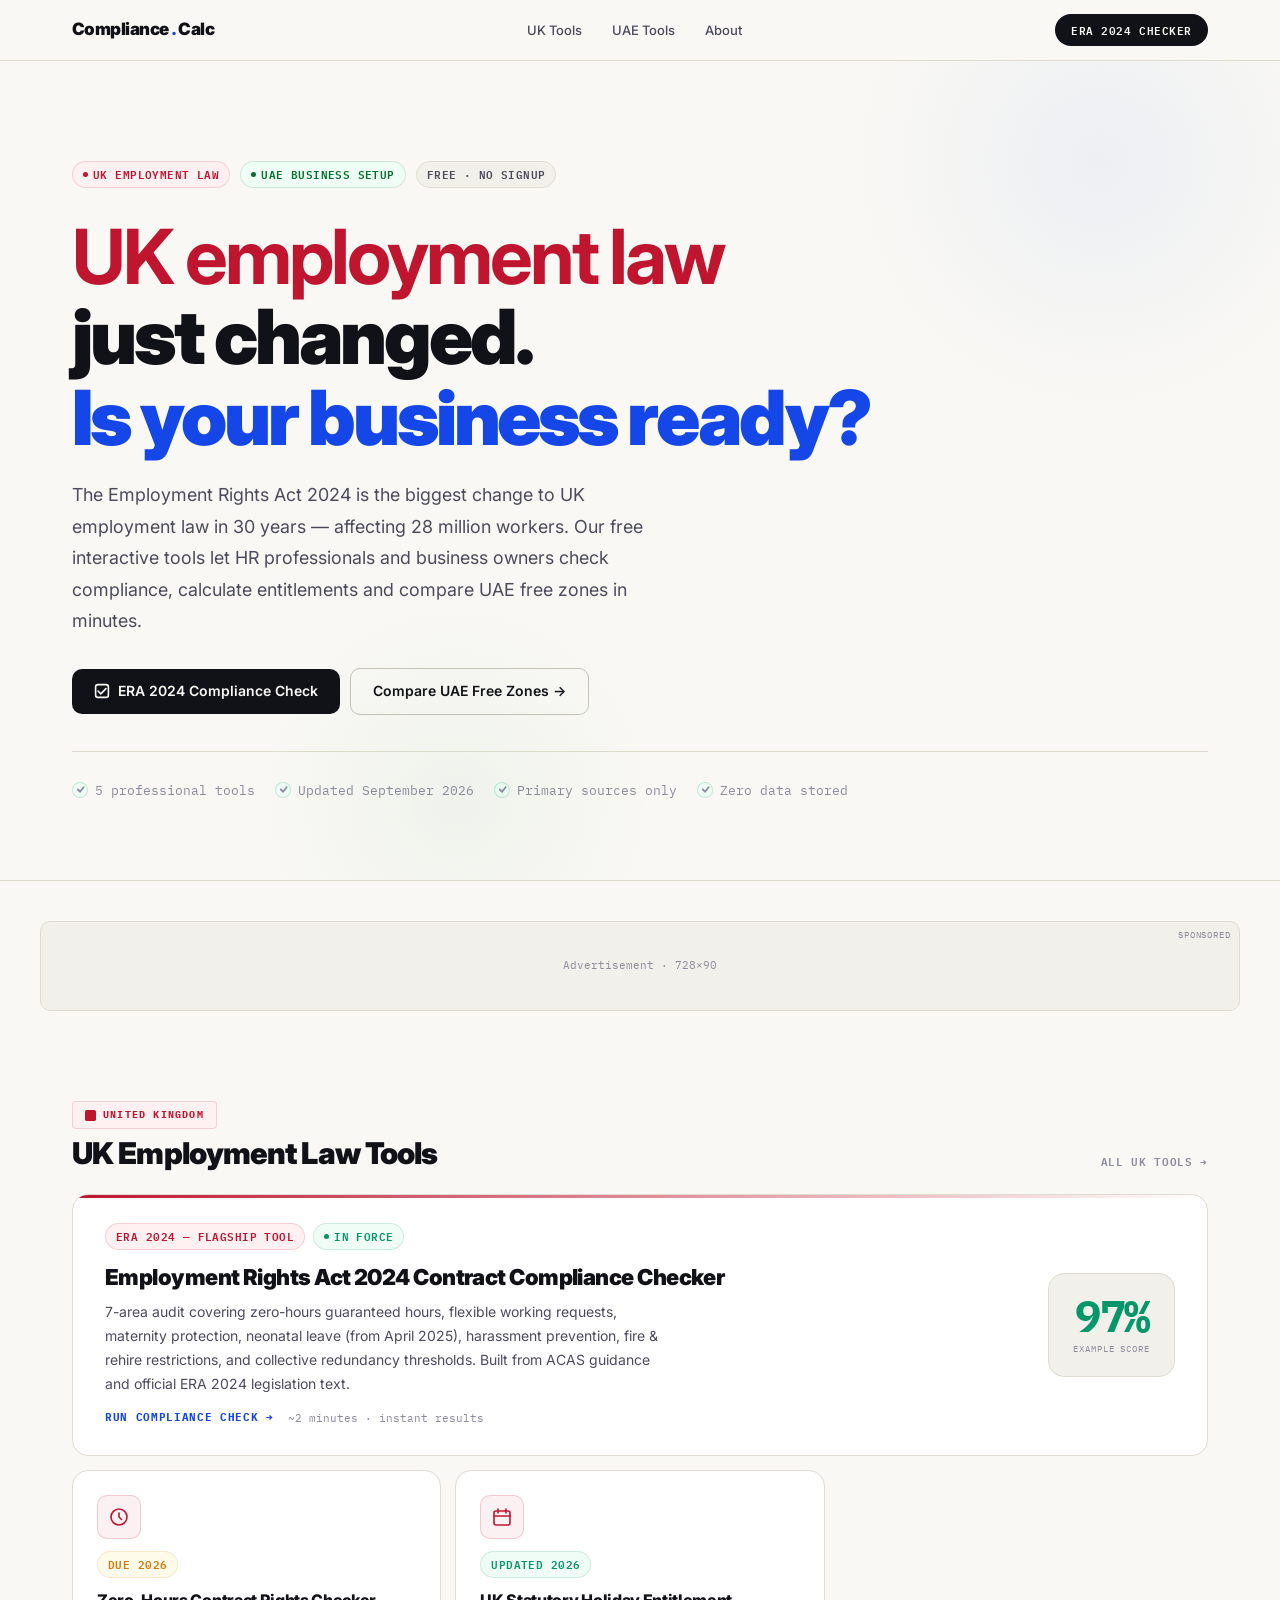
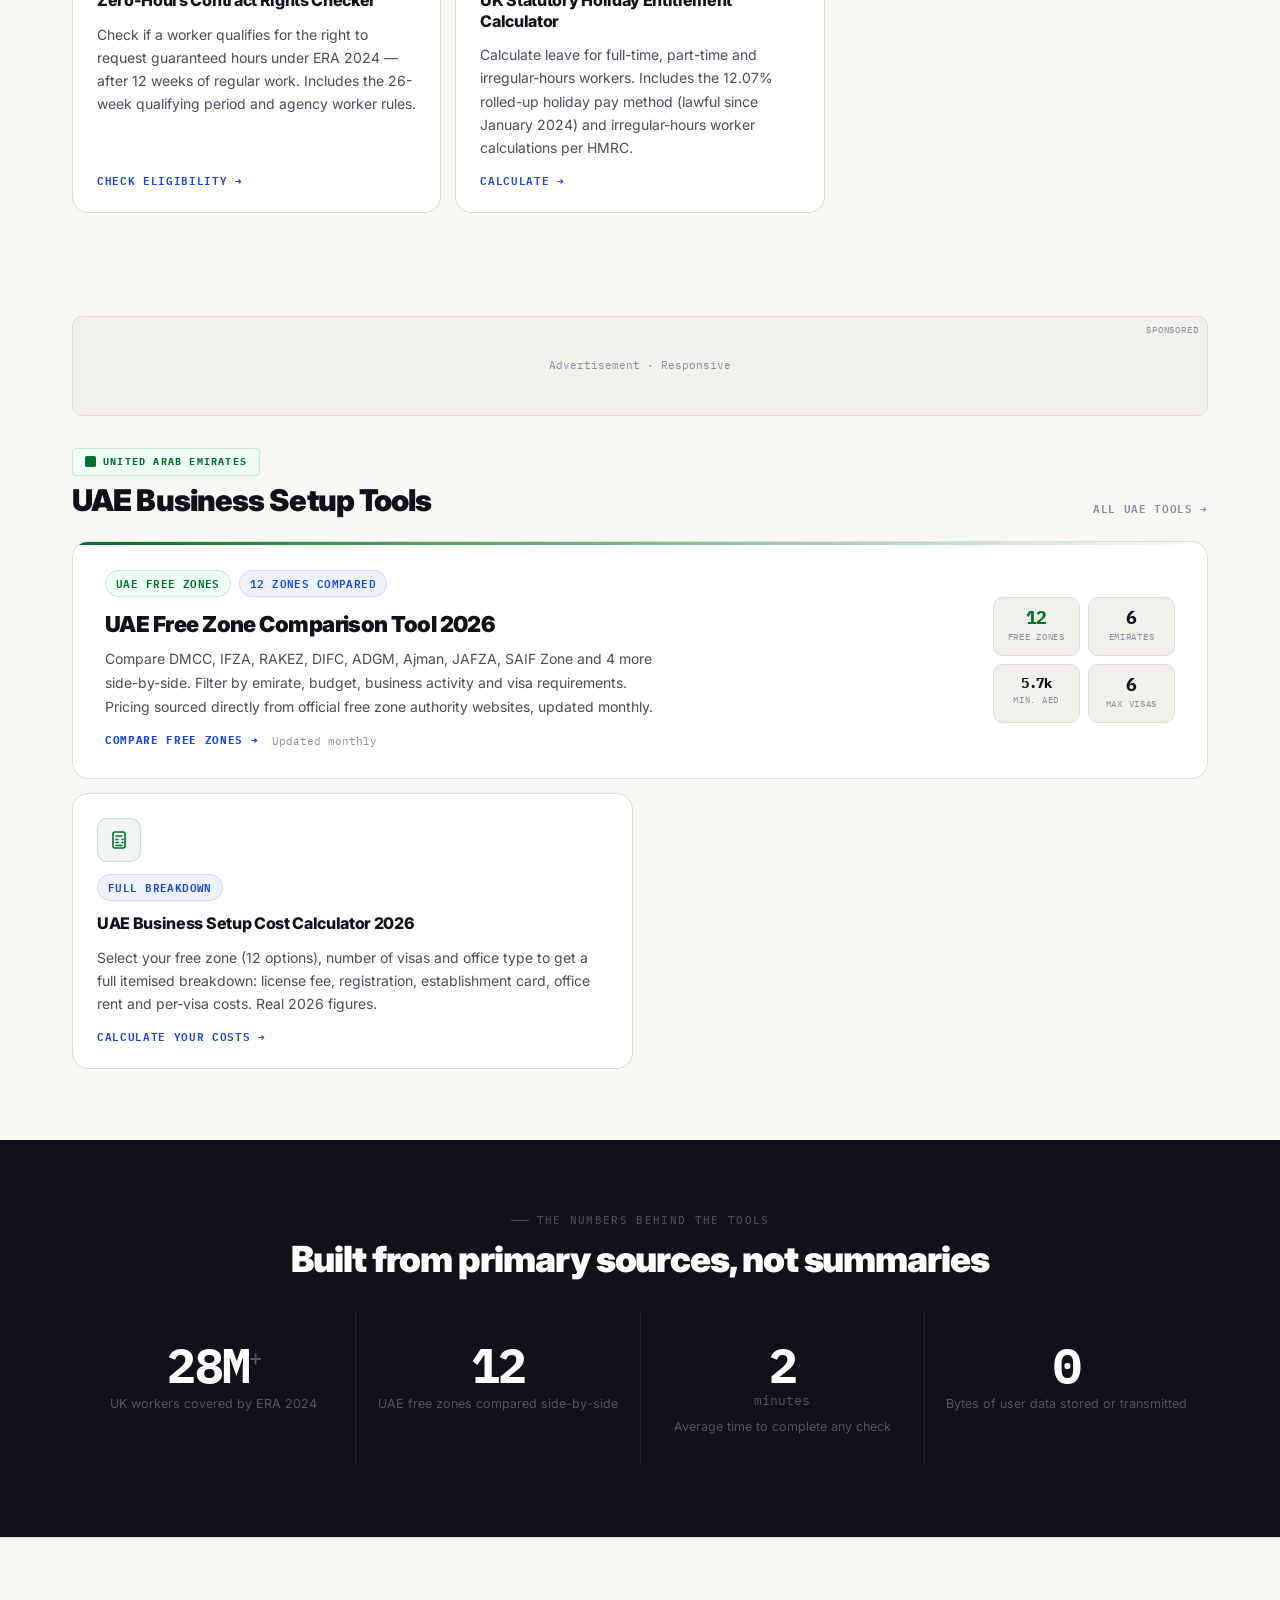
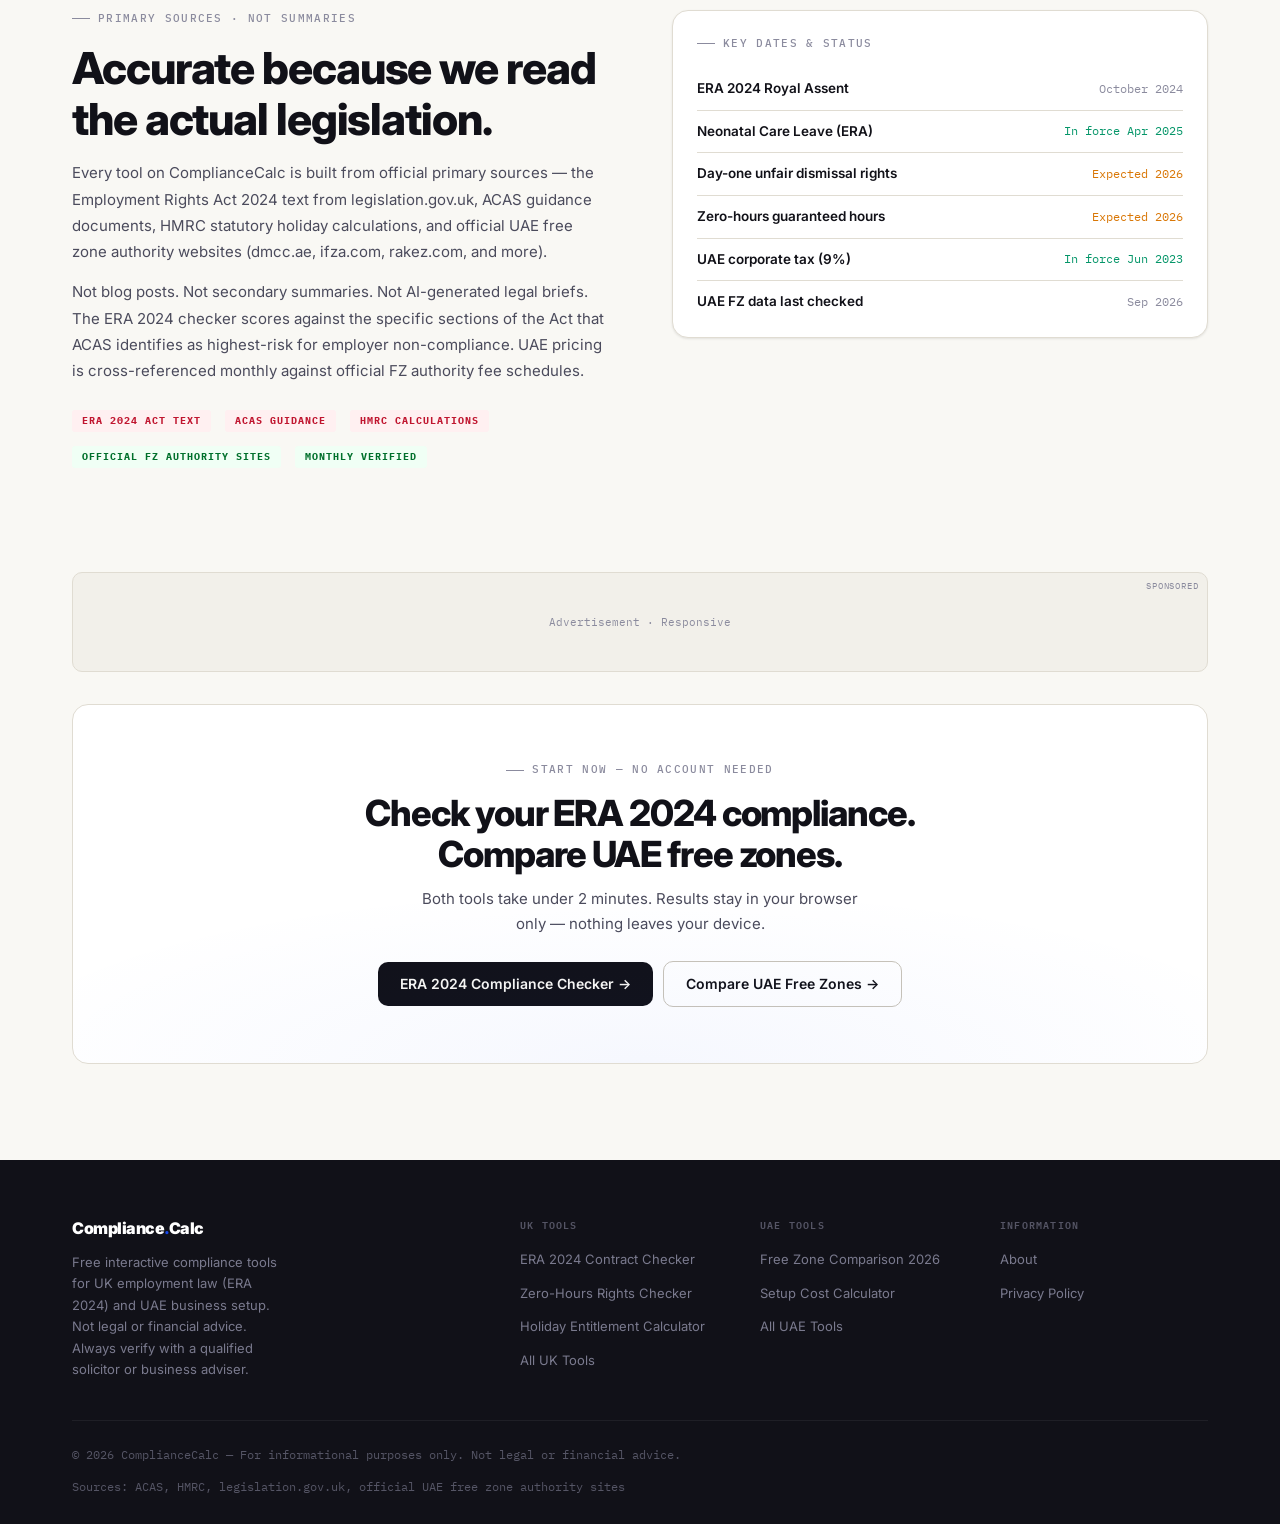
<file: index.html>
<!DOCTYPE html>
<html lang="en">
<head>
<meta charset="UTF-8">
<meta name="viewport" content="width=device-width,initial-scale=1">
<title>ComplianceCalc — Free UK Employment Law & UAE Business Setup Tools 2026</title>
<meta name="description" content="Free interactive compliance tools for UK employment law and UAE business setup. ERA 2024 contract checker, holiday entitlement calculator, zero-hours rights checker, UAE free zone comparison and setup cost calculator.">
<link rel="canonical" href="https://YOUR-DOMAIN.com/">
<meta name="robots" content="index,follow">
<meta property="og:title" content="ComplianceCalc — Free UK Employment & UAE Business Setup Tools">
<meta property="og:description" content="Interactive compliance tools for UK employment law (ERA 2024) and UAE business setup. Free, instant, no signup required.">
<meta property="og:type" content="website">
<meta property="og:url" content="https://YOUR-DOMAIN.com/">
<link rel="preconnect" href="https://fonts.googleapis.com">
<link rel="preconnect" href="https://fonts.gstatic.com" crossorigin>
<link href="https://fonts.googleapis.com/css2?family=Inter:wght@400;500;600;700;800;900&family=IBM+Plex+Mono:wght@400;500;600;700&display=swap" rel="stylesheet">
<link rel="stylesheet" href="/shared/styles.css">
<script type="application/ld+json">
{"@context":"https://schema.org","@type":"WebSite","name":"ComplianceCalc","url":"https://YOUR-DOMAIN.com","description":"Free interactive compliance tools for UK employment law and UAE business setup","potentialAction":{"@type":"SearchAction","target":"https://YOUR-DOMAIN.com/?q={search_term_string}","query-input":"required name=search_term_string"}}
</script>
<script type="application/ld+json">
{"@context":"https://schema.org","@type":"ItemList","name":"ComplianceCalc Tools","itemListElement":[{"@type":"ListItem","position":1,"item":{"@type":"SoftwareApplication","name":"Employment Rights Act 2024 Contract Compliance Checker","url":"https://YOUR-DOMAIN.com/uk/era-2024-contract-checker","applicationCategory":"BusinessApplication","offers":{"@type":"Offer","price":"0","priceCurrency":"GBP"}}},{"@type":"ListItem","position":2,"item":{"@type":"SoftwareApplication","name":"UAE Free Zone Comparison Tool 2026","url":"https://YOUR-DOMAIN.com/uae/free-zone-comparison","applicationCategory":"BusinessApplication","offers":{"@type":"Offer","price":"0","priceCurrency":"AED"}}},{"@type":"ListItem","position":3,"item":{"@type":"SoftwareApplication","name":"Zero-Hours Contract Rights Checker","url":"https://YOUR-DOMAIN.com/uk/zero-hours-rights-checker","applicationCategory":"BusinessApplication","offers":{"@type":"Offer","price":"0","priceCurrency":"GBP"}}},{"@type":"ListItem","position":4,"item":{"@type":"SoftwareApplication","name":"UK Holiday Entitlement Calculator 2026","url":"https://YOUR-DOMAIN.com/uk/holiday-entitlement-calculator","applicationCategory":"BusinessApplication","offers":{"@type":"Offer","price":"0","priceCurrency":"GBP"}}},{"@type":"ListItem","position":5,"item":{"@type":"SoftwareApplication","name":"UAE Business Setup Cost Calculator 2026","url":"https://YOUR-DOMAIN.com/uae/business-setup-cost-calculator","applicationCategory":"BusinessApplication","offers":{"@type":"Offer","price":"0","priceCurrency":"AED"}}}]}
</script>
<style>
/* ── Homepage-specific ── */
.home-hero{
  padding:clamp(56px,8vw,100px) 0 clamp(48px,7vw,80px);
  border-bottom:1px solid var(--border);
  position:relative;
  overflow:hidden;
}
.home-hero::before{
  content:'';
  position:absolute;top:-160px;right:-80px;
  width:520px;height:520px;
  background:radial-gradient(ellipse at center,rgba(21,71,232,.05) 0%,transparent 68%);
  pointer-events:none;
}
.home-hero::after{
  content:'';
  position:absolute;bottom:-120px;left:20%;
  width:400px;height:400px;
  background:radial-gradient(ellipse at center,rgba(0,112,44,.04) 0%,transparent 70%);
  pointer-events:none;
}
.hero-kicker{display:flex;align-items:center;gap:10px;margin-bottom:28px;flex-wrap:wrap}
.hero-h1{
  font-size:clamp(36px,6vw,76px);
  font-weight:900;
  letter-spacing:-.04em;
  line-height:1.06;
  margin-bottom:22px;
  max-width:820px;
}
.hero-h1 em{font-style:normal;color:var(--accent)}
.hero-h1 strong{color:var(--uk)}
.hero-sub{
  font-size:clamp(15px,1.4vw,18px);
  color:var(--text-2);
  line-height:1.75;
  max-width:580px;
  margin-bottom:32px;
}
.hero-ctas{display:flex;align-items:center;gap:10px;flex-wrap:wrap;margin-bottom:36px}
.hero-proof{
  display:flex;align-items:center;gap:20px;
  padding-top:28px;border-top:1px solid var(--border);
  flex-wrap:wrap;
}
.proof-item{display:flex;align-items:center;gap:7px;font-size:12.5px;color:var(--text-3);font-family:var(--mono)}
.proof-check{
  width:16px;height:16px;border-radius:50%;
  background:var(--pass-bg);border:1px solid rgba(5,150,105,.2);
  display:flex;align-items:center;justify-content:center;flex-shrink:0;
}

/* Tool section */
.tools-section{padding:clamp(44px,5.5vw,72px) 0}
.region-header{
  display:flex;align-items:flex-end;justify-content:space-between;
  gap:16px;margin-bottom:24px;flex-wrap:wrap;
}
.region-badge{
  display:inline-flex;align-items:center;gap:7px;
  font-family:var(--mono);font-size:10px;font-weight:700;
  letter-spacing:.12em;text-transform:uppercase;
  padding:5px 12px;border-radius:4px;margin-bottom:8px;
}
.region-badge.uk{background:#fff0f1;color:var(--uk);border:1px solid rgba(192,21,47,.15)}
.region-badge.uae{background:#f0fff5;color:var(--uae);border:1px solid rgba(0,112,44,.15)}
.region-title{font-size:clamp(20px,2.8vw,30px);font-weight:900;letter-spacing:-.03em;line-height:1.1}
.region-link{
  font-family:var(--mono);font-size:11px;font-weight:600;
  letter-spacing:.06em;text-transform:uppercase;
  color:var(--text-3);display:flex;align-items:center;gap:6px;
  transition:color .15s;white-space:nowrap;
}
.region-link:hover{color:var(--accent)}

/* Tool grid */
.tools-grid{display:grid;gap:14px}
.tools-grid-3{grid-template-columns:repeat(3,1fr);grid-template-rows:auto auto}
.tools-grid-2{grid-template-columns:1fr 1fr}
@media(max-width:880px){.tools-grid-3{grid-template-columns:1fr 1fr}}
@media(max-width:580px){.tools-grid-3,.tools-grid-2{grid-template-columns:1fr}}

/* Featured card */
.featured-card{
  background:var(--bg-white);
  border:1.5px solid var(--border);
  border-radius:var(--radius-lg);
  padding:28px 32px;
  display:flex;align-items:center;justify-content:space-between;
  gap:28px;flex-wrap:wrap;
  grid-column:1/-1;
  transition:border-color .18s,box-shadow .18s,transform .1s;
  color:inherit;
  position:relative;
  overflow:hidden;
}
.featured-card::before{
  content:'';position:absolute;top:0;left:0;right:0;height:3px;
}
.featured-card.fc-uk::before{background:linear-gradient(90deg,var(--uk),rgba(192,21,47,0))}
.featured-card.fc-uae::before{background:linear-gradient(90deg,var(--uae),rgba(0,112,44,0))}
.featured-card:hover{border-color:var(--border-dark);box-shadow:var(--shadow);transform:translateY(-2px)}
.fc-body{flex:1;min-width:240px}
.fc-meta{display:flex;align-items:center;gap:8px;margin-bottom:14px;flex-wrap:wrap}
.fc-title{font-size:clamp(17px,2.2vw,22px);font-weight:900;letter-spacing:-.025em;line-height:1.2;margin-bottom:10px;color:var(--text)}
.fc-desc{font-size:14px;color:var(--text-2);line-height:1.7;max-width:560px}
.fc-footer{display:flex;align-items:center;gap:14px;margin-top:14px}
.fc-cta{font-family:var(--mono);font-size:11px;font-weight:700;letter-spacing:.06em;text-transform:uppercase;color:var(--accent)}
.fc-time{font-family:var(--mono);font-size:10.5px;color:var(--text-3)}
.fc-visual{flex-shrink:0}
/* Score ring mock */
.score-mock{
  text-align:center;padding:20px 24px;
  background:var(--bg-muted);
  border-radius:var(--radius-lg);
  border:1px solid var(--border);
  min-width:120px;
}
.score-mock-num{
  font-family:var(--mono);font-size:44px;font-weight:700;
  letter-spacing:-.04em;line-height:1;color:var(--pass);
}
.score-mock-label{
  font-family:var(--mono);font-size:9px;
  text-transform:uppercase;letter-spacing:.1em;
  color:var(--text-3);margin-top:4px;
}
/* Stat grid mock */
.stat-grid-mock{display:grid;grid-template-columns:1fr 1fr;gap:8px}
.stat-cell{
  padding:11px 14px;text-align:center;
  background:var(--bg-muted);border-radius:var(--radius);
  border:1px solid var(--border);
}
.stat-cell-num{font-family:var(--mono);font-size:18px;font-weight:700;color:var(--text);letter-spacing:-.03em;line-height:1}
.stat-cell-lbl{font-family:var(--mono);font-size:9px;text-transform:uppercase;letter-spacing:.08em;color:var(--text-3);margin-top:3px}

/* Stats section */
.stats-section{background:var(--bg-ink);padding:clamp(44px,6vw,72px) 0}
.stats-grid{display:grid;grid-template-columns:repeat(4,1fr);gap:1px;background:rgba(255,255,255,.07)}
@media(max-width:640px){.stats-grid{grid-template-columns:repeat(2,1fr)}}
.stat-block{padding:28px 20px;text-align:center;background:var(--bg-ink)}
.stat-num{font-family:var(--mono);font-size:clamp(26px,4.5vw,48px);font-weight:700;letter-spacing:-.04em;color:#fff;line-height:1}
.stat-unit{font-family:var(--mono);font-size:13px;color:#555565;margin-top:2px}
.stat-desc{font-size:12.5px;color:#555565;margin-top:5px}

/* About strip */
.about-strip{padding:clamp(44px,6vw,72px) 0;border-top:1px solid var(--border)}
.about-grid{display:grid;grid-template-columns:1fr 1fr;gap:clamp(36px,5vw,72px);align-items:start}
@media(max-width:720px){.about-grid{grid-template-columns:1fr}}
.about-tag{display:inline-flex;align-items:center;gap:6px;font-family:var(--mono);font-size:10px;font-weight:700;letter-spacing:.1em;text-transform:uppercase;padding:3px 10px;border-radius:3px;margin:6px 6px 0 0}
.about-tag.uk{background:#fff0f1;color:var(--uk)}
.about-tag.uae{background:#f0fff5;color:var(--uae)}
.ref-card{background:var(--bg-white);border:1px solid var(--border);border-radius:var(--radius-lg);padding:24px;box-shadow:var(--shadow-sm)}
.ref-row{display:flex;justify-content:space-between;align-items:center;padding:10px 0;border-bottom:1px solid var(--border);gap:12px}
.ref-row:last-child{border-bottom:none;padding-bottom:0}
.ref-key{font-size:13.5px;font-weight:600;color:var(--text)}
.ref-val{font-family:var(--mono);font-size:11.5px;color:var(--text-3);text-align:right;flex-shrink:0}
.ref-val.pass{color:var(--pass)}
.ref-val.warn{color:var(--warn)}

/* CTA box */
.cta-box{
  background:var(--bg-white);border:1.5px solid var(--border);
  border-radius:var(--radius-lg);padding:clamp(36px,5vw,56px);
  text-align:center;margin:0 0 clamp(44px,6vw,72px);
  position:relative;overflow:hidden;
}
.cta-box::before{
  content:'';position:absolute;inset:0;
  background:radial-gradient(ellipse 60% 50% at 50% 100%,rgba(21,71,232,.04),transparent);
  pointer-events:none;
}
.cta-box h2{font-size:clamp(22px,3.2vw,36px);letter-spacing:-.03em;margin-bottom:10px}
.cta-box p{color:var(--text-2);max-width:460px;margin:0 auto 24px;font-size:15px;line-height:1.7}
</style>
</head>
<body>
<a href="#main" class="skip-link">Skip to main content</a>

<nav class="site-nav" role="navigation" aria-label="Main">
  <div class="container nav-inner">
    <a href="/" class="nav-logo" aria-label="ComplianceCalc home">Compliance<span class="dot">.</span>Calc</a>
    <ul class="nav-links" id="nav-menu" role="list">
      <li><a href="/uk" class="nav-link">UK Tools</a></li>
      <li><a href="/uae" class="nav-link">UAE Tools</a></li>
      <li><a href="/about" class="nav-link">About</a></li>
    </ul>
    <a href="/uk/era-2024-contract-checker" class="nav-cta">ERA 2024 Checker</a>
    <button class="nav-mobile-toggle" id="nav-toggle" aria-label="Open menu" aria-expanded="false">
      <svg width="20" height="20" viewBox="0 0 20 20" fill="none"><rect y="4" width="20" height="2" rx="1" fill="currentColor"/><rect y="9" width="20" height="2" rx="1" fill="currentColor"/><rect y="14" width="20" height="2" rx="1" fill="currentColor"/></svg>
    </button>
  </div>
</nav>

<main id="main">

<!-- HERO -->
<section class="home-hero">
  <div class="container">
    <div class="hero-kicker" data-enter>
      <span class="badge badge-uk"><span class="dot"></span>UK Employment Law</span>
      <span class="badge badge-uae"><span class="dot"></span>UAE Business Setup</span>
      <span class="badge badge-neutral">Free · No Signup</span>
    </div>
    <h1 class="hero-h1" data-enter data-enter-delay="1">
      <strong>UK employment law</strong><br>just changed.<br><em>Is your business ready?</em>
    </h1>
    <p class="hero-sub" data-enter data-enter-delay="2">The Employment Rights Act 2024 is the biggest change to UK employment law in 30 years — affecting 28 million workers. Our free interactive tools let HR professionals and business owners check compliance, calculate entitlements and compare UAE free zones in minutes.</p>
    <div class="hero-ctas" data-enter data-enter-delay="3">
      <a href="/uk/era-2024-contract-checker" class="btn btn-primary">
        <svg width="16" height="16" viewBox="0 0 20 20" fill="none" stroke="currentColor" stroke-width="2" stroke-linecap="round"><path d="M5 10l3.5 3.5L15 7"/><rect x="2" y="2" width="16" height="16" rx="3"/></svg>
        ERA 2024 Compliance Check
      </a>
      <a href="/uae/free-zone-comparison" class="btn btn-outline">
        Compare UAE Free Zones →
      </a>
    </div>
    <div class="hero-proof" data-enter data-enter-delay="4">
      <div class="proof-item">
        <div class="proof-check"><svg width="9" height="9" viewBox="0 0 10 10" fill="none" stroke="currentColor" stroke-width="2" stroke-linecap="round"><path d="M2 5l2.5 2.5 4-5"/></svg></div>
        5 professional tools
      </div>
      <div class="proof-item">
        <div class="proof-check"><svg width="9" height="9" viewBox="0 0 10 10" fill="none" stroke="currentColor" stroke-width="2" stroke-linecap="round"><path d="M2 5l2.5 2.5 4-5"/></svg></div>
        Updated September 2026
      </div>
      <div class="proof-item">
        <div class="proof-check"><svg width="9" height="9" viewBox="0 0 10 10" fill="none" stroke="currentColor" stroke-width="2" stroke-linecap="round"><path d="M2 5l2.5 2.5 4-5"/></svg></div>
        Primary sources only
      </div>
      <div class="proof-item">
        <div class="proof-check"><svg width="9" height="9" viewBox="0 0 10 10" fill="none" stroke="currentColor" stroke-width="2" stroke-linecap="round"><path d="M2 5l2.5 2.5 4-5"/></svg></div>
        Zero data stored
      </div>
    </div>
  </div>
</section>

<!-- AD ZONE -->
<div class="container" style="padding:20px 0 0">
  <div class="ad-zone ad-zone--leaderboard" aria-label="Advertisement">
    <div class="ad-zone-placeholder">Advertisement · 728×90</div>
  </div>
</div>

<!-- UK TOOLS -->
<section class="tools-section">
  <div class="container">
    <div class="region-header" data-enter>
      <div>
        <div class="region-badge uk">
          <svg width="11" height="11" viewBox="0 0 12 12" fill="currentColor"><rect width="12" height="12" rx="2"/></svg>
          United Kingdom
        </div>
        <h2 class="region-title">UK Employment Law Tools</h2>
      </div>
      <a href="/uk" class="region-link">All UK tools →</a>
    </div>

    <div class="tools-grid tools-grid-3">

      <!-- ERA 2024 — Featured -->
      <a href="/uk/era-2024-contract-checker" class="featured-card fc-uk" data-enter>
        <div class="fc-body">
          <div class="fc-meta">
            <span class="badge badge-uk">ERA 2024 — Flagship Tool</span>
            <span class="badge badge-pass"><span class="dot"></span>In force</span>
          </div>
          <h3 class="fc-title">Employment Rights Act 2024 Contract Compliance Checker</h3>
          <p class="fc-desc">7-area audit covering zero-hours guaranteed hours, flexible working requests, maternity protection, neonatal leave (from April 2025), harassment prevention, fire &amp; rehire restrictions, and collective redundancy thresholds. Built from ACAS guidance and official ERA 2024 legislation text.</p>
          <div class="fc-footer">
            <span class="fc-cta">Run compliance check →</span>
            <span class="fc-time">~2 minutes · instant results</span>
          </div>
        </div>
        <div class="fc-visual">
          <div class="score-mock">
            <div class="score-mock-num">97%</div>
            <div class="score-mock-label">Example score</div>
          </div>
        </div>
      </a>

      <!-- Zero-hours -->
      <a href="/uk/zero-hours-rights-checker" class="tool-card" style="color:inherit" data-enter data-enter-delay="1">
        <div class="tc-icon tc-icon--uk">
          <svg width="20" height="20" viewBox="0 0 20 20" fill="none" stroke="currentColor" stroke-width="1.6" stroke-linecap="round">
            <circle cx="10" cy="10" r="8"/>
            <path d="M10 6v4l2.5 2.5"/>
          </svg>
        </div>
        <span class="badge badge-warn" style="align-self:flex-start">Due 2026</span>
        <h3 class="tc-title">Zero-Hours Contract Rights Checker</h3>
        <p class="tc-desc">Check if a worker qualifies for the right to request guaranteed hours under ERA 2024 — after 12 weeks of regular work. Includes the 26-week qualifying period and agency worker rules.</p>
        <span class="tc-link">Check eligibility →</span>
      </a>

      <!-- Holiday calculator -->
      <a href="/uk/holiday-entitlement-calculator" class="tool-card" style="color:inherit" data-enter data-enter-delay="2">
        <div class="tc-icon tc-icon--uk">
          <svg width="20" height="20" viewBox="0 0 20 20" fill="none" stroke="currentColor" stroke-width="1.6" stroke-linecap="round">
            <rect x="2" y="4" width="16" height="14" rx="2"/>
            <path d="M14 2v4M6 2v4M2 9h16"/>
          </svg>
        </div>
        <span class="badge badge-pass" style="align-self:flex-start">Updated 2026</span>
        <h3 class="tc-title">UK Statutory Holiday Entitlement Calculator</h3>
        <p class="tc-desc">Calculate leave for full-time, part-time and irregular-hours workers. Includes the 12.07% rolled-up holiday pay method (lawful since January 2024) and irregular-hours worker calculations per HMRC.</p>
        <span class="tc-link">Calculate →</span>
      </a>

    </div>
  </div>
</section>

<!-- AD ZONE -->
<div class="container">
  <div class="ad-zone ad-zone--in-content" aria-label="Advertisement">
    <div class="ad-zone-placeholder">Advertisement · Responsive</div>
  </div>
</div>

<!-- UAE TOOLS -->
<section class="tools-section" style="padding-top:0">
  <div class="container">
    <div class="region-header" data-enter>
      <div>
        <div class="region-badge uae">
          <svg width="11" height="11" viewBox="0 0 12 12" fill="currentColor"><rect width="12" height="12" rx="2"/></svg>
          United Arab Emirates
        </div>
        <h2 class="region-title">UAE Business Setup Tools</h2>
      </div>
      <a href="/uae" class="region-link">All UAE tools →</a>
    </div>

    <div class="tools-grid tools-grid-2">

      <!-- UAE Free Zone — Featured -->
      <a href="/uae/free-zone-comparison" class="featured-card fc-uae" data-enter>
        <div class="fc-body">
          <div class="fc-meta">
            <span class="badge badge-uae">UAE Free Zones</span>
            <span class="badge badge-blue">12 zones compared</span>
          </div>
          <h3 class="fc-title">UAE Free Zone Comparison Tool 2026</h3>
          <p class="fc-desc">Compare DMCC, IFZA, RAKEZ, DIFC, ADGM, Ajman, JAFZA, SAIF Zone and 4 more side-by-side. Filter by emirate, budget, business activity and visa requirements. Pricing sourced directly from official free zone authority websites, updated monthly.</p>
          <div class="fc-footer">
            <span class="fc-cta">Compare free zones →</span>
            <span class="fc-time">Updated monthly</span>
          </div>
        </div>
        <div class="fc-visual">
          <div class="stat-grid-mock">
            <div class="stat-cell">
              <div class="stat-cell-num" style="color:var(--uae)">12</div>
              <div class="stat-cell-lbl">Free zones</div>
            </div>
            <div class="stat-cell">
              <div class="stat-cell-num">6</div>
              <div class="stat-cell-lbl">Emirates</div>
            </div>
            <div class="stat-cell">
              <div class="stat-cell-num" style="font-size:14px">5.7k</div>
              <div class="stat-cell-lbl">Min. AED</div>
            </div>
            <div class="stat-cell">
              <div class="stat-cell-num">6</div>
              <div class="stat-cell-lbl">Max visas</div>
            </div>
          </div>
        </div>
      </a>

      <!-- UAE Cost Calculator -->
      <a href="/uae/business-setup-cost-calculator" class="tool-card" style="color:inherit" data-enter data-enter-delay="1">
        <div class="tc-icon tc-icon--uae">
          <svg width="20" height="20" viewBox="0 0 20 20" fill="none" stroke="currentColor" stroke-width="1.6" stroke-linecap="round">
            <rect x="4" y="2" width="12" height="16" rx="2"/>
            <path d="M7 6h6M7 9.5h2m4 0h1M7 12.5h2m4 0h1M7 15.5h6"/>
          </svg>
        </div>
        <span class="badge badge-blue" style="align-self:flex-start">Full breakdown</span>
        <h3 class="tc-title">UAE Business Setup Cost Calculator 2026</h3>
        <p class="tc-desc">Select your free zone (12 options), number of visas and office type to get a full itemised breakdown: license fee, registration, establishment card, office rent and per-visa costs. Real 2026 figures.</p>
        <span class="tc-link">Calculate your costs →</span>
      </a>

    </div>
  </div>
</section>

<!-- STATS -->
<section class="stats-section" data-enter>
  <div class="container">
    <div style="text-align:center;margin-bottom:32px">
      <div class="t-eye" style="justify-content:center;color:#4b4b5c;margin-bottom:10px">The numbers behind the tools</div>
      <h2 style="font-size:clamp(22px,3vw,36px);letter-spacing:-.03em;color:#fff;font-weight:900">Built from primary sources, not summaries</h2>
    </div>
    <div class="stats-grid">
      <div class="stat-block">
        <div class="stat-num">28M<span style="font-size:.45em;vertical-align:super;font-weight:400;color:#555565">+</span></div>
        <div class="stat-desc">UK workers covered by ERA 2024</div>
      </div>
      <div class="stat-block">
        <div class="stat-num">12</div>
        <div class="stat-desc">UAE free zones compared side-by-side</div>
      </div>
      <div class="stat-block">
        <div class="stat-num">2</div>
        <div class="stat-unit">minutes</div>
        <div class="stat-desc">Average time to complete any check</div>
      </div>
      <div class="stat-block">
        <div class="stat-num">0</div>
        <div class="stat-desc">Bytes of user data stored or transmitted</div>
      </div>
    </div>
  </div>
</section>

<!-- ABOUT -->
<section class="about-strip">
  <div class="container">
    <div class="about-grid">
      <div data-enter>
        <div class="t-eye mb-16">Primary sources · not summaries</div>
        <h2 class="display-sm" style="margin-bottom:16px">Accurate because we read<br>the actual legislation.</h2>
        <div class="prose" style="margin-bottom:20px">
          <p>Every tool on ComplianceCalc is built from official primary sources — the Employment Rights Act 2024 text from legislation.gov.uk, ACAS guidance documents, HMRC statutory holiday calculations, and official UAE free zone authority websites (dmcc.ae, ifza.com, rakez.com, and more).</p>
          <p>Not blog posts. Not secondary summaries. Not AI-generated legal briefs. The ERA 2024 checker scores against the specific sections of the Act that ACAS identifies as highest-risk for employer non-compliance. UAE pricing is cross-referenced monthly against official FZ authority fee schedules.</p>
        </div>
        <div style="display:flex;flex-wrap:wrap;gap:8px">
          <span class="about-tag uk">ERA 2024 Act text</span>
          <span class="about-tag uk">ACAS guidance</span>
          <span class="about-tag uk">HMRC calculations</span>
          <span class="about-tag uae">Official FZ authority sites</span>
          <span class="about-tag uae">Monthly verified</span>
        </div>
      </div>
      <div data-enter data-enter-delay="1">
        <div class="ref-card">
          <div class="t-eye mb-16">Key dates &amp; status</div>
          <div class="ref-row">
            <span class="ref-key">ERA 2024 Royal Assent</span>
            <span class="ref-val">October 2024</span>
          </div>
          <div class="ref-row">
            <span class="ref-key">Neonatal Care Leave (ERA)</span>
            <span class="ref-val pass">In force Apr 2025</span>
          </div>
          <div class="ref-row">
            <span class="ref-key">Day-one unfair dismissal rights</span>
            <span class="ref-val warn">Expected 2026</span>
          </div>
          <div class="ref-row">
            <span class="ref-key">Zero-hours guaranteed hours</span>
            <span class="ref-val warn">Expected 2026</span>
          </div>
          <div class="ref-row">
            <span class="ref-key">UAE corporate tax (9%)</span>
            <span class="ref-val pass">In force Jun 2023</span>
          </div>
          <div class="ref-row">
            <span class="ref-key">UAE FZ data last checked</span>
            <span class="ref-val">Sep 2026</span>
          </div>
        </div>
      </div>
    </div>
  </div>
</section>

<!-- AD ZONE -->
<div class="container">
  <div class="ad-zone ad-zone--in-content" aria-label="Advertisement">
    <div class="ad-zone-placeholder">Advertisement · Responsive</div>
  </div>
</div>

<!-- CTA -->
<div class="container">
  <div class="cta-box" data-enter>
    <div class="t-eye" style="justify-content:center;margin-bottom:14px">Start now — no account needed</div>
    <h2>Check your ERA 2024 compliance.<br>Compare UAE free zones.</h2>
    <p>Both tools take under 2 minutes. Results stay in your browser only — nothing leaves your device.</p>
    <div style="display:flex;align-items:center;justify-content:center;gap:10px;flex-wrap:wrap">
      <a href="/uk/era-2024-contract-checker" class="btn btn-primary">ERA 2024 Compliance Checker →</a>
      <a href="/uae/free-zone-comparison" class="btn btn-outline">Compare UAE Free Zones →</a>
    </div>
  </div>
</div>

</main>

<footer class="site-footer" role="contentinfo">
  <div class="container">
    <div class="footer-grid">
      <div>
        <div class="footer-logo">Compliance<span class="dot">.</span>Calc</div>
        <p class="footer-tagline">Free interactive compliance tools for UK employment law (ERA 2024) and UAE business setup. Not legal or financial advice. Always verify with a qualified solicitor or business adviser.</p>
      </div>
      <div>
        <div class="footer-col-title">UK Tools</div>
        <ul class="footer-links">
          <li><a href="/uk/era-2024-contract-checker">ERA 2024 Contract Checker</a></li>
          <li><a href="/uk/zero-hours-rights-checker">Zero-Hours Rights Checker</a></li>
          <li><a href="/uk/holiday-entitlement-calculator">Holiday Entitlement Calculator</a></li>
          <li><a href="/uk">All UK Tools</a></li>
        </ul>
      </div>
      <div>
        <div class="footer-col-title">UAE Tools</div>
        <ul class="footer-links">
          <li><a href="/uae/free-zone-comparison">Free Zone Comparison 2026</a></li>
          <li><a href="/uae/business-setup-cost-calculator">Setup Cost Calculator</a></li>
          <li><a href="/uae">All UAE Tools</a></li>
        </ul>
      </div>
      <div>
        <div class="footer-col-title">Information</div>
        <ul class="footer-links">
          <li><a href="/about">About</a></li>
          <li><a href="/privacy">Privacy Policy</a></li>
        </ul>
      </div>
    </div>
    <div class="footer-bottom">
      <span class="footer-note">&copy; 2026 ComplianceCalc &mdash; For informational purposes only. Not legal or financial advice.</span>
      <span class="footer-note">Sources: ACAS, HMRC, legislation.gov.uk, official UAE free zone authority sites</span>
    </div>
  </div>
</footer>

<script src="/shared/scripts.js" defer></script>
</body>
</html>
</file>
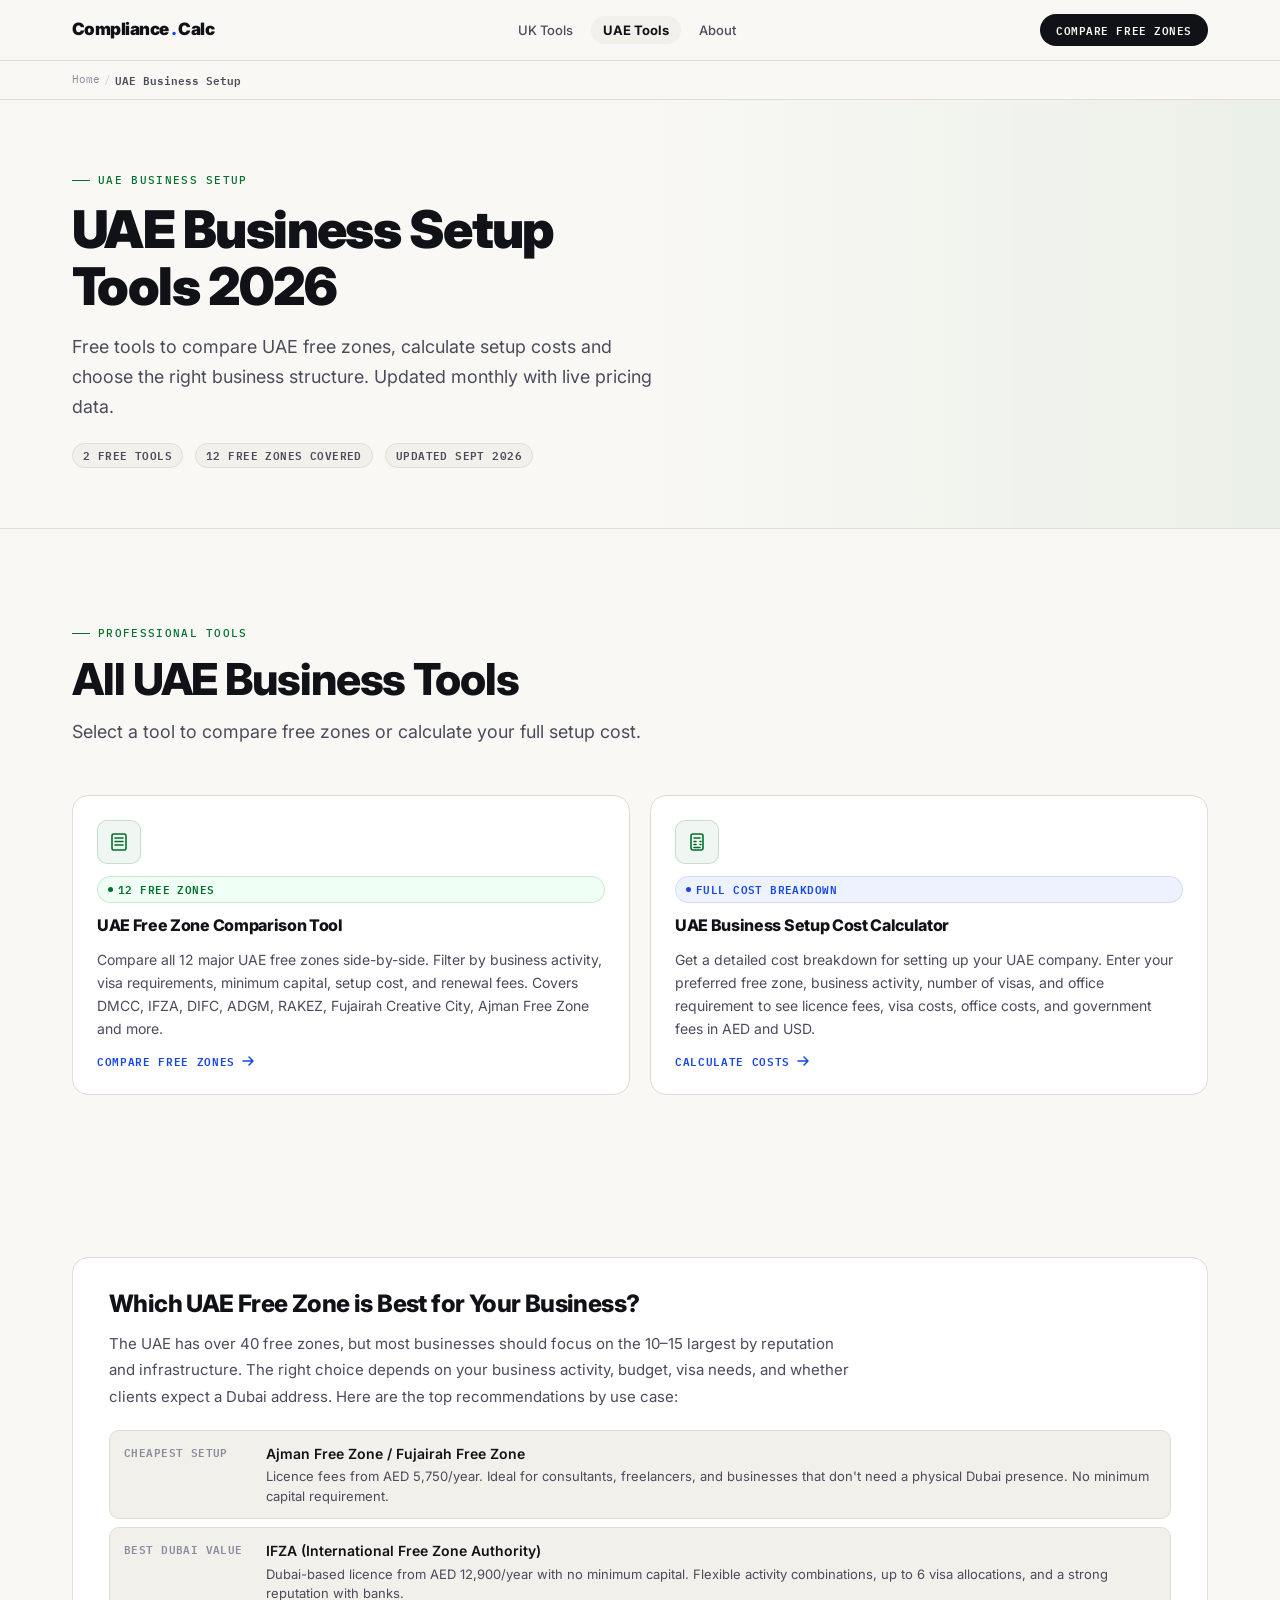
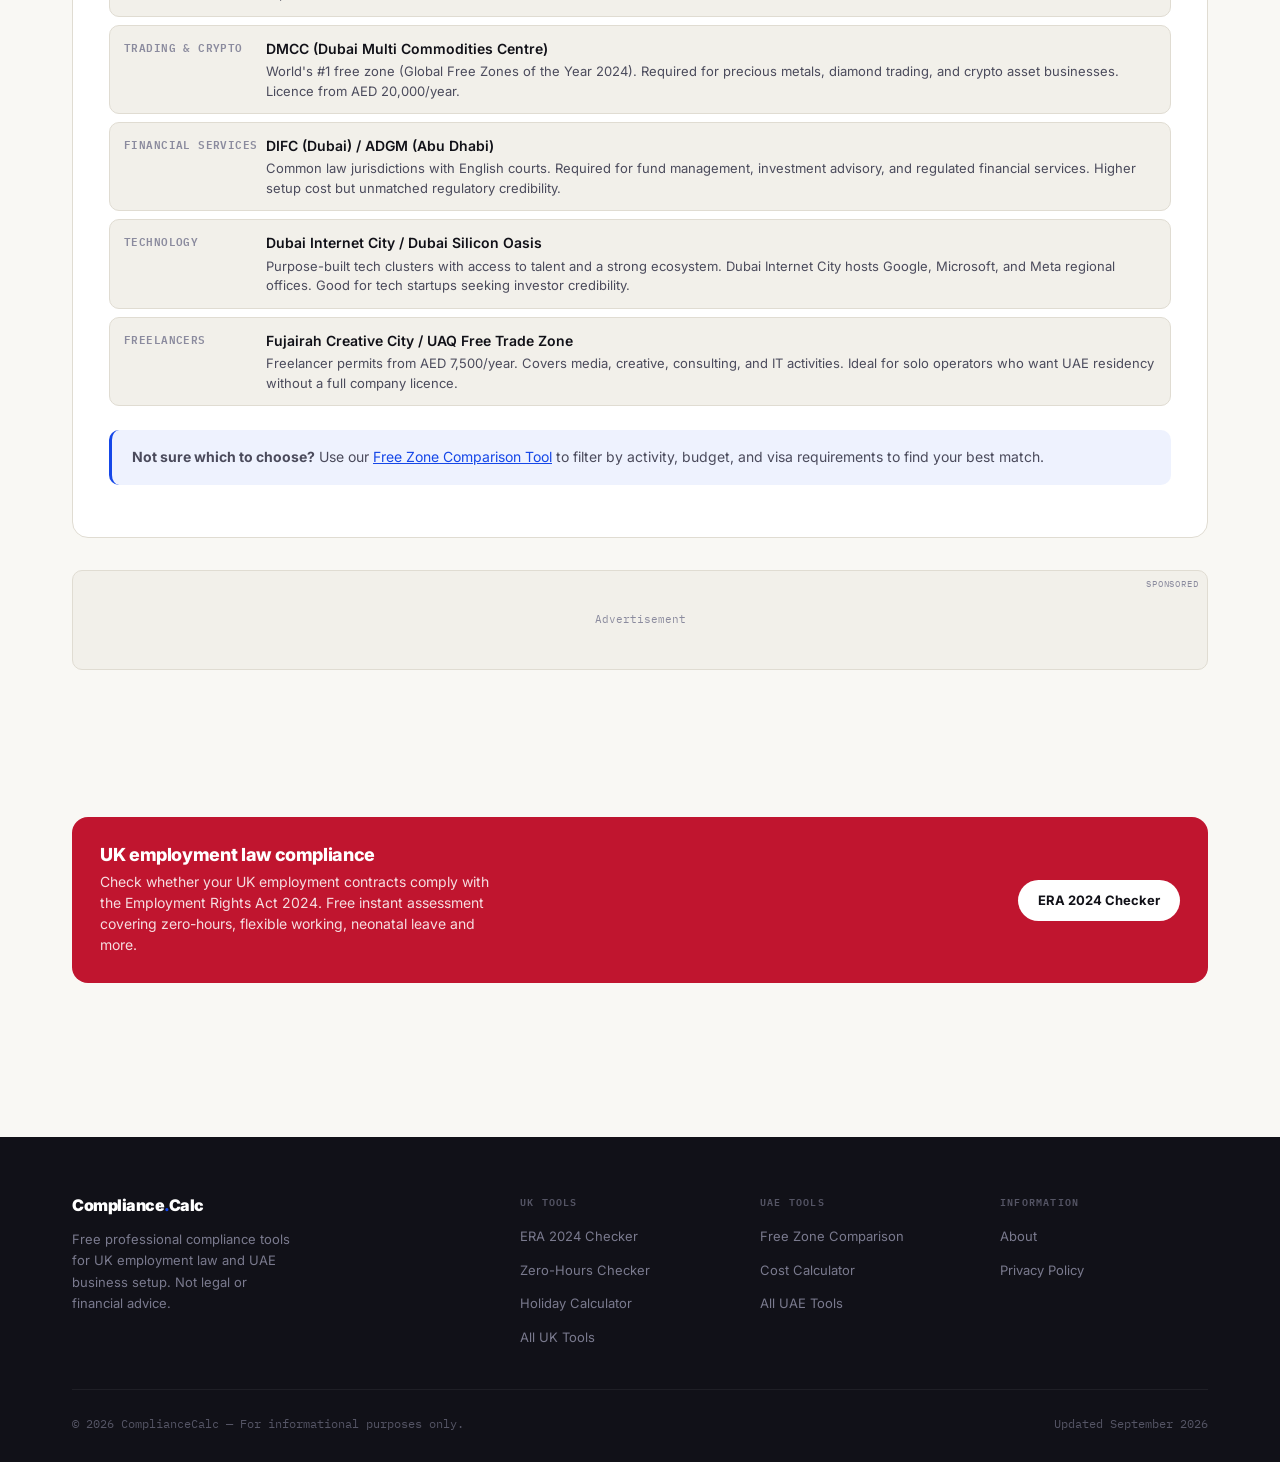
<file: uae/index.html>
<!DOCTYPE html>
<html lang="en">
<head>
<meta charset="UTF-8">
<meta name="viewport" content="width=device-width,initial-scale=1">
<title>UAE Business Setup Tools 2026 | Free Zone Comparison & Cost Calculator | ComplianceCalc</title>
<meta name="description" content="Free UAE business setup tools. Compare 12 UAE free zones, calculate total setup costs, and choose the right business structure. Updated monthly with live pricing data.">
<link rel="canonical" href="https://YOUR-DOMAIN.com/uae">
<meta name="robots" content="index,follow">
<link rel="preconnect" href="https://fonts.googleapis.com">
<link rel="preconnect" href="https://fonts.gstatic.com" crossorigin>
<link href="https://fonts.googleapis.com/css2?family=Inter:wght@400;500;600;700;800;900&family=IBM+Plex+Mono:wght@400;500;600;700&display=swap" rel="stylesheet">
<link rel="stylesheet" href="/shared/styles.css">
<style>
.hub-hero::after{content:'';position:absolute;top:0;right:0;bottom:0;width:50%;background:linear-gradient(to left,rgba(0,112,44,.06),transparent);pointer-events:none}
.content-box{background:var(--bg-white);border:1px solid var(--border);border-radius:var(--radius-lg);padding:32px 36px;margin-top:8px}
.content-box h2{font-size:clamp(18px,2.2vw,24px);font-weight:800;letter-spacing:-.025em;margin-bottom:14px;color:var(--text)}
.zone-rec{display:flex;flex-direction:column;gap:8px}
.zone-rec-item{display:flex;align-items:flex-start;gap:12px;padding:12px 14px;background:var(--bg-muted);border-radius:var(--radius);border:1px solid var(--border)}
.zone-rec-label{font-family:var(--mono);font-size:10.5px;font-weight:600;letter-spacing:.04em;text-transform:uppercase;color:var(--text-3);white-space:nowrap;min-width:130px;margin-top:1px}
.zone-rec-value{font-size:14px;color:var(--text);font-weight:600}
.zone-rec-detail{font-size:13px;color:var(--text-2);line-height:1.5;margin-top:2px}
</style>
<script type="application/ld+json">
{
  "@context":"https://schema.org",
  "@type":"CollectionPage",
  "name":"UAE Business Setup Tools 2026",
  "description":"Free tools to compare UAE free zones, calculate setup costs and choose the right business structure. Updated monthly with live pricing data.",
  "url":"https://YOUR-DOMAIN.com/uae",
  "inLanguage":"en",
  "hasPart":[
    {
      "@type":"SoftwareApplication",
      "name":"UAE Free Zone Comparison Tool",
      "url":"https://YOUR-DOMAIN.com/uae/free-zone-comparison",
      "applicationCategory":"BusinessApplication",
      "offers":{"@type":"Offer","price":"0","priceCurrency":"AED"}
    },
    {
      "@type":"SoftwareApplication",
      "name":"UAE Business Setup Cost Calculator",
      "url":"https://YOUR-DOMAIN.com/uae/business-setup-cost-calculator",
      "applicationCategory":"BusinessApplication",
      "offers":{"@type":"Offer","price":"0","priceCurrency":"AED"}
    }
  ]
}
</script>
</head>
<body>
<a href="#main" class="skip-link">Skip to main content</a>

<nav class="site-nav" role="navigation" aria-label="Main">
  <div class="container nav-inner">
    <a href="/" class="nav-logo">Compliance<span class="dot">.</span>Calc</a>
    <ul class="nav-links" id="nav-menu">
      <li><a href="/uk" class="nav-link">UK Tools</a></li>
      <li><a href="/uae" class="nav-link active">UAE Tools</a></li>
      <li><a href="/about" class="nav-link">About</a></li>
    </ul>
    <a href="/uae/free-zone-comparison" class="nav-cta">Compare Free Zones</a>
    <button class="nav-mobile-toggle" id="nav-toggle" aria-label="Open menu" aria-expanded="false"><svg width="20" height="20" viewBox="0 0 20 20" fill="none"><rect y="4" width="20" height="2" rx="1" fill="currentColor"/><rect y="9" width="20" height="2" rx="1" fill="currentColor"/><rect y="14" width="20" height="2" rx="1" fill="currentColor"/></svg></button>
  </div>
</nav>

<div class="breadcrumb-bar" aria-label="Breadcrumb">
  <div class="container">
    <ol class="breadcrumb-list">
      <li><a href="/">Home</a></li>
      <li class="sep">/</li>
      <li>UAE Business Setup</li>
    </ol>
  </div>
</div>

<main id="main">

  <div class="hub-hero">
    <div class="container hub-hero-content">
      <div class="t-eye uae" data-enter data-enter-delay="0">UAE Business Setup</div>
      <h1 data-enter data-enter-delay="1">UAE Business Setup<br>Tools 2026</h1>
      <p class="lead" data-enter data-enter-delay="2">Free tools to compare UAE free zones, calculate setup costs and choose the right business structure. Updated monthly with live pricing data.</p>
      <div class="flex flex-wrap gap-12 mt-20" data-enter data-enter-delay="3">
        <span class="pill">2 free tools</span>
        <span class="pill">12 free zones covered</span>
        <span class="pill">Updated Sept 2026</span>
      </div>
    </div>
  </div>

  <section class="section" aria-labelledby="tools-heading">
    <div class="container">
      <div class="section-header" data-enter>
        <div class="t-eye uae mb-12">Professional tools</div>
        <h2 id="tools-heading" class="display-sm">All UAE Business Tools</h2>
        <p class="lead mt-12">Select a tool to compare free zones or calculate your full setup cost.</p>
      </div>

      <div class="section-grid section-grid-2">

        <a href="/uae/free-zone-comparison" class="tool-card" data-enter data-enter-delay="1">
          <div class="tc-icon tc-icon--uae">
            <svg width="20" height="20" viewBox="0 0 20 20" fill="none" stroke="currentColor" stroke-width="1.6" stroke-linecap="round"><rect x="3" y="2" width="14" height="16" rx="1.5"/><path d="M6 6h8M6 9.5h8M6 13h8"/></svg>
          </div>
          <span class="badge badge-uae"><span class="dot"></span>12 free zones</span>
          <div class="tc-title">UAE Free Zone Comparison Tool</div>
          <p class="tc-desc">Compare all 12 major UAE free zones side-by-side. Filter by business activity, visa requirements, minimum capital, setup cost, and renewal fees. Covers DMCC, IFZA, DIFC, ADGM, RAKEZ, Fujairah Creative City, Ajman Free Zone and more.</p>
          <div class="tc-link">Compare free zones <svg width="14" height="14" viewBox="0 0 14 14" fill="none"><path d="M2 7h10M8 3l4 4-4 4" stroke="currentColor" stroke-width="1.5" stroke-linecap="round" stroke-linejoin="round"/></svg></div>
        </a>

        <a href="/uae/business-setup-cost-calculator" class="tool-card" data-enter data-enter-delay="2">
          <div class="tc-icon tc-icon--uae">
            <svg width="20" height="20" viewBox="0 0 20 20" fill="none" stroke="currentColor" stroke-width="1.6" stroke-linecap="round"><rect x="4" y="2" width="12" height="16" rx="2"/><path d="M7 6h6M7 9.5h2m4 0h1M7 12.5h2m4 0h1M7 15.5h6"/></svg>
          </div>
          <span class="badge badge-blue"><span class="dot"></span>Full cost breakdown</span>
          <div class="tc-title">UAE Business Setup Cost Calculator</div>
          <p class="tc-desc">Get a detailed cost breakdown for setting up your UAE company. Enter your preferred free zone, business activity, number of visas, and office requirement to see licence fees, visa costs, office costs, and government fees in AED and USD.</p>
          <div class="tc-link">Calculate costs <svg width="14" height="14" viewBox="0 0 14 14" fill="none"><path d="M2 7h10M8 3l4 4-4 4" stroke="currentColor" stroke-width="1.5" stroke-linecap="round" stroke-linejoin="round"/></svg></div>
        </a>

      </div>
    </div>
  </section>

  <section class="section-sm" aria-labelledby="freezone-guide-heading">
    <div class="container">
      <div class="content-box" data-enter>
        <h2 id="freezone-guide-heading">Which UAE Free Zone is Best for Your Business?</h2>
        <div class="prose mb-20">
          <p>The UAE has over 40 free zones, but most businesses should focus on the 10–15 largest by reputation and infrastructure. The right choice depends on your business activity, budget, visa needs, and whether clients expect a Dubai address. Here are the top recommendations by use case:</p>
        </div>
        <div class="zone-rec">
          <div class="zone-rec-item">
            <div class="zone-rec-label">Cheapest setup</div>
            <div>
              <div class="zone-rec-value">Ajman Free Zone / Fujairah Free Zone</div>
              <div class="zone-rec-detail">Licence fees from AED 5,750/year. Ideal for consultants, freelancers, and businesses that don't need a physical Dubai presence. No minimum capital requirement.</div>
            </div>
          </div>
          <div class="zone-rec-item">
            <div class="zone-rec-label">Best Dubai value</div>
            <div>
              <div class="zone-rec-value">IFZA (International Free Zone Authority)</div>
              <div class="zone-rec-detail">Dubai-based licence from AED 12,900/year with no minimum capital. Flexible activity combinations, up to 6 visa allocations, and a strong reputation with banks.</div>
            </div>
          </div>
          <div class="zone-rec-item">
            <div class="zone-rec-label">Trading &amp; crypto</div>
            <div>
              <div class="zone-rec-value">DMCC (Dubai Multi Commodities Centre)</div>
              <div class="zone-rec-detail">World's #1 free zone (Global Free Zones of the Year 2024). Required for precious metals, diamond trading, and crypto asset businesses. Licence from AED 20,000/year.</div>
            </div>
          </div>
          <div class="zone-rec-item">
            <div class="zone-rec-label">Financial services</div>
            <div>
              <div class="zone-rec-value">DIFC (Dubai) / ADGM (Abu Dhabi)</div>
              <div class="zone-rec-detail">Common law jurisdictions with English courts. Required for fund management, investment advisory, and regulated financial services. Higher setup cost but unmatched regulatory credibility.</div>
            </div>
          </div>
          <div class="zone-rec-item">
            <div class="zone-rec-label">Technology</div>
            <div>
              <div class="zone-rec-value">Dubai Internet City / Dubai Silicon Oasis</div>
              <div class="zone-rec-detail">Purpose-built tech clusters with access to talent and a strong ecosystem. Dubai Internet City hosts Google, Microsoft, and Meta regional offices. Good for tech startups seeking investor credibility.</div>
            </div>
          </div>
          <div class="zone-rec-item">
            <div class="zone-rec-label">Freelancers</div>
            <div>
              <div class="zone-rec-value">Fujairah Creative City / UAQ Free Trade Zone</div>
              <div class="zone-rec-detail">Freelancer permits from AED 7,500/year. Covers media, creative, consulting, and IT activities. Ideal for solo operators who want UAE residency without a full company licence.</div>
            </div>
          </div>
        </div>
        <div class="alert alert-info mt-24">
          <strong>Not sure which to choose?</strong> Use our <a href="/uae/free-zone-comparison" style="color:var(--accent);text-decoration:underline">Free Zone Comparison Tool</a> to filter by activity, budget, and visa requirements to find your best match.
        </div>
      </div>

      <div class="ad-zone ad-zone--in-content" aria-label="Advertisement">
        <div class="ad-zone-placeholder">Advertisement</div>
      </div>
    </div>
  </section>

  <section class="section-sm">
    <div class="container" data-enter>
      <div class="cross-strip uae-to-uk">
        <div>
          <h3>UK employment law compliance</h3>
          <p>Check whether your UK employment contracts comply with the Employment Rights Act 2024. Free instant assessment covering zero-hours, flexible working, neonatal leave and more.</p>
        </div>
        <a href="/uk/era-2024-contract-checker" class="btn btn-white">ERA 2024 Checker</a>
      </div>
    </div>
  </section>

</main>

<footer class="site-footer"><div class="container">
  <div class="footer-grid">
    <div><div class="footer-logo">Compliance<span class="dot">.</span>Calc</div><p class="footer-tagline">Free professional compliance tools for UK employment law and UAE business setup. Not legal or financial advice.</p></div>
    <div><div class="footer-col-title">UK Tools</div><ul class="footer-links"><li><a href="/uk/era-2024-contract-checker">ERA 2024 Checker</a></li><li><a href="/uk/zero-hours-rights-checker">Zero-Hours Checker</a></li><li><a href="/uk/holiday-entitlement-calculator">Holiday Calculator</a></li><li><a href="/uk">All UK Tools</a></li></ul></div>
    <div><div class="footer-col-title">UAE Tools</div><ul class="footer-links"><li><a href="/uae/free-zone-comparison">Free Zone Comparison</a></li><li><a href="/uae/business-setup-cost-calculator">Cost Calculator</a></li><li><a href="/uae">All UAE Tools</a></li></ul></div>
    <div><div class="footer-col-title">Information</div><ul class="footer-links"><li><a href="/about">About</a></li><li><a href="/privacy">Privacy Policy</a></li></ul></div>
  </div>
  <div class="footer-bottom"><span class="footer-note">&copy; 2026 ComplianceCalc &mdash; For informational purposes only.</span><span class="footer-note">Updated September 2026</span></div>
</div></footer>

<script src="/shared/scripts.js" defer></script>
</body>
</html>
</file>
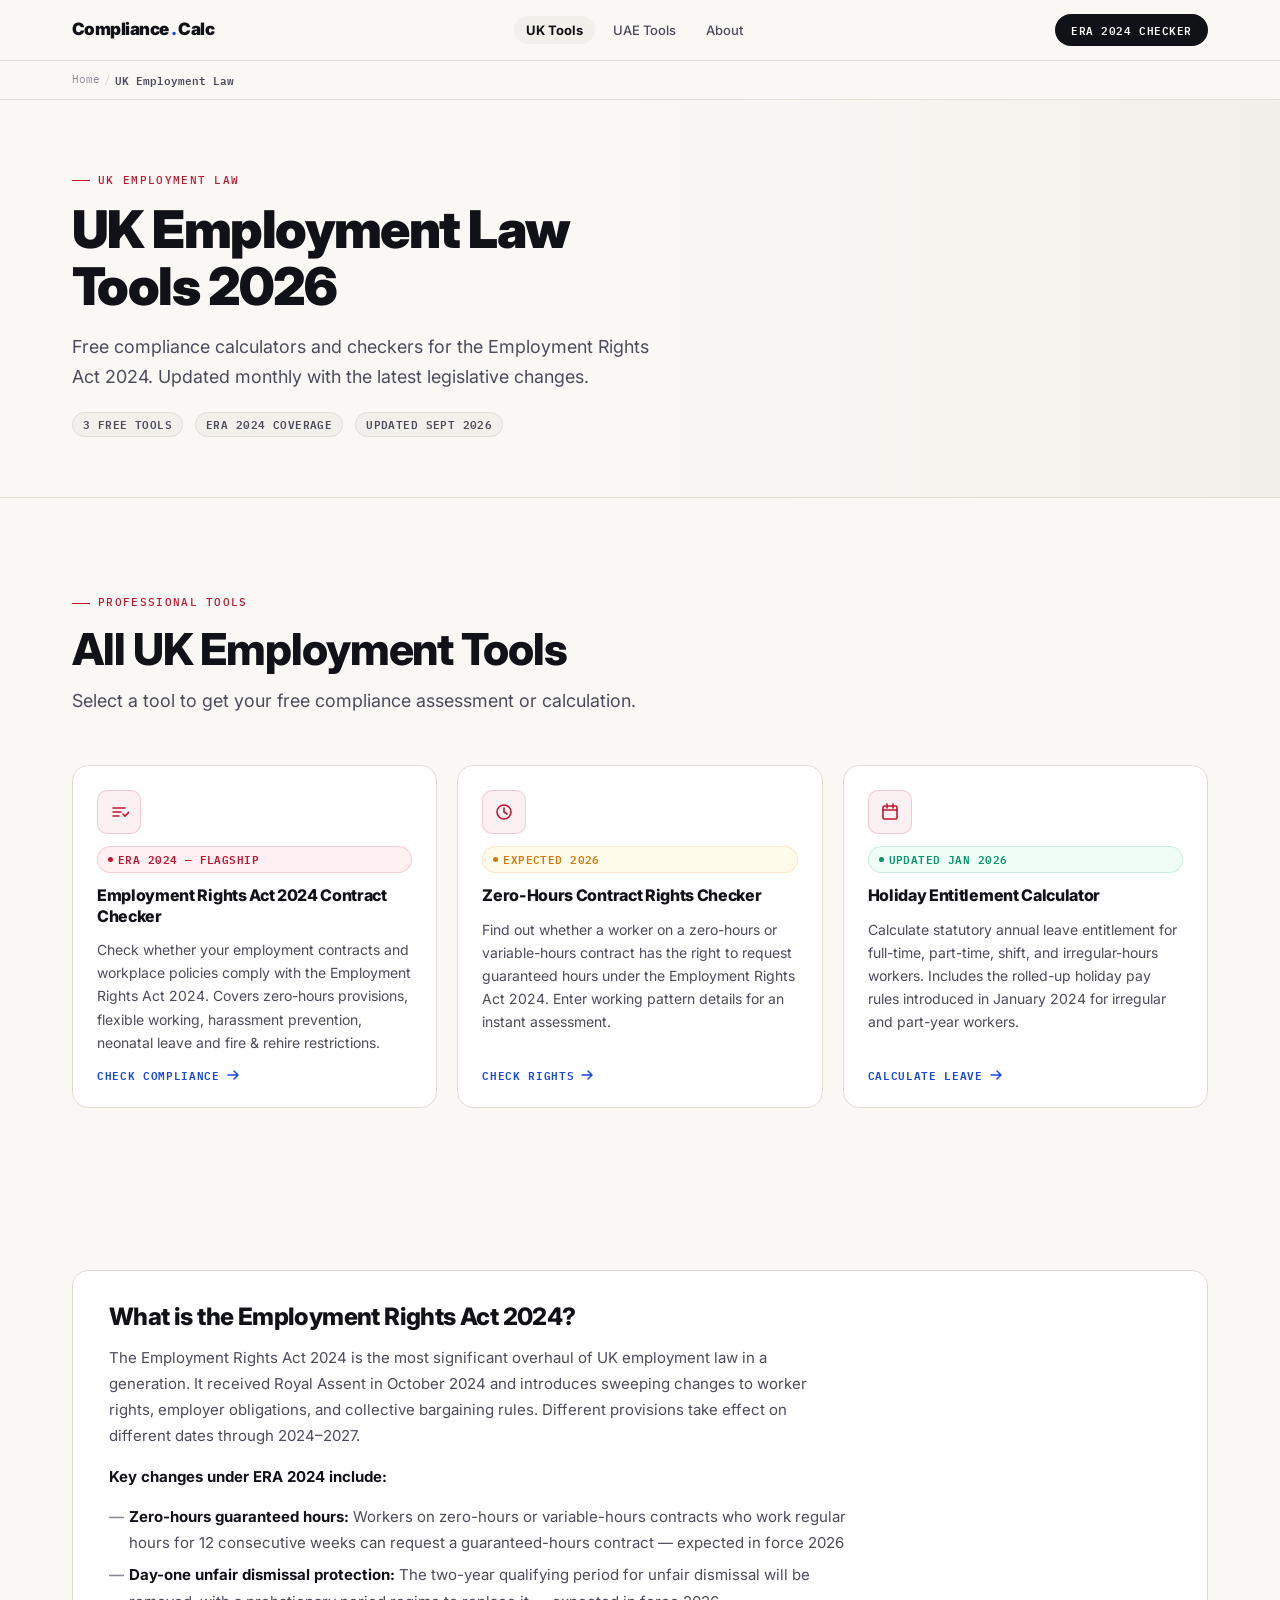
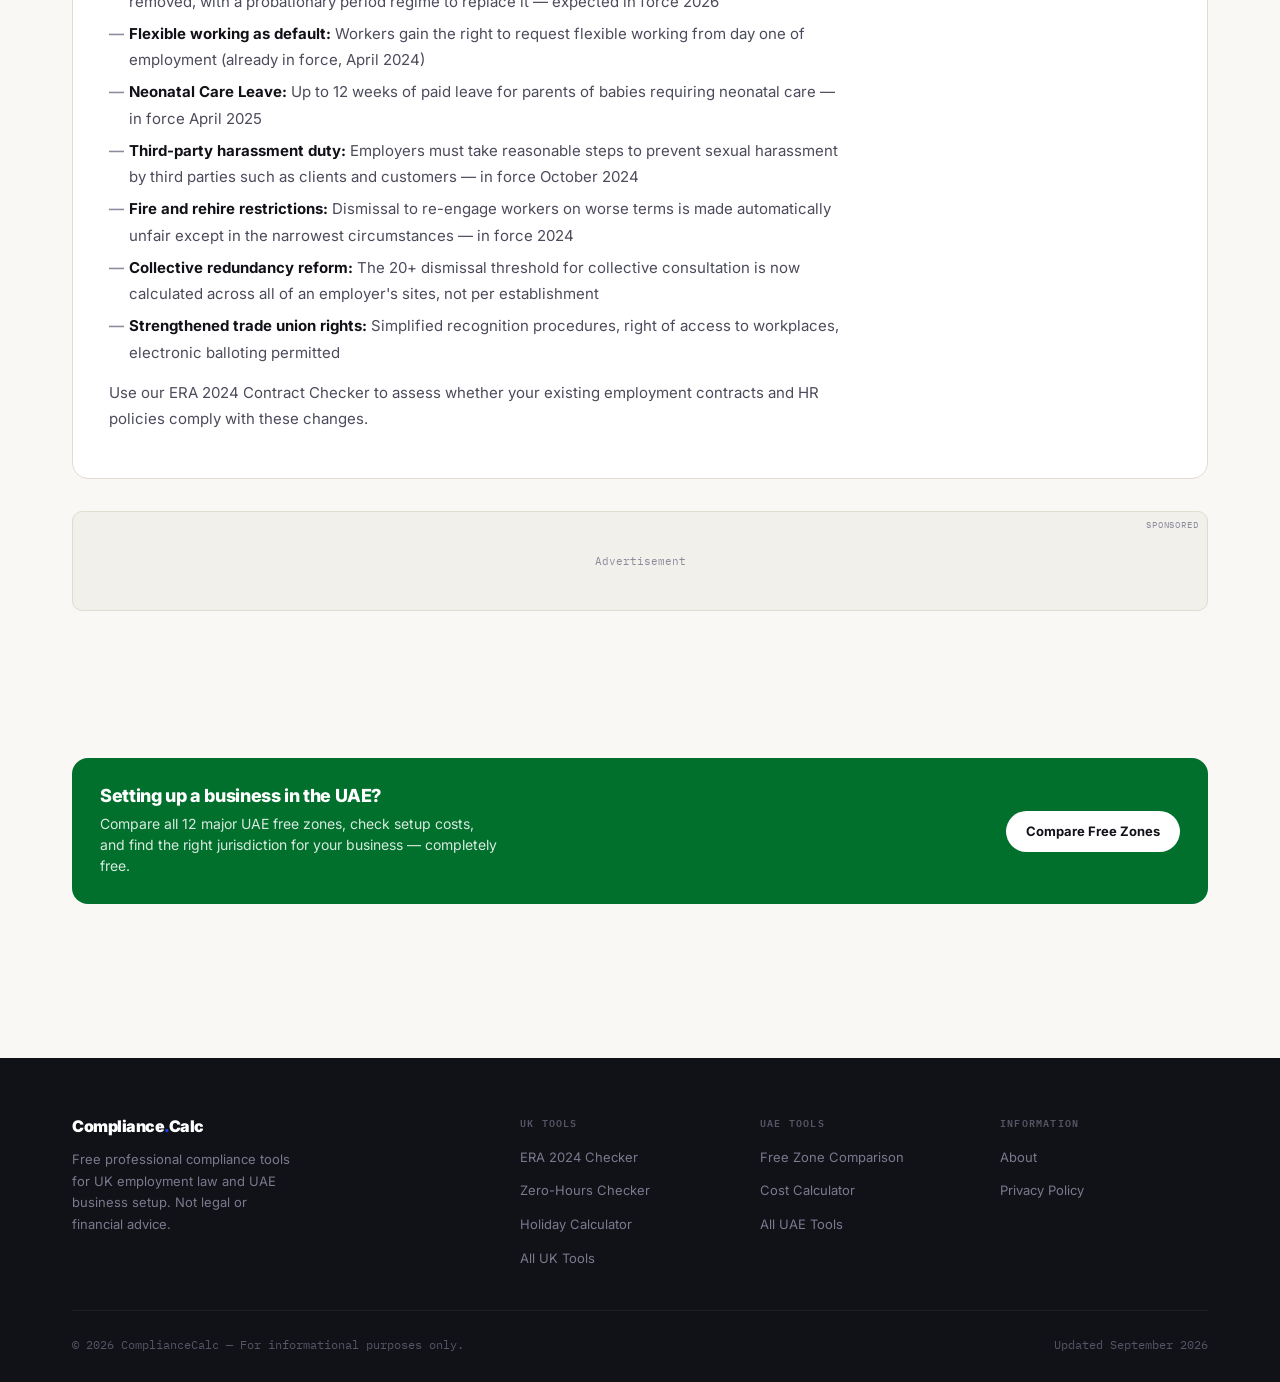
<file: uk/index.html>
<!DOCTYPE html>
<html lang="en">
<head>
<meta charset="UTF-8">
<meta name="viewport" content="width=device-width,initial-scale=1">
<title>UK Employment Law Tools 2026 | Free Compliance Calculators | ComplianceCalc</title>
<meta name="description" content="Free UK employment law compliance tools. Check ERA 2024 contract compliance, zero-hours rights, and calculate holiday entitlement. Updated monthly with the latest legislative changes.">
<link rel="canonical" href="https://YOUR-DOMAIN.com/uk">
<meta name="robots" content="index,follow">
<link rel="preconnect" href="https://fonts.googleapis.com">
<link rel="preconnect" href="https://fonts.gstatic.com" crossorigin>
<link href="https://fonts.googleapis.com/css2?family=Inter:wght@400;500;600;700;800;900&family=IBM+Plex+Mono:wght@400;500;600;700&display=swap" rel="stylesheet">
<link rel="stylesheet" href="/shared/styles.css">
<style>
.hub-hero::after{content:'';position:absolute;top:0;right:0;bottom:0;width:50%;background:linear-gradient(to left,var(--bg-muted),transparent);pointer-events:none}
.content-box{background:var(--bg-white);border:1px solid var(--border);border-radius:var(--radius-lg);padding:32px 36px;margin-top:8px}
.content-box h2{font-size:clamp(18px,2.2vw,24px);font-weight:800;letter-spacing:-.025em;margin-bottom:14px;color:var(--text)}
</style>
<script type="application/ld+json">
{
  "@context":"https://schema.org",
  "@type":"CollectionPage",
  "name":"UK Employment Law Tools 2026",
  "description":"Free compliance calculators and checkers for the Employment Rights Act 2024. Includes ERA 2024 contract checker, zero-hours rights checker, and holiday entitlement calculator.",
  "url":"https://YOUR-DOMAIN.com/uk",
  "inLanguage":"en-GB",
  "hasPart":[
    {
      "@type":"SoftwareApplication",
      "name":"Employment Rights Act 2024 Contract Compliance Checker",
      "url":"https://YOUR-DOMAIN.com/uk/era-2024-contract-checker",
      "applicationCategory":"BusinessApplication",
      "offers":{"@type":"Offer","price":"0","priceCurrency":"GBP"}
    },
    {
      "@type":"SoftwareApplication",
      "name":"Zero-Hours Rights Checker",
      "url":"https://YOUR-DOMAIN.com/uk/zero-hours-rights-checker",
      "applicationCategory":"BusinessApplication",
      "offers":{"@type":"Offer","price":"0","priceCurrency":"GBP"}
    },
    {
      "@type":"SoftwareApplication",
      "name":"Holiday Entitlement Calculator",
      "url":"https://YOUR-DOMAIN.com/uk/holiday-entitlement-calculator",
      "applicationCategory":"BusinessApplication",
      "offers":{"@type":"Offer","price":"0","priceCurrency":"GBP"}
    }
  ]
}
</script>
</head>
<body>
<a href="#main" class="skip-link">Skip to main content</a>

<nav class="site-nav" role="navigation" aria-label="Main">
  <div class="container nav-inner">
    <a href="/" class="nav-logo">Compliance<span class="dot">.</span>Calc</a>
    <ul class="nav-links" id="nav-menu">
      <li><a href="/uk" class="nav-link active">UK Tools</a></li>
      <li><a href="/uae" class="nav-link">UAE Tools</a></li>
      <li><a href="/about" class="nav-link">About</a></li>
    </ul>
    <a href="/uk/era-2024-contract-checker" class="nav-cta">ERA 2024 Checker</a>
    <button class="nav-mobile-toggle" id="nav-toggle" aria-label="Open menu" aria-expanded="false"><svg width="20" height="20" viewBox="0 0 20 20" fill="none"><rect y="4" width="20" height="2" rx="1" fill="currentColor"/><rect y="9" width="20" height="2" rx="1" fill="currentColor"/><rect y="14" width="20" height="2" rx="1" fill="currentColor"/></svg></button>
  </div>
</nav>

<div class="breadcrumb-bar" aria-label="Breadcrumb">
  <div class="container">
    <ol class="breadcrumb-list">
      <li><a href="/">Home</a></li>
      <li class="sep">/</li>
      <li>UK Employment Law</li>
    </ol>
  </div>
</div>

<main id="main">

  <div class="hub-hero">
    <div class="container hub-hero-content">
      <div class="t-eye uk" data-enter data-enter-delay="0">UK Employment Law</div>
      <h1 data-enter data-enter-delay="1">UK Employment Law<br>Tools 2026</h1>
      <p class="lead" data-enter data-enter-delay="2">Free compliance calculators and checkers for the Employment Rights Act 2024. Updated monthly with the latest legislative changes.</p>
      <div class="flex flex-wrap gap-12 mt-20" data-enter data-enter-delay="3">
        <span class="pill">3 free tools</span>
        <span class="pill">ERA 2024 coverage</span>
        <span class="pill">Updated Sept 2026</span>
      </div>
    </div>
  </div>

  <section class="section" aria-labelledby="tools-heading">
    <div class="container">
      <div class="section-header" data-enter>
        <div class="t-eye uk mb-12">Professional tools</div>
        <h2 id="tools-heading" class="display-sm">All UK Employment Tools</h2>
        <p class="lead mt-12">Select a tool to get your free compliance assessment or calculation.</p>
      </div>

      <div class="section-grid section-grid-3">

        <a href="/uk/era-2024-contract-checker" class="tool-card" data-enter data-enter-delay="1">
          <div class="tc-icon tc-icon--uk">
            <svg width="20" height="20" viewBox="0 0 20 20" fill="none" stroke="currentColor" stroke-width="1.6" stroke-linecap="round"><path d="M4 6h12M4 10h8M4 14h6M14 12l2 2 4-4"/></svg>
          </div>
          <span class="badge badge-uk"><span class="dot"></span>ERA 2024 — Flagship</span>
          <div class="tc-title">Employment Rights Act 2024 Contract Checker</div>
          <p class="tc-desc">Check whether your employment contracts and workplace policies comply with the Employment Rights Act 2024. Covers zero-hours provisions, flexible working, harassment prevention, neonatal leave and fire &amp; rehire restrictions.</p>
          <div class="tc-link">Check compliance <svg width="14" height="14" viewBox="0 0 14 14" fill="none"><path d="M2 7h10M8 3l4 4-4 4" stroke="currentColor" stroke-width="1.5" stroke-linecap="round" stroke-linejoin="round"/></svg></div>
        </a>

        <a href="/uk/zero-hours-rights-checker" class="tool-card" data-enter data-enter-delay="2">
          <div class="tc-icon tc-icon--uk">
            <svg width="20" height="20" viewBox="0 0 20 20" fill="none" stroke="currentColor" stroke-width="1.6" stroke-linecap="round"><circle cx="10" cy="10" r="7"/><path d="M10 6v4l3 2"/></svg>
          </div>
          <span class="badge badge-warn"><span class="dot"></span>Expected 2026</span>
          <div class="tc-title">Zero-Hours Contract Rights Checker</div>
          <p class="tc-desc">Find out whether a worker on a zero-hours or variable-hours contract has the right to request guaranteed hours under the Employment Rights Act 2024. Enter working pattern details for an instant assessment.</p>
          <div class="tc-link">Check rights <svg width="14" height="14" viewBox="0 0 14 14" fill="none"><path d="M2 7h10M8 3l4 4-4 4" stroke="currentColor" stroke-width="1.5" stroke-linecap="round" stroke-linejoin="round"/></svg></div>
        </a>

        <a href="/uk/holiday-entitlement-calculator" class="tool-card" data-enter data-enter-delay="3">
          <div class="tc-icon tc-icon--uk">
            <svg width="20" height="20" viewBox="0 0 20 20" fill="none" stroke="currentColor" stroke-width="1.6" stroke-linecap="round"><rect x="3" y="4" width="14" height="13" rx="1.5"/><path d="M3 8h14M7 2v4M13 2v4"/></svg>
          </div>
          <span class="badge badge-pass"><span class="dot"></span>Updated Jan 2026</span>
          <div class="tc-title">Holiday Entitlement Calculator</div>
          <p class="tc-desc">Calculate statutory annual leave entitlement for full-time, part-time, shift, and irregular-hours workers. Includes the rolled-up holiday pay rules introduced in January 2024 for irregular and part-year workers.</p>
          <div class="tc-link">Calculate leave <svg width="14" height="14" viewBox="0 0 14 14" fill="none"><path d="M2 7h10M8 3l4 4-4 4" stroke="currentColor" stroke-width="1.5" stroke-linecap="round" stroke-linejoin="round"/></svg></div>
        </a>

      </div>
    </div>
  </section>

  <section class="section-sm" aria-labelledby="era-explainer-heading">
    <div class="container">
      <div class="content-box" data-enter>
        <h2 id="era-explainer-heading">What is the Employment Rights Act 2024?</h2>
        <div class="prose">
          <p>The Employment Rights Act 2024 is the most significant overhaul of UK employment law in a generation. It received Royal Assent in October 2024 and introduces sweeping changes to worker rights, employer obligations, and collective bargaining rules. Different provisions take effect on different dates through 2024–2027.</p>
          <p><strong>Key changes under ERA 2024 include:</strong></p>
          <ul>
            <li><strong>Zero-hours guaranteed hours:</strong> Workers on zero-hours or variable-hours contracts who work regular hours for 12 consecutive weeks can request a guaranteed-hours contract — expected in force 2026</li>
            <li><strong>Day-one unfair dismissal protection:</strong> The two-year qualifying period for unfair dismissal will be removed, with a probationary period regime to replace it — expected in force 2026</li>
            <li><strong>Flexible working as default:</strong> Workers gain the right to request flexible working from day one of employment (already in force, April 2024)</li>
            <li><strong>Neonatal Care Leave:</strong> Up to 12 weeks of paid leave for parents of babies requiring neonatal care — in force April 2025</li>
            <li><strong>Third-party harassment duty:</strong> Employers must take reasonable steps to prevent sexual harassment by third parties such as clients and customers — in force October 2024</li>
            <li><strong>Fire and rehire restrictions:</strong> Dismissal to re-engage workers on worse terms is made automatically unfair except in the narrowest circumstances — in force 2024</li>
            <li><strong>Collective redundancy reform:</strong> The 20+ dismissal threshold for collective consultation is now calculated across all of an employer's sites, not per establishment</li>
            <li><strong>Strengthened trade union rights:</strong> Simplified recognition procedures, right of access to workplaces, electronic balloting permitted</li>
          </ul>
          <p>Use our ERA 2024 Contract Checker to assess whether your existing employment contracts and HR policies comply with these changes.</p>
        </div>
      </div>

      <div class="ad-zone ad-zone--in-content" aria-label="Advertisement">
        <div class="ad-zone-placeholder">Advertisement</div>
      </div>
    </div>
  </section>

  <section class="section-sm">
    <div class="container" data-enter>
      <div class="cross-strip uk-to-uae">
        <div>
          <h3>Setting up a business in the UAE?</h3>
          <p>Compare all 12 major UAE free zones, check setup costs, and find the right jurisdiction for your business — completely free.</p>
        </div>
        <a href="/uae/free-zone-comparison" class="btn btn-white">Compare Free Zones</a>
      </div>
    </div>
  </section>

</main>

<footer class="site-footer"><div class="container">
  <div class="footer-grid">
    <div><div class="footer-logo">Compliance<span class="dot">.</span>Calc</div><p class="footer-tagline">Free professional compliance tools for UK employment law and UAE business setup. Not legal or financial advice.</p></div>
    <div><div class="footer-col-title">UK Tools</div><ul class="footer-links"><li><a href="/uk/era-2024-contract-checker">ERA 2024 Checker</a></li><li><a href="/uk/zero-hours-rights-checker">Zero-Hours Checker</a></li><li><a href="/uk/holiday-entitlement-calculator">Holiday Calculator</a></li><li><a href="/uk">All UK Tools</a></li></ul></div>
    <div><div class="footer-col-title">UAE Tools</div><ul class="footer-links"><li><a href="/uae/free-zone-comparison">Free Zone Comparison</a></li><li><a href="/uae/business-setup-cost-calculator">Cost Calculator</a></li><li><a href="/uae">All UAE Tools</a></li></ul></div>
    <div><div class="footer-col-title">Information</div><ul class="footer-links"><li><a href="/about">About</a></li><li><a href="/privacy">Privacy Policy</a></li></ul></div>
  </div>
  <div class="footer-bottom"><span class="footer-note">&copy; 2026 ComplianceCalc &mdash; For informational purposes only.</span><span class="footer-note">Updated September 2026</span></div>
</div></footer>

<script src="/shared/scripts.js" defer></script>
</body>
</html>
</file>
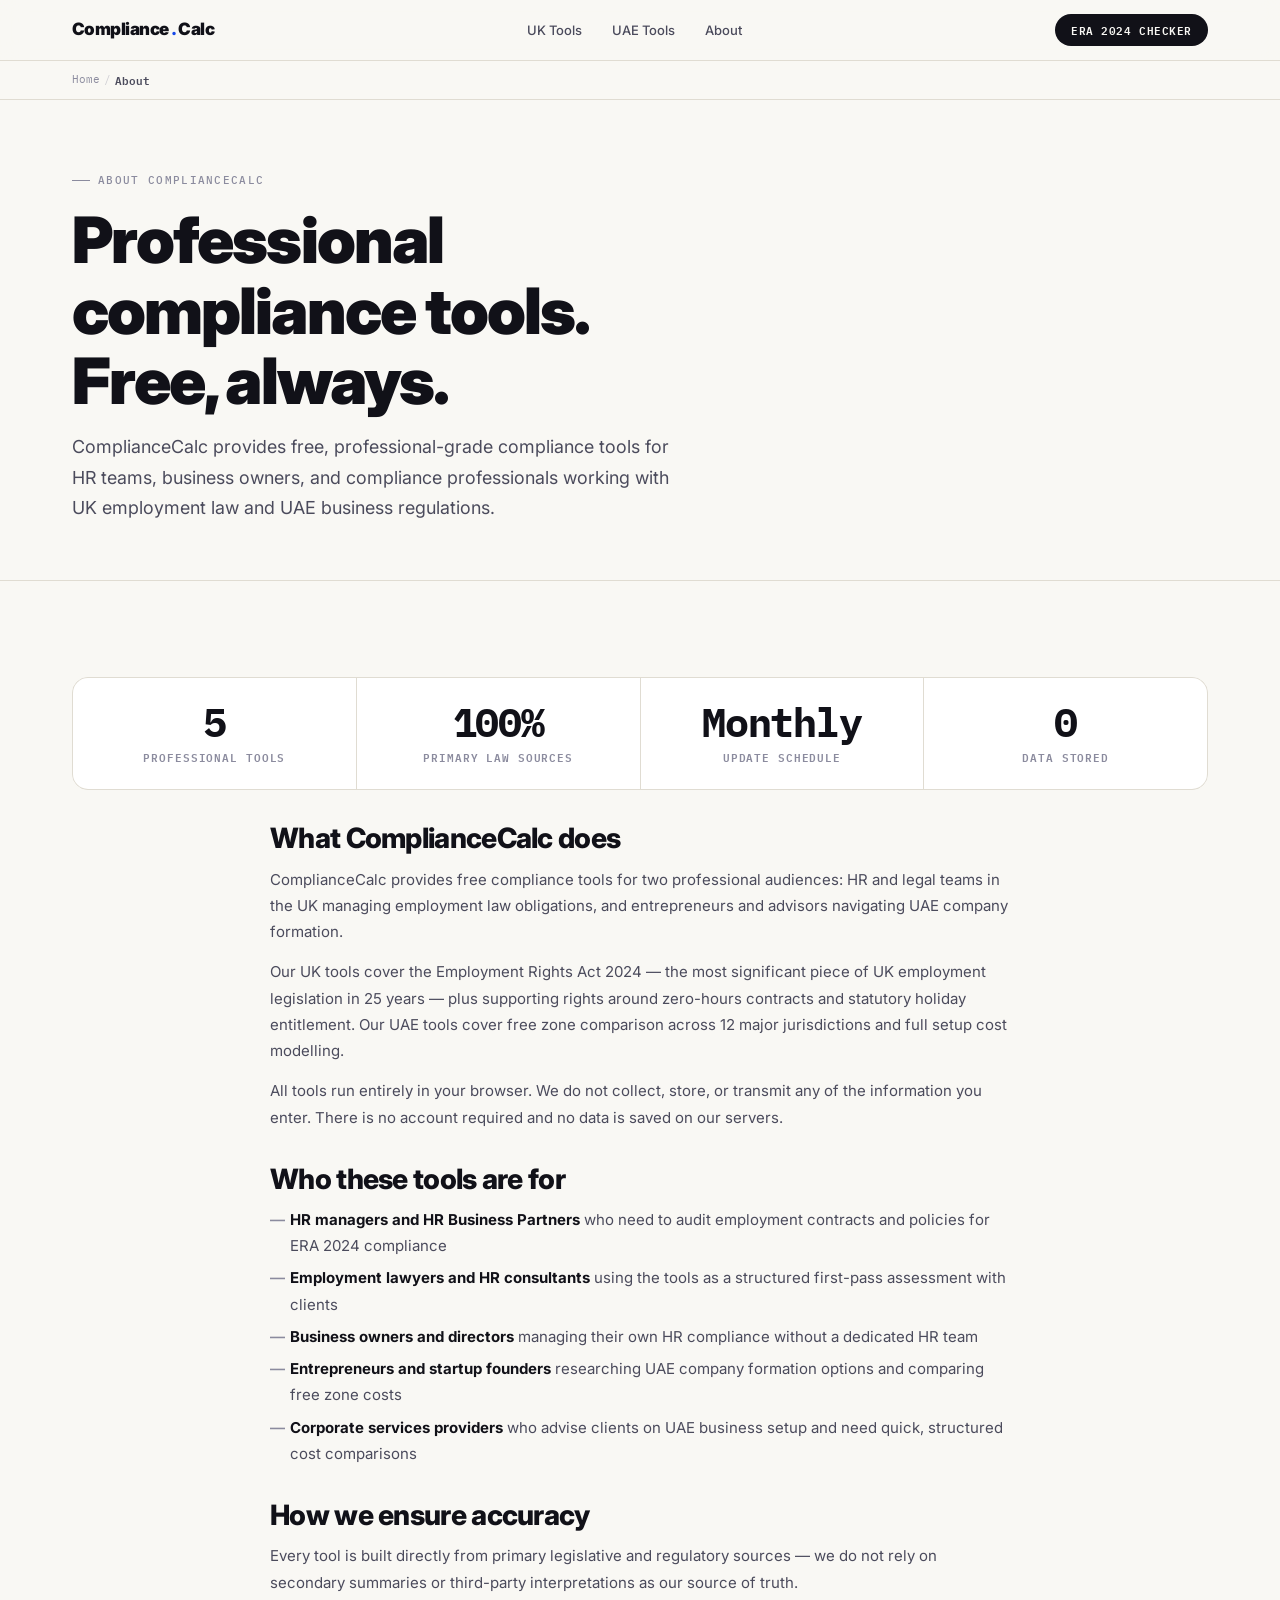
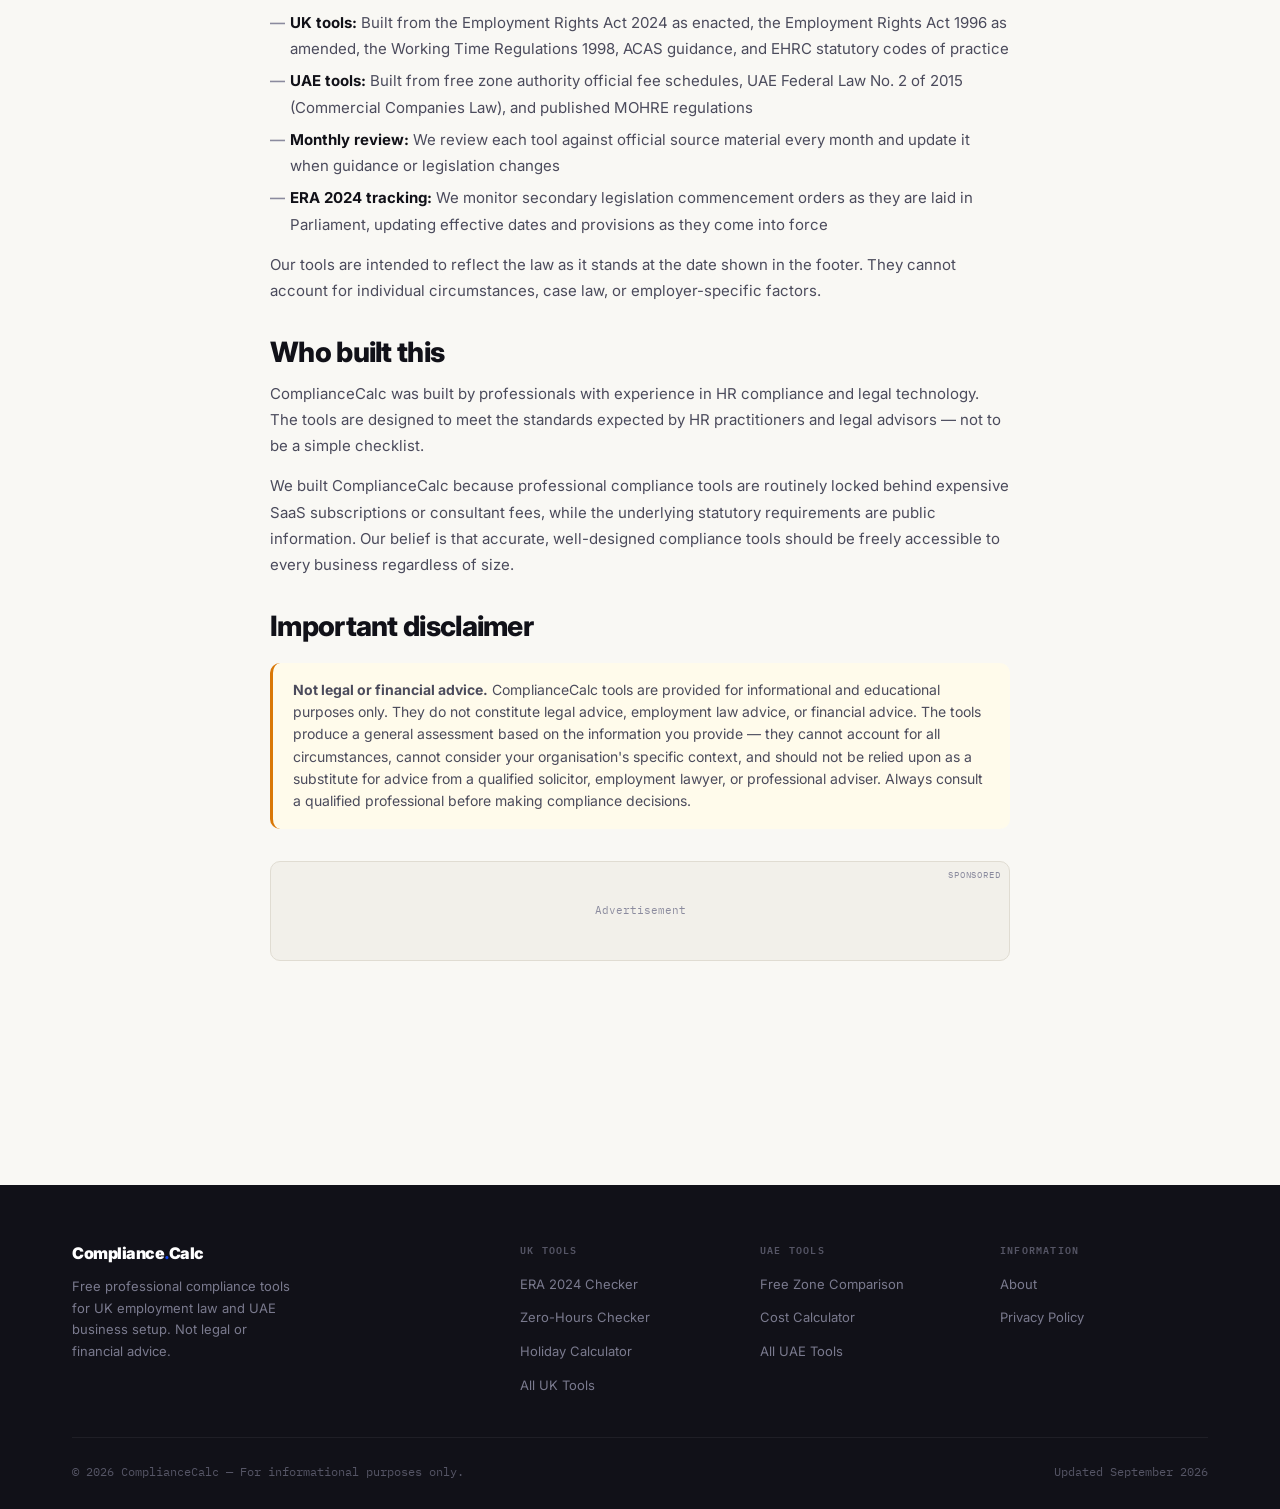
<file: about.html>
<!DOCTYPE html>
<html lang="en">
<head>
<meta charset="UTF-8">
<meta name="viewport" content="width=device-width,initial-scale=1">
<title>About ComplianceCalc | Free UK &amp; UAE Compliance Tools</title>
<meta name="description" content="ComplianceCalc provides free professional compliance tools for UK employment law and UAE business setup. Built on primary legislative sources, updated monthly. Not legal advice.">
<link rel="canonical" href="https://YOUR-DOMAIN.com/about">
<meta name="robots" content="index,follow">
<link rel="preconnect" href="https://fonts.googleapis.com">
<link rel="preconnect" href="https://fonts.gstatic.com" crossorigin>
<link href="https://fonts.googleapis.com/css2?family=Inter:wght@400;500;600;700;800;900&family=IBM+Plex+Mono:wght@400;500;600;700&display=swap" rel="stylesheet">
<link rel="stylesheet" href="/shared/styles.css">
<style>
.about-hero{padding:clamp(40px,6vw,72px) 0 clamp(36px,5vw,56px);border-bottom:1px solid var(--border)}
.about-body{max-width:740px;margin:0 auto}
.stat-label{font-family:var(--mono);font-size:11px;font-weight:600;letter-spacing:.08em;text-transform:uppercase;color:var(--text-3);margin-top:6px}
.stat-num{font-family:var(--mono);font-size:clamp(26px,4vw,40px);font-weight:700;letter-spacing:-.03em;color:var(--text);line-height:1}
</style>
<script type="application/ld+json">
{
  "@context":"https://schema.org",
  "@type":"AboutPage",
  "name":"About ComplianceCalc",
  "description":"ComplianceCalc provides free professional compliance tools for UK employment law and UAE business setup.",
  "url":"https://YOUR-DOMAIN.com/about",
  "publisher":{
    "@type":"Organization",
    "name":"ComplianceCalc",
    "url":"https://YOUR-DOMAIN.com"
  },
  "inLanguage":"en"
}
</script>
</head>
<body>
<a href="#main" class="skip-link">Skip to main content</a>

<nav class="site-nav" role="navigation" aria-label="Main">
  <div class="container nav-inner">
    <a href="/" class="nav-logo">Compliance<span class="dot">.</span>Calc</a>
    <ul class="nav-links" id="nav-menu">
      <li><a href="/uk" class="nav-link">UK Tools</a></li>
      <li><a href="/uae" class="nav-link">UAE Tools</a></li>
      <li><a href="/about" class="nav-link">About</a></li>
    </ul>
    <a href="/uk/era-2024-contract-checker" class="nav-cta">ERA 2024 Checker</a>
    <button class="nav-mobile-toggle" id="nav-toggle" aria-label="Open menu" aria-expanded="false"><svg width="20" height="20" viewBox="0 0 20 20" fill="none"><rect y="4" width="20" height="2" rx="1" fill="currentColor"/><rect y="9" width="20" height="2" rx="1" fill="currentColor"/><rect y="14" width="20" height="2" rx="1" fill="currentColor"/></svg></button>
  </div>
</nav>

<div class="breadcrumb-bar" aria-label="Breadcrumb">
  <div class="container">
    <ol class="breadcrumb-list">
      <li><a href="/">Home</a></li>
      <li class="sep">/</li>
      <li>About</li>
    </ol>
  </div>
</div>

<main id="main">

  <div class="about-hero">
    <div class="container">
      <div class="t-eye mb-16" data-enter>About ComplianceCalc</div>
      <h1 class="display" style="max-width:640px" data-enter data-enter-delay="1">Professional compliance tools. Free, always.</h1>
      <p class="lead mt-16" data-enter data-enter-delay="2">ComplianceCalc provides free, professional-grade compliance tools for HR teams, business owners, and compliance professionals working with UK employment law and UAE business regulations.</p>
    </div>
  </div>

  <section class="section">
    <div class="container">

      <div class="stats-strip mb-32" data-enter>
        <div class="stat-cell">
          <div class="stat-num">5</div>
          <div class="stat-label">Professional tools</div>
        </div>
        <div class="stat-cell">
          <div class="stat-num">100%</div>
          <div class="stat-label">Primary law sources</div>
        </div>
        <div class="stat-cell">
          <div class="stat-num">Monthly</div>
          <div class="stat-label">Update schedule</div>
        </div>
        <div class="stat-cell">
          <div class="stat-num">0</div>
          <div class="stat-label">Data stored</div>
        </div>
      </div>

      <div class="about-body">

        <div class="prose" data-enter>
          <h2>What ComplianceCalc does</h2>
          <p>ComplianceCalc provides free compliance tools for two professional audiences: HR and legal teams in the UK managing employment law obligations, and entrepreneurs and advisors navigating UAE company formation.</p>
          <p>Our UK tools cover the Employment Rights Act 2024 — the most significant piece of UK employment legislation in 25 years — plus supporting rights around zero-hours contracts and statutory holiday entitlement. Our UAE tools cover free zone comparison across 12 major jurisdictions and full setup cost modelling.</p>
          <p>All tools run entirely in your browser. We do not collect, store, or transmit any of the information you enter. There is no account required and no data is saved on our servers.</p>

          <h2>Who these tools are for</h2>
          <ul>
            <li><strong>HR managers and HR Business Partners</strong> who need to audit employment contracts and policies for ERA 2024 compliance</li>
            <li><strong>Employment lawyers and HR consultants</strong> using the tools as a structured first-pass assessment with clients</li>
            <li><strong>Business owners and directors</strong> managing their own HR compliance without a dedicated HR team</li>
            <li><strong>Entrepreneurs and startup founders</strong> researching UAE company formation options and comparing free zone costs</li>
            <li><strong>Corporate services providers</strong> who advise clients on UAE business setup and need quick, structured cost comparisons</li>
          </ul>

          <h2>How we ensure accuracy</h2>
          <p>Every tool is built directly from primary legislative and regulatory sources — we do not rely on secondary summaries or third-party interpretations as our source of truth.</p>
          <ul>
            <li><strong>UK tools:</strong> Built from the Employment Rights Act 2024 as enacted, the Employment Rights Act 1996 as amended, the Working Time Regulations 1998, ACAS guidance, and EHRC statutory codes of practice</li>
            <li><strong>UAE tools:</strong> Built from free zone authority official fee schedules, UAE Federal Law No. 2 of 2015 (Commercial Companies Law), and published MOHRE regulations</li>
            <li><strong>Monthly review:</strong> We review each tool against official source material every month and update it when guidance or legislation changes</li>
            <li><strong>ERA 2024 tracking:</strong> We monitor secondary legislation commencement orders as they are laid in Parliament, updating effective dates and provisions as they come into force</li>
          </ul>
          <p>Our tools are intended to reflect the law as it stands at the date shown in the footer. They cannot account for individual circumstances, case law, or employer-specific factors.</p>

          <h2>Who built this</h2>
          <p>ComplianceCalc was built by professionals with experience in HR compliance and legal technology. The tools are designed to meet the standards expected by HR practitioners and legal advisors — not to be a simple checklist.</p>
          <p>We built ComplianceCalc because professional compliance tools are routinely locked behind expensive SaaS subscriptions or consultant fees, while the underlying statutory requirements are public information. Our belief is that accurate, well-designed compliance tools should be freely accessible to every business regardless of size.</p>

          <h2>Important disclaimer</h2>
          <div class="alert alert-warn">
            <strong>Not legal or financial advice.</strong> ComplianceCalc tools are provided for informational and educational purposes only. They do not constitute legal advice, employment law advice, or financial advice. The tools produce a general assessment based on the information you provide — they cannot account for all circumstances, cannot consider your organisation's specific context, and should not be relied upon as a substitute for advice from a qualified solicitor, employment lawyer, or professional adviser. Always consult a qualified professional before making compliance decisions.
          </div>
        </div>

        <div class="ad-zone ad-zone--in-content" aria-label="Advertisement">
          <div class="ad-zone-placeholder">Advertisement</div>
        </div>

      </div>
    </div>
  </section>

</main>

<footer class="site-footer"><div class="container">
  <div class="footer-grid">
    <div><div class="footer-logo">Compliance<span class="dot">.</span>Calc</div><p class="footer-tagline">Free professional compliance tools for UK employment law and UAE business setup. Not legal or financial advice.</p></div>
    <div><div class="footer-col-title">UK Tools</div><ul class="footer-links"><li><a href="/uk/era-2024-contract-checker">ERA 2024 Checker</a></li><li><a href="/uk/zero-hours-rights-checker">Zero-Hours Checker</a></li><li><a href="/uk/holiday-entitlement-calculator">Holiday Calculator</a></li><li><a href="/uk">All UK Tools</a></li></ul></div>
    <div><div class="footer-col-title">UAE Tools</div><ul class="footer-links"><li><a href="/uae/free-zone-comparison">Free Zone Comparison</a></li><li><a href="/uae/business-setup-cost-calculator">Cost Calculator</a></li><li><a href="/uae">All UAE Tools</a></li></ul></div>
    <div><div class="footer-col-title">Information</div><ul class="footer-links"><li><a href="/about">About</a></li><li><a href="/privacy">Privacy Policy</a></li></ul></div>
  </div>
  <div class="footer-bottom"><span class="footer-note">&copy; 2026 ComplianceCalc &mdash; For informational purposes only.</span><span class="footer-note">Updated September 2026</span></div>
</div></footer>

<script src="/shared/scripts.js" defer></script>
</body>
</html>
</file>
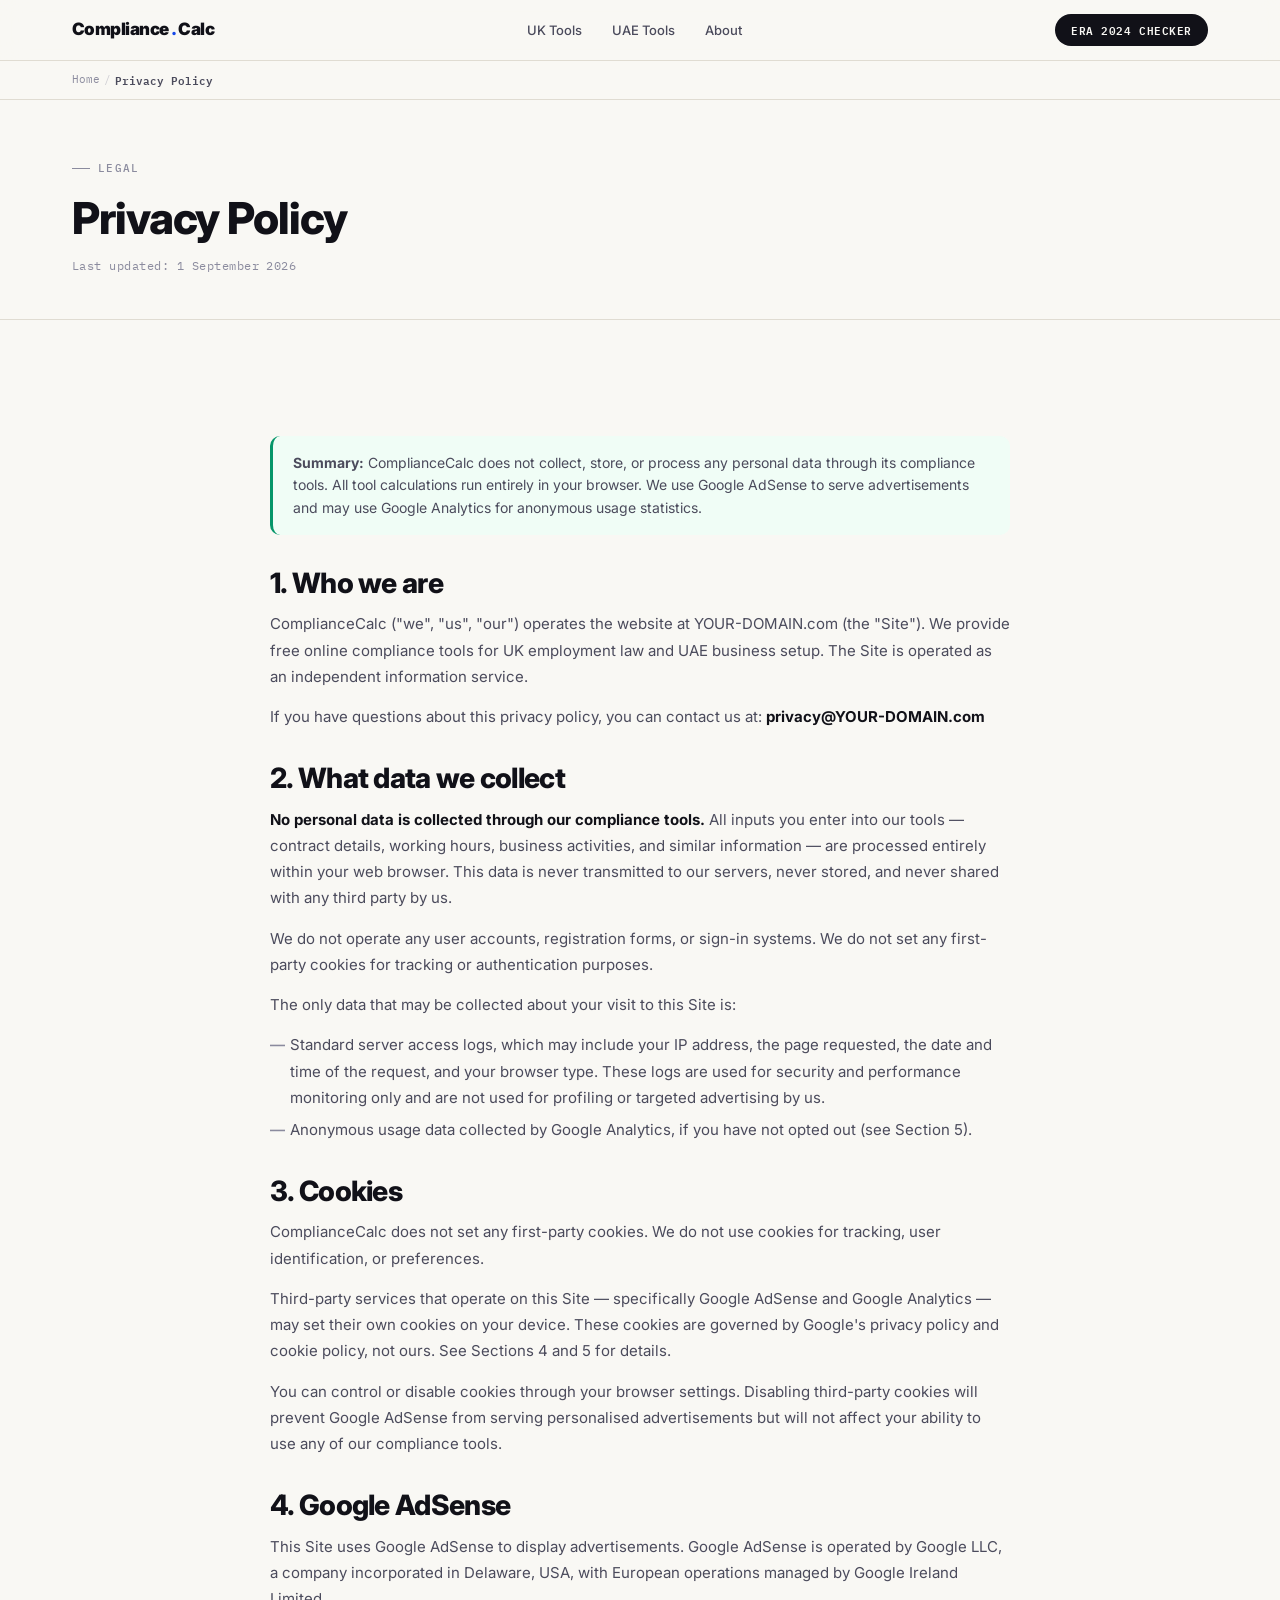
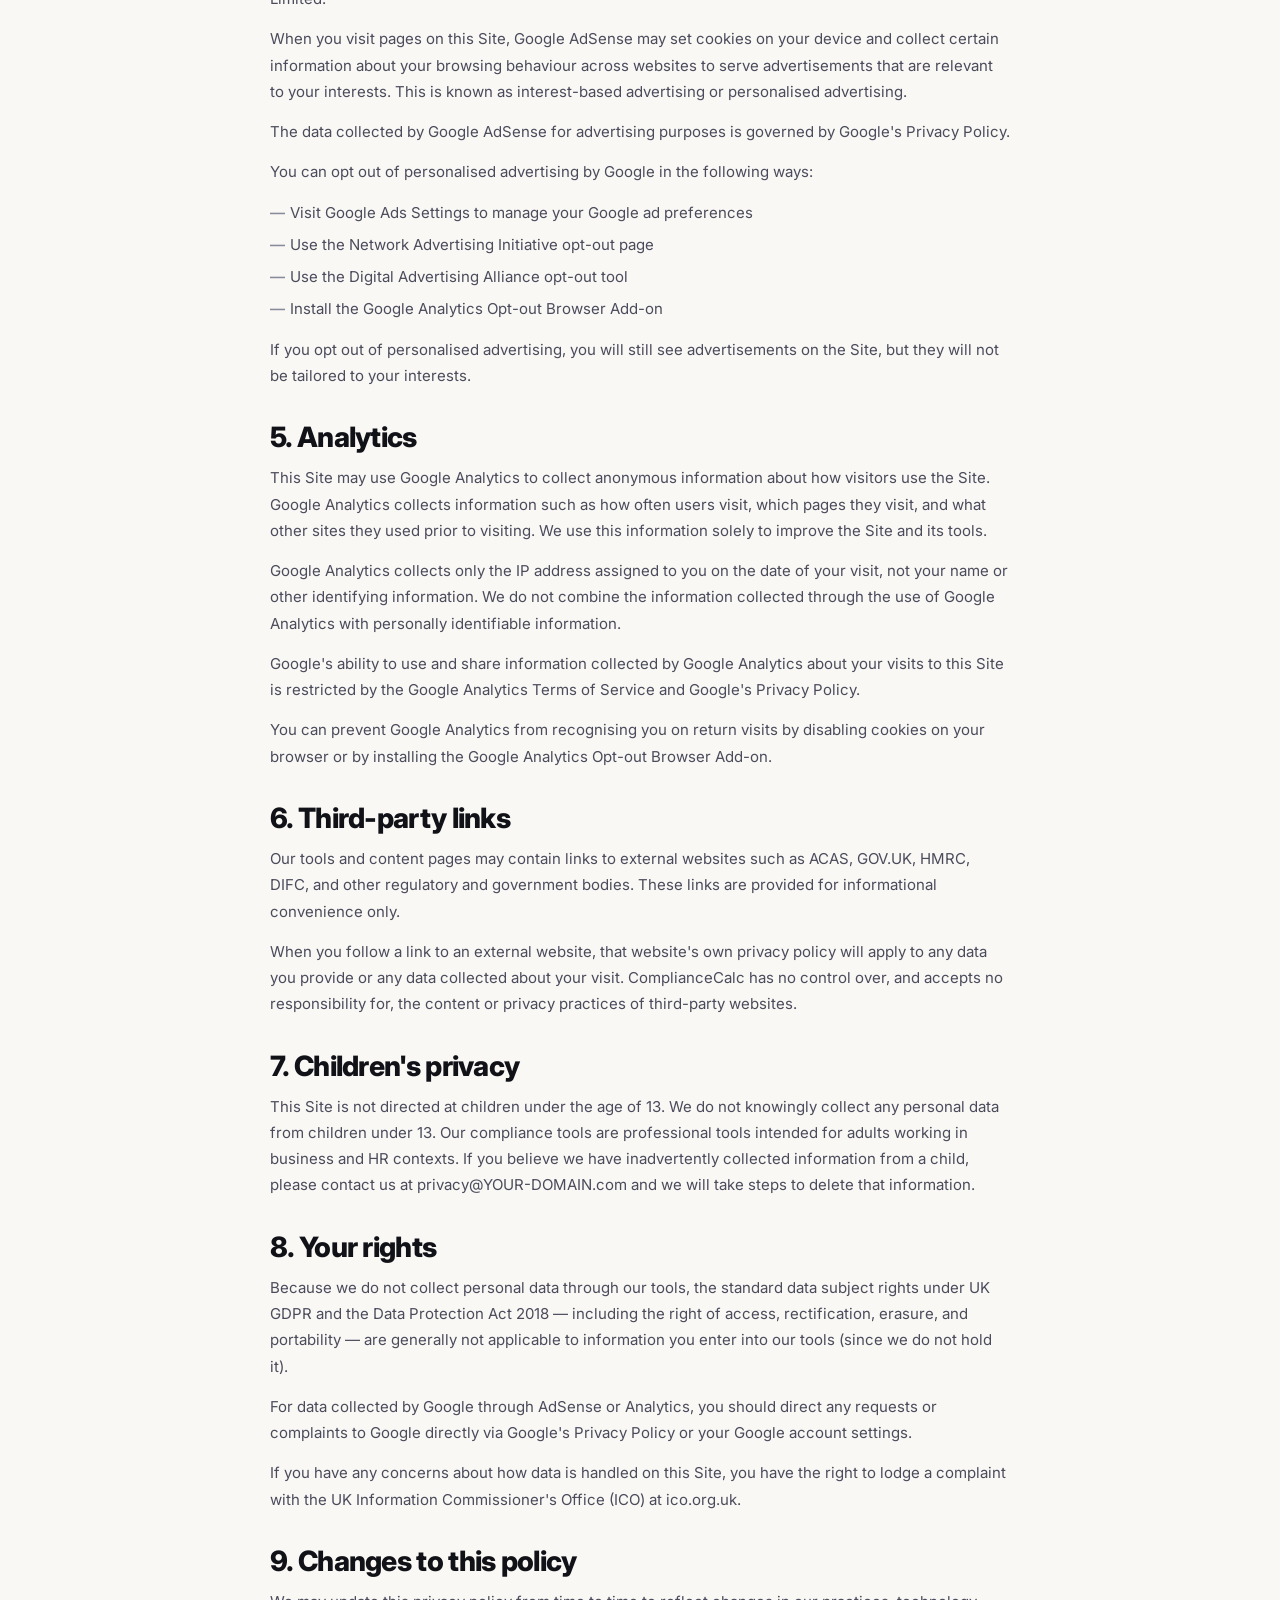
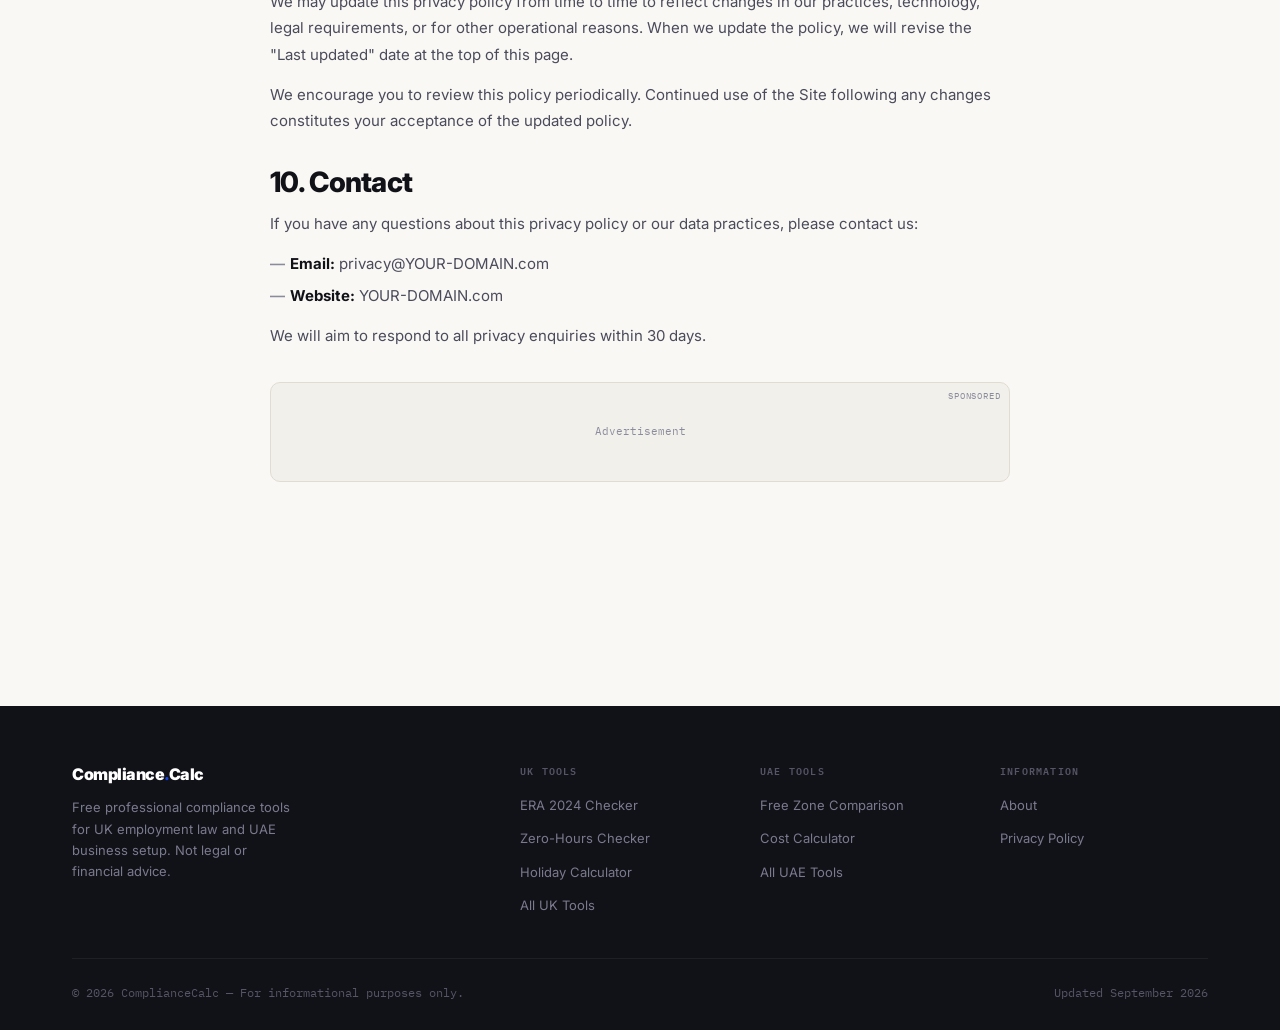
<file: privacy.html>
<!DOCTYPE html>
<html lang="en">
<head>
<meta charset="UTF-8">
<meta name="viewport" content="width=device-width,initial-scale=1">
<title>Privacy Policy | ComplianceCalc</title>
<meta name="description" content="Privacy policy for ComplianceCalc. We collect no personal data. Our tools run entirely in your browser. Read about cookies, Google AdSense, and third-party services.">
<link rel="canonical" href="https://YOUR-DOMAIN.com/privacy">
<meta name="robots" content="index,follow">
<link rel="preconnect" href="https://fonts.googleapis.com">
<link rel="preconnect" href="https://fonts.gstatic.com" crossorigin>
<link href="https://fonts.googleapis.com/css2?family=Inter:wght@400;500;600;700;800;900&family=IBM+Plex+Mono:wght@400;500;600;700&display=swap" rel="stylesheet">
<link rel="stylesheet" href="/shared/styles.css">
<style>
.privacy-hero{padding:clamp(40px,5vw,60px) 0 clamp(28px,4vw,44px);border-bottom:1px solid var(--border)}
.privacy-body{max-width:740px;margin:0 auto}
.policy-date{font-family:var(--mono);font-size:12px;color:var(--text-3);margin-top:12px;letter-spacing:.04em}
.section-anchor{scroll-margin-top:80px}
</style>
<script type="application/ld+json">
{
  "@context":"https://schema.org",
  "@type":"WebPage",
  "name":"Privacy Policy — ComplianceCalc",
  "description":"Privacy policy for ComplianceCalc. Covers data collection, cookies, Google AdSense, and analytics.",
  "url":"https://YOUR-DOMAIN.com/privacy",
  "publisher":{
    "@type":"Organization",
    "name":"ComplianceCalc",
    "url":"https://YOUR-DOMAIN.com"
  },
  "inLanguage":"en",
  "dateModified":"2026-09-01"
}
</script>
</head>
<body>
<a href="#main" class="skip-link">Skip to main content</a>

<nav class="site-nav" role="navigation" aria-label="Main">
  <div class="container nav-inner">
    <a href="/" class="nav-logo">Compliance<span class="dot">.</span>Calc</a>
    <ul class="nav-links" id="nav-menu">
      <li><a href="/uk" class="nav-link">UK Tools</a></li>
      <li><a href="/uae" class="nav-link">UAE Tools</a></li>
      <li><a href="/about" class="nav-link">About</a></li>
    </ul>
    <a href="/uk/era-2024-contract-checker" class="nav-cta">ERA 2024 Checker</a>
    <button class="nav-mobile-toggle" id="nav-toggle" aria-label="Open menu" aria-expanded="false"><svg width="20" height="20" viewBox="0 0 20 20" fill="none"><rect y="4" width="20" height="2" rx="1" fill="currentColor"/><rect y="9" width="20" height="2" rx="1" fill="currentColor"/><rect y="14" width="20" height="2" rx="1" fill="currentColor"/></svg></button>
  </div>
</nav>

<div class="breadcrumb-bar" aria-label="Breadcrumb">
  <div class="container">
    <ol class="breadcrumb-list">
      <li><a href="/">Home</a></li>
      <li class="sep">/</li>
      <li>Privacy Policy</li>
    </ol>
  </div>
</div>

<main id="main">

  <div class="privacy-hero">
    <div class="container">
      <div class="t-eye mb-16" data-enter>Legal</div>
      <h1 class="display-sm" data-enter data-enter-delay="1">Privacy Policy</h1>
      <p class="policy-date" data-enter data-enter-delay="2">Last updated: 1 September 2026</p>
    </div>
  </div>

  <section class="section">
    <div class="container">
      <div class="privacy-body">

        <div class="alert alert-pass mb-24" data-enter>
          <strong>Summary:</strong> ComplianceCalc does not collect, store, or process any personal data through its compliance tools. All tool calculations run entirely in your browser. We use Google AdSense to serve advertisements and may use Google Analytics for anonymous usage statistics.
        </div>

        <div class="prose" data-enter data-enter-delay="1">

          <h2 class="section-anchor" id="who-we-are">1. Who we are</h2>
          <p>ComplianceCalc ("we", "us", "our") operates the website at YOUR-DOMAIN.com (the "Site"). We provide free online compliance tools for UK employment law and UAE business setup. The Site is operated as an independent information service.</p>
          <p>If you have questions about this privacy policy, you can contact us at: <strong>privacy@YOUR-DOMAIN.com</strong></p>

          <h2 class="section-anchor" id="data-we-collect">2. What data we collect</h2>
          <p><strong>No personal data is collected through our compliance tools.</strong> All inputs you enter into our tools — contract details, working hours, business activities, and similar information — are processed entirely within your web browser. This data is never transmitted to our servers, never stored, and never shared with any third party by us.</p>
          <p>We do not operate any user accounts, registration forms, or sign-in systems. We do not set any first-party cookies for tracking or authentication purposes.</p>
          <p>The only data that may be collected about your visit to this Site is:</p>
          <ul>
            <li>Standard server access logs, which may include your IP address, the page requested, the date and time of the request, and your browser type. These logs are used for security and performance monitoring only and are not used for profiling or targeted advertising by us.</li>
            <li>Anonymous usage data collected by Google Analytics, if you have not opted out (see Section 5).</li>
          </ul>

          <h2 class="section-anchor" id="cookies">3. Cookies</h2>
          <p>ComplianceCalc does not set any first-party cookies. We do not use cookies for tracking, user identification, or preferences.</p>
          <p>Third-party services that operate on this Site — specifically Google AdSense and Google Analytics — may set their own cookies on your device. These cookies are governed by Google's privacy policy and cookie policy, not ours. See Sections 4 and 5 for details.</p>
          <p>You can control or disable cookies through your browser settings. Disabling third-party cookies will prevent Google AdSense from serving personalised advertisements but will not affect your ability to use any of our compliance tools.</p>

          <h2 class="section-anchor" id="google-adsense">4. Google AdSense</h2>
          <p>This Site uses Google AdSense to display advertisements. Google AdSense is operated by Google LLC, a company incorporated in Delaware, USA, with European operations managed by Google Ireland Limited.</p>
          <p>When you visit pages on this Site, Google AdSense may set cookies on your device and collect certain information about your browsing behaviour across websites to serve advertisements that are relevant to your interests. This is known as interest-based advertising or personalised advertising.</p>
          <p>The data collected by Google AdSense for advertising purposes is governed by <a href="https://policies.google.com/privacy" target="_blank" rel="noopener noreferrer">Google's Privacy Policy</a>.</p>
          <p>You can opt out of personalised advertising by Google in the following ways:</p>
          <ul>
            <li>Visit <a href="https://adssettings.google.com" target="_blank" rel="noopener noreferrer">Google Ads Settings</a> to manage your Google ad preferences</li>
            <li>Use the <a href="https://optout.networkadvertising.org/" target="_blank" rel="noopener noreferrer">Network Advertising Initiative opt-out page</a></li>
            <li>Use the <a href="https://optout.aboutads.info/" target="_blank" rel="noopener noreferrer">Digital Advertising Alliance opt-out tool</a></li>
            <li>Install the <a href="https://support.google.com/ads/answer/7395996" target="_blank" rel="noopener noreferrer">Google Analytics Opt-out Browser Add-on</a></li>
          </ul>
          <p>If you opt out of personalised advertising, you will still see advertisements on the Site, but they will not be tailored to your interests.</p>

          <h2 class="section-anchor" id="analytics">5. Analytics</h2>
          <p>This Site may use Google Analytics to collect anonymous information about how visitors use the Site. Google Analytics collects information such as how often users visit, which pages they visit, and what other sites they used prior to visiting. We use this information solely to improve the Site and its tools.</p>
          <p>Google Analytics collects only the IP address assigned to you on the date of your visit, not your name or other identifying information. We do not combine the information collected through the use of Google Analytics with personally identifiable information.</p>
          <p>Google's ability to use and share information collected by Google Analytics about your visits to this Site is restricted by the <a href="https://www.google.com/analytics/terms/" target="_blank" rel="noopener noreferrer">Google Analytics Terms of Service</a> and <a href="https://policies.google.com/privacy" target="_blank" rel="noopener noreferrer">Google's Privacy Policy</a>.</p>
          <p>You can prevent Google Analytics from recognising you on return visits by disabling cookies on your browser or by installing the <a href="https://tools.google.com/dlpage/gaoptout" target="_blank" rel="noopener noreferrer">Google Analytics Opt-out Browser Add-on</a>.</p>

          <h2 class="section-anchor" id="third-party-links">6. Third-party links</h2>
          <p>Our tools and content pages may contain links to external websites such as ACAS, GOV.UK, HMRC, DIFC, and other regulatory and government bodies. These links are provided for informational convenience only.</p>
          <p>When you follow a link to an external website, that website's own privacy policy will apply to any data you provide or any data collected about your visit. ComplianceCalc has no control over, and accepts no responsibility for, the content or privacy practices of third-party websites.</p>

          <h2 class="section-anchor" id="childrens-privacy">7. Children's privacy</h2>
          <p>This Site is not directed at children under the age of 13. We do not knowingly collect any personal data from children under 13. Our compliance tools are professional tools intended for adults working in business and HR contexts. If you believe we have inadvertently collected information from a child, please contact us at privacy@YOUR-DOMAIN.com and we will take steps to delete that information.</p>

          <h2 class="section-anchor" id="your-rights">8. Your rights</h2>
          <p>Because we do not collect personal data through our tools, the standard data subject rights under UK GDPR and the Data Protection Act 2018 — including the right of access, rectification, erasure, and portability — are generally not applicable to information you enter into our tools (since we do not hold it).</p>
          <p>For data collected by Google through AdSense or Analytics, you should direct any requests or complaints to Google directly via <a href="https://policies.google.com/privacy" target="_blank" rel="noopener noreferrer">Google's Privacy Policy</a> or your Google account settings.</p>
          <p>If you have any concerns about how data is handled on this Site, you have the right to lodge a complaint with the UK Information Commissioner's Office (ICO) at <a href="https://ico.org.uk" target="_blank" rel="noopener noreferrer">ico.org.uk</a>.</p>

          <h2 class="section-anchor" id="policy-changes">9. Changes to this policy</h2>
          <p>We may update this privacy policy from time to time to reflect changes in our practices, technology, legal requirements, or for other operational reasons. When we update the policy, we will revise the "Last updated" date at the top of this page.</p>
          <p>We encourage you to review this policy periodically. Continued use of the Site following any changes constitutes your acceptance of the updated policy.</p>

          <h2 class="section-anchor" id="contact">10. Contact</h2>
          <p>If you have any questions about this privacy policy or our data practices, please contact us:</p>
          <ul>
            <li><strong>Email:</strong> privacy@YOUR-DOMAIN.com</li>
            <li><strong>Website:</strong> YOUR-DOMAIN.com</li>
          </ul>
          <p>We will aim to respond to all privacy enquiries within 30 days.</p>

        </div>

        <div class="ad-zone ad-zone--in-content" aria-label="Advertisement">
          <div class="ad-zone-placeholder">Advertisement</div>
        </div>

      </div>
    </div>
  </section>

</main>

<footer class="site-footer"><div class="container">
  <div class="footer-grid">
    <div><div class="footer-logo">Compliance<span class="dot">.</span>Calc</div><p class="footer-tagline">Free professional compliance tools for UK employment law and UAE business setup. Not legal or financial advice.</p></div>
    <div><div class="footer-col-title">UK Tools</div><ul class="footer-links"><li><a href="/uk/era-2024-contract-checker">ERA 2024 Checker</a></li><li><a href="/uk/zero-hours-rights-checker">Zero-Hours Checker</a></li><li><a href="/uk/holiday-entitlement-calculator">Holiday Calculator</a></li><li><a href="/uk">All UK Tools</a></li></ul></div>
    <div><div class="footer-col-title">UAE Tools</div><ul class="footer-links"><li><a href="/uae/free-zone-comparison">Free Zone Comparison</a></li><li><a href="/uae/business-setup-cost-calculator">Cost Calculator</a></li><li><a href="/uae">All UAE Tools</a></li></ul></div>
    <div><div class="footer-col-title">Information</div><ul class="footer-links"><li><a href="/about">About</a></li><li><a href="/privacy">Privacy Policy</a></li></ul></div>
  </div>
  <div class="footer-bottom"><span class="footer-note">&copy; 2026 ComplianceCalc &mdash; For informational purposes only.</span><span class="footer-note">Updated September 2026</span></div>
</div></footer>

<script src="/shared/scripts.js" defer></script>
</body>
</html>
</file>
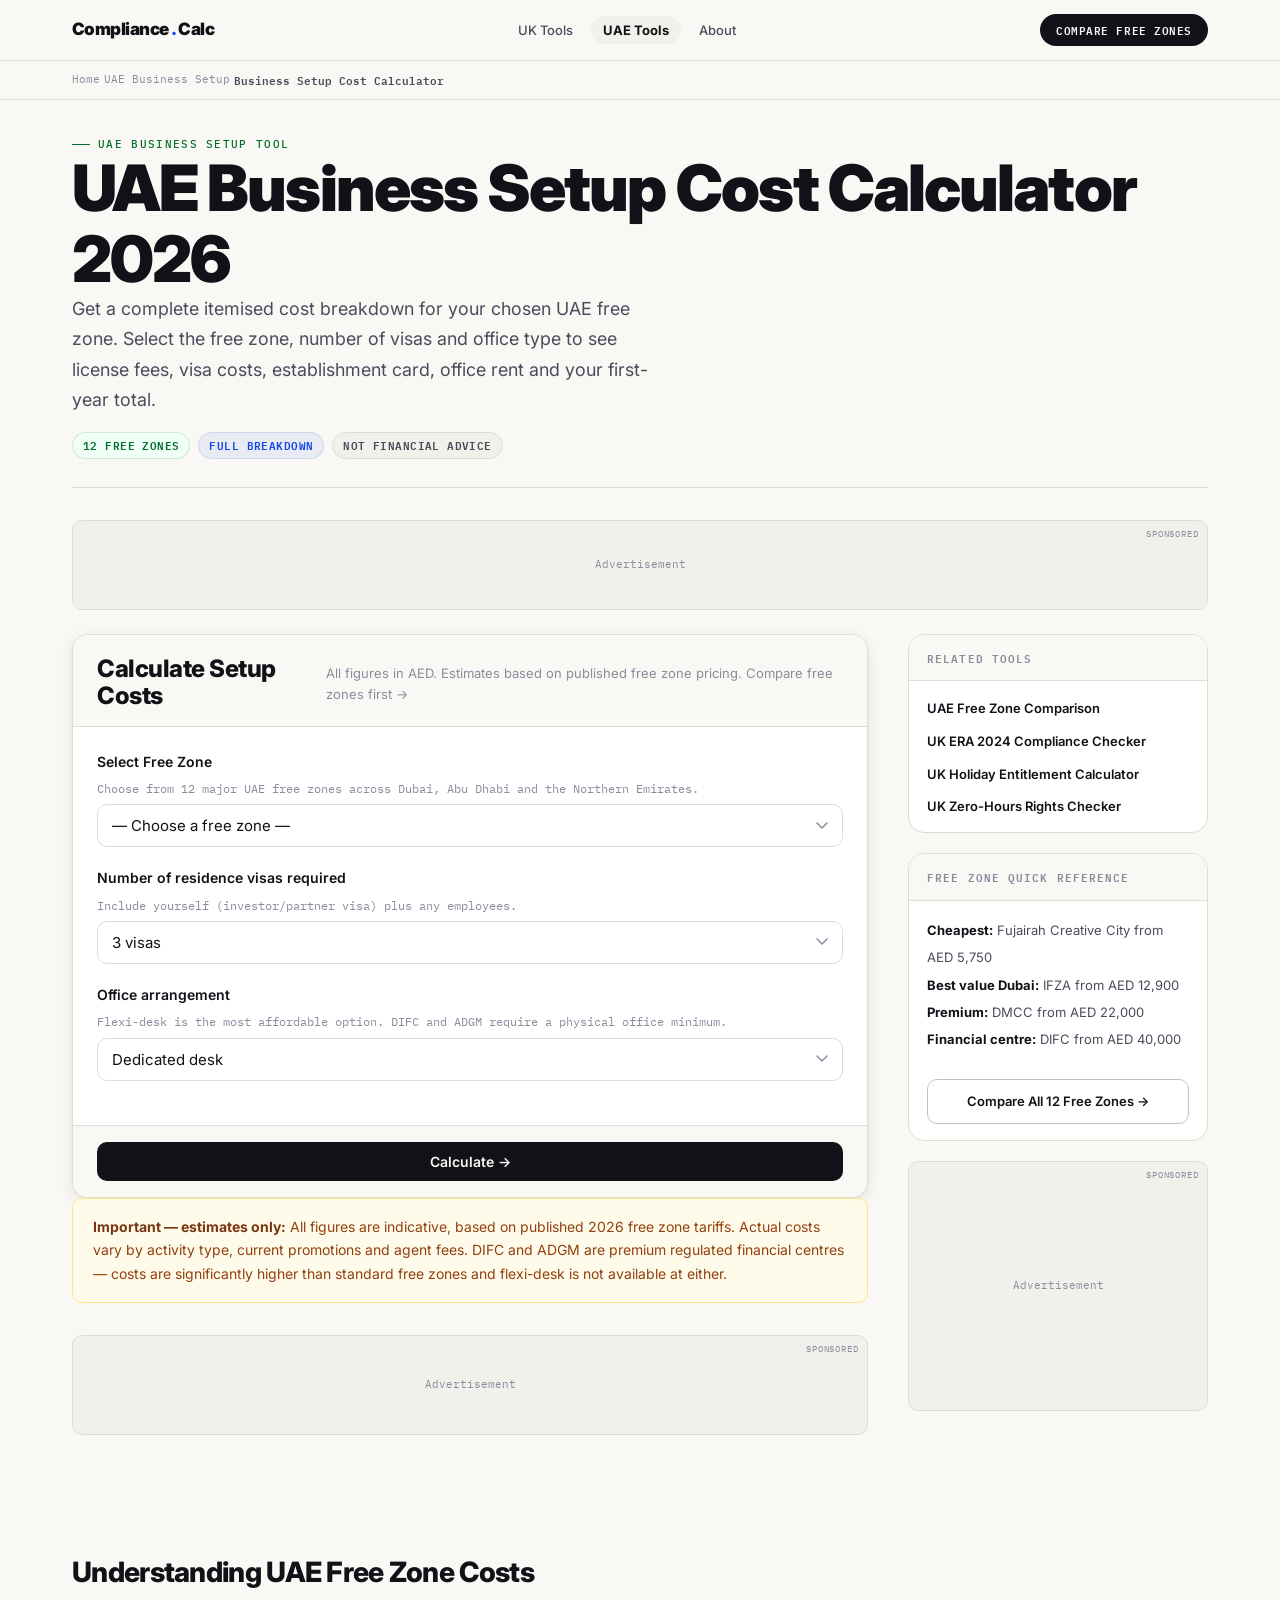
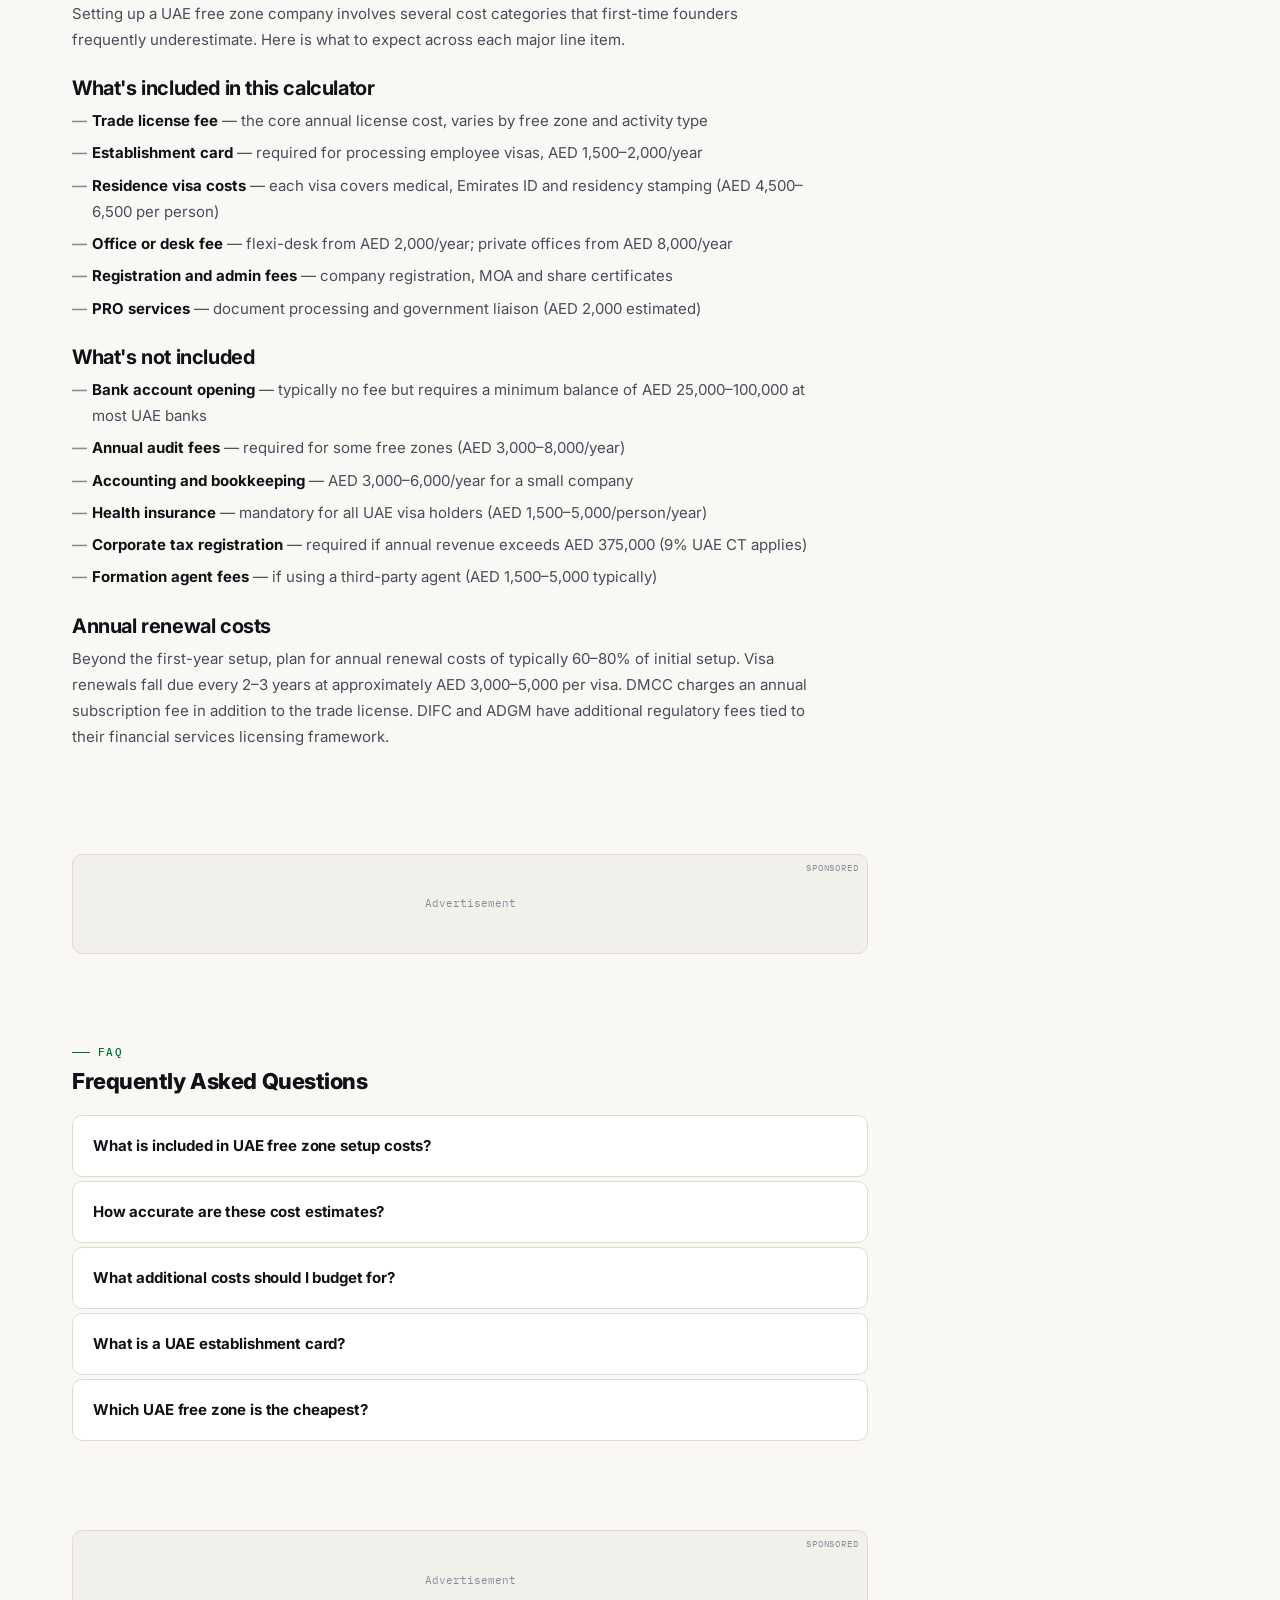
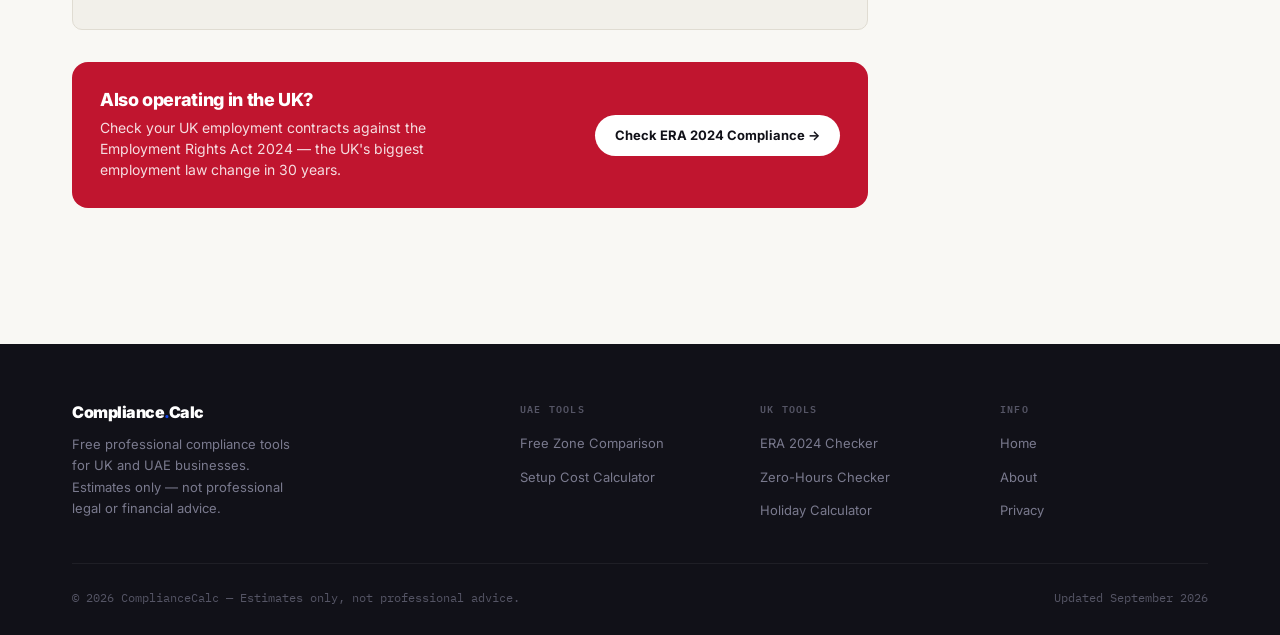
<file: uae/business-setup-cost-calculator.html>
<!DOCTYPE html>
<html lang="en">
<head>
<meta charset="UTF-8">
<meta name="viewport" content="width=device-width, initial-scale=1.0">
<title>UAE Business Setup Cost Calculator 2026 — Full Cost Breakdown by Free Zone</title>
<meta name="description" content="Get a full itemised cost breakdown for setting up a business in the UAE. Select your free zone, number of visas and office type to see license fees, visa costs, government fees and first-year total.">
<link rel="canonical" href="https://YOUR-DOMAIN.com/uae/business-setup-cost-calculator">
<meta name="robots" content="index, follow">
<script type="application/ld+json">
{"@context":"https://schema.org","@type":"SoftwareApplication","name":"UAE Business Setup Cost Calculator 2026","applicationCategory":"BusinessApplication","operatingSystem":"Web","description":"Calculate the full cost of setting up a business in the UAE. Select a free zone, visa count and office type to get an itemised breakdown of license fees, visa costs, office costs and total first-year investment.","url":"https://YOUR-DOMAIN.com/uae/business-setup-cost-calculator","offers":{"@type":"Offer","price":"0","priceCurrency":"AED"},"inLanguage":"en","dateModified":"2026-09-01"}
</script>
<script type="application/ld+json">
{"@context":"https://schema.org","@type":"FAQPage","mainEntity":[{"@type":"Question","name":"What is included in UAE free zone setup costs?","acceptedAnswer":{"@type":"Answer","text":"UAE free zone setup costs typically include: the trade license fee (AED 5,750–150,000 depending on free zone), company registration and admin fees (AED 1,500–8,000), establishment card (AED 1,500–2,000), office or desk fee (AED 2,000–35,000), residence visa costs per person (AED 4,500–6,500 each, covering medical, Emirates ID and stamping), and PRO/document processing fees. First-year totals range from around AED 15,000 for a budget free zone with one visa to AED 200,000+ for premium free zones with multiple visas."}},{"@type":"Question","name":"How accurate are the UAE free zone cost estimates?","acceptedAnswer":{"@type":"Answer","text":"The estimates are based on published 2026 free zone tariffs and typical market rates. They are indicative only — actual costs can vary by 10–30% depending on activity type, current promotions, agent fees, and whether bundled packages are available. Always get a formal quote from the free zone authority or a registered formation agent before committing."}},{"@type":"Question","name":"What additional costs should I budget for when setting up in a UAE free zone?","acceptedAnswer":{"@type":"Answer","text":"Beyond the core setup costs, budget for: bank account opening and minimum balance requirements (AED 25,000–100,000 at most UAE banks), annual audit fees if applicable (AED 3,000–8,000), accounting and bookkeeping (AED 3,000–6,000/year), health insurance for visa holders (AED 1,500–5,000/person/year), and corporate tax registration if annual revenue exceeds AED 375,000."}},{"@type":"Question","name":"What is a UAE establishment card and how much does it cost?","acceptedAnswer":{"@type":"Answer","text":"An establishment card (also called an e-channel establishment card) is required to process employee residence visas in the UAE. Issued by MOHRE (Ministry of Human Resources and Emiratisation), it costs approximately AED 1,500–2,000 and must be renewed annually. It is mandatory for any UAE company that intends to sponsor employee visas."}},{"@type":"Question","name":"Which UAE free zone is the cheapest to set up in?","acceptedAnswer":{"@type":"Answer","text":"Fujairah Creative City is currently the cheapest UAE free zone with license fees starting from AED 5,750. Ajman Free Zone starts from AED 6,000. RAKEZ in Ras Al Khaimah starts from AED 7,500. For Dubai specifically, IFZA is the most cost-effective option starting from AED 12,900. Budget free zones are based outside Dubai but are fully legitimate and MOHRE-registered for standard business activities."}}]}
</script>
<link rel="preconnect" href="https://fonts.googleapis.com">
<link rel="preconnect" href="https://fonts.gstatic.com" crossorigin>
<link href="https://fonts.googleapis.com/css2?family=Inter:wght@400;500;600;700;800;900&family=IBM+Plex+Mono:wght@400;500;600;700&display=swap" rel="stylesheet">
<link rel="stylesheet" href="/shared/styles.css">
<style>
.cost-result-wrap { display: none; margin-top: 24px; }
.cost-result-wrap.visible { display: block; }
.cost-total-row td { font-weight: 800; font-family: var(--mono); font-size: 15px; border-top: 2px solid var(--border); }
.cost-range { font-family: var(--mono); font-weight: 600; }
.cost-note { font-size: 12px; font-family: var(--mono); color: var(--text-3); margin-top: 12px; line-height: 1.6; }
.result-header { display: flex; align-items: center; justify-content: space-between; flex-wrap: wrap; gap: 8px; padding: 14px 16px; background: var(--bg-muted); border-radius: 8px; margin-bottom: 16px; }
.result-header-tier { font-size: 11px; font-weight: 700; text-transform: uppercase; letter-spacing: .6px; color: var(--uae); margin-bottom: 2px; }
.result-header-name { font-size: 15px; font-weight: 700; color: var(--text); }
.result-header-meta { font-size: 12px; color: var(--text-3); }
.tool-header { padding: 36px 0 28px; border-bottom: 1px solid var(--border); margin-bottom: 32px; }
.alert-warn { background: #fffbeb; border: 1px solid #fde68a; border-radius: 10px; padding: 16px 20px; font-size: 14px; color: #92400e; line-height: 1.7; margin-bottom: 24px; }
.alert-warn strong { color: #78350f; }
</style>
</head>
<body>

<a href="#main" class="skip-link">Skip to content</a>

<nav class="site-nav">
  <div class="container nav-inner">
    <a href="/" class="nav-logo">Compliance<span class="dot">.</span>Calc</a>
    <ul class="nav-links" id="nav-menu">
      <li><a href="/uk" class="nav-link">UK Tools</a></li>
      <li><a href="/uae" class="nav-link active">UAE Tools</a></li>
      <li><a href="/about" class="nav-link">About</a></li>
    </ul>
    <a href="/uae/free-zone-comparison" class="nav-cta">Compare Free Zones</a>
    <button class="nav-mobile-toggle" id="nav-toggle" aria-label="Open menu" aria-expanded="false">
      <svg width="20" height="20" viewBox="0 0 20 20" fill="none"><rect y="4" width="20" height="2" rx="1" fill="currentColor"/><rect y="9" width="20" height="2" rx="1" fill="currentColor"/><rect y="14" width="20" height="2" rx="1" fill="currentColor"/></svg>
    </button>
  </div>
</nav>

<div class="breadcrumb-bar">
  <div class="container">
    <ol class="breadcrumb-list" aria-label="Breadcrumb">
      <li><a href="/">Home</a></li>
      <li><a href="/uae">UAE Business Setup</a></li>
      <li aria-current="page">Business Setup Cost Calculator</li>
    </ol>
  </div>
</div>

<main id="main">

  <div class="container">
    <div class="tool-header" data-enter>
      <div class="t-eye uae">UAE Business Setup Tool</div>
      <h1 class="display">UAE Business Setup Cost Calculator 2026</h1>
      <p class="lead">Get a complete itemised cost breakdown for your chosen UAE free zone. Select the free zone, number of visas and office type to see license fees, visa costs, establishment card, office rent and your first-year total.</p>
      <div style="display:flex;gap:8px;flex-wrap:wrap;margin-top:16px">
        <span class="badge badge-uae">12 Free Zones</span>
        <span class="badge badge-blue">Full Breakdown</span>
        <span class="badge badge-neutral">Not financial advice</span>
      </div>
    </div>
  </div>

  <div class="container" style="margin-bottom:24px">
    <div class="ad-zone ad-zone--leaderboard">
      <div class="ad-zone-placeholder">Advertisement</div>
    </div>
  </div>

  <div class="container page-grid">

    <!-- LEFT COLUMN -->
    <div class="page-grid-main">

      <!-- Tool Widget -->
      <div class="tool-widget" data-enter>
        <div class="tool-widget-header">
          <h2>Calculate Setup Costs</h2>
          <p style="font-size:13px;color:var(--text-3);margin-top:4px">All figures in AED. Estimates based on published free zone pricing. <a href="/uae/free-zone-comparison">Compare free zones first &rarr;</a></p>
        </div>
        <div class="tool-widget-body">
          <div class="field-group">
            <label class="field-label" for="fzSelect">Select Free Zone</label>
            <p class="field-hint">Choose from 12 major UAE free zones across Dubai, Abu Dhabi and the Northern Emirates.</p>
            <select class="field-input" id="fzSelect">
              <option value="">— Choose a free zone —</option>
              <option value="ajman">Ajman Free Zone (budget)</option>
              <option value="creative-city">Fujairah Creative City (budget)</option>
              <option value="rakez">RAKEZ — Ras Al Khaimah (budget)</option>
              <option value="saif">SAIF Zone — Sharjah (budget)</option>
              <option value="ifza">IFZA — Dubai (mid-range)</option>
              <option value="dso">Dubai Silicon Oasis (mid-range)</option>
              <option value="dmcc">DMCC — Dubai (premium)</option>
              <option value="dic">Dubai Internet City (premium)</option>
              <option value="dmc">Dubai Media City (premium)</option>
              <option value="jafza">JAFZA — Jebel Ali (premium)</option>
              <option value="difc">DIFC — Financial (premium)</option>
              <option value="adgm">ADGM — Abu Dhabi Financial (premium)</option>
            </select>
          </div>
          <div class="field-group">
            <label class="field-label" for="visaCount">Number of residence visas required</label>
            <p class="field-hint">Include yourself (investor/partner visa) plus any employees.</p>
            <select class="field-input" id="visaCount">
              <option value="1">1 visa (investor only)</option>
              <option value="2">2 visas</option>
              <option value="3" selected>3 visas</option>
              <option value="4">4 visas</option>
              <option value="5">5 visas</option>
              <option value="6">6 visas</option>
            </select>
          </div>
          <div class="field-group">
            <label class="field-label" for="officeType">Office arrangement</label>
            <p class="field-hint">Flexi-desk is the most affordable option. DIFC and ADGM require a physical office minimum.</p>
            <select class="field-input" id="officeType">
              <option value="flexi">Flexi-desk / Virtual office</option>
              <option value="desk" selected>Dedicated desk</option>
              <option value="office">Small private office</option>
            </select>
          </div>
        </div>
        <div class="tool-widget-footer">
          <button class="btn btn-primary" onclick="calcCosts()" style="width:100%;justify-content:center">Calculate &rarr;</button>
        </div>
        <div class="cost-result-wrap" id="costResult"></div>
      </div>

      <!-- Important Notes -->
      <div class="alert-warn" data-enter role="note">
        <strong>Important — estimates only:</strong> All figures are indicative, based on published 2026 free zone tariffs. Actual costs vary by activity type, current promotions and agent fees. DIFC and ADGM are premium regulated financial centres — costs are significantly higher than standard free zones and flexi-desk is not available at either.
      </div>

      <!-- Ad Zone In-Content -->
      <div class="ad-zone ad-zone--in-content">
        <div class="ad-zone-placeholder">Advertisement</div>
      </div>

      <!-- Prose Section -->
      <section class="section-sm prose" data-enter>
        <h2>Understanding UAE Free Zone Costs</h2>
        <p>Setting up a UAE free zone company involves several cost categories that first-time founders frequently underestimate. Here is what to expect across each major line item.</p>
        <h3>What's included in this calculator</h3>
        <ul>
          <li><strong>Trade license fee</strong> — the core annual license cost, varies by free zone and activity type</li>
          <li><strong>Establishment card</strong> — required for processing employee visas, AED 1,500–2,000/year</li>
          <li><strong>Residence visa costs</strong> — each visa covers medical, Emirates ID and residency stamping (AED 4,500–6,500 per person)</li>
          <li><strong>Office or desk fee</strong> — flexi-desk from AED 2,000/year; private offices from AED 8,000/year</li>
          <li><strong>Registration and admin fees</strong> — company registration, MOA and share certificates</li>
          <li><strong>PRO services</strong> — document processing and government liaison (AED 2,000 estimated)</li>
        </ul>
        <h3>What's not included</h3>
        <ul>
          <li><strong>Bank account opening</strong> — typically no fee but requires a minimum balance of AED 25,000–100,000 at most UAE banks</li>
          <li><strong>Annual audit fees</strong> — required for some free zones (AED 3,000–8,000/year)</li>
          <li><strong>Accounting and bookkeeping</strong> — AED 3,000–6,000/year for a small company</li>
          <li><strong>Health insurance</strong> — mandatory for all UAE visa holders (AED 1,500–5,000/person/year)</li>
          <li><strong>Corporate tax registration</strong> — required if annual revenue exceeds AED 375,000 (9% UAE CT applies)</li>
          <li><strong>Formation agent fees</strong> — if using a third-party agent (AED 1,500–5,000 typically)</li>
        </ul>
        <h3>Annual renewal costs</h3>
        <p>Beyond the first-year setup, plan for annual renewal costs of typically 60–80% of initial setup. Visa renewals fall due every 2–3 years at approximately AED 3,000–5,000 per visa. DMCC charges an annual subscription fee in addition to the trade license. DIFC and ADGM have additional regulatory fees tied to their financial services licensing framework.</p>
      </section>

      <!-- Ad Zone In-Content -->
      <div class="ad-zone ad-zone--in-content">
        <div class="ad-zone-placeholder">Advertisement</div>
      </div>

      <!-- FAQ Section -->
      <section class="section-sm" data-enter>
        <div class="t-eye uae" style="margin-bottom:8px">FAQ</div>
        <h2 style="font-size:22px;font-weight:800;margin-bottom:20px">Frequently Asked Questions</h2>
        <ul class="faq-list">
          <li class="faq-item">
            <details>
              <summary class="faq-q">What is included in UAE free zone setup costs?</summary>
              <div class="faq-body">
                <p class="faq-ans">UAE free zone setup costs typically include: the trade license fee, company registration and admin fees, an establishment card, an office or flexi-desk fee, residence visa costs per person (covering medical, Emirates ID and residency stamping), and PRO/document processing. First-year totals range from around AED 15,000 for a budget free zone with one visa to AED 200,000+ for premium free zones with multiple visas.</p>
              </div>
            </details>
          </li>
          <li class="faq-item">
            <details>
              <summary class="faq-q">How accurate are these cost estimates?</summary>
              <div class="faq-body">
                <p class="faq-ans">The estimates are based on published 2026 free zone tariffs and typical market rates. They are indicative only — actual costs can vary by 10–30% depending on activity type, current promotions, agent fees and whether bundled packages are available. Always request a formal quotation from the free zone authority or a registered formation agent before making a final decision.</p>
              </div>
            </details>
          </li>
          <li class="faq-item">
            <details>
              <summary class="faq-q">What additional costs should I budget for?</summary>
              <div class="faq-body">
                <p class="faq-ans">Beyond core setup costs, budget for: bank account minimum balance (AED 25,000–100,000 depending on the bank), annual audit fees where required (AED 3,000–8,000), accounting and bookkeeping (AED 3,000–6,000/year), health insurance for each visa holder (AED 1,500–5,000/person/year), and corporate tax registration if annual revenue exceeds AED 375,000. Formation agent fees of AED 1,500–5,000 apply if you use a third-party service.</p>
              </div>
            </details>
          </li>
          <li class="faq-item">
            <details>
              <summary class="faq-q">What is a UAE establishment card?</summary>
              <div class="faq-body">
                <p class="faq-ans">An establishment card (also called an e-channel establishment card or company establishment card) is required to process employee residence visas in the UAE. It is issued by MOHRE (Ministry of Human Resources and Emiratisation) and costs approximately AED 1,500–2,000. It must be renewed annually and is mandatory for any UAE company that intends to sponsor employee or investor visas.</p>
              </div>
            </details>
          </li>
          <li class="faq-item">
            <details>
              <summary class="faq-q">Which UAE free zone is the cheapest?</summary>
              <div class="faq-body">
                <p class="faq-ans">Fujairah Creative City is currently the cheapest option with license fees from AED 5,750. Ajman Free Zone starts from AED 6,000. RAKEZ in Ras Al Khaimah starts from AED 7,500. For Dubai specifically, IFZA is the most cost-effective starting from AED 12,900. Budget free zones are based outside Dubai but are fully legitimate and MOHRE-registered for all standard business activities.</p>
              </div>
            </details>
          </li>
        </ul>
      </section>

      <!-- Ad Zone after FAQ -->
      <div class="ad-zone ad-zone--in-content">
        <div class="ad-zone-placeholder">Advertisement</div>
      </div>

      <!-- Cross-strip UAE to UK -->
      <div class="cross-strip uae-to-uk" data-enter style="margin-bottom:40px">
        <div>
          <h3>Also operating in the UK?</h3>
          <p>Check your UK employment contracts against the Employment Rights Act 2024 — the UK's biggest employment law change in 30 years.</p>
        </div>
        <a href="/uk/era-2024-contract-checker" class="btn btn-white">Check ERA 2024 Compliance &rarr;</a>
      </div>

    </div><!-- /page-grid-main -->

    <!-- RIGHT COLUMN / SIDEBAR -->
    <aside class="sidebar">

      <div class="sidebar-card">
        <div class="sidebar-card-hd">
          <div class="sidebar-card-hd-title">Related Tools</div>
        </div>
        <div class="sidebar-card-body">
          <a href="/uae/free-zone-comparison" class="sidebar-tool-link">UAE Free Zone Comparison</a>
          <a href="/uk/era-2024-contract-checker" class="sidebar-tool-link">UK ERA 2024 Compliance Checker</a>
          <a href="/uk/holiday-entitlement-calculator" class="sidebar-tool-link">UK Holiday Entitlement Calculator</a>
          <a href="/uk/zero-hours-rights-checker" class="sidebar-tool-link">UK Zero-Hours Rights Checker</a>
        </div>
      </div>

      <div class="sidebar-card">
        <div class="sidebar-card-hd">
          <div class="sidebar-card-hd-title">Free Zone Quick Reference</div>
        </div>
        <div class="sidebar-card-body">
          <ul style="list-style:none;padding:0;font-size:13px;line-height:2.1;color:var(--text-2)">
            <li><strong style="color:var(--text)">Cheapest:</strong> Fujairah Creative City from AED 5,750</li>
            <li><strong style="color:var(--text)">Best value Dubai:</strong> IFZA from AED 12,900</li>
            <li><strong style="color:var(--text)">Premium:</strong> DMCC from AED 22,000</li>
            <li><strong style="color:var(--text)">Financial centre:</strong> DIFC from AED 40,000</li>
          </ul>
          <a href="/uae/free-zone-comparison" class="btn btn-outline" style="width:100%;justify-content:center;margin-top:14px;font-size:13px">Compare All 12 Free Zones &rarr;</a>
        </div>
      </div>

      <div class="ad-zone ad-zone--sidebar">
        <div class="ad-zone-placeholder">Advertisement</div>
      </div>

    </aside>

  </div><!-- /page-grid -->

</main>

<footer class="site-footer">
  <div class="container">
    <div class="footer-grid">
      <div>
        <a href="/" class="footer-logo">Compliance<span class="dot">.</span>Calc</a>
        <p class="footer-tagline">Free professional compliance tools for UK and UAE businesses. Estimates only — not professional legal or financial advice.</p>
      </div>
      <div>
        <div class="footer-col-title">UAE Tools</div>
        <ul class="footer-links">
          <li><a href="/uae/free-zone-comparison">Free Zone Comparison</a></li>
          <li><a href="/uae/business-setup-cost-calculator">Setup Cost Calculator</a></li>
        </ul>
      </div>
      <div>
        <div class="footer-col-title">UK Tools</div>
        <ul class="footer-links">
          <li><a href="/uk/era-2024-contract-checker">ERA 2024 Checker</a></li>
          <li><a href="/uk/zero-hours-rights-checker">Zero-Hours Checker</a></li>
          <li><a href="/uk/holiday-entitlement-calculator">Holiday Calculator</a></li>
        </ul>
      </div>
      <div>
        <div class="footer-col-title">Info</div>
        <ul class="footer-links">
          <li><a href="/">Home</a></li>
          <li><a href="/about">About</a></li>
          <li><a href="/privacy">Privacy</a></li>
        </ul>
      </div>
    </div>
    <div class="footer-bottom">
      <span class="footer-note">&copy; 2026 ComplianceCalc &mdash; Estimates only, not professional advice.</span>
      <span class="footer-note">Updated September 2026</span>
    </div>
  </div>
</footer>

<script>
const FZ_DATA = {
  ajman:         {name:'Ajman Free Zone',license:[6000,12000],reg:1500,estCard:1500,officeF:2000,officeD:4000,officeO:8000,visaBase:4500,tier:'Budget'},
  'creative-city':{name:'Fujairah Creative City',license:[5750,15000],reg:1500,estCard:1500,officeF:2000,officeD:4000,officeO:8000,visaBase:4500,tier:'Budget'},
  rakez:         {name:'RAKEZ — Ras Al Khaimah',license:[7500,15000],reg:2000,estCard:1500,officeF:3000,officeD:5000,officeO:12000,visaBase:4800,tier:'Budget'},
  saif:          {name:'SAIF Zone — Sharjah',license:[8500,20000],reg:2000,estCard:1500,officeF:3000,officeD:5500,officeO:12000,visaBase:4800,tier:'Budget'},
  ifza:          {name:'IFZA — Dubai',license:[12900,18000],reg:2500,estCard:1800,officeF:4000,officeD:7000,officeO:15000,visaBase:5000,tier:'Mid-range'},
  dso:           {name:'Dubai Silicon Oasis',license:[18000,32000],reg:3000,estCard:1800,officeF:5000,officeD:8000,officeO:18000,visaBase:5200,tier:'Mid-range'},
  dmcc:          {name:'DMCC — Dubai',license:[22000,50000],reg:3500,estCard:2000,officeF:6000,officeD:10000,officeO:22000,visaBase:5500,tier:'Premium'},
  dic:           {name:'Dubai Internet City',license:[25000,45000],reg:3500,estCard:2000,officeF:6000,officeD:10000,officeO:22000,visaBase:5500,tier:'Premium'},
  dmc:           {name:'Dubai Media City',license:[23000,42000],reg:3500,estCard:2000,officeF:6000,officeD:10000,officeO:20000,visaBase:5500,tier:'Premium'},
  jafza:         {name:'JAFZA — Jebel Ali',license:[30000,80000],reg:4000,estCard:2000,officeF:7000,officeD:12000,officeO:25000,visaBase:5500,tier:'Premium'},
  difc:          {name:'DIFC — Financial Centre',license:[40000,120000],reg:8000,estCard:2000,officeF:0,officeD:15000,officeO:35000,visaBase:6000,tier:'Premium'},
  adgm:          {name:'ADGM — Abu Dhabi',license:[50000,150000],reg:8000,estCard:2000,officeF:0,officeD:15000,officeO:35000,visaBase:6500,tier:'Premium'}
};
function fmtAed(n) { return 'AED ' + Math.round(n).toLocaleString(); }
function fmtRange(a,b) { return 'AED ' + Math.round(a).toLocaleString() + ' – ' + Math.round(b).toLocaleString(); }
function calcCosts() {
  const fzKey = document.getElementById('fzSelect').value;
  const visas = parseInt(document.getElementById('visaCount').value);
  const office = document.getElementById('officeType').value;
  if (!fzKey) { alert('Please select a free zone.'); return; }
  const fz = FZ_DATA[fzKey];
  const offCost = office === 'flexi' ? fz.officeF : office === 'desk' ? fz.officeD : fz.officeO;
  const visaCostEach = fz.visaBase;
  const totalVisas = visas * visaCostEach;
  const licMin = fz.license[0];
  const licMax = fz.license[1];
  const proFee = 2000;
  const totalMin = licMin + fz.reg + fz.estCard + offCost + totalVisas + proFee;
  const totalMax = licMax + fz.reg + fz.estCard + offCost + totalVisas + proFee;
  const officeLabel = office === 'flexi' ? 'Flexi-desk / Virtual office' : office === 'desk' ? 'Dedicated desk' : 'Private office';
  const difcNote = (fzKey === 'difc' || fzKey === 'adgm') ? '<p class="cost-note"><strong>Note:</strong> DIFC/ADGM flexi-desk is not available — a minimum physical office is required. Costs shown use dedicated desk pricing.</p>' : '';
  const wrap = document.getElementById('costResult');
  wrap.innerHTML = `
    <div class="result-header">
      <div>
        <div class="result-header-tier">${fz.tier} Free Zone</div>
        <div class="result-header-name">${fz.name}</div>
      </div>
      <span class="result-header-meta">${visas} visa${visas>1?'s':''} &middot; ${officeLabel}</span>
    </div>
    <table class="data-table">
      <thead>
        <tr>
          <th>Cost Item</th>
          <th>Low Estimate</th>
          <th>High Estimate</th>
        </tr>
      </thead>
      <tbody>
        <tr>
          <td>Trade license fee (annual)</td>
          <td class="cost-range">${fmtAed(licMin)}</td>
          <td class="cost-range">${fmtAed(licMax)}</td>
        </tr>
        <tr>
          <td>Registration &amp; admin fees</td>
          <td class="cost-range">${fmtAed(fz.reg)}</td>
          <td class="cost-range">${fmtAed(fz.reg)}</td>
        </tr>
        <tr>
          <td>Establishment card (annual)</td>
          <td class="cost-range">${fmtAed(fz.estCard)}</td>
          <td class="cost-range">${fmtAed(fz.estCard)}</td>
        </tr>
        <tr>
          <td>${officeLabel} (annual)</td>
          <td class="cost-range">${offCost > 0 ? fmtAed(offCost) : 'Contact FZ'}</td>
          <td class="cost-range">${offCost > 0 ? fmtAed(offCost) : 'Contact FZ'}</td>
        </tr>
        <tr>
          <td>Residence visas (${visas} &times; ~${fmtAed(visaCostEach)} each)</td>
          <td class="cost-range">${fmtAed(totalVisas)}</td>
          <td class="cost-range">${fmtAed(totalVisas)}</td>
        </tr>
        <tr>
          <td>PRO &amp; document processing (est.)</td>
          <td class="cost-range">${fmtAed(proFee)}</td>
          <td class="cost-range">${fmtAed(proFee)}</td>
        </tr>
        <tr class="cost-total-row">
          <td>Estimated first-year total</td>
          <td class="cost-range">${fmtAed(totalMin)}</td>
          <td class="cost-range">${fmtAed(totalMax)}</td>
        </tr>
      </tbody>
    </table>
    <p class="cost-note">Figures in AED. License fee varies by activity type — low estimate uses minimum published tariff, high uses maximum. Visa costs include medical, Emirates ID and residency stamping. Bank account minimum balance requirements (AED 25,000–100,000) not included. <a href="/uae/free-zone-comparison">Compare free zones to find your best match →</a></p>
    ${difcNote}
  `;
  wrap.classList.add('visible');
  wrap.scrollIntoView({behavior:'smooth', block:'nearest'});
}
</script>
<script src="/shared/scripts.js" defer></script>
</body>
</html>
</file>
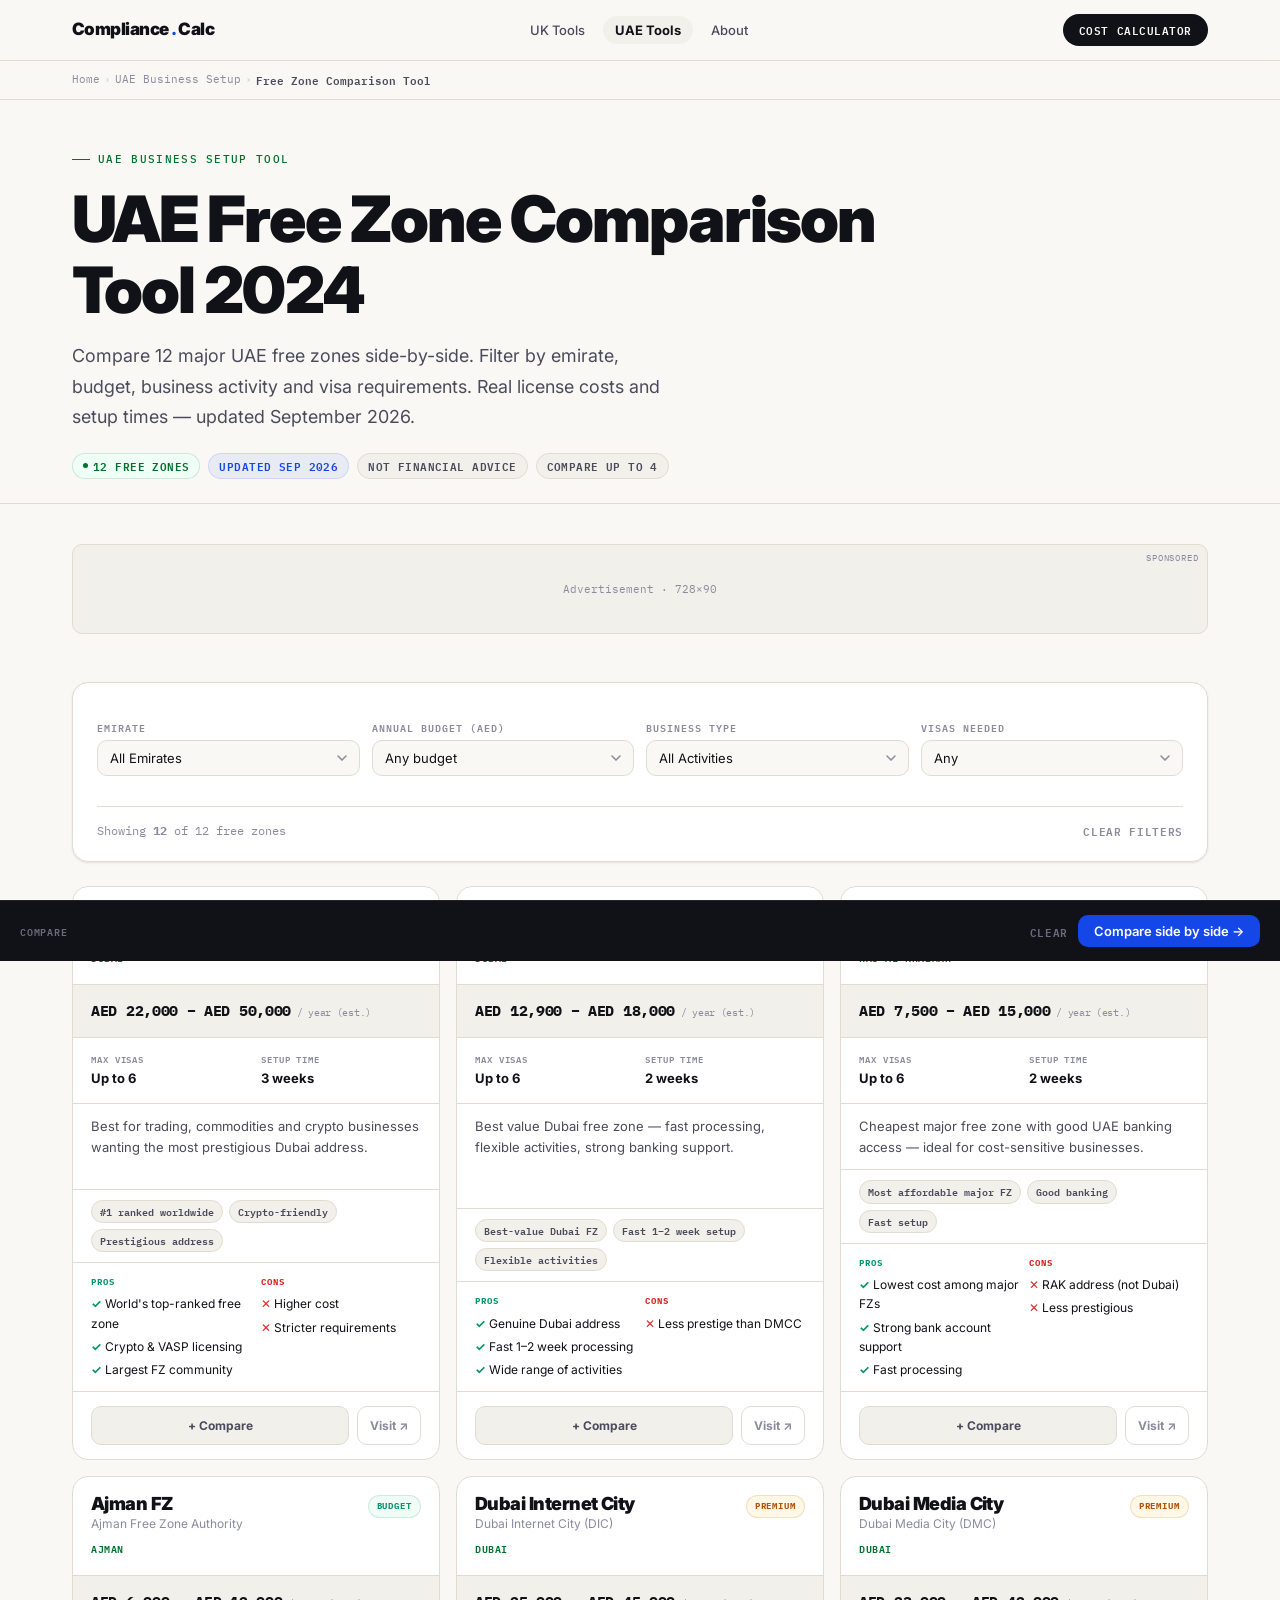
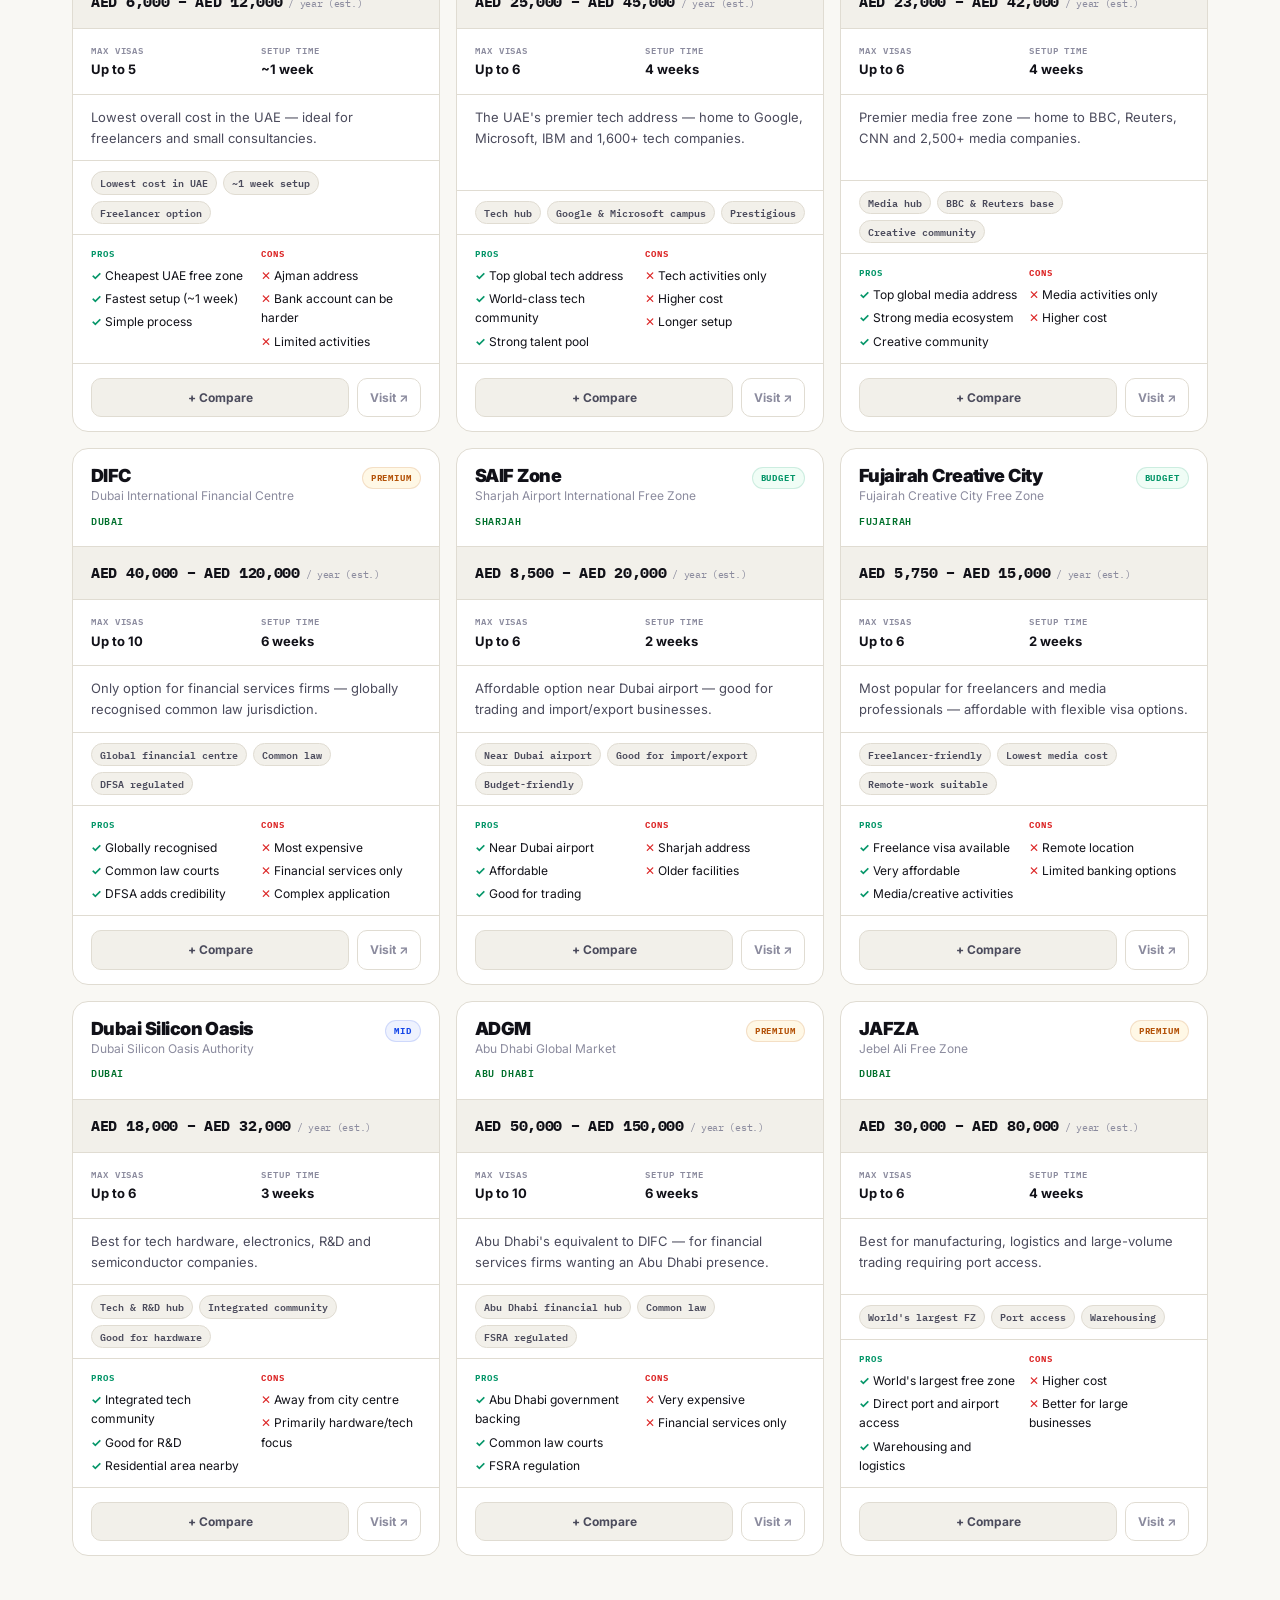
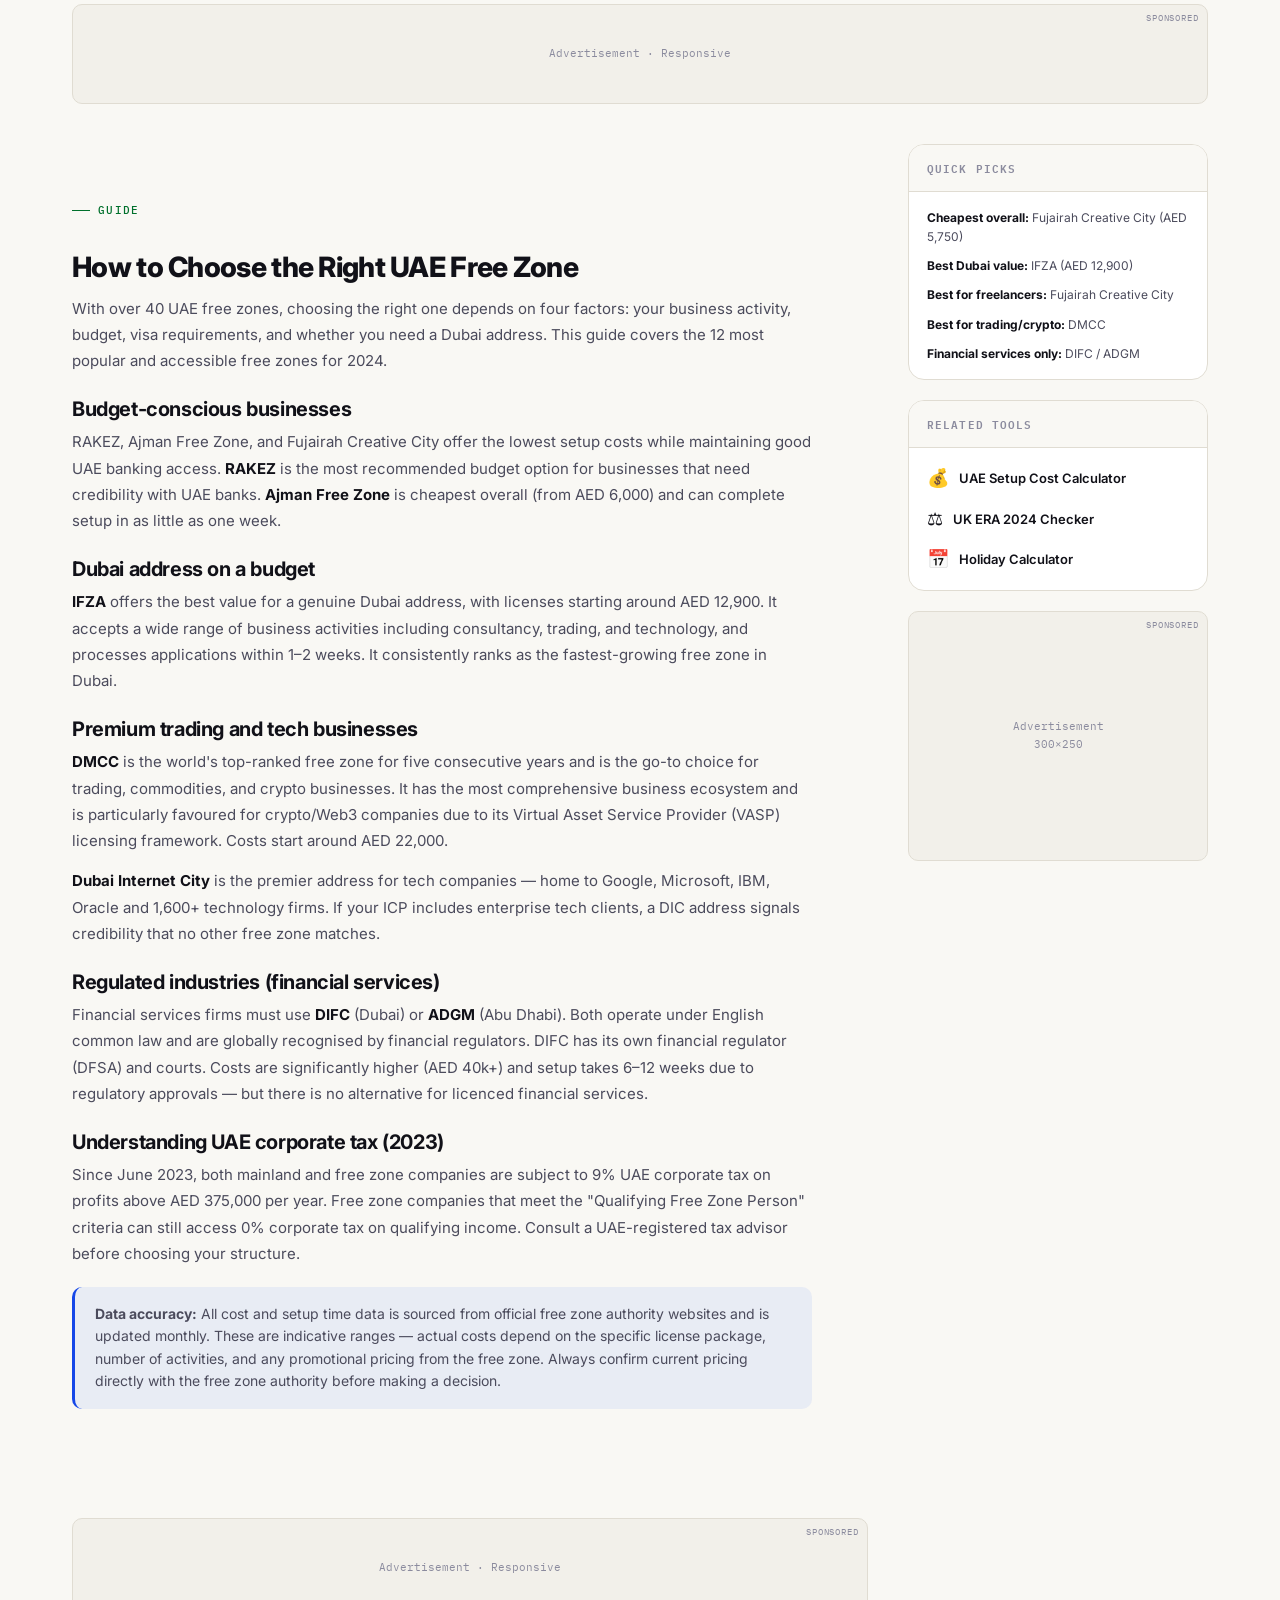
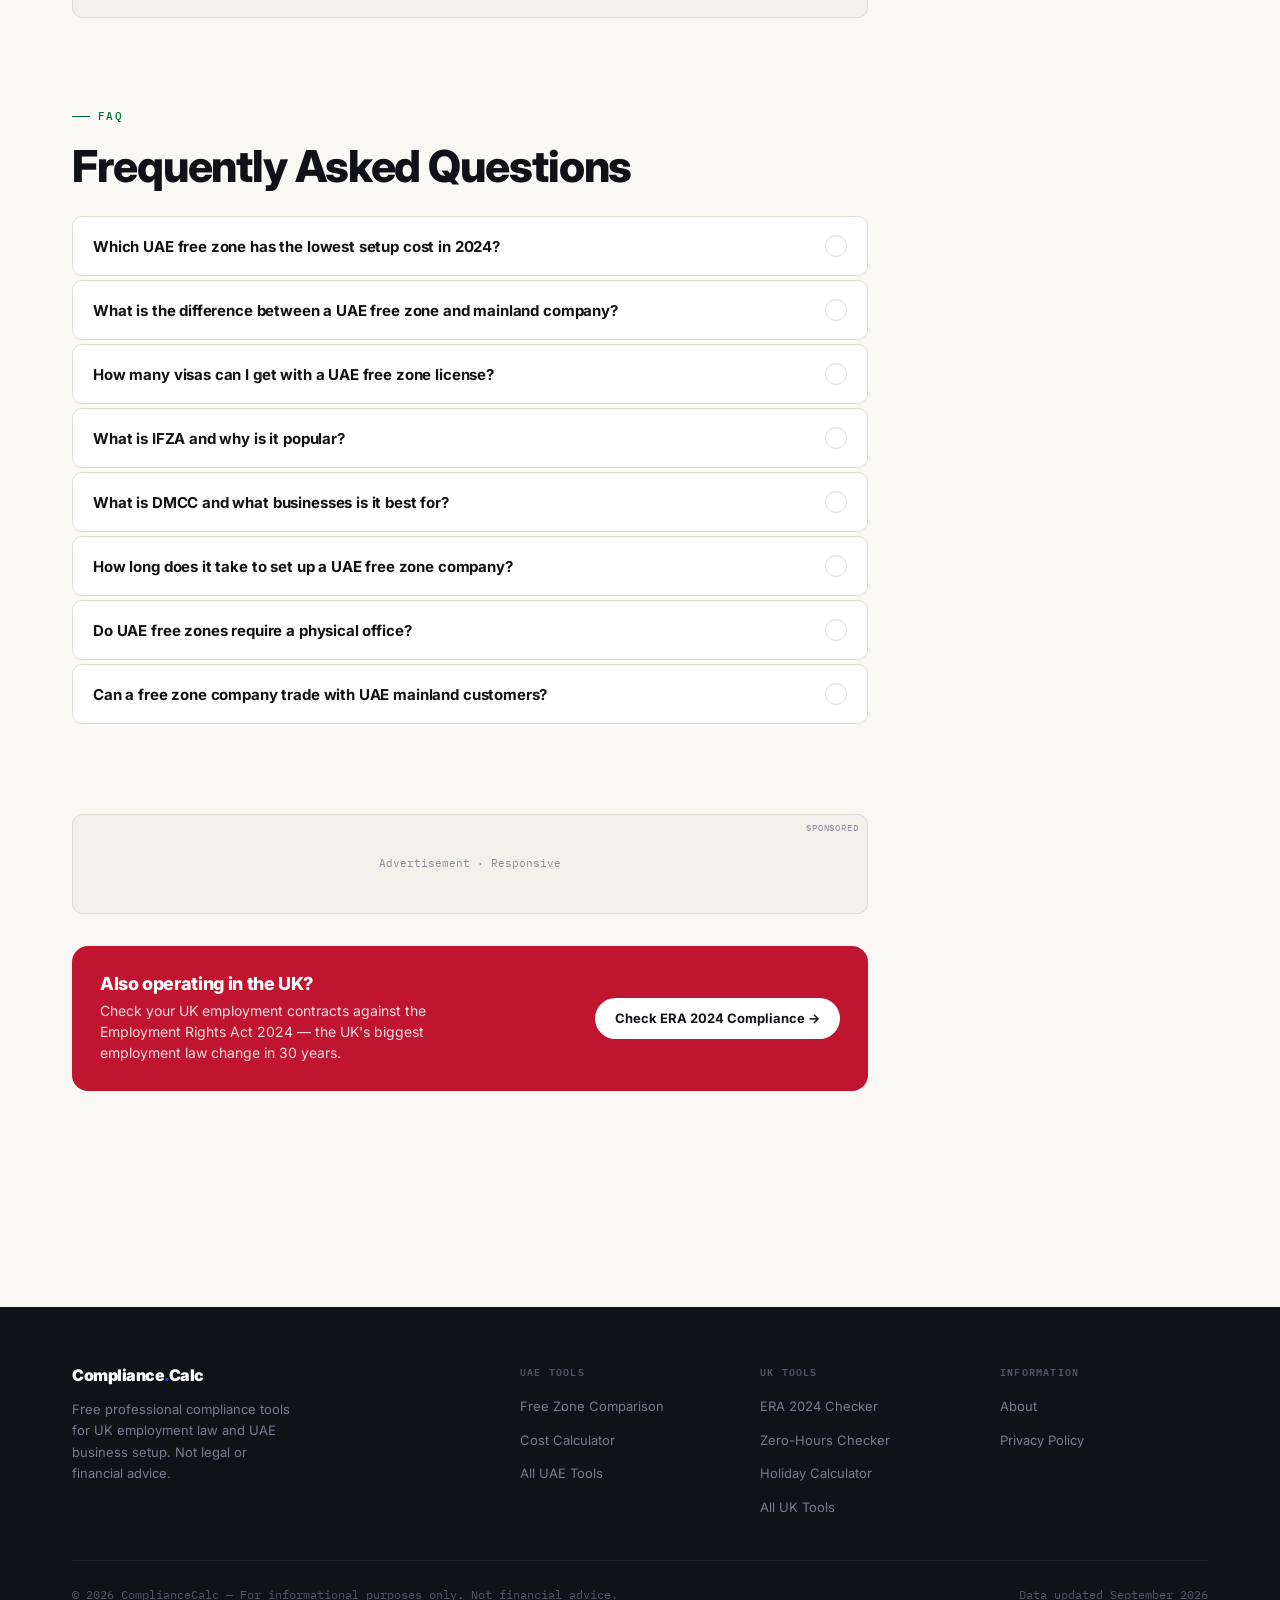
<file: uae/free-zone-comparison.html>
<!DOCTYPE html>
<html lang="en">
<head>
<meta charset="UTF-8">
<meta name="viewport" content="width=device-width,initial-scale=1">
<title>UAE Free Zone Comparison Tool 2024 — Compare 12 Free Zones Side by Side</title>
<meta name="description" content="Compare 12 UAE free zones side-by-side. Filter by budget, business type, emirate and visa needs. See real license costs, setup times and visa allocations for DMCC, RAKEZ, IFZA, JAFZA, Ajman and more.">
<link rel="canonical" href="https://YOUR-DOMAIN.com/uae/free-zone-comparison">
<meta property="og:title" content="UAE Free Zone Comparison Tool 2024 — Compare 12 Free Zones">
<meta property="og:type" content="website">
<meta name="robots" content="index,follow">
<link rel="preconnect" href="https://fonts.googleapis.com">
<link rel="preconnect" href="https://fonts.gstatic.com" crossorigin>
<link href="https://fonts.googleapis.com/css2?family=Inter:wght@400;500;600;700;800;900&family=IBM+Plex+Mono:wght@400;500;600;700&display=swap" rel="stylesheet">
<link rel="stylesheet" href="/shared/styles.css">
<script type="application/ld+json">
{"@context":"https://schema.org","@type":"SoftwareApplication","name":"UAE Free Zone Comparison Tool 2024","applicationCategory":"BusinessApplication","operatingSystem":"Web","description":"Compare all major UAE free zones side-by-side. Filter by budget, emirate, business type and visa requirements. Covers DMCC, IFZA, RAKEZ, JAFZA, Ajman, SAIF Zone, DIFC, Dubai Internet City, Dubai Media City, Dubai Silicon Oasis, Fujairah Creative City and ADGM.","url":"https://YOUR-DOMAIN.com/uae/free-zone-comparison","offers":{"@type":"Offer","price":"0","priceCurrency":"AED"},"inLanguage":"en","dateModified":"2026-09-01"}
</script>
<script type="application/ld+json">
{"@context":"https://schema.org","@type":"FAQPage","mainEntity":[{"@type":"Question","name":"Which UAE free zone has the lowest setup cost in 2024?","acceptedAnswer":{"@type":"Answer","text":"Ajman Free Zone is generally the lowest-cost UAE free zone, with license costs starting from approximately AED 6,000–12,000. Fujairah Creative City is similarly affordable starting around AED 5,750. RAKEZ (Ras Al Khaimah Economic Zone) is the most affordable major free zone with good banking support, starting from AED 7,500. For a Dubai address, IFZA offers the best value starting around AED 12,900."}},{"@type":"Question","name":"What is the difference between a UAE free zone and mainland company?","acceptedAnswer":{"@type":"Answer","text":"A UAE free zone company offers 100% foreign ownership, zero import/export duties within the free zone, and no corporate tax on qualifying income. However, free zone companies were traditionally restricted from directly trading with UAE mainland customers without a distributor. Following the 2023 UAE corporate tax law, both structures are now subject to 9% corporate tax on profits above AED 375,000, with free zones qualifying for 0% on qualifying income under specific conditions."}},{"@type":"Question","name":"How many visas can I get with a UAE free zone license?","acceptedAnswer":{"@type":"Answer","text":"Flexi-desk packages typically allow 2–3 visas, standard office packages allow 4–6 visas, and larger offices can accommodate more. DMCC, JAFZA, DIFC and ADGM offer higher visa quotas for premium packages. RAKEZ and Ajman free zone typically allow up to 5–6 visas per standard license."}},{"@type":"Question","name":"What is IFZA and why is it popular?","acceptedAnswer":{"@type":"Answer","text":"IFZA (International Free Zone Authority) is a Dubai free zone that has become one of the most popular for small businesses and consultancies due to its combination of a Dubai address, competitive pricing (starting around AED 12,900), fast processing (1–2 weeks), flexible business activities and good banking support. It offers up to 6 visas per standard package."}},{"@type":"Question","name":"What is DMCC best for?","acceptedAnswer":{"@type":"Answer","text":"DMCC (Dubai Multi Commodities Centre) is the UAE's most prestigious free zone, top-ranked in the world for five consecutive years. Best for trading, commodities, precious metals, crypto/Web3 businesses and companies wanting the most prestigious Dubai address. Costs start around AED 22,000."}},{"@type":"Question","name":"How long does it take to set up a UAE free zone company?","acceptedAnswer":{"@type":"Answer","text":"The fastest free zones (Ajman, IFZA, RAKEZ) can complete licensing in 5–10 working days. Mid-tier free zones like DMCC typically take 3–4 weeks. Regulated free zones like DIFC and ADGM can take 6–12 weeks due to regulatory approvals."}},{"@type":"Question","name":"Do UAE free zones require a physical office?","acceptedAnswer":{"@type":"Answer","text":"Most UAE free zones offer flexi-desk options (shared workspace) as the most affordable choice, satisfying the office requirement. Standard packages include a dedicated desk or small office. DIFC and ADGM typically require physical office space. For virtual/remote businesses, flexi-desk packages in IFZA, RAKEZ and Ajman are popular."}},{"@type":"Question","name":"Can a free zone company trade with UAE mainland customers?","acceptedAnswer":{"@type":"Answer","text":"Traditionally, free zone companies could not directly trade with UAE mainland customers without appointing a local distributor or agent. The UAE government has been relaxing these rules. Many free zones now offer permits to trade with the mainland. The specific rules depend on the free zone and business activity."}}]}
</script>
<style>
/* ── Page-specific styles ── */
.tool-header{padding:clamp(32px,4vw,52px) 0 24px;border-bottom:1px solid var(--border)}
.filter-bar{
  background:var(--bg-white);
  border:1px solid var(--border);
  border-radius:var(--radius-lg);
  padding:20px 24px;
  margin:24px 0;
  box-shadow:var(--shadow-sm);
}
.filter-row{display:flex;flex-wrap:wrap;gap:12px;align-items:flex-end}
.filter-group{display:flex;flex-direction:column;gap:5px;min-width:150px;flex:1}
.filter-label{font-family:var(--mono);font-size:10px;font-weight:600;letter-spacing:.1em;text-transform:uppercase;color:var(--text-3)}
.filter-group select{
  padding:9px 32px 9px 12px;
  border:1.5px solid var(--border);
  border-radius:var(--radius);
  background:var(--bg);
  color:var(--text);
  font-size:13px;
  font-family:var(--font);
  appearance:none;
  background-image:url("data:image/svg+xml,%3Csvg xmlns='http://www.w3.org/2000/svg' width='10' height='6' viewBox='0 0 10 6'%3E%3Cpath d='M1 1l4 4 4-4' stroke='%238b8b9e' stroke-width='1.5' fill='none' stroke-linecap='round'/%3E%3C/svg%3E");
  background-repeat:no-repeat;
  background-position:right 12px center;
  cursor:pointer;
  transition:border-color .15s;
}
.filter-group select:focus{outline:none;border-color:var(--accent)}
.filter-meta{display:flex;align-items:center;justify-content:space-between;margin-top:14px;padding-top:14px;border-top:1px solid var(--border)}
.filter-count{font-family:var(--mono);font-size:12px;color:var(--text-3)}
.filter-reset{font-family:var(--mono);font-size:11px;font-weight:600;letter-spacing:.06em;text-transform:uppercase;color:var(--text-3);background:none;border:none;cursor:pointer;transition:color .15s;display:flex;align-items:center;gap:6px}
.filter-reset:hover{color:var(--fail)}

/* Zone grid */
.zone-grid{
  display:grid;
  grid-template-columns:repeat(3,1fr);
  gap:16px;
  margin-bottom:48px;
}
@media(max-width:900px){.zone-grid{grid-template-columns:repeat(2,1fr)}}
@media(max-width:580px){.zone-grid{grid-template-columns:1fr}}

/* Zone card */
.zone-card{
  background:var(--bg-white);
  border:1.5px solid var(--border);
  border-radius:var(--radius-lg);
  overflow:hidden;
  display:flex;
  flex-direction:column;
  transition:border-color .15s,box-shadow .15s,transform .1s;
  position:relative;
}
.zone-card:hover{border-color:var(--border-dark);box-shadow:var(--shadow);transform:translateY(-2px)}
.zone-card.selected{border-color:var(--uae);box-shadow:0 0 0 3px rgba(0,112,44,.12)}
.zone-card-top{padding:18px 18px 14px;border-bottom:1px solid var(--border)}
.zone-tier{
  font-family:var(--mono);
  font-size:9px;
  font-weight:700;
  letter-spacing:.1em;
  text-transform:uppercase;
  padding:3px 8px;
  border-radius:var(--radius-pill);
  float:right;
  margin-left:8px;
}
.tier-premium{background:#fff8e6;color:#b45309;border:1px solid rgba(180,83,9,.15)}
.tier-mid{background:var(--accent-dim);color:var(--accent);border:1px solid rgba(21,71,232,.15)}
.tier-budget{background:var(--pass-bg);color:var(--pass);border:1px solid rgba(5,150,105,.15)}
.zone-name{font-size:18px;font-weight:900;letter-spacing:-.03em;color:var(--text);line-height:1}
.zone-fullname{font-size:12px;color:var(--text-3);margin-top:3px;line-height:1.3}
.zone-emirate{display:inline-flex;align-items:center;gap:4px;font-family:var(--mono);font-size:10px;font-weight:600;letter-spacing:.06em;text-transform:uppercase;color:var(--uae);margin-top:8px}
.zone-cost-row{padding:14px 18px;border-bottom:1px solid var(--border);background:var(--bg-muted)}
.zone-cost{font-family:var(--mono);font-size:15px;font-weight:700;color:var(--text);letter-spacing:-.02em}
.zone-cost small{font-size:10px;font-weight:400;color:var(--text-3)}
.zone-meta{padding:14px 18px;display:grid;grid-template-columns:1fr 1fr;gap:10px;border-bottom:1px solid var(--border)}
.meta-cell .mk{font-family:var(--mono);font-size:9px;font-weight:600;letter-spacing:.1em;text-transform:uppercase;color:var(--text-3)}
.meta-cell .mv{font-size:13px;font-weight:700;color:var(--text);margin-top:2px}
.zone-highlight{padding:12px 18px;font-size:13px;color:var(--text-2);line-height:1.6;border-bottom:1px solid var(--border);flex:1}
.zone-tags{padding:10px 18px;display:flex;flex-wrap:wrap;gap:6px;border-bottom:1px solid var(--border)}
.ztag{
  font-family:var(--mono);
  font-size:9.5px;
  font-weight:600;
  padding:3px 8px;
  background:var(--bg-muted);
  border:1px solid var(--border);
  border-radius:var(--radius-pill);
  color:var(--text-2);
  white-space:nowrap;
}
.zone-pros-cons{padding:12px 18px;display:grid;grid-template-columns:1fr 1fr;gap:10px;font-size:12px;border-bottom:1px solid var(--border)}
.zone-pros h5,.zone-cons h5{font-family:var(--mono);font-size:9px;font-weight:700;letter-spacing:.1em;text-transform:uppercase;margin-bottom:5px}
.zone-pros h5{color:var(--pass)}.zone-cons h5{color:var(--fail)}
.zone-pros ul,.zone-cons ul{list-style:none;display:flex;flex-direction:column;gap:4px}
.zone-pros li::before{content:'✓ ';color:var(--pass);font-weight:700}
.zone-cons li::before{content:'✕ ';color:var(--fail);font-weight:700}
.zone-actions{padding:14px 18px;display:flex;gap:8px}
.btn-compare{
  flex:1;
  padding:9px 12px;
  background:var(--bg-muted);
  border:1.5px solid var(--border);
  border-radius:var(--radius);
  font-size:12px;
  font-weight:700;
  font-family:var(--font);
  color:var(--text-2);
  cursor:pointer;
  transition:all .15s;
}
.btn-compare:hover,.btn-compare.active{background:var(--uae);border-color:var(--uae);color:#fff}
.btn-visit{
  padding:9px 12px;
  background:transparent;
  border:1.5px solid var(--border);
  border-radius:var(--radius);
  font-size:12px;
  font-weight:700;
  font-family:var(--font);
  color:var(--text-3);
  cursor:pointer;
  transition:all .15s;
  text-decoration:none;
  white-space:nowrap;
  display:inline-flex;
  align-items:center;
  gap:4px;
}
.btn-visit:hover{border-color:var(--border-dark);color:var(--text);text-decoration:none}

/* No results */
.no-results{text-align:center;padding:48px 24px;background:var(--bg-white);border:1px solid var(--border);border-radius:var(--radius-lg);display:none}
.no-results h3{font-size:18px;font-weight:800;margin-bottom:8px}
.no-results p{font-size:14px;color:var(--text-2)}

/* Compare modal */
.compare-modal-overlay{position:fixed;inset:0;background:rgba(17,17,24,.75);z-index:500;display:none;align-items:center;justify-content:center;padding:20px;backdrop-filter:blur(6px)}
.compare-modal-overlay.visible{display:flex}
.compare-modal{background:var(--bg-white);border-radius:var(--radius-lg);max-width:860px;width:100%;max-height:92vh;overflow:auto;box-shadow:var(--shadow-lg)}
.compare-modal-hd{display:flex;align-items:center;justify-content:space-between;padding:20px 24px;border-bottom:1px solid var(--border);position:sticky;top:0;background:var(--bg-white);z-index:1}
.compare-modal-title{font-size:18px;font-weight:900;letter-spacing:-.025em}
.compare-close{display:flex;align-items:center;gap:6px;padding:7px 14px;background:var(--bg-muted);border:1px solid var(--border);border-radius:var(--radius);font-size:13px;font-weight:600;cursor:pointer;transition:all .15s}
.compare-close:hover{background:var(--border)}
.compare-table{width:100%;border-collapse:collapse;font-size:14px}
.compare-table th{font-family:var(--mono);font-size:11px;font-weight:700;letter-spacing:.08em;text-transform:uppercase;color:var(--text-3);padding:14px 16px;border-bottom:2px solid var(--border);text-align:left;background:var(--bg-muted);white-space:nowrap}
.compare-table td{padding:14px 16px;border-bottom:1px solid var(--border);vertical-align:top;line-height:1.55}
.compare-table .zone-col{font-weight:800;font-size:15px;letter-spacing:-.02em;color:var(--uae)}
.compare-table tr:hover td{background:var(--bg-muted)}

/* Mobile nav open state */
@media(max-width:680px){
  .nav-links.nav-open{display:flex;flex-direction:column;position:absolute;top:60px;left:0;right:0;background:var(--bg);border-bottom:1px solid var(--border);padding:16px var(--gutter);gap:4px;z-index:199}
}
</style>
</head>
<body>
<a href="#main" class="skip-link">Skip to main content</a>

<nav class="site-nav" role="navigation" aria-label="Main">
  <div class="container nav-inner">
    <a href="/" class="nav-logo">Compliance<span class="dot">.</span>Calc</a>
    <ul class="nav-links" id="nav-menu">
      <li><a href="/uk" class="nav-link">UK Tools</a></li>
      <li><a href="/uae" class="nav-link active">UAE Tools</a></li>
      <li><a href="/about" class="nav-link">About</a></li>
    </ul>
    <a href="/uae/business-setup-cost-calculator" class="nav-cta">Cost Calculator</a>
    <button class="nav-mobile-toggle" id="nav-toggle" aria-label="Open menu" aria-expanded="false">
      <svg width="20" height="20" viewBox="0 0 20 20" fill="none"><rect y="4" width="20" height="2" rx="1" fill="currentColor"/><rect y="9" width="20" height="2" rx="1" fill="currentColor"/><rect y="14" width="20" height="2" rx="1" fill="currentColor"/></svg>
    </button>
  </div>
</nav>

<div class="breadcrumb-bar">
  <div class="container">
    <nav aria-label="Breadcrumb">
      <ol class="breadcrumb-list">
        <li><a href="/">Home</a></li>
        <li class="sep">›</li>
        <li><a href="/uae">UAE Business Setup</a></li>
        <li class="sep">›</li>
        <li>Free Zone Comparison Tool</li>
      </ol>
    </nav>
  </div>
</div>

<main id="main">
<div class="tool-header">
  <div class="container">
    <div class="t-eye uae mb-16">UAE Business Setup Tool</div>
    <h1 class="display" style="max-width:820px;margin-bottom:16px">UAE Free Zone Comparison<br>Tool 2024</h1>
    <p class="lead" style="margin-bottom:20px">Compare 12 major UAE free zones side-by-side. Filter by emirate, budget, business activity and visa requirements. Real license costs and setup times — updated September 2026.</p>
    <div class="flex flex-wrap gap-8">
      <span class="badge badge-uae"><span class="dot"></span>12 Free Zones</span>
      <span class="badge badge-blue">Updated Sep 2026</span>
      <span class="badge badge-neutral">Not financial advice</span>
      <span class="badge badge-neutral">Compare up to 4</span>
    </div>
  </div>
</div>

<!-- AD ZONE -->
<div class="container" style="padding-top:20px">
  <div class="ad-zone ad-zone--leaderboard" aria-label="Advertisement">
    <div class="ad-zone-placeholder">Advertisement · 728×90</div>
  </div>
</div>

<div class="container" style="padding-top:4px;padding-bottom:80px">

  <!-- FILTER BAR -->
  <div class="filter-bar" data-enter>
    <div class="filter-row">
      <div class="filter-group">
        <div class="filter-label">Emirate</div>
        <select id="f-emirate" onchange="applyFilters()">
          <option value="all">All Emirates</option>
          <option value="Dubai">Dubai</option>
          <option value="Abu Dhabi">Abu Dhabi</option>
          <option value="Ras Al Khaimah">Ras Al Khaimah</option>
          <option value="Sharjah">Sharjah</option>
          <option value="Ajman">Ajman</option>
          <option value="Fujairah">Fujairah</option>
        </select>
      </div>
      <div class="filter-group">
        <div class="filter-label">Annual Budget (AED)</div>
        <select id="f-budget" onchange="applyFilters()">
          <option value="all">Any budget</option>
          <option value="10000">Under AED 10,000</option>
          <option value="15000">Under AED 15,000</option>
          <option value="20000">Under AED 20,000</option>
          <option value="30000">Under AED 30,000</option>
          <option value="50000">Under AED 50,000</option>
          <option value="999999">Any budget</option>
        </select>
      </div>
      <div class="filter-group">
        <div class="filter-label">Business Type</div>
        <select id="f-activity" onchange="applyFilters()">
          <option value="all">All Activities</option>
          <option value="consultancy">Consultancy / Services</option>
          <option value="trading">Trading / Import-Export</option>
          <option value="tech">Technology / Digital</option>
          <option value="media">Media / Creative</option>
          <option value="financial">Financial Services</option>
          <option value="manufacturing">Manufacturing / Logistics</option>
        </select>
      </div>
      <div class="filter-group">
        <div class="filter-label">Visas Needed</div>
        <select id="f-visa" onchange="applyFilters()">
          <option value="0">Any</option>
          <option value="2">1–2 visas</option>
          <option value="4">3–4 visas</option>
          <option value="6">5–6 visas</option>
          <option value="7">6+ visas</option>
        </select>
      </div>
    </div>
    <div class="filter-meta">
      <div class="filter-count">Showing <strong id="countDisplay">12</strong> of 12 free zones</div>
      <button class="filter-reset" onclick="resetFilters()">
        <svg width="10" height="10" viewBox="0 0 10 10" fill="currentColor"><path d="M1.5 1.5l7 7M8.5 1.5l-7 7"/></svg>
        Clear filters
      </button>
    </div>
  </div>

  <!-- ZONE GRID -->
  <div class="zone-grid" id="zoneGrid"></div>

  <div class="no-results" id="noResults">
    <h3>No free zones match your filters</h3>
    <p>Try adjusting your budget or activity filter. <button class="filter-reset" onclick="resetFilters()" style="display:inline;font-size:13px">Reset all filters</button></p>
  </div>

  <!-- AD ZONE: Mid-page -->
  <div class="ad-zone ad-zone--in-content" aria-label="Advertisement">
    <div class="ad-zone-placeholder">Advertisement · Responsive</div>
  </div>

  <!-- CONTENT GRID (prose + sidebar) -->
  <div class="page-grid" style="margin-top:40px">
    <div>
      <div class="section-sm">
        <div class="t-eye uae mb-16">Guide</div>
        <div class="prose">
          <h2>How to Choose the Right UAE Free Zone</h2>
          <p>With over 40 UAE free zones, choosing the right one depends on four factors: your business activity, budget, visa requirements, and whether you need a Dubai address. This guide covers the 12 most popular and accessible free zones for 2024.</p>

          <h3>Budget-conscious businesses</h3>
          <p>RAKEZ, Ajman Free Zone, and Fujairah Creative City offer the lowest setup costs while maintaining good UAE banking access. <strong>RAKEZ</strong> is the most recommended budget option for businesses that need credibility with UAE banks. <strong>Ajman Free Zone</strong> is cheapest overall (from AED 6,000) and can complete setup in as little as one week.</p>

          <h3>Dubai address on a budget</h3>
          <p><strong>IFZA</strong> offers the best value for a genuine Dubai address, with licenses starting around AED 12,900. It accepts a wide range of business activities including consultancy, trading, and technology, and processes applications within 1–2 weeks. It consistently ranks as the fastest-growing free zone in Dubai.</p>

          <h3>Premium trading and tech businesses</h3>
          <p><strong>DMCC</strong> is the world's top-ranked free zone for five consecutive years and is the go-to choice for trading, commodities, and crypto businesses. It has the most comprehensive business ecosystem and is particularly favoured for crypto/Web3 companies due to its Virtual Asset Service Provider (VASP) licensing framework. Costs start around AED 22,000.</p>
          <p><strong>Dubai Internet City</strong> is the premier address for tech companies — home to Google, Microsoft, IBM, Oracle and 1,600+ technology firms. If your ICP includes enterprise tech clients, a DIC address signals credibility that no other free zone matches.</p>

          <h3>Regulated industries (financial services)</h3>
          <p>Financial services firms must use <strong>DIFC</strong> (Dubai) or <strong>ADGM</strong> (Abu Dhabi). Both operate under English common law and are globally recognised by financial regulators. DIFC has its own financial regulator (DFSA) and courts. Costs are significantly higher (AED 40k+) and setup takes 6–12 weeks due to regulatory approvals — but there is no alternative for licenced financial services.</p>

          <h3>Understanding UAE corporate tax (2023)</h3>
          <p>Since June 2023, both mainland and free zone companies are subject to 9% UAE corporate tax on profits above AED 375,000 per year. Free zone companies that meet the "Qualifying Free Zone Person" criteria can still access 0% corporate tax on qualifying income. Consult a UAE-registered tax advisor before choosing your structure.</p>

          <div class="alert alert-info"><strong>Data accuracy:</strong> All cost and setup time data is sourced from official free zone authority websites and is updated monthly. These are indicative ranges — actual costs depend on the specific license package, number of activities, and any promotional pricing from the free zone. Always confirm current pricing directly with the free zone authority before making a decision.</div>
        </div>
      </div>

      <!-- AD ZONE -->
      <div class="ad-zone ad-zone--in-content" aria-label="Advertisement">
        <div class="ad-zone-placeholder">Advertisement · Responsive</div>
      </div>

      <!-- FAQ -->
      <div class="section-sm">
        <div class="t-eye uae mb-16">FAQ</div>
        <h2 class="display-sm" style="margin-bottom:24px">Frequently Asked Questions</h2>
        <div class="faq-list">
          <div class="faq-item">
            <button class="faq-q" aria-expanded="false">Which UAE free zone has the lowest setup cost in 2024?<div class="faq-icon"><svg width="10" height="10" viewBox="0 0 10 10" fill="currentColor"><path d="M5 1v8M1 5h8"/></svg></div></button>
            <div class="faq-body"><div class="faq-ans">Ajman Free Zone is generally the lowest-cost UAE free zone, with license costs starting from approximately AED 6,000–12,000. Fujairah Creative City is similarly affordable at around AED 5,750. RAKEZ (Ras Al Khaimah Economic Zone) is the most affordable major free zone with good banking support, starting from AED 7,500. For a Dubai address, IFZA offers the best value starting around AED 12,900.</div></div>
          </div>
          <div class="faq-item">
            <button class="faq-q" aria-expanded="false">What is the difference between a UAE free zone and mainland company?<div class="faq-icon"><svg width="10" height="10" viewBox="0 0 10 10" fill="currentColor"><path d="M5 1v8M1 5h8"/></svg></div></button>
            <div class="faq-body"><div class="faq-ans">A UAE free zone company offers 100% foreign ownership, zero import/export duties within the free zone, and no corporate tax on qualifying income. Free zone companies were traditionally restricted from directly trading with UAE mainland customers without a local distributor. Following the 2023 UAE corporate tax law, both structures are now subject to 9% corporate tax on profits above AED 375,000, with free zones qualifying for 0% on qualifying income under specific conditions.</div></div>
          </div>
          <div class="faq-item">
            <button class="faq-q" aria-expanded="false">How many visas can I get with a UAE free zone license?<div class="faq-icon"><svg width="10" height="10" viewBox="0 0 10 10" fill="currentColor"><path d="M5 1v8M1 5h8"/></svg></div></button>
            <div class="faq-body"><div class="faq-ans">The number of visas depends on the free zone and your office arrangement. Flexi-desk packages typically allow 2–3 visas, standard office packages allow 4–6 visas, and larger offices can accommodate more. DMCC, JAFZA, DIFC and ADGM offer higher visa quotas for premium packages. RAKEZ and Ajman Free Zone typically allow up to 5–6 visas per standard license.</div></div>
          </div>
          <div class="faq-item">
            <button class="faq-q" aria-expanded="false">What is IFZA and why is it popular?<div class="faq-icon"><svg width="10" height="10" viewBox="0 0 10 10" fill="currentColor"><path d="M5 1v8M1 5h8"/></svg></div></button>
            <div class="faq-body"><div class="faq-ans">IFZA (International Free Zone Authority) is a Dubai free zone that has become one of the most popular for small businesses and consultancies due to its combination of a Dubai address, competitive pricing (starting around AED 12,900), fast processing (1–2 weeks), flexible business activities and good banking support. It offers up to 6 visas per standard package and accepts a wide range of activities including consultancy, trading, and technology.</div></div>
          </div>
          <div class="faq-item">
            <button class="faq-q" aria-expanded="false">What is DMCC and what businesses is it best for?<div class="faq-icon"><svg width="10" height="10" viewBox="0 0 10 10" fill="currentColor"><path d="M5 1v8M1 5h8"/></svg></div></button>
            <div class="faq-body"><div class="faq-ans">DMCC (Dubai Multi Commodities Centre) is the UAE's most prestigious free zone, top-ranked in the world for five consecutive years. It is best for trading companies, commodities businesses, precious metals traders, cryptocurrency firms, and companies wanting the most prestigious Dubai address. License costs start around AED 22,000. DMCC is particularly favoured for crypto/Web3 businesses due to its Virtual Asset Service Provider (VASP) licensing framework.</div></div>
          </div>
          <div class="faq-item">
            <button class="faq-q" aria-expanded="false">How long does it take to set up a UAE free zone company?<div class="faq-icon"><svg width="10" height="10" viewBox="0 0 10 10" fill="currentColor"><path d="M5 1v8M1 5h8"/></svg></div></button>
            <div class="faq-body"><div class="faq-ans">Setup times vary by free zone. The fastest (Ajman, IFZA, RAKEZ) can complete licensing in 5–10 working days. Mid-tier free zones like DMCC and Dubai Silicon Oasis typically take 3–4 weeks. Regulated free zones like DIFC and ADGM can take 6–12 weeks due to regulatory approvals. All free zones require a valid passport, completed application forms, and payment of fees.</div></div>
          </div>
          <div class="faq-item">
            <button class="faq-q" aria-expanded="false">Do UAE free zones require a physical office?<div class="faq-icon"><svg width="10" height="10" viewBox="0 0 10 10" fill="currentColor"><path d="M5 1v8M1 5h8"/></svg></div></button>
            <div class="faq-body"><div class="faq-ans">Most UAE free zones offer flexi-desk options (shared workspace) as the most affordable choice, which satisfies the office requirement. Standard packages include a dedicated desk or small office. DIFC and ADGM typically require physical office space due to their regulated nature. For virtual/remote businesses, flexi-desk packages in IFZA, RAKEZ and Ajman are the most popular options.</div></div>
          </div>
          <div class="faq-item">
            <button class="faq-q" aria-expanded="false">Can a free zone company trade with UAE mainland customers?<div class="faq-icon"><svg width="10" height="10" viewBox="0 0 10 10" fill="currentColor"><path d="M5 1v8M1 5h8"/></svg></div></button>
            <div class="faq-body"><div class="faq-ans">Traditionally, free zone companies could not directly trade with UAE mainland customers without appointing a local distributor or agent. However, the UAE government has been relaxing these rules. Many free zones now offer permits to trade with the mainland. The specific rules depend on the free zone and business activity — check with your chosen free zone before assuming direct mainland trading is permitted.</div></div>
          </div>
        </div>
      </div>

      <!-- AD ZONE: After FAQ -->
      <div class="ad-zone ad-zone--in-content" aria-label="Advertisement">
        <div class="ad-zone-placeholder">Advertisement · Responsive</div>
      </div>

      <!-- Cross promo -->
      <div class="cross-strip uae-to-uk" style="margin-bottom:40px" data-enter>
        <div>
          <h3>Also operating in the UK?</h3>
          <p>Check your UK employment contracts against the Employment Rights Act 2024 — the UK's biggest employment law change in 30 years.</p>
        </div>
        <a href="/uk/era-2024-contract-checker" class="btn btn-white">Check ERA 2024 Compliance →</a>
      </div>
    </div>

    <!-- SIDEBAR -->
    <aside class="sidebar">
      <div class="sidebar-card">
        <div class="sidebar-card-hd"><div class="sidebar-card-hd-title">Quick Picks</div></div>
        <div class="sidebar-card-body" style="gap:10px">
          <div style="font-size:12px;color:var(--text-2)"><span style="font-weight:700;color:var(--text)">Cheapest overall:</span> Fujairah Creative City (AED 5,750)</div>
          <div style="font-size:12px;color:var(--text-2)"><span style="font-weight:700;color:var(--text)">Best Dubai value:</span> IFZA (AED 12,900)</div>
          <div style="font-size:12px;color:var(--text-2)"><span style="font-weight:700;color:var(--text)">Best for freelancers:</span> Fujairah Creative City</div>
          <div style="font-size:12px;color:var(--text-2)"><span style="font-weight:700;color:var(--text)">Best for trading/crypto:</span> DMCC</div>
          <div style="font-size:12px;color:var(--text-2)"><span style="font-weight:700;color:var(--text)">Financial services only:</span> DIFC / ADGM</div>
        </div>
      </div>
      <div class="sidebar-card">
        <div class="sidebar-card-hd"><div class="sidebar-card-hd-title">Related Tools</div></div>
        <div class="sidebar-card-body">
          <a href="/uae/business-setup-cost-calculator" class="sidebar-tool-link"><span class="stl-icon">💰</span>UAE Setup Cost Calculator</a>
          <a href="/uk/era-2024-contract-checker" class="sidebar-tool-link"><span class="stl-icon">⚖️</span>UK ERA 2024 Checker</a>
          <a href="/uk/holiday-entitlement-calculator" class="sidebar-tool-link"><span class="stl-icon">📅</span>Holiday Calculator</a>
        </div>
      </div>
      <!-- Ad zone: sidebar -->
      <div class="ad-zone ad-zone--sidebar" aria-label="Advertisement">
        <div class="ad-zone-placeholder">Advertisement<br>300×250</div>
      </div>
    </aside>
  </div>

</div><!-- /container -->

<!-- COMPARE BAR (fixed bottom) -->
<div class="compare-bar" id="compareBar" role="complementary" aria-label="Comparison tray">
  <div style="display:flex;align-items:center;gap:12px;flex:1;min-width:0">
    <span style="font-family:var(--mono);font-size:10px;font-weight:600;letter-spacing:.08em;text-transform:uppercase;color:#6b6b7e;flex-shrink:0">Compare</span>
    <div class="compare-chips" id="compareChips"></div>
  </div>
  <div style="display:flex;align-items:center;gap:10px;flex-shrink:0">
    <button onclick="clearCompare()" style="font-family:var(--mono);font-size:11px;font-weight:600;color:#6b6b7e;background:none;border:none;cursor:pointer;letter-spacing:.06em;text-transform:uppercase">Clear</button>
    <button onclick="openCompareModal()" class="btn btn-accent btn-sm">Compare side by side →</button>
  </div>
</div>

<!-- COMPARE MODAL -->
<div class="compare-modal-overlay" id="compareModal" onclick="if(event.target===this)closeCompareModal()">
  <div class="compare-modal">
    <div class="compare-modal-hd">
      <div class="compare-modal-title">Free Zone Comparison</div>
      <button class="compare-close" onclick="closeCompareModal()">
        <svg width="12" height="12" viewBox="0 0 12 12" fill="currentColor"><path d="M1 1l10 10M11 1L1 11"/></svg>
        Close
      </button>
    </div>
    <div style="padding:0;overflow-x:auto" id="compareTableWrap"></div>
  </div>
</div>

</main>

<footer class="site-footer">
  <div class="container">
    <div class="footer-grid">
      <div><div class="footer-logo">Compliance<span class="dot">.</span>Calc</div><p class="footer-tagline">Free professional compliance tools for UK employment law and UAE business setup. Not legal or financial advice.</p></div>
      <div><div class="footer-col-title">UAE Tools</div><ul class="footer-links"><li><a href="/uae/free-zone-comparison">Free Zone Comparison</a></li><li><a href="/uae/business-setup-cost-calculator">Cost Calculator</a></li><li><a href="/uae">All UAE Tools</a></li></ul></div>
      <div><div class="footer-col-title">UK Tools</div><ul class="footer-links"><li><a href="/uk/era-2024-contract-checker">ERA 2024 Checker</a></li><li><a href="/uk/zero-hours-rights-checker">Zero-Hours Checker</a></li><li><a href="/uk/holiday-entitlement-calculator">Holiday Calculator</a></li><li><a href="/uk">All UK Tools</a></li></ul></div>
      <div><div class="footer-col-title">Information</div><ul class="footer-links"><li><a href="/about">About</a></li><li><a href="/privacy">Privacy Policy</a></li></ul></div>
    </div>
    <div class="footer-bottom"><span class="footer-note">&copy; 2026 ComplianceCalc &mdash; For informational purposes only. Not financial advice.</span><span class="footer-note">Data updated September 2026</span></div>
  </div>
</footer>

<script>
// DATA_LAST_UPDATED: 2026-09-01
var FREE_ZONES=[
  {id:'dmcc',name:'DMCC',fullName:'Dubai Multi Commodities Centre',emirate:'Dubai',costMin:22000,costMax:50000,visaMax:6,setupWeeks:3,activities:['trading','consultancy','tech'],tier:'premium',tags:['#1 ranked worldwide','Crypto-friendly','Prestigious address'],highlight:'Best for trading, commodities and crypto businesses wanting the most prestigious Dubai address.',pros:['World\'s top-ranked free zone','Crypto & VASP licensing','Largest FZ community'],cons:['Higher cost','Stricter requirements'],website:'https://www.dmcc.ae'},
  {id:'ifza',name:'IFZA',fullName:'International Free Zone Authority',emirate:'Dubai',costMin:12900,costMax:18000,visaMax:6,setupWeeks:2,activities:['consultancy','trading','tech','media'],tier:'mid',tags:['Best-value Dubai FZ','Fast 1–2 week setup','Flexible activities'],highlight:'Best value Dubai free zone — fast processing, flexible activities, strong banking support.',pros:['Genuine Dubai address','Fast 1–2 week processing','Wide range of activities'],cons:['Less prestige than DMCC'],website:'https://www.ifza.com'},
  {id:'rakez',name:'RAKEZ',fullName:'Ras Al Khaimah Economic Zone',emirate:'Ras Al Khaimah',costMin:7500,costMax:15000,visaMax:6,setupWeeks:2,activities:['consultancy','trading','manufacturing'],tier:'budget',tags:['Most affordable major FZ','Good banking','Fast setup'],highlight:'Cheapest major free zone with good UAE banking access — ideal for cost-sensitive businesses.',pros:['Lowest cost among major FZs','Strong bank account support','Fast processing'],cons:['RAK address (not Dubai)','Less prestigious'],website:'https://www.rakez.com'},
  {id:'ajman',name:'Ajman FZ',fullName:'Ajman Free Zone Authority',emirate:'Ajman',costMin:6000,costMax:12000,visaMax:5,setupWeeks:1,activities:['consultancy','trading'],tier:'budget',tags:['Lowest cost in UAE','~1 week setup','Freelancer option'],highlight:'Lowest overall cost in the UAE — ideal for freelancers and small consultancies.',pros:['Cheapest UAE free zone','Fastest setup (~1 week)','Simple process'],cons:['Ajman address','Bank account can be harder','Limited activities'],website:'https://afza.ae'},
  {id:'dic',name:'Dubai Internet City',fullName:'Dubai Internet City (DIC)',emirate:'Dubai',costMin:25000,costMax:45000,visaMax:6,setupWeeks:4,activities:['tech','consultancy'],tier:'premium',tags:['Tech hub','Google & Microsoft campus','Prestigious'],highlight:'The UAE\'s premier tech address — home to Google, Microsoft, IBM and 1,600+ tech companies.',pros:['Top global tech address','World-class tech community','Strong talent pool'],cons:['Tech activities only','Higher cost','Longer setup'],website:'https://dic.ae'},
  {id:'dmc',name:'Dubai Media City',fullName:'Dubai Media City (DMC)',emirate:'Dubai',costMin:23000,costMax:42000,visaMax:6,setupWeeks:4,activities:['media','consultancy'],tier:'premium',tags:['Media hub','BBC & Reuters base','Creative community'],highlight:'Premier media free zone — home to BBC, Reuters, CNN and 2,500+ media companies.',pros:['Top global media address','Strong media ecosystem','Creative community'],cons:['Media activities only','Higher cost'],website:'https://dmc.ae'},
  {id:'difc',name:'DIFC',fullName:'Dubai International Financial Centre',emirate:'Dubai',costMin:40000,costMax:120000,visaMax:10,setupWeeks:6,activities:['financial'],tier:'premium',tags:['Global financial centre','Common law','DFSA regulated'],highlight:'Only option for financial services firms — globally recognised common law jurisdiction.',pros:['Globally recognised','Common law courts','DFSA adds credibility'],cons:['Most expensive','Financial services only','Complex application'],website:'https://www.difc.ae'},
  {id:'saif',name:'SAIF Zone',fullName:'Sharjah Airport International Free Zone',emirate:'Sharjah',costMin:8500,costMax:20000,visaMax:6,setupWeeks:2,activities:['trading','manufacturing','consultancy'],tier:'budget',tags:['Near Dubai airport','Good for import/export','Budget-friendly'],highlight:'Affordable option near Dubai airport — good for trading and import/export businesses.',pros:['Near Dubai airport','Affordable','Good for trading'],cons:['Sharjah address','Older facilities'],website:'https://www.saif-zone.com'},
  {id:'creative-city',name:'Fujairah Creative City',fullName:'Fujairah Creative City Free Zone',emirate:'Fujairah',costMin:5750,costMax:15000,visaMax:6,setupWeeks:2,activities:['media','consultancy'],tier:'budget',tags:['Freelancer-friendly','Lowest media cost','Remote-work suitable'],highlight:'Most popular for freelancers and media professionals — affordable with flexible visa options.',pros:['Freelance visa available','Very affordable','Media/creative activities'],cons:['Remote location','Limited banking options'],website:'https://creativecity.ae'},
  {id:'dso',name:'Dubai Silicon Oasis',fullName:'Dubai Silicon Oasis Authority',emirate:'Dubai',costMin:18000,costMax:32000,visaMax:6,setupWeeks:3,activities:['tech','manufacturing'],tier:'mid',tags:['Tech & R&D hub','Integrated community','Good for hardware'],highlight:'Best for tech hardware, electronics, R&D and semiconductor companies.',pros:['Integrated tech community','Good for R&D','Residential area nearby'],cons:['Away from city centre','Primarily hardware/tech focus'],website:'https://www.dsoa.ae'},
  {id:'adgm',name:'ADGM',fullName:'Abu Dhabi Global Market',emirate:'Abu Dhabi',costMin:50000,costMax:150000,visaMax:10,setupWeeks:6,activities:['financial'],tier:'premium',tags:['Abu Dhabi financial hub','Common law','FSRA regulated'],highlight:'Abu Dhabi\'s equivalent to DIFC — for financial services firms wanting an Abu Dhabi presence.',pros:['Abu Dhabi government backing','Common law courts','FSRA regulation'],cons:['Very expensive','Financial services only'],website:'https://www.adgm.com'},
  {id:'jafza',name:'JAFZA',fullName:'Jebel Ali Free Zone',emirate:'Dubai',costMin:30000,costMax:80000,visaMax:6,setupWeeks:4,activities:['manufacturing','trading'],tier:'premium',tags:['World\'s largest FZ','Port access','Warehousing'],highlight:'Best for manufacturing, logistics and large-volume trading requiring port access.',pros:['World\'s largest free zone','Direct port and airport access','Warehousing and logistics'],cons:['Higher cost','Better for large businesses'],website:'https://www.jafza.ae'}
];

var compareList=[];
function fmt(n){return 'AED '+n.toLocaleString()}
function activityMatch(zone,filter){return filter==='all'||zone.activities.includes(filter)}

function renderCards(data){
  var grid=document.getElementById('zoneGrid');
  grid.innerHTML=data.map(function(z){
    var sel=compareList.includes(z.id);
    return '<div class="zone-card'+(sel?' selected':'')+'" id="zc-'+z.id+'" data-id="'+z.id+'">'+
      '<div class="zone-card-top">'+
        '<span class="zone-tier tier-'+z.tier+'">'+z.tier+'</span>'+
        '<div class="zone-name">'+z.name+'</div>'+
        '<div class="zone-fullname">'+z.fullName+'</div>'+
        '<div class="zone-emirate">'+z.emirate+'</div>'+
      '</div>'+
      '<div class="zone-cost-row">'+
        '<div class="zone-cost">'+fmt(z.costMin)+' – '+fmt(z.costMax)+'<small> / year (est.)</small></div>'+
      '</div>'+
      '<div class="zone-meta">'+
        '<div class="meta-cell"><div class="mk">Max Visas</div><div class="mv">Up to '+z.visaMax+'</div></div>'+
        '<div class="meta-cell"><div class="mk">Setup Time</div><div class="mv">'+(z.setupWeeks<=1?'~1 week':z.setupWeeks+' weeks')+'</div></div>'+
      '</div>'+
      '<div class="zone-highlight">'+z.highlight+'</div>'+
      '<div class="zone-tags">'+z.tags.map(function(t){return '<span class="ztag">'+t+'</span>'}).join('')+'</div>'+
      '<div class="zone-pros-cons">'+
        '<div class="zone-pros"><h5>Pros</h5><ul>'+z.pros.map(function(p){return '<li>'+p+'</li>'}).join('')+'</ul></div>'+
        '<div class="zone-cons"><h5>Cons</h5><ul>'+z.cons.map(function(c){return '<li>'+c+'</li>'}).join('')+'</ul></div>'+
      '</div>'+
      '<div class="zone-actions">'+
        '<button class="btn-compare'+(sel?' active':'')+'" onclick="toggleCompare(\''+z.id+'\')" aria-pressed="'+(sel?'true':'false')+'">'+
          (sel?'✓ Added':'+ Compare')+
        '</button>'+
        '<a href="'+z.website+'" target="_blank" rel="noopener nofollow" class="btn-visit">Visit ↗</a>'+
      '</div>'+
    '</div>';
  }).join('');
}

function applyFilters(){
  var emirate=document.getElementById('f-emirate').value;
  var budget=parseInt(document.getElementById('f-budget').value)||0;
  var activity=document.getElementById('f-activity').value;
  var visa=parseInt(document.getElementById('f-visa').value)||0;
  var filtered=FREE_ZONES.filter(function(z){
    if(emirate!=='all'&&z.emirate!==emirate)return false;
    if(budget>0&&budget<999999&&z.costMin>budget)return false;
    if(!activityMatch(z,activity))return false;
    if(visa>0&&z.visaMax<visa)return false;
    return true;
  });
  renderCards(filtered);
  document.getElementById('countDisplay').textContent=filtered.length;
  var noR=document.getElementById('noResults');
  var grid=document.getElementById('zoneGrid');
  noR.style.display=filtered.length===0?'block':'none';
  grid.style.display=filtered.length===0?'none':'grid';
}

function resetFilters(){
  document.getElementById('f-emirate').value='all';
  document.getElementById('f-budget').value='all';
  document.getElementById('f-activity').value='all';
  document.getElementById('f-visa').value='0';
  applyFilters();
}

function toggleCompare(id){
  var idx=compareList.indexOf(id);
  if(idx>-1){compareList.splice(idx,1)}
  else{
    if(compareList.length>=4){alert('You can compare up to 4 free zones at once. Remove one to add another.');return}
    compareList.push(id);
  }
  applyFilters();
  updateCompareBar();
}

function updateCompareBar(){
  var bar=document.getElementById('compareBar');
  var chips=document.getElementById('compareChips');
  if(compareList.length===0){bar.classList.remove('visible');return}
  bar.classList.add('visible');
  chips.innerHTML=compareList.map(function(id){
    var z=FREE_ZONES.find(function(f){return f.id===id});
    return '<div class="compare-chip">'+z.name+' <button class="compare-chip-remove" onclick="toggleCompare(\''+id+'\')" aria-label="Remove '+z.name+'">✕</button></div>';
  }).join('');
}

function clearCompare(){compareList=[];applyFilters();updateCompareBar()}

function openCompareModal(){
  if(compareList.length<2){alert('Select at least 2 free zones to compare.');return}
  var zones=compareList.map(function(id){return FREE_ZONES.find(function(f){return f.id===id})});
  var rows=[
    ['License cost (est.)',function(z){return fmt(z.costMin)+' – '+fmt(z.costMax)+'/yr'}],
    ['Emirate',function(z){return z.emirate}],
    ['Tier',function(z){return z.tier.charAt(0).toUpperCase()+z.tier.slice(1)}],
    ['Max visas',function(z){return 'Up to '+z.visaMax}],
    ['Setup time',function(z){return z.setupWeeks<=1?'~1 week':z.setupWeeks+' weeks'}],
    ['Best for',function(z){return z.activities.join(', ')}],
    ['Highlight',function(z){return z.highlight}]
  ];
  var thead='<tr><th>Feature</th>'+zones.map(function(z){return'<th class="zone-col">'+z.name+'</th>'}).join('')+'</tr>';
  var tbody=rows.map(function(row){
    return '<tr><td style="font-weight:700;font-family:var(--mono);font-size:11px;text-transform:uppercase;letter-spacing:.06em;color:var(--text-3);white-space:nowrap">'+row[0]+'</td>'+zones.map(function(z){return'<td>'+row[1](z)+'</td>'}).join('')+'</tr>';
  }).join('');
  document.getElementById('compareTableWrap').innerHTML='<table class="compare-table"><thead>'+thead+'</thead><tbody>'+tbody+'</tbody></table>';
  document.getElementById('compareModal').classList.add('visible');
  document.body.style.overflow='hidden';
}

function closeCompareModal(){
  document.getElementById('compareModal').classList.remove('visible');
  document.body.style.overflow='';
}

applyFilters();
</script>
<script src="/shared/scripts.js" defer></script>
</body>
</html>
</file>
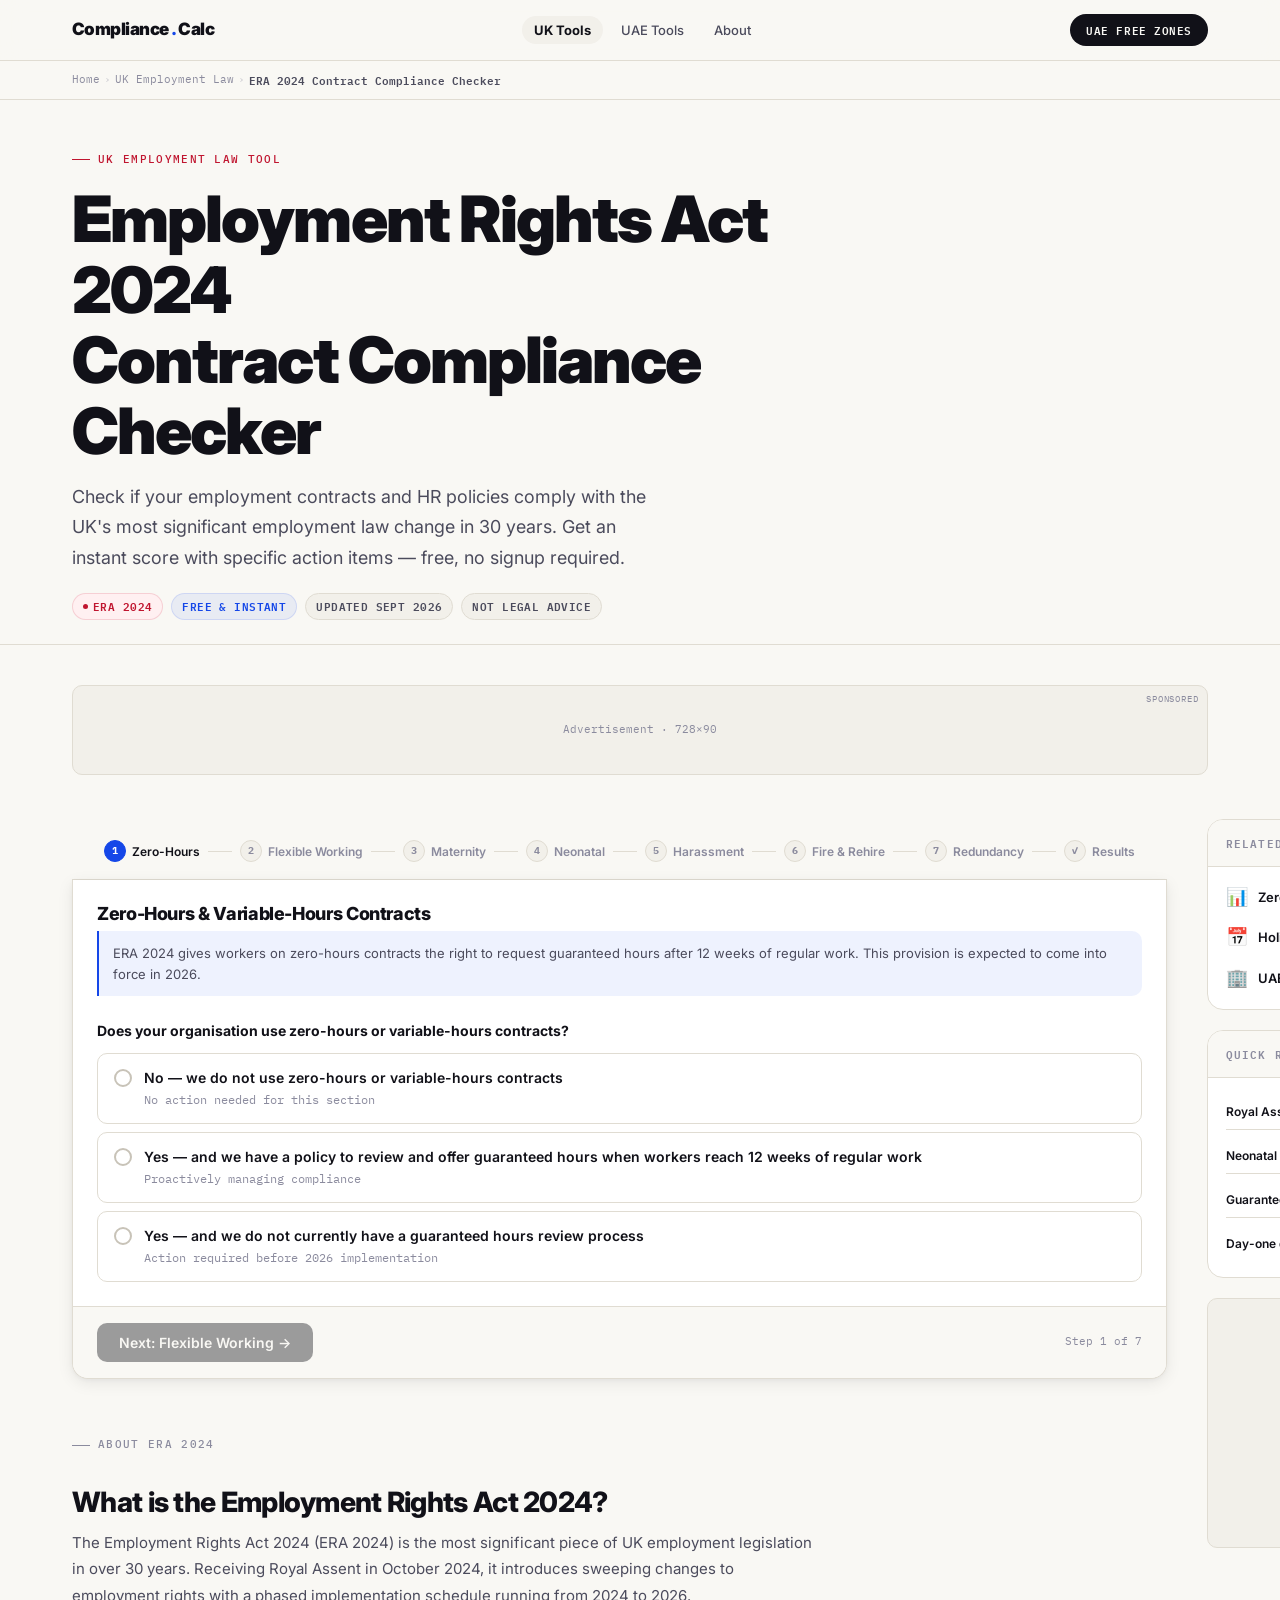
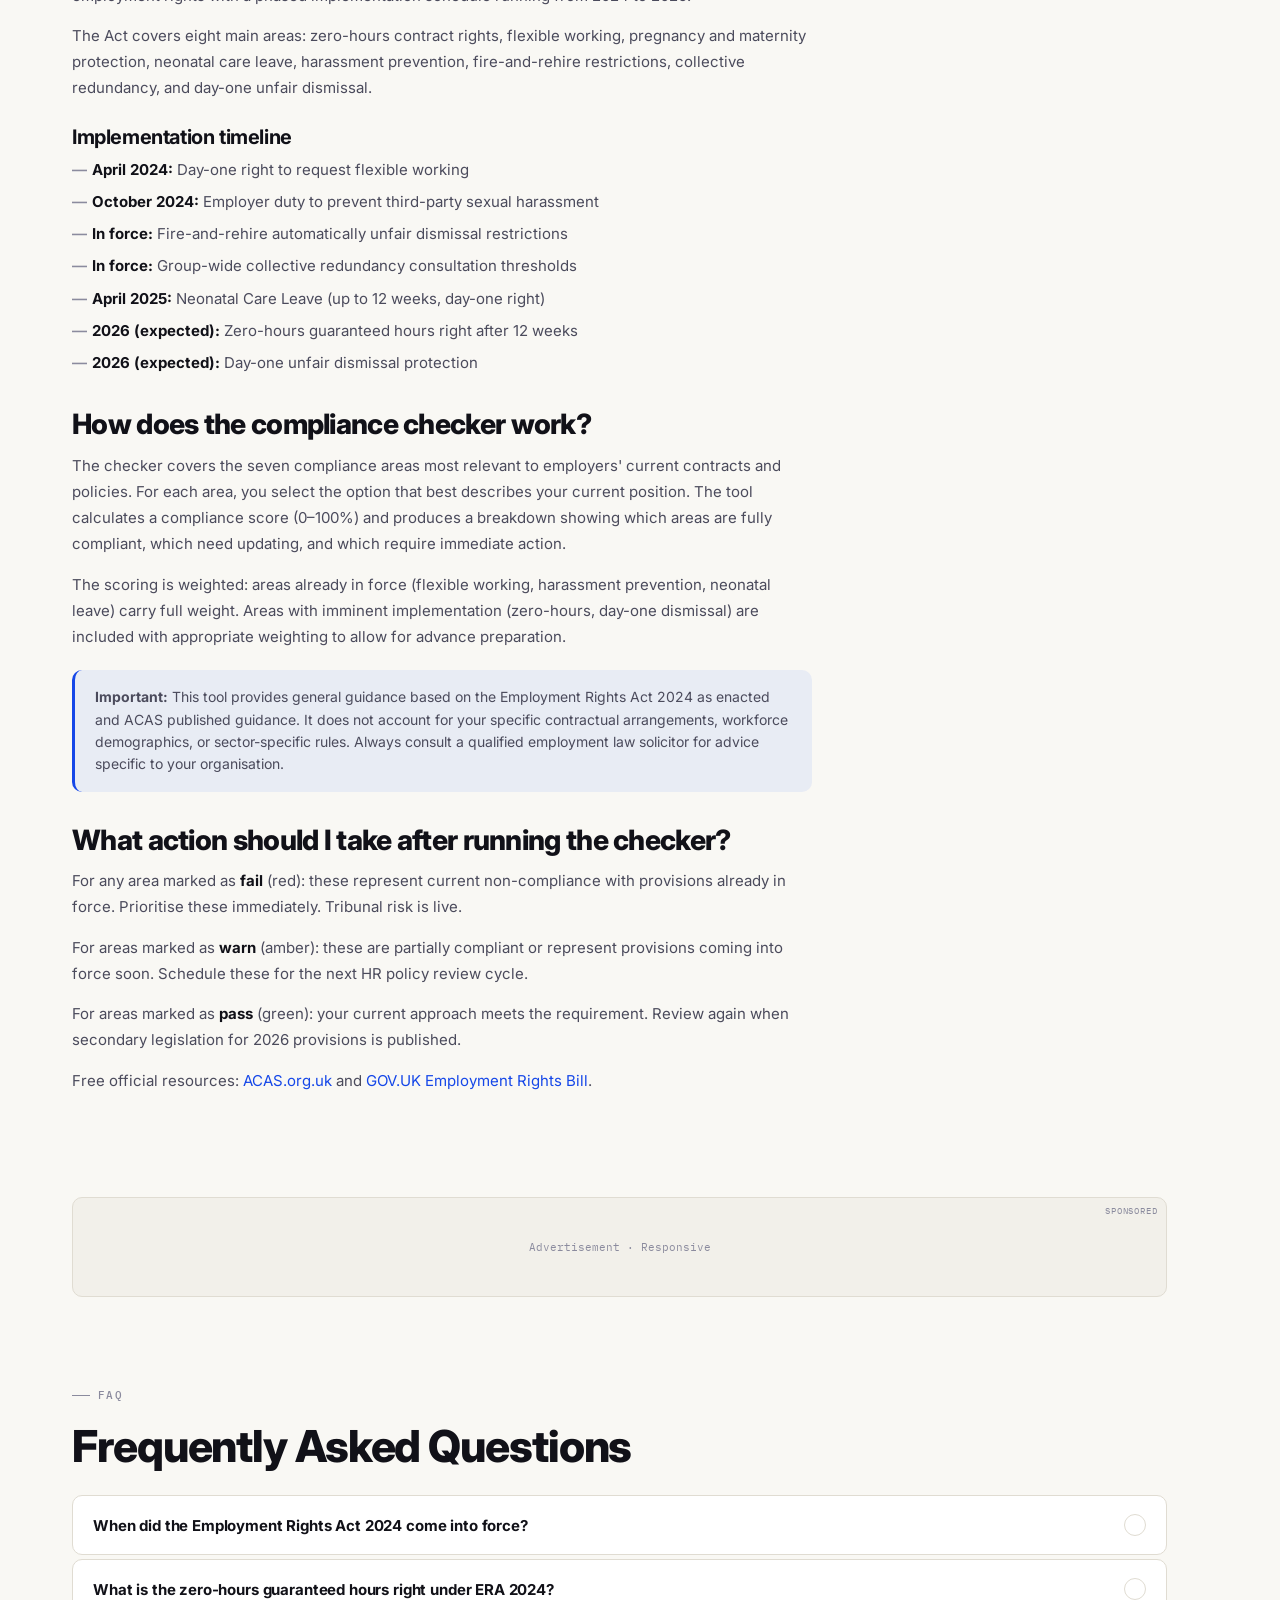
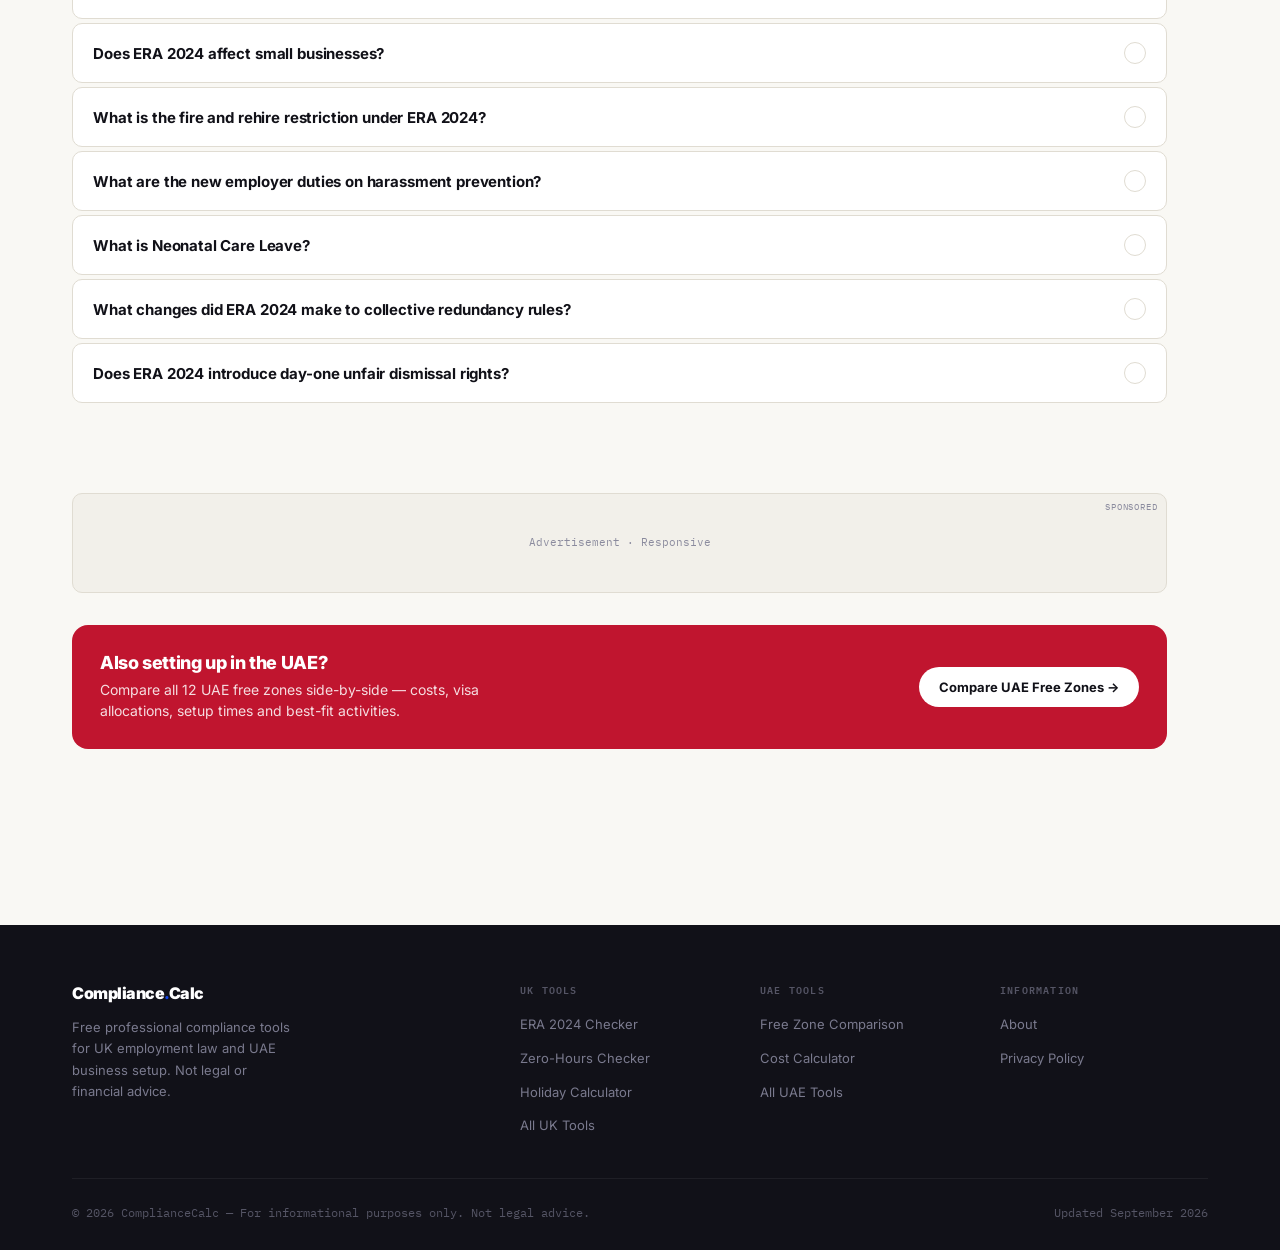
<file: uk/era-2024-contract-checker.html>
<!DOCTYPE html>
<html lang="en">
<head>
<meta charset="UTF-8">
<meta name="viewport" content="width=device-width,initial-scale=1">
<title>Employment Rights Act 2024 Contract Compliance Checker | Free Tool</title>
<meta name="description" content="Check if your employment contracts comply with the UK Employment Rights Act 2024. Free instant compliance checker — zero-hours, flexible working, harassment prevention, neonatal leave and more.">
<link rel="canonical" href="https://YOUR-DOMAIN.com/uk/era-2024-contract-checker">
<meta name="robots" content="index,follow">
<link rel="preconnect" href="https://fonts.googleapis.com">
<link rel="preconnect" href="https://fonts.gstatic.com" crossorigin>
<link href="https://fonts.googleapis.com/css2?family=Inter:wght@400;500;600;700;800;900&family=IBM+Plex+Mono:wght@400;500;600;700&display=swap" rel="stylesheet">
<link rel="stylesheet" href="/shared/styles.css">
<script type="application/ld+json">
{"@context":"https://schema.org","@type":"SoftwareApplication","name":"Employment Rights Act 2024 Contract Compliance Checker","applicationCategory":"BusinessApplication","operatingSystem":"Web","description":"Check if your employment contracts and policies comply with the UK Employment Rights Act 2024. Covers zero-hours contracts, flexible working rights, harassment prevention, neonatal leave, and more.","url":"https://YOUR-DOMAIN.com/uk/era-2024-contract-checker","offers":{"@type":"Offer","price":"0","priceCurrency":"GBP"},"inLanguage":"en-GB","dateModified":"2026-09-01"}
</script>
<script type="application/ld+json">
{"@context":"https://schema.org","@type":"FAQPage","mainEntity":[{"@type":"Question","name":"When did the Employment Rights Act 2024 come into force?","acceptedAnswer":{"@type":"Answer","text":"The Employment Rights Act 2024 received Royal Assent in October 2024. Different provisions come into force on different dates. The flexible working day-one right took effect in April 2024. Worker protection from third-party harassment took effect October 2024. Neonatal Care Leave became law from April 2025. Zero-hours guaranteed hours rights and day-one unfair dismissal protection are expected in 2026, subject to secondary legislation."}},{"@type":"Question","name":"What is the zero-hours guaranteed hours right under ERA 2024?","acceptedAnswer":{"@type":"Answer","text":"Under ERA 2024, workers on zero-hours or variable-hours contracts who work regular predictable hours for 12 consecutive weeks will have the right to request a guaranteed-hours contract reflecting those hours. Employers must offer this contract or provide valid business reasons. This applies to agency workers too. Expected implementation: 2026."}},{"@type":"Question","name":"Does the Employment Rights Act 2024 affect small businesses?","acceptedAnswer":{"@type":"Answer","text":"Yes. ERA 2024 applies to all UK employers regardless of size. Small businesses must comply with flexible working day-one rights (in force April 2024), neonatal care leave (in force April 2025), and enhanced harassment prevention duties (in force October 2024). Zero-hours guaranteed hours provisions will apply to all employers when in force."}},{"@type":"Question","name":"What is the fire and rehire restriction under ERA 2024?","acceptedAnswer":{"@type":"Answer","text":"ERA 2024 makes dismissal for the purpose of re-engaging an employee on worse terms automatically unfair, except in very narrow circumstances where the employer faces genuine financial difficulties threatening business survival, has genuinely consulted with trade unions or employee representatives, and the changes are necessary to address those difficulties."}},{"@type":"Question","name":"What are the new employer duties on harassment prevention?","acceptedAnswer":{"@type":"Answer","text":"Since October 2024, the Worker Protection (Amendment of Equality Act 2010) Act 2023 requires employers to take reasonable steps to prevent sexual harassment of their workers, including by third parties such as customers or clients. The EHRC can take enforcement action. Employers should have a written harassment prevention policy, provide training, and have clear reporting procedures."}},{"@type":"Question","name":"What is Neonatal Care Leave under ERA 2024?","acceptedAnswer":{"@type":"Answer","text":"Neonatal Care Leave is a new statutory right in force from April 2025. Parents of babies who require neonatal care within the first 28 days of life for at least 7 days are entitled to up to 12 weeks of paid neonatal care leave. This is in addition to maternity, paternity and shared parental leave. It is a day-one right."}},{"@type":"Question","name":"What changes did ERA 2024 make to collective redundancy rules?","acceptedAnswer":{"@type":"Answer","text":"ERA 2024 extends collective redundancy consultation obligations so that the 20+ redundancy threshold is calculated across an employer's entire operation, not just a single establishment. Previously, an employer could dismiss 19 workers at each of multiple sites without triggering collective consultation. Now total dismissals across all sites are counted."}},{"@type":"Question","name":"Does ERA 2024 introduce day-one unfair dismissal rights?","acceptedAnswer":{"@type":"Answer","text":"Yes, ERA 2024 removes the two-year qualifying period for unfair dismissal claims, giving employees day-one protection. However, this provision is not yet in force. Expected 2026 via secondary legislation. A probationary period regime is being developed to allow employers to manage new hires during an initial period."}}]}
</script>
<style>
.tool-header{padding:clamp(32px,4vw,52px) 0 24px;border-bottom:1px solid var(--border)}
.score-wrap{
  display:flex;
  flex-direction:column;
  align-items:center;
  gap:6px;
  padding:20px 24px;
  text-align:center;
}
.score-ring-svg{transform:rotate(-90deg)}
.score-ring-bg{stroke:var(--border);fill:none;stroke-width:4}
.score-ring-arc{fill:none;stroke-width:4;stroke-linecap:round;stroke-dasharray:0 213;transition:stroke-dasharray 1.4s cubic-bezier(.22,1,.36,1),stroke .3s}
.score-ring-num{font-family:var(--mono);font-size:20px;font-weight:700;letter-spacing:-.04em;line-height:1}
.score-ring-desc{font-family:var(--mono);font-size:10px;text-transform:uppercase;letter-spacing:.08em;color:var(--text-3)}

/* Step nav overflow */
.step-bar{
  overflow-x:auto;
  -webkit-overflow-scrolling:touch;
  padding-bottom:12px;
  padding-top:16px;
  padding-left:24px;
  padding-right:24px;
  border-bottom:1px solid var(--border);
  background:var(--bg);
}
.step-bar::-webkit-scrollbar{height:2px}
.step-bar::-webkit-scrollbar-thumb{background:var(--border)}

/* Panel question layout */
.q-section-hd{margin-bottom:24px}
.q-section-context{
  padding:12px 14px;
  background:var(--accent-dim);
  border-left:2px solid var(--accent);
  border-radius:0 var(--radius) var(--radius) 0;
  font-size:13px;
  color:var(--text-2);
  margin-bottom:20px;
  line-height:1.6;
}

/* Results redesign */
.results-card{background:var(--bg-white);border:1px solid var(--border);border-radius:var(--radius-lg);overflow:hidden;box-shadow:var(--shadow)}
.results-header{padding:24px;border-bottom:1px solid var(--border);display:flex;align-items:center;gap:20px;flex-wrap:wrap}
.results-body{padding:24px}
.results-summary{font-size:14px;color:var(--text-2);line-height:1.75;padding:16px 20px;background:var(--bg-muted);border-radius:var(--radius);margin-bottom:20px}
.results-summary a{color:var(--accent);text-decoration:underline}
</style>
</head>
<body>
<a href="#main" class="skip-link">Skip to main content</a>

<nav class="site-nav" role="navigation" aria-label="Main">
  <div class="container nav-inner">
    <a href="/" class="nav-logo">Compliance<span class="dot">.</span>Calc</a>
    <ul class="nav-links" id="nav-menu">
      <li><a href="/uk" class="nav-link active">UK Tools</a></li>
      <li><a href="/uae" class="nav-link">UAE Tools</a></li>
      <li><a href="/about" class="nav-link">About</a></li>
    </ul>
    <a href="/uae/free-zone-comparison" class="nav-cta">UAE Free Zones</a>
    <button class="nav-mobile-toggle" id="nav-toggle" aria-label="Open menu" aria-expanded="false">
      <svg width="20" height="20" viewBox="0 0 20 20" fill="none"><rect y="4" width="20" height="2" rx="1" fill="currentColor"/><rect y="9" width="20" height="2" rx="1" fill="currentColor"/><rect y="14" width="20" height="2" rx="1" fill="currentColor"/></svg>
    </button>
  </div>
</nav>

<div class="breadcrumb-bar">
  <div class="container">
    <nav aria-label="Breadcrumb">
      <ol class="breadcrumb-list">
        <li><a href="/">Home</a></li>
        <li class="sep">›</li>
        <li><a href="/uk">UK Employment Law</a></li>
        <li class="sep">›</li>
        <li>ERA 2024 Contract Compliance Checker</li>
      </ol>
    </nav>
  </div>
</div>

<main id="main">
<div class="tool-header">
  <div class="container">
    <div class="t-eye uk mb-16">UK Employment Law Tool</div>
    <h1 class="display" style="max-width:820px;margin-bottom:16px">Employment Rights Act 2024<br>Contract Compliance Checker</h1>
    <p class="lead" style="margin-bottom:20px">Check if your employment contracts and HR policies comply with the UK's most significant employment law change in 30 years. Get an instant score with specific action items — free, no signup required.</p>
    <div class="flex flex-wrap gap-8">
      <span class="badge badge-uk"><span class="dot"></span>ERA 2024</span>
      <span class="badge badge-blue">Free &amp; instant</span>
      <span class="badge badge-neutral">Updated Sept 2026</span>
      <span class="badge badge-neutral">Not legal advice</span>
    </div>
  </div>
</div>

<!-- AD ZONE -->
<div class="container" style="padding-top:20px">
  <div class="ad-zone ad-zone--leaderboard" aria-label="Advertisement">
    <div class="ad-zone-placeholder">Advertisement · 728×90</div>
  </div>
</div>

<div class="container" style="padding-top:24px;padding-bottom:40px">
  <div class="page-grid">
    <!-- MAIN -->
    <div>
      <!-- Step indicator -->
      <div class="step-bar" role="tablist" aria-label="Checker progress">
        <div style="display:flex;align-items:center;gap:0;min-width:max-content">
          <div class="step-item active" id="si-1" role="tab"><div class="step-num">1</div><span>Zero-Hours</span></div>
          <div class="step-sep"></div>
          <div class="step-item pending" id="si-2" role="tab"><div class="step-num">2</div><span>Flexible Working</span></div>
          <div class="step-sep"></div>
          <div class="step-item pending" id="si-3" role="tab"><div class="step-num">3</div><span>Maternity</span></div>
          <div class="step-sep"></div>
          <div class="step-item pending" id="si-4" role="tab"><div class="step-num">4</div><span>Neonatal</span></div>
          <div class="step-sep"></div>
          <div class="step-item pending" id="si-5" role="tab"><div class="step-num">5</div><span>Harassment</span></div>
          <div class="step-sep"></div>
          <div class="step-item pending" id="si-6" role="tab"><div class="step-num">6</div><span>Fire &amp; Rehire</span></div>
          <div class="step-sep"></div>
          <div class="step-item pending" id="si-7" role="tab"><div class="step-num">7</div><span>Redundancy</span></div>
          <div class="step-sep"></div>
          <div class="step-item pending" id="si-8" role="tab"><div class="step-num">✓</div><span>Results</span></div>
        </div>
      </div>

      <!-- Tool widget -->
      <div id="toolContainer" class="tool-widget" style="border-top-left-radius:0;border-top-right-radius:0;border-top:none">

        <!-- Panel 1: Zero-hours -->
        <div id="panel-1" class="panel active">
          <div class="tool-widget-body">
            <div class="q-section-hd">
              <h2 class="panel-section-title">Zero-Hours &amp; Variable-Hours Contracts</h2>
              <div class="q-section-context">ERA 2024 gives workers on zero-hours contracts the right to request guaranteed hours after 12 weeks of regular work. This provision is expected to come into force in 2026.</div>
            </div>
            <div class="panel-question">Does your organisation use zero-hours or variable-hours contracts?</div>
            <div class="radio-group" data-name="q1">
              <label class="radio-opt"><input type="radio" name="q1" value="no"><div class="radio-text"><div class="radio-main">No — we do not use zero-hours or variable-hours contracts</div><div class="radio-sub">No action needed for this section</div></div></label>
              <label class="radio-opt"><input type="radio" name="q1" value="yes-managed"><div class="radio-text"><div class="radio-main">Yes — and we have a policy to review and offer guaranteed hours when workers reach 12 weeks of regular work</div><div class="radio-sub">Proactively managing compliance</div></div></label>
              <label class="radio-opt"><input type="radio" name="q1" value="yes-no-policy"><div class="radio-text"><div class="radio-main">Yes — and we do not currently have a guaranteed hours review process</div><div class="radio-sub">Action required before 2026 implementation</div></div></label>
            </div>
          </div>
          <div class="tool-widget-footer">
            <button class="btn btn-primary" id="next-1" disabled onclick="nextStep(1)">Next: Flexible Working →</button>
            <span style="font-family:var(--mono);font-size:11px;color:var(--text-3)">Step 1 of 7</span>
          </div>
        </div>

        <!-- Panel 2: Flexible Working -->
        <div id="panel-2" class="panel">
          <div class="tool-widget-body">
            <div class="q-section-hd">
              <h2 class="panel-section-title">Flexible Working Day-One Right</h2>
              <div class="q-section-context">Since April 2024, employees have the right to request flexible working from their first day of employment. The two-request-per-year limit and 3-month response deadline apply.</div>
            </div>
            <div class="panel-question">Can employees request flexible working from day one of employment?</div>
            <div class="radio-group" data-name="q2">
              <label class="radio-opt"><input type="radio" name="q2" value="yes"><div class="radio-text"><div class="radio-main">Yes — our policy allows day-one flexible working requests</div><div class="radio-sub">Compliant since April 2024</div></div></label>
              <label class="radio-opt"><input type="radio" name="q2" value="old-policy"><div class="radio-text"><div class="radio-main">No — our policy still requires 26 weeks of service before a request can be made</div><div class="radio-sub">Non-compliant — update required immediately</div></div></label>
              <label class="radio-opt"><input type="radio" name="q2" value="no-policy"><div class="radio-text"><div class="radio-main">We have no written flexible working policy</div><div class="radio-sub">Non-compliant — policy must be created</div></div></label>
            </div>
          </div>
          <div class="tool-widget-footer">
            <button class="btn btn-outline btn-sm" onclick="prevStep(2)">← Back</button>
            <button class="btn btn-primary" id="next-2" disabled onclick="nextStep(2)">Next: Maternity →</button>
            <span style="font-family:var(--mono);font-size:11px;color:var(--text-3)">Step 2 of 7</span>
          </div>
        </div>

        <!-- Panel 3: Maternity -->
        <div id="panel-3" class="panel">
          <div class="tool-widget-body">
            <div class="q-section-hd">
              <h2 class="panel-section-title">Pregnancy &amp; Maternity Protection</h2>
              <div class="q-section-context">ERA 2024 extends redundancy protection to cover employees from the point pregnancy is declared through to 18 months after the end of maternity, adoption, or shared parental leave.</div>
            </div>
            <div class="panel-question">Does your redundancy procedure include enhanced protections for employees during and after maternity/adoption/shared parental leave?</div>
            <div class="radio-group" data-name="q3">
              <label class="radio-opt"><input type="radio" name="q3" value="full"><div class="radio-text"><div class="radio-main">Yes — our procedure covers the full 18-month post-return protection period</div><div class="radio-sub">Fully compliant</div></div></label>
              <label class="radio-opt"><input type="radio" name="q3" value="partial"><div class="radio-text"><div class="radio-main">Partially — we protect during leave but not through the 18-month post-return period</div><div class="radio-sub">Partial compliance — update required</div></div></label>
              <label class="radio-opt"><input type="radio" name="q3" value="none"><div class="radio-text"><div class="radio-main">No — our redundancy procedure does not include specific maternity/parental protections</div><div class="radio-sub">Non-compliant — immediate action required</div></div></label>
            </div>
          </div>
          <div class="tool-widget-footer">
            <button class="btn btn-outline btn-sm" onclick="prevStep(3)">← Back</button>
            <button class="btn btn-primary" id="next-3" disabled onclick="nextStep(3)">Next: Neonatal →</button>
            <span style="font-family:var(--mono);font-size:11px;color:var(--text-3)">Step 3 of 7</span>
          </div>
        </div>

        <!-- Panel 4: Neonatal -->
        <div id="panel-4" class="panel">
          <div class="tool-widget-body">
            <div class="q-section-hd">
              <h2 class="panel-section-title">Neonatal Care Leave</h2>
              <div class="q-section-context">Neonatal Care Leave is in force from April 2025. Parents of babies who require neonatal hospitalisation within the first 28 days of life for at least 7 days are entitled to up to 12 weeks of paid leave. This is a day-one right.</div>
            </div>
            <div class="panel-question">Does your organisation have a written Neonatal Care Leave policy in place?</div>
            <div class="radio-group" data-name="q4">
              <label class="radio-opt"><input type="radio" name="q4" value="yes"><div class="radio-text"><div class="radio-main">Yes — we have a written Neonatal Care Leave policy implemented</div><div class="radio-sub">Compliant since April 2025</div></div></label>
              <label class="radio-opt"><input type="radio" name="q4" value="in-progress"><div class="radio-text"><div class="radio-main">In progress — we are drafting a policy but it is not yet implemented</div><div class="radio-sub">Non-compliant until implemented — this was due April 2025</div></div></label>
              <label class="radio-opt"><input type="radio" name="q4" value="no"><div class="radio-text"><div class="radio-main">No — we have no Neonatal Care Leave policy</div><div class="radio-sub">Non-compliant since April 2025 — immediate action required</div></div></label>
            </div>
          </div>
          <div class="tool-widget-footer">
            <button class="btn btn-outline btn-sm" onclick="prevStep(4)">← Back</button>
            <button class="btn btn-primary" id="next-4" disabled onclick="nextStep(4)">Next: Harassment →</button>
            <span style="font-family:var(--mono);font-size:11px;color:var(--text-3)">Step 4 of 7</span>
          </div>
        </div>

        <!-- Panel 5: Harassment -->
        <div id="panel-5" class="panel">
          <div class="tool-widget-body">
            <div class="q-section-hd">
              <h2 class="panel-section-title">Third-Party Harassment Prevention</h2>
              <div class="q-section-context">Since October 2024, employers must take reasonable steps to prevent sexual harassment of workers by third parties (clients, customers, contractors). The EHRC can take enforcement action against non-compliant employers.</div>
            </div>
            <div class="panel-question">Does your written harassment policy cover third-party harassment (by clients, customers or contractors)?</div>
            <div class="radio-group" data-name="q5">
              <label class="radio-opt"><input type="radio" name="q5" value="full"><div class="radio-text"><div class="radio-main">Yes — our policy includes third-party harassment, training, and reporting procedures</div><div class="radio-sub">Fully compliant — comprehensive approach</div></div></label>
              <label class="radio-opt"><input type="radio" name="q5" value="partial"><div class="radio-text"><div class="radio-main">Partially — we have a harassment policy but it does not specifically address third parties</div><div class="radio-sub">Partial compliance — update required since October 2024</div></div></label>
              <label class="radio-opt"><input type="radio" name="q5" value="none"><div class="radio-text"><div class="radio-main">No — we have no written harassment policy</div><div class="radio-sub">Non-compliant since October 2024 — EHRC enforcement risk</div></div></label>
            </div>
          </div>
          <div class="tool-widget-footer">
            <button class="btn btn-outline btn-sm" onclick="prevStep(5)">← Back</button>
            <button class="btn btn-primary" id="next-5" disabled onclick="nextStep(5)">Next: Fire &amp; Rehire →</button>
            <span style="font-family:var(--mono);font-size:11px;color:var(--text-3)">Step 5 of 7</span>
          </div>
        </div>

        <!-- Panel 6: Fire & Rehire -->
        <div id="panel-6" class="panel">
          <div class="tool-widget-body">
            <div class="q-section-hd">
              <h2 class="panel-section-title">Fire and Rehire</h2>
              <div class="q-section-context">ERA 2024 makes dismissal for the purpose of re-engaging an employee on worse terms automatically unfair dismissal in almost all circumstances. The narrow exception covers genuine financial emergency threatening business survival.</div>
            </div>
            <div class="panel-question">What is your organisation's position on fire-and-rehire practices?</div>
            <div class="radio-group" data-name="q6">
              <label class="radio-opt"><input type="radio" name="q6" value="never"><div class="radio-text"><div class="radio-main">We have never used fire-and-rehire and do not plan to</div><div class="radio-sub">No exposure</div></div></label>
              <label class="radio-opt"><input type="radio" name="q6" value="aware-restricted"><div class="radio-text"><div class="radio-main">We have reviewed our approach and updated it in line with ERA 2024 restrictions</div><div class="radio-sub">Compliant — updated approach</div></div></label>
              <label class="radio-opt"><input type="radio" name="q6" value="consider"><div class="radio-text"><div class="radio-main">We are actively considering or planning a fire-and-rehire exercise</div><div class="radio-sub">Significant legal risk — stop and seek advice immediately</div></div></label>
            </div>
          </div>
          <div class="tool-widget-footer">
            <button class="btn btn-outline btn-sm" onclick="prevStep(6)">← Back</button>
            <button class="btn btn-primary" id="next-6" disabled onclick="nextStep(6)">Next: Redundancy →</button>
            <span style="font-family:var(--mono);font-size:11px;color:var(--text-3)">Step 6 of 7</span>
          </div>
        </div>

        <!-- Panel 7: Redundancy + Day-one dismissal -->
        <div id="panel-7" class="panel">
          <div class="tool-widget-body">
            <div class="q-section-hd">
              <h2 class="panel-section-title">Collective Redundancy &amp; Day-One Dismissal</h2>
              <div class="q-section-context">ERA 2024 extends collective redundancy consultation thresholds to be calculated across the entire employer group — not just individual establishments. Day-one unfair dismissal rights are also expected in 2026.</div>
            </div>
            <div class="panel-question">Does your collective redundancy procedure count redundancies across all sites or establishment groupings?</div>
            <div class="radio-group" data-name="q7a">
              <label class="radio-opt"><input type="radio" name="q7a" value="yes"><div class="radio-text"><div class="radio-main">Yes — our procedure counts redundancies across the entire organisation / group</div><div class="radio-sub">Compliant with ERA 2024 group-wide counting requirement</div></div></label>
              <label class="radio-opt"><input type="radio" name="q7a" value="no"><div class="radio-text"><div class="radio-main">No — we still use per-establishment counting only</div><div class="radio-sub">Non-compliant — update required</div></div></label>
              <label class="radio-opt"><input type="radio" name="q7a" value="single"><div class="radio-text"><div class="radio-main">We operate from a single establishment — group-wide counting does not apply</div><div class="radio-sub">No action needed for group counting</div></div></label>
            </div>
            <div class="divider"></div>
            <div class="panel-question" style="margin-top:8px">Is your organisation preparing for day-one unfair dismissal rights (expected 2026)?</div>
            <div class="radio-group" data-name="q7b">
              <label class="radio-opt"><input type="radio" name="q7b" value="yes"><div class="radio-text"><div class="radio-main">Yes — we have reviewed our probationary period and new hire management processes</div><div class="radio-sub">Proactive preparation</div></div></label>
              <label class="radio-opt"><input type="radio" name="q7b" value="no"><div class="radio-text"><div class="radio-main">Not yet — we have not yet reviewed processes for day-one dismissal rights</div><div class="radio-sub">Recommended to begin reviewing ahead of 2026</div></div></label>
            </div>
          </div>
          <div class="tool-widget-footer">
            <button class="btn btn-outline btn-sm" onclick="prevStep(7)">← Back</button>
            <button class="btn btn-primary" id="next-7" disabled onclick="showResults()">See My Results →</button>
            <span style="font-family:var(--mono);font-size:11px;color:var(--text-3)">Step 7 of 7</span>
          </div>
        </div>
      </div>

      <!-- RESULTS PANEL -->
      <div id="resultsPanel" class="result-panel">
        <div class="results-card">
          <div class="results-header">
            <div style="display:flex;align-items:center;gap:16px;flex:1">
              <!-- SVG score ring -->
              <div style="position:relative;flex-shrink:0">
                <svg class="score-ring-svg" width="88" height="88" viewBox="0 0 88 88" aria-hidden="true">
                  <circle class="score-ring-bg" cx="44" cy="44" r="34"/>
                  <circle class="score-ring-arc" id="scoreArc" cx="44" cy="44" r="34" stroke="#059669"/>
                </svg>
                <div style="position:absolute;inset:0;display:flex;align-items:center;justify-content:center;flex-direction:column">
                  <div class="score-ring-num" id="scoreNum">—%</div>
                </div>
              </div>
              <div id="scoreTextWrap">
                <div style="font-family:var(--mono);font-size:10px;text-transform:uppercase;letter-spacing:.1em;color:var(--text-3);margin-bottom:4px">ERA 2024 Compliance Score</div>
                <div style="font-size:clamp(18px,2.5vw,26px);font-weight:900;letter-spacing:-.025em;color:var(--text)" id="scoreDesc">Calculating...</div>
              </div>
            </div>
            <button onclick="restartChecker()" class="btn btn-outline btn-sm">Start Over</button>
          </div>
          <div class="results-body">
            <div class="results-summary" id="resultsSummary"></div>
            <div class="t-eye mb-16">Detailed breakdown</div>
            <div class="result-rows" id="resultSections"></div>
          </div>
        </div>

        <!-- AD ZONE: Post results -->
        <div class="ad-zone ad-zone--in-content" style="margin-top:24px" aria-label="Advertisement">
          <div class="ad-zone-placeholder">Advertisement · Responsive</div>
        </div>
      </div>

      <!-- POST-TOOL CONTENT -->
      <div class="section-sm">
        <div class="t-eye mb-16">About ERA 2024</div>
        <div class="prose">
          <h2>What is the Employment Rights Act 2024?</h2>
          <p>The Employment Rights Act 2024 (ERA 2024) is the most significant piece of UK employment legislation in over 30 years. Receiving Royal Assent in October 2024, it introduces sweeping changes to employment rights with a phased implementation schedule running from 2024 to 2026.</p>
          <p>The Act covers eight main areas: zero-hours contract rights, flexible working, pregnancy and maternity protection, neonatal care leave, harassment prevention, fire-and-rehire restrictions, collective redundancy, and day-one unfair dismissal.</p>

          <h3>Implementation timeline</h3>
          <ul>
            <li><strong>April 2024:</strong> Day-one right to request flexible working</li>
            <li><strong>October 2024:</strong> Employer duty to prevent third-party sexual harassment</li>
            <li><strong>In force:</strong> Fire-and-rehire automatically unfair dismissal restrictions</li>
            <li><strong>In force:</strong> Group-wide collective redundancy consultation thresholds</li>
            <li><strong>April 2025:</strong> Neonatal Care Leave (up to 12 weeks, day-one right)</li>
            <li><strong>2026 (expected):</strong> Zero-hours guaranteed hours right after 12 weeks</li>
            <li><strong>2026 (expected):</strong> Day-one unfair dismissal protection</li>
          </ul>

          <h2>How does the compliance checker work?</h2>
          <p>The checker covers the seven compliance areas most relevant to employers' current contracts and policies. For each area, you select the option that best describes your current position. The tool calculates a compliance score (0–100%) and produces a breakdown showing which areas are fully compliant, which need updating, and which require immediate action.</p>
          <p>The scoring is weighted: areas already in force (flexible working, harassment prevention, neonatal leave) carry full weight. Areas with imminent implementation (zero-hours, day-one dismissal) are included with appropriate weighting to allow for advance preparation.</p>

          <div class="alert alert-info"><strong>Important:</strong> This tool provides general guidance based on the Employment Rights Act 2024 as enacted and ACAS published guidance. It does not account for your specific contractual arrangements, workforce demographics, or sector-specific rules. Always consult a qualified employment law solicitor for advice specific to your organisation.</div>

          <h2>What action should I take after running the checker?</h2>
          <p>For any area marked as <strong>fail</strong> (red): these represent current non-compliance with provisions already in force. Prioritise these immediately. Tribunal risk is live.</p>
          <p>For areas marked as <strong>warn</strong> (amber): these are partially compliant or represent provisions coming into force soon. Schedule these for the next HR policy review cycle.</p>
          <p>For areas marked as <strong>pass</strong> (green): your current approach meets the requirement. Review again when secondary legislation for 2026 provisions is published.</p>
          <p>Free official resources: <a href="https://www.acas.org.uk" rel="noopener" style="color:var(--accent)">ACAS.org.uk</a> and <a href="https://www.gov.uk/employment-rights-bill" rel="noopener" style="color:var(--accent)">GOV.UK Employment Rights Bill</a>.</p>
        </div>
      </div>

      <!-- AD ZONE: Mid content -->
      <div class="ad-zone ad-zone--in-content" aria-label="Advertisement">
        <div class="ad-zone-placeholder">Advertisement · Responsive</div>
      </div>

      <!-- FAQ -->
      <div class="section-sm">
        <div class="t-eye mb-16">FAQ</div>
        <h2 class="display-sm" style="margin-bottom:24px">Frequently Asked Questions</h2>
        <div class="faq-list">
          <div class="faq-item">
            <button class="faq-q" aria-expanded="false">When did the Employment Rights Act 2024 come into force?<div class="faq-icon"><svg width="10" height="10" viewBox="0 0 10 10" fill="currentColor"><path d="M5 1v8M1 5h8"/></svg></div></button>
            <div class="faq-body"><div class="faq-ans">The Employment Rights Act 2024 received Royal Assent in October 2024. Different provisions come into force on different dates. The day-one flexible working right took effect April 2024. Third-party harassment prevention duty took effect October 2024. Neonatal Care Leave became law from April 2025. Zero-hours guaranteed hours rights and day-one unfair dismissal protection are expected in 2026.</div></div>
          </div>
          <div class="faq-item">
            <button class="faq-q" aria-expanded="false">What is the zero-hours guaranteed hours right under ERA 2024?<div class="faq-icon"><svg width="10" height="10" viewBox="0 0 10 10" fill="currentColor"><path d="M5 1v8M1 5h8"/></svg></div></button>
            <div class="faq-body"><div class="faq-ans">Under ERA 2024, workers on zero-hours or variable-hours contracts who work regular predictable hours for 12 consecutive weeks will have the right to request a guaranteed-hours contract reflecting those hours. Employers must offer this contract or provide valid business reasons. This applies to agency workers too. Expected implementation: 2026.</div></div>
          </div>
          <div class="faq-item">
            <button class="faq-q" aria-expanded="false">Does ERA 2024 affect small businesses?<div class="faq-icon"><svg width="10" height="10" viewBox="0 0 10 10" fill="currentColor"><path d="M5 1v8M1 5h8"/></svg></div></button>
            <div class="faq-body"><div class="faq-ans">Yes. ERA 2024 applies to all UK employers regardless of size. Small businesses must comply with flexible working day-one rights (in force), neonatal care leave (in force April 2025), and enhanced harassment prevention duties (in force October 2024). Zero-hours provisions will apply to businesses of all sizes when they come into force.</div></div>
          </div>
          <div class="faq-item">
            <button class="faq-q" aria-expanded="false">What is the fire and rehire restriction under ERA 2024?<div class="faq-icon"><svg width="10" height="10" viewBox="0 0 10 10" fill="currentColor"><path d="M5 1v8M1 5h8"/></svg></div></button>
            <div class="faq-body"><div class="faq-ans">ERA 2024 makes dismissal for the purpose of re-engaging an employee on worse terms automatically unfair, except in very narrow circumstances where the employer faces genuine financial difficulties threatening business survival, has genuinely consulted with trade unions or employee representatives, and the changes are necessary to address those difficulties.</div></div>
          </div>
          <div class="faq-item">
            <button class="faq-q" aria-expanded="false">What are the new employer duties on harassment prevention?<div class="faq-icon"><svg width="10" height="10" viewBox="0 0 10 10" fill="currentColor"><path d="M5 1v8M1 5h8"/></svg></div></button>
            <div class="faq-body"><div class="faq-ans">Since October 2024, employers must take reasonable steps to prevent sexual harassment of their workers by third parties such as customers or clients. The EHRC can take enforcement action. Employers should have a written harassment prevention policy, provide training, and have clear reporting procedures.</div></div>
          </div>
          <div class="faq-item">
            <button class="faq-q" aria-expanded="false">What is Neonatal Care Leave?<div class="faq-icon"><svg width="10" height="10" viewBox="0 0 10 10" fill="currentColor"><path d="M5 1v8M1 5h8"/></svg></div></button>
            <div class="faq-body"><div class="faq-ans">Neonatal Care Leave is a new statutory right in force from April 2025. Parents of babies who require neonatal care (hospitalisation) within the first 28 days of life for at least 7 days are entitled to up to 12 weeks of paid neonatal care leave. This is in addition to maternity, paternity and shared parental leave. It is a day-one right.</div></div>
          </div>
          <div class="faq-item">
            <button class="faq-q" aria-expanded="false">What changes did ERA 2024 make to collective redundancy rules?<div class="faq-icon"><svg width="10" height="10" viewBox="0 0 10 10" fill="currentColor"><path d="M5 1v8M1 5h8"/></svg></div></button>
            <div class="faq-body"><div class="faq-ans">ERA 2024 extends collective redundancy consultation obligations so that the 20+ redundancy threshold is calculated across an employer's entire operation, not just a single establishment. Previously, an employer could dismiss 19 workers at each of multiple sites without triggering collective consultation. Now total dismissals across all sites are counted.</div></div>
          </div>
          <div class="faq-item">
            <button class="faq-q" aria-expanded="false">Does ERA 2024 introduce day-one unfair dismissal rights?<div class="faq-icon"><svg width="10" height="10" viewBox="0 0 10 10" fill="currentColor"><path d="M5 1v8M1 5h8"/></svg></div></button>
            <div class="faq-body"><div class="faq-ans">Yes, ERA 2024 removes the two-year qualifying period for unfair dismissal claims, giving employees protection from day one of employment. However, this provision is not yet in force. Expected 2026 via secondary legislation. A probationary period regime is being developed to allow employers to manage new hires.</div></div>
          </div>
        </div>
      </div>

      <!-- AD ZONE: After FAQ -->
      <div class="ad-zone ad-zone--in-content" aria-label="Advertisement">
        <div class="ad-zone-placeholder">Advertisement · Responsive</div>
      </div>

      <!-- Cross promo -->
      <div class="cross-strip uae-to-uk" style="margin-bottom:40px" data-enter>
        <div>
          <h3>Also setting up in the UAE?</h3>
          <p>Compare all 12 UAE free zones side-by-side — costs, visa allocations, setup times and best-fit activities.</p>
        </div>
        <a href="/uae/free-zone-comparison" class="btn btn-white">Compare UAE Free Zones →</a>
      </div>
    </div>

    <!-- SIDEBAR -->
    <aside class="sidebar">
      <div class="sidebar-card">
        <div class="sidebar-card-hd"><div class="sidebar-card-hd-title">Related UK Tools</div></div>
        <div class="sidebar-card-body">
          <a href="/uk/zero-hours-rights-checker" class="sidebar-tool-link"><span class="stl-icon">📊</span>Zero-Hours Rights Checker</a>
          <a href="/uk/holiday-entitlement-calculator" class="sidebar-tool-link"><span class="stl-icon">📅</span>Holiday Entitlement Calculator</a>
          <a href="/uae/free-zone-comparison" class="sidebar-tool-link"><span class="stl-icon">🏢</span>UAE Free Zone Comparison</a>
        </div>
      </div>

      <div class="sidebar-card">
        <div class="sidebar-card-hd"><div class="sidebar-card-hd-title">Quick Reference</div></div>
        <div class="sidebar-card-body" style="gap:8px">
          <div style="display:flex;justify-content:space-between;font-size:12px;padding:8px 0;border-bottom:1px solid var(--border)"><span style="font-weight:600">Royal Assent</span><span style="font-family:var(--mono);color:var(--text-3)">Oct 2024</span></div>
          <div style="display:flex;justify-content:space-between;font-size:12px;padding:8px 0;border-bottom:1px solid var(--border)"><span style="font-weight:600">Neonatal Leave</span><span style="font-family:var(--mono);color:var(--pass);font-size:11px">Apr 2025 ✓</span></div>
          <div style="display:flex;justify-content:space-between;font-size:12px;padding:8px 0;border-bottom:1px solid var(--border)"><span style="font-weight:600">Guaranteed hours</span><span style="font-family:var(--mono);color:var(--warn);font-size:11px">2026</span></div>
          <div style="display:flex;justify-content:space-between;font-size:12px;padding:8px 0"><span style="font-weight:600">Day-one dismissal</span><span style="font-family:var(--mono);color:var(--warn);font-size:11px">2026</span></div>
        </div>
      </div>

      <!-- Ad zone: sidebar rectangle -->
      <div class="ad-zone ad-zone--sidebar" aria-label="Advertisement">
        <div class="ad-zone-placeholder">Advertisement<br>300×250</div>
      </div>
    </aside>
  </div>
</div>
</main>

<footer class="site-footer">
  <div class="container">
    <div class="footer-grid">
      <div><div class="footer-logo">Compliance<span class="dot">.</span>Calc</div><p class="footer-tagline">Free professional compliance tools for UK employment law and UAE business setup. Not legal or financial advice.</p></div>
      <div><div class="footer-col-title">UK Tools</div><ul class="footer-links"><li><a href="/uk/era-2024-contract-checker">ERA 2024 Checker</a></li><li><a href="/uk/zero-hours-rights-checker">Zero-Hours Checker</a></li><li><a href="/uk/holiday-entitlement-calculator">Holiday Calculator</a></li><li><a href="/uk">All UK Tools</a></li></ul></div>
      <div><div class="footer-col-title">UAE Tools</div><ul class="footer-links"><li><a href="/uae/free-zone-comparison">Free Zone Comparison</a></li><li><a href="/uae/business-setup-cost-calculator">Cost Calculator</a></li><li><a href="/uae">All UAE Tools</a></li></ul></div>
      <div><div class="footer-col-title">Information</div><ul class="footer-links"><li><a href="/about">About</a></li><li><a href="/privacy">Privacy Policy</a></li></ul></div>
    </div>
    <div class="footer-bottom"><span class="footer-note">&copy; 2026 ComplianceCalc &mdash; For informational purposes only. Not legal advice.</span><span class="footer-note">Updated September 2026</span></div>
  </div>
</footer>

<script>
const answers={};
let currentStep=1;
const totalSteps=7;

document.querySelectorAll('.radio-group').forEach(function(group){
  var name=group.dataset.name;
  group.querySelectorAll('input[type=radio]').forEach(function(radio){
    radio.addEventListener('change',function(){
      answers[name]=radio.value;
      group.querySelectorAll('.radio-opt').forEach(function(opt){opt.classList.remove('selected')});
      radio.closest('.radio-opt').classList.add('selected');
      enableNextForPanel(currentStep);
    });
  });
});

function enableNextForPanel(step){
  var panel=document.getElementById('panel-'+step);
  if(!panel)return;
  var radios=panel.querySelectorAll('.radio-group');
  var allAnswered=[].every.call(radios,function(g){return answers[g.dataset.name]!==undefined});
  var btn=document.getElementById('next-'+step);
  if(btn)btn.disabled=!allAnswered;
  if(step===7){var nb=document.getElementById('next-7');if(nb)nb.disabled=!allAnswered}
}

function nextStep(from){
  document.getElementById('panel-'+from).classList.remove('active');
  var to=from+1;
  if(to<=totalSteps){
    document.getElementById('panel-'+to).classList.add('active');
    currentStep=to;
    updateStepIndicator(from,to);
    enableNextForPanel(to);
    window.scrollTo({top:0,behavior:'smooth'});
  }
}

function prevStep(from){
  document.getElementById('panel-'+from).classList.remove('active');
  var to=from-1;
  document.getElementById('panel-'+to).classList.add('active');
  currentStep=to;
  updateStepIndicator(from,to);
  window.scrollTo({top:0,behavior:'smooth'});
}

function updateStepIndicator(from,to){
  var prev=document.getElementById('si-'+from);
  if(prev){prev.classList.remove('active');prev.classList.add('done')}
  var next=document.getElementById('si-'+to);
  if(next){next.classList.remove('pending','done');next.classList.add('active')}
}

var scoring={
  q1:{no:{score:10,status:'pass',msg:'Zero-hours contracts',detail:'You do not use zero-hours contracts.',action:null},'yes-managed':{score:8,status:'pass',msg:'Zero-hours contracts',detail:'You have a policy to review and offer guaranteed hours. Good proactive approach.',action:null},'yes-no-policy':{score:0,status:'fail',msg:'Zero-hours contracts',detail:'Workers on zero-hours contracts will be entitled to request guaranteed hours after 12 weeks of regular work under ERA 2024.',action:'Create a guaranteed hours review process before 2026 implementation'}},
  q2:{yes:{score:10,status:'pass',msg:'Flexible working day-one right',detail:'Your flexible working policy allows day-one requests. Compliant.',action:null},'old-policy':{score:0,status:'fail',msg:'Flexible working day-one right',detail:'Your policy requires 26 weeks service before requesting flexible working. Non-compliant since April 2024.',action:'Update your flexible working policy immediately — remove the 26-week service requirement'},'no-policy':{score:0,status:'fail',msg:'Flexible working day-one right',detail:'No flexible working policy exists. Non-compliant since April 2024.',action:'Create and implement a flexible working policy allowing day-one requests'}},
  q3:{full:{score:10,status:'pass',msg:'Pregnancy & maternity protection',detail:'Your redundancy procedures include enhanced protections through the 18-month post-maternity period.',action:null},partial:{score:4,status:'warn',msg:'Pregnancy & maternity protection',detail:'You protect during leave but not the full 18-month post-return period required.',action:'Update redundancy procedures to cover the 18-month post-maternity/adoption/SPL return period'},none:{score:0,status:'fail',msg:'Pregnancy & maternity protection',detail:'No enhanced protections exist in your redundancy procedures.',action:'Immediately add enhanced pregnancy and maternity redundancy protections to your procedures'}},
  q4:{yes:{score:10,status:'pass',msg:'Neonatal Care Leave',detail:'You have a written Neonatal Care Leave policy. Compliant since April 2025.',action:null},'in-progress':{score:4,status:'warn',msg:'Neonatal Care Leave',detail:'Policy in progress. Non-compliant until implemented — this was due April 2025.',action:'Finalise and implement your Neonatal Care Leave policy as a priority'},no:{score:0,status:'fail',msg:'Neonatal Care Leave',detail:'No Neonatal Care Leave policy exists. Non-compliant since April 2025.',action:'Implement a Neonatal Care Leave policy immediately — this right is now in force'}},
  q5:{full:{score:10,status:'pass',msg:'Harassment prevention (third-party)',detail:'You have comprehensive written procedures covering third-party harassment. Compliant.',action:null},partial:{score:4,status:'warn',msg:'Harassment prevention (third-party)',detail:'Your policy does not specifically address third-party harassment as required since October 2024.',action:'Update your harassment policy to explicitly cover clients, customers and contractor harassment'},none:{score:0,status:'fail',msg:'Harassment prevention (third-party)',detail:'No written harassment policy exists. Non-compliant since October 2024 — EHRC enforcement risk.',action:'Create a written anti-harassment policy with third-party provisions and training schedule immediately'}},
  q6:{never:{score:10,status:'pass',msg:'Fire and rehire',detail:'You have no fire-and-rehire exposure.',action:null},'aware-restricted':{score:8,status:'pass',msg:'Fire and rehire',detail:'You have updated your approach in line with the new restrictions.',action:null},consider:{score:0,status:'fail',msg:'Fire and rehire',detail:'You are considering a fire-and-rehire exercise. Under ERA 2024 this is automatically unfair dismissal in almost all cases.',action:'Halt any planned fire-and-rehire exercise and seek urgent employment law advice before proceeding'}},
  q7a:{yes:{score:5,status:'pass',msg:'Collective redundancy procedures',detail:'Your procedures count redundancies across the entire organisation. Compliant.',action:null},no:{score:0,status:'warn',msg:'Collective redundancy procedures',detail:'Your procedures use per-establishment thresholds only. ERA 2024 now requires group-wide counting.',action:'Update collective redundancy procedures to count dismissals across your entire organisation/group'},single:{score:5,status:'pass',msg:'Collective redundancy procedures',detail:'Single site — group-wide extension does not apply. Monitor for day-one dismissal changes.',action:null}},
  q7b:{yes:{score:5,status:'pass',msg:'Day-one dismissal preparation',detail:'You are proactively preparing for day-one unfair dismissal rights.',action:null},no:{score:2,status:'warn',msg:'Day-one dismissal preparation',detail:'Expected in 2026 — begin reviewing your probationary period and new hire management now.',action:'Review probationary period procedures and new hire performance management processes ahead of 2026'}}
};

function showResults(){
  document.getElementById('panel-7').classList.remove('active');
  document.getElementById('toolContainer').style.display='none';
  var rp=document.getElementById('resultsPanel');
  rp.classList.add('visible');
  var s7=document.getElementById('si-7');
  if(s7){s7.classList.remove('active');s7.classList.add('done')}
  var s8=document.getElementById('si-8');
  if(s8){s8.classList.remove('pending');s8.classList.add('active')}

  var totalScore=0,maxScore=0,rows=[];
  Object.entries(scoring).forEach(function([qKey,opts]){
    var ans=answers[qKey];
    if(!ans)return;
    var r=opts[ans];
    if(!r)return;
    totalScore+=r.score;
    var maxQ=Math.max.apply(null,Object.values(opts).map(function(o){return o.score}));
    maxScore+=maxQ;
    rows.push(r);
  });

  var pct=maxScore>0?Math.round((totalScore/maxScore)*100):0;
  var circumference=2*Math.PI*34;
  var fill=(pct/100)*circumference;
  var arc=document.getElementById('scoreArc');
  var numEl=document.getElementById('scoreNum');
  var descEl=document.getElementById('scoreDesc');
  var swrap=document.getElementById('scoreTextWrap');
  var sectionsEl=document.getElementById('resultSections');
  var summaryEl=document.getElementById('resultsSummary');

  setTimeout(function(){arc.style.strokeDasharray=fill+' '+circumference},100);
  numEl.textContent=pct+'%';

  var failCount=rows.filter(function(r){return r.status==='fail'}).length;
  var warnCount=rows.filter(function(r){return r.status==='warn'}).length;

  if(pct>=80){arc.setAttribute('stroke','#059669');descEl.textContent='Strong compliance posture';descEl.style.color='var(--pass)'}
  else if(pct>=50){arc.setAttribute('stroke','#d97706');descEl.textContent='Partial compliance — action required';descEl.style.color='var(--warn)'}
  else{arc.setAttribute('stroke','#dc2626');descEl.textContent='Significant compliance gaps';descEl.style.color='var(--fail)'}

  sectionsEl.innerHTML=rows.map(function(r){
    return '<div class="result-row '+r.status+'"><div class="rr-icon">'+(r.status==='pass'?'✓':r.status==='warn'?'!':'✕')+'</div><div class="rr-body"><div class="rr-title">'+r.msg+'</div><div class="rr-detail">'+r.detail+'</div>'+(r.action?'<div class="rr-action">Action: '+r.action+'</div>':'')+'</div></div>';
  }).join('');

  var summary='<strong>Summary:</strong> Your organisation scored '+pct+'% compliance across ERA 2024 provisions assessed. ';
  if(failCount>0)summary+='<strong>'+failCount+' area'+(failCount>1?'s':'')+' require immediate action</strong>. ';
  if(warnCount>0)summary+=warnCount+' area'+(warnCount>1?'s':'')+' need updating. ';
  summary+='This covers provisions currently in force and those requiring advance preparation. Consult an employment solicitor for advice specific to your organisation. <a href="https://www.acas.org.uk" target="_blank" rel="noopener">ACAS guidance</a> and <a href="https://www.gov.uk/employment-rights-bill" target="_blank" rel="noopener">GOV.UK Employment Rights Bill</a> are free official resources.';
  summaryEl.innerHTML=summary;
  window.scrollTo({top:0,behavior:'smooth'});
}

function restartChecker(){
  Object.keys(answers).forEach(function(k){delete answers[k]});
  currentStep=1;
  document.getElementById('toolContainer').style.display='block';
  document.getElementById('resultsPanel').classList.remove('visible');
  document.querySelectorAll('.panel').forEach(function(p){p.classList.remove('active')});
  document.getElementById('panel-1').classList.add('active');
  ['si-1','si-2','si-3','si-4','si-5','si-6','si-7'].forEach(function(id,i){
    var el=document.getElementById(id);
    if(el){el.className='step-item '+(i===0?'active':'pending')}
  });
  var s8=document.getElementById('si-8');
  if(s8)s8.className='step-item pending';
  document.querySelectorAll('.radio-opt').forEach(function(o){o.classList.remove('selected')});
  document.querySelectorAll('input[type=radio]').forEach(function(r){r.checked=false});
  document.querySelectorAll('[id^=next-]').forEach(function(b){b.disabled=true});
  window.scrollTo({top:0,behavior:'smooth'});
}
</script>
<script src="/shared/scripts.js" defer></script>
</body>
</html>
</file>
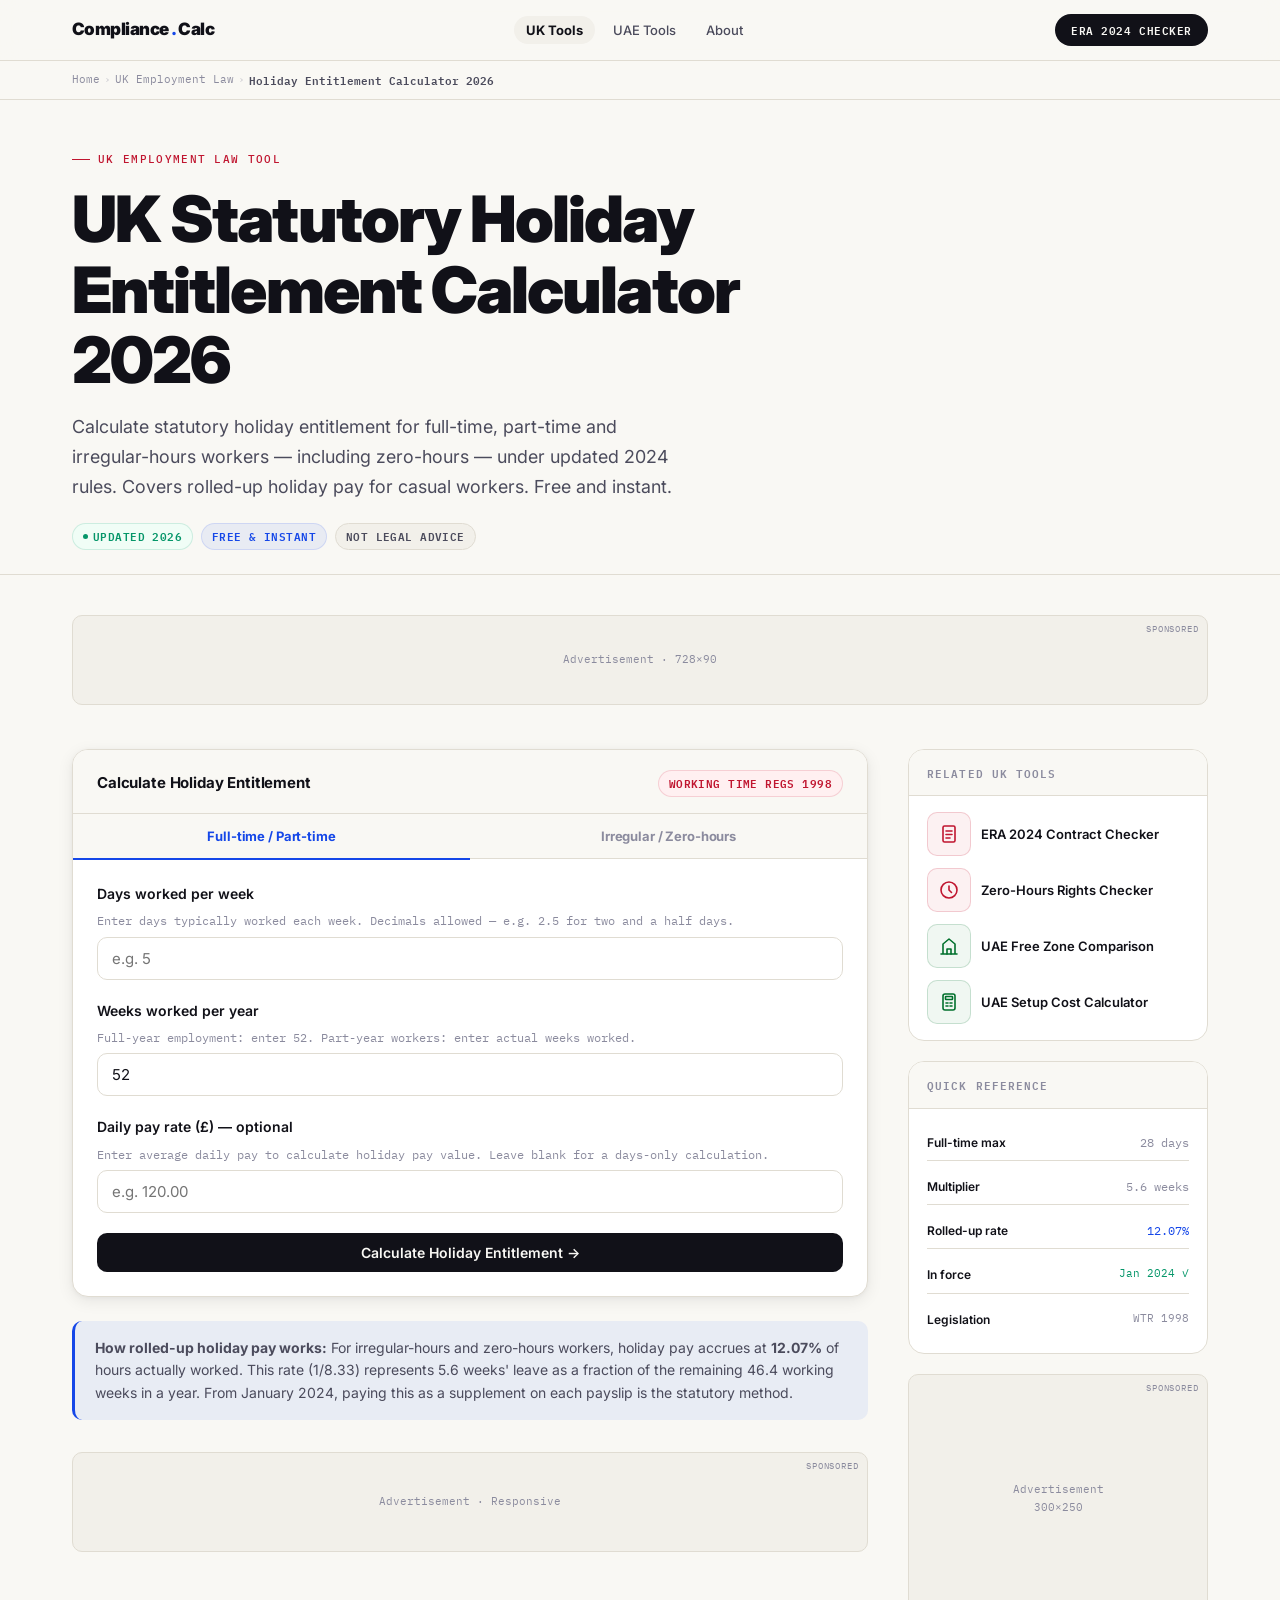
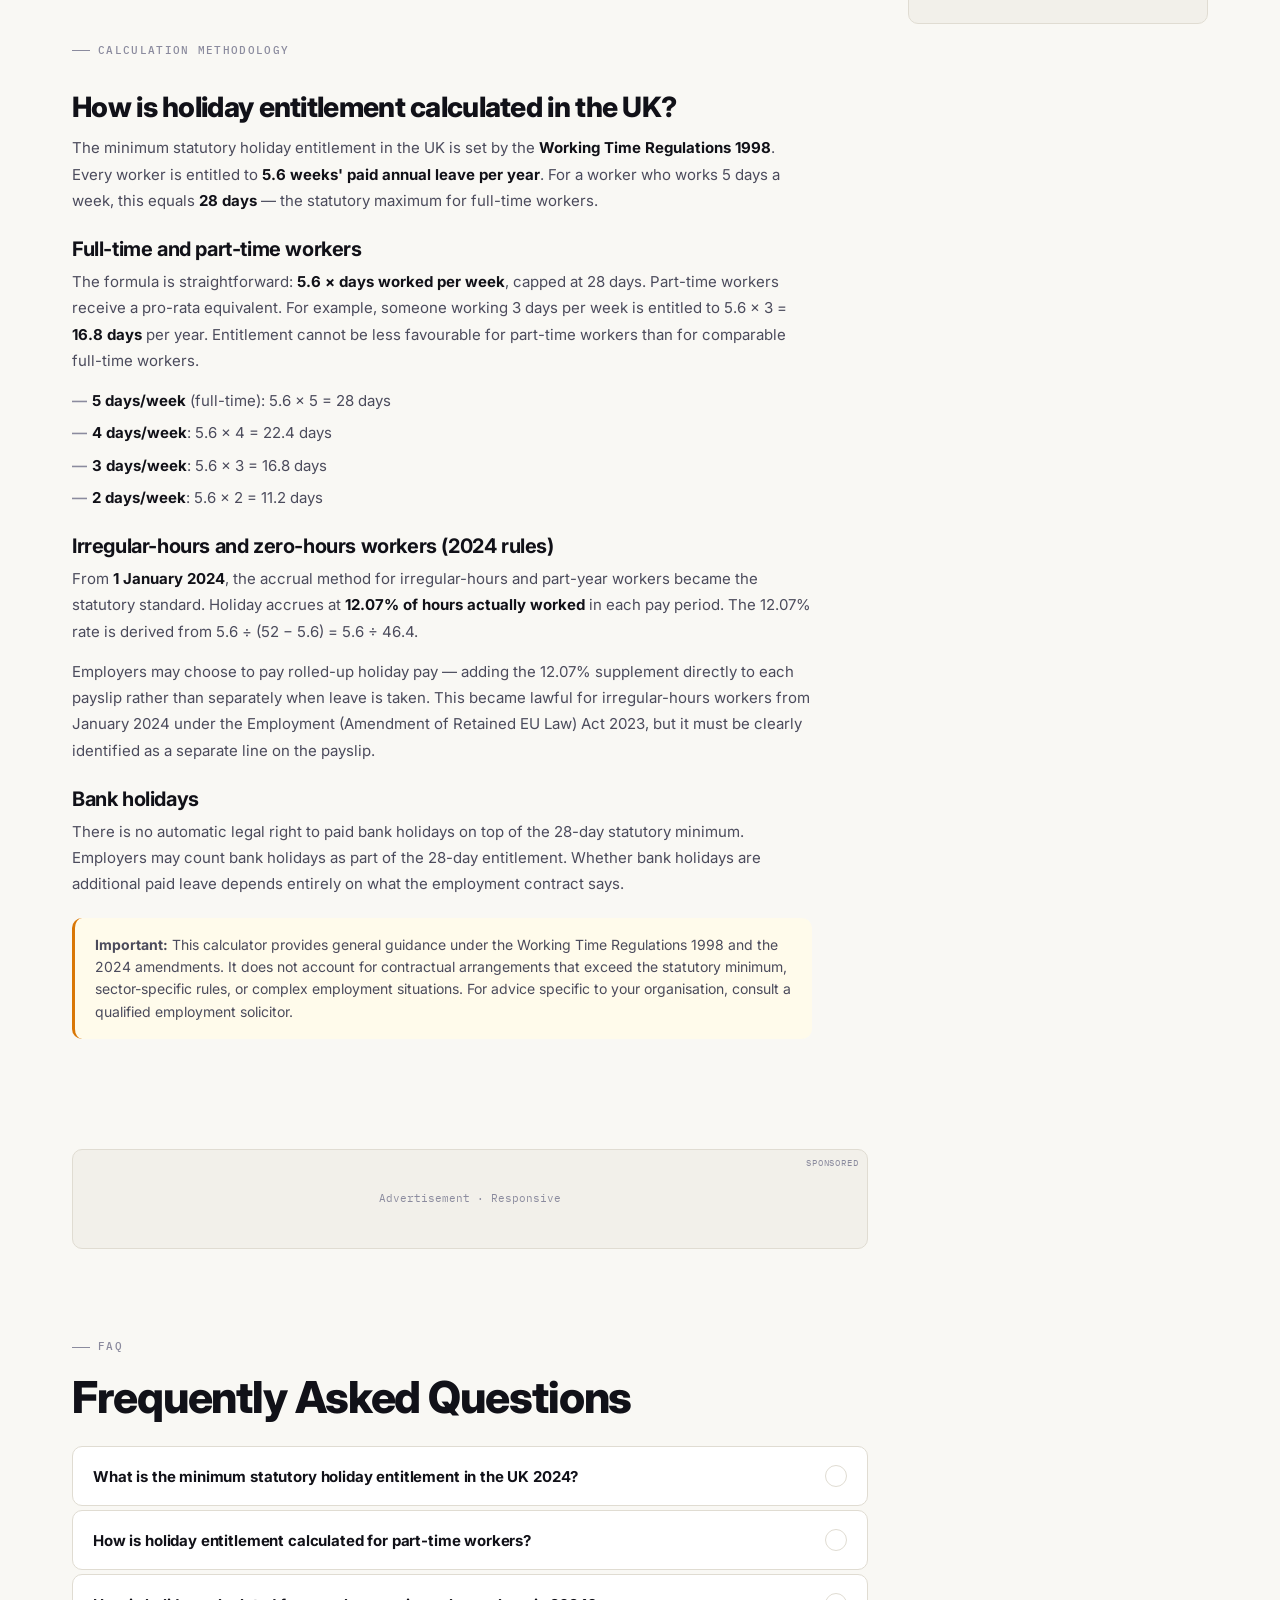
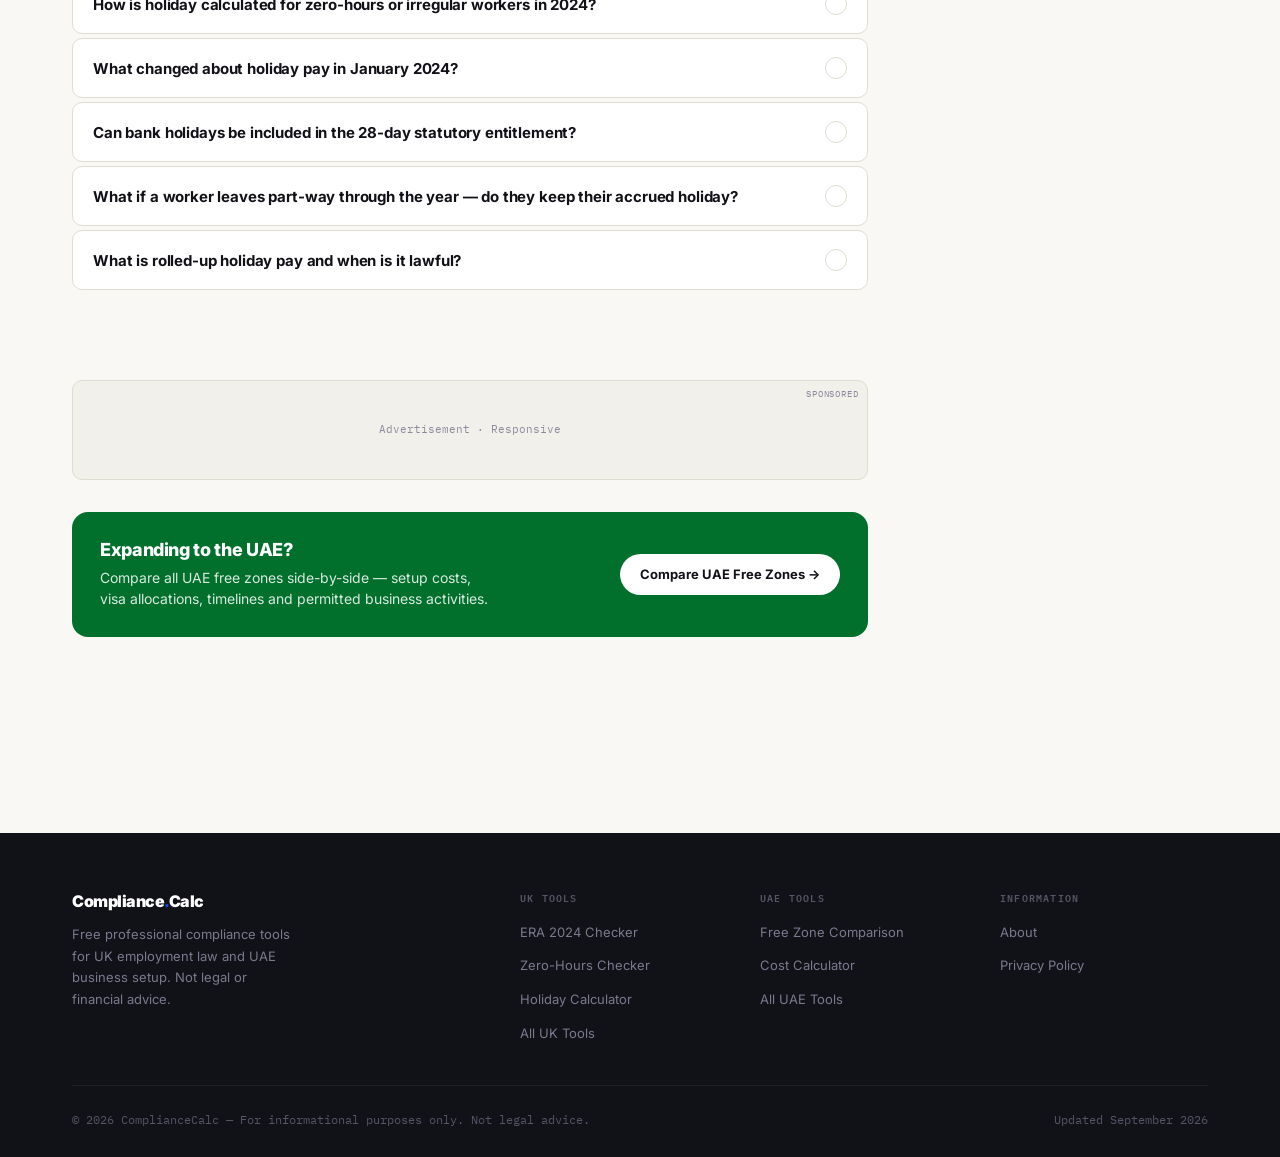
<file: uk/holiday-entitlement-calculator.html>
<!DOCTYPE html>
<html lang="en">
<head>
<meta charset="UTF-8">
<meta name="viewport" content="width=device-width,initial-scale=1">
<title>UK Holiday Entitlement Calculator 2026 — Full-Time, Part-Time &amp; Irregular Hours</title>
<meta name="description" content="Calculate UK statutory holiday entitlement for full-time, part-time and irregular-hours workers under 2026 rules. Includes rolled-up holiday pay calculations for zero-hours and casual workers.">
<link rel="canonical" href="https://YOUR-DOMAIN.com/uk/holiday-entitlement-calculator">
<meta name="robots" content="index,follow">
<link rel="preconnect" href="https://fonts.googleapis.com">
<link rel="preconnect" href="https://fonts.gstatic.com" crossorigin>
<link href="https://fonts.googleapis.com/css2?family=Inter:wght@400;500;600;700;800;900&family=IBM+Plex+Mono:wght@400;500;600;700&display=swap" rel="stylesheet">
<link rel="stylesheet" href="/shared/styles.css">
<script type="application/ld+json">
{"@context":"https://schema.org","@type":"SoftwareApplication","name":"UK Holiday Entitlement Calculator 2024","applicationCategory":"BusinessApplication","operatingSystem":"Web","description":"Calculate UK statutory holiday entitlement for full-time, part-time and irregular-hours workers. Includes rolled-up holiday pay for zero-hours workers.","url":"https://YOUR-DOMAIN.com/uk/holiday-entitlement-calculator","offers":{"@type":"Offer","price":"0","priceCurrency":"GBP"},"inLanguage":"en-GB","dateModified":"2026-09-01"}
</script>
<script type="application/ld+json">
{"@context":"https://schema.org","@type":"FAQPage","mainEntity":[{"@type":"Question","name":"What is the minimum statutory holiday entitlement in the UK 2024?","acceptedAnswer":{"@type":"Answer","text":"The minimum statutory annual leave entitlement in the UK is 5.6 weeks per year, which equals 28 days for a worker working 5 days a week. This includes 4 weeks under the Working Time Regulations and 1.6 weeks additional leave. Part-time workers receive a pro-rata equivalent. Bank holidays can be included within this 28-day total if the employer chooses."}},{"@type":"Question","name":"How is holiday entitlement calculated for part-time workers in 2024?","acceptedAnswer":{"@type":"Answer","text":"Part-time workers receive holiday entitlement on a pro-rata basis calculated as 5.6 × the number of days worked per week. For example, someone working 3 days per week gets 5.6 × 3 = 16.8 days holiday entitlement per year. Holiday entitlement for part-time workers must not be less favourable than full-time equivalent workers."}},{"@type":"Question","name":"How is holiday calculated for zero-hours or irregular workers in 2024?","acceptedAnswer":{"@type":"Answer","text":"From January 2024, irregular-hours workers (including zero-hours) accrue holiday at 12.07% of actual hours worked, calculated at the end of each pay period. Alternatively, employers can use rolled-up holiday pay — adding 12.07% on top of each payslip. The 52-week average reference period method was also available but the 12.07% accrual method became the standard in 2024."}},{"@type":"Question","name":"What changed about holiday pay for irregular workers in 2024?","acceptedAnswer":{"@type":"Answer","text":"From 1 January 2024, the Employment (Amendment of Retained EU Law) Act 2023 introduced changes. Rolled-up holiday pay became lawful for irregular-hours workers. Holiday accrual for these workers is calculated at 12.07% of hours worked in each pay period. The previous 12.07% method was previously only used informally but is now the statutory method."}},{"@type":"Question","name":"Can bank holidays be included in the 28-day statutory entitlement?","acceptedAnswer":{"@type":"Answer","text":"Yes. The statutory minimum of 28 days (for a 5-day worker) can include bank holidays if the employer chooses. There is no legal right to take bank holidays off as additional leave on top of the 28-day minimum unless the employment contract specifically provides for this."}},{"@type":"Question","name":"What is rolled-up holiday pay and when is it lawful?","acceptedAnswer":{"@type":"Answer","text":"Rolled-up holiday pay means adding a percentage (12.07%) to a worker's regular pay each period to cover their holiday pay entitlement, instead of paying a separate amount when they take leave. From January 2024, rolled-up holiday pay is lawful for irregular-hours workers and part-year workers. It must be clearly identified on the payslip. It is not lawful for workers with normal, regular hours."}},{"@type":"Question","name":"What if a worker leaves part-way through the year — do they keep accrued holiday?","acceptedAnswer":{"@type":"Answer","text":"Yes. When a worker leaves, they are entitled to pay for any unused accrued holiday. For a full-year worker (52 weeks), entitlement accrues at 2.33 days per month (28 ÷ 12). If a worker is dismissed or leaves before using all their holiday, the employer must pay for the accrued unused days at the appropriate daily rate."}}]}
</script>
<style>
/* ─ Tool header ─ */
.tool-header{padding:clamp(32px,4vw,52px) 0 24px;border-bottom:1px solid var(--border)}

/* ─ Tab bar ─ */
.tabs{display:flex;border-bottom:1.5px solid var(--border);background:var(--bg)}
.tab-btn{flex:1;padding:14px 20px;font-size:13px;font-weight:700;color:var(--text-3);border-bottom:2px solid transparent;margin-bottom:-1.5px;transition:all .15s;cursor:pointer;background:none;border-left:none;border-right:none;border-top:none;font-family:var(--font);letter-spacing:-.01em}
.tab-btn:hover{color:var(--text-2)}
.tab-btn.active{color:var(--accent);border-bottom-color:var(--accent)}
.tab-panel{display:none}
.tab-panel.active{display:block}

/* ─ Result display override ─ */
#resultGrid{display:none;margin-top:24px}
#resultGrid.visible{display:grid}
#resultNote{display:none;margin-top:12px;padding:14px 16px;background:var(--bg-muted);border:1px solid var(--border);border-left:3px solid var(--accent);border-radius:var(--radius);font-size:13px;color:var(--text-2);line-height:1.65}
#resultNote.visible{display:block}
</style>
</head>
<body>
<a href="#main" class="skip-link">Skip to main content</a>

<nav class="site-nav" role="navigation" aria-label="Main">
  <div class="container nav-inner">
    <a href="/" class="nav-logo">Compliance<span class="dot">.</span>Calc</a>
    <ul class="nav-links" id="nav-menu">
      <li><a href="/uk" class="nav-link active">UK Tools</a></li>
      <li><a href="/uae" class="nav-link">UAE Tools</a></li>
      <li><a href="/about" class="nav-link">About</a></li>
    </ul>
    <a href="/uk/era-2024-contract-checker" class="nav-cta">ERA 2024 Checker</a>
    <button class="nav-mobile-toggle" id="nav-toggle" aria-label="Open menu" aria-expanded="false">
      <svg width="20" height="20" viewBox="0 0 20 20" fill="none"><rect y="4" width="20" height="2" rx="1" fill="currentColor"/><rect y="9" width="20" height="2" rx="1" fill="currentColor"/><rect y="14" width="20" height="2" rx="1" fill="currentColor"/></svg>
    </button>
  </div>
</nav>

<div class="breadcrumb-bar">
  <div class="container">
    <nav aria-label="Breadcrumb">
      <ol class="breadcrumb-list">
        <li><a href="/">Home</a></li>
        <li class="sep">›</li>
        <li><a href="/uk">UK Employment Law</a></li>
        <li class="sep">›</li>
        <li>Holiday Entitlement Calculator 2026</li>
      </ol>
    </nav>
  </div>
</div>

<main id="main">
<div class="tool-header">
  <div class="container">
    <div class="t-eye uk mb-16" data-enter>UK Employment Law Tool</div>
    <h1 class="display" style="max-width:820px;margin-bottom:16px" data-enter data-enter-delay="1">UK Statutory Holiday Entitlement Calculator 2026</h1>
    <p class="lead" style="margin-bottom:20px" data-enter data-enter-delay="2">Calculate statutory holiday entitlement for full-time, part-time and irregular-hours workers — including zero-hours — under updated 2024 rules. Covers rolled-up holiday pay for casual workers. Free and instant.</p>
    <div class="flex flex-wrap gap-8" data-enter data-enter-delay="3">
      <span class="badge badge-pass"><span class="dot"></span>Updated 2026</span>
      <span class="badge badge-blue">Free &amp; instant</span>
      <span class="badge badge-neutral">Not legal advice</span>
    </div>
  </div>
</div>

<!-- AD ZONE: Leaderboard -->
<div class="container" style="padding-top:20px">
  <div class="ad-zone ad-zone--leaderboard" aria-label="Advertisement">
    <div class="ad-zone-placeholder">Advertisement · 728×90</div>
  </div>
</div>

<div class="container" style="padding-top:24px;padding-bottom:60px">
  <div class="page-grid">

    <!-- ── MAIN COLUMN ── -->
    <div>

      <!-- TOOL WIDGET -->
      <div class="tool-widget" data-enter>
        <div class="tool-widget-header">
          <div class="tool-widget-title">Calculate Holiday Entitlement</div>
          <span class="badge badge-uk">Working Time Regs 1998</span>
        </div>

        <!-- Tab bar -->
        <div class="tabs" role="tablist">
          <button class="tab-btn active" id="tab-full" role="tab" aria-selected="true" onclick="switchTab('full')">Full-time / Part-time</button>
          <button class="tab-btn" id="tab-irregular" role="tab" aria-selected="false" onclick="switchTab('irregular')">Irregular / Zero-hours</button>
        </div>

        <div class="tool-widget-body">

          <!-- FULL-TIME PANEL -->
          <div class="tab-panel active" id="panel-full">
            <div class="field-group">
              <label class="field-label" for="daysPerWeek">Days worked per week</label>
              <div class="field-hint">Enter days typically worked each week. Decimals allowed — e.g. 2.5 for two and a half days.</div>
              <input class="field-input" type="number" id="daysPerWeek" min="0.5" max="7" step="0.5" placeholder="e.g. 5" inputmode="decimal">
            </div>
            <div class="field-group">
              <label class="field-label" for="weeksPerYear">Weeks worked per year</label>
              <div class="field-hint">Full-year employment: enter 52. Part-year workers: enter actual weeks worked.</div>
              <input class="field-input" type="number" id="weeksPerYear" min="1" max="52" step="1" placeholder="52" inputmode="numeric" value="52">
            </div>
            <div class="field-group">
              <label class="field-label" for="dailyPay">Daily pay rate (£) — optional</label>
              <div class="field-hint">Enter average daily pay to calculate holiday pay value. Leave blank for a days-only calculation.</div>
              <input class="field-input" type="number" id="dailyPay" min="0" step="0.01" placeholder="e.g. 120.00" inputmode="decimal">
            </div>
            <button class="btn btn-primary" style="width:100%" onclick="calcFullTime()">Calculate Holiday Entitlement →</button>
          </div>

          <!-- IRREGULAR / ZERO-HOURS PANEL -->
          <div class="tab-panel" id="panel-irregular">
            <div class="field-group">
              <label class="field-label" for="hoursWorked">Total hours worked in the period</label>
              <div class="field-hint">Enter actual hours worked (not contracted). For weekly calculation, enter this pay period's hours.</div>
              <input class="field-input" type="number" id="hoursWorked" min="0" step="0.5" placeholder="e.g. 168" inputmode="decimal">
            </div>
            <div class="field-group">
              <label class="field-label" for="hourlyRate">Hourly pay rate (£)</label>
              <div class="field-hint">Used to calculate rolled-up holiday pay at 12.07% of earnings.</div>
              <input class="field-input" type="number" id="hourlyRate" min="0" step="0.01" placeholder="e.g. 12.50" inputmode="decimal">
            </div>
            <div class="field-group">
              <label class="field-label" for="periodType">Calculation period</label>
              <select class="field-input" id="periodType">
                <option value="week">Single week</option>
                <option value="month">Month (4.33 weeks)</option>
                <option value="year">Full year</option>
              </select>
            </div>
            <button class="btn btn-primary" style="width:100%" onclick="calcIrregular()">Calculate Holiday &amp; Rolled-Up Pay →</button>
          </div>

          <!-- RESULT TILES (shared across both tabs) -->
          <div class="result-tiles" id="resultGrid">
            <div class="result-tile">
              <div class="tile-num" id="r-days">–</div>
              <div class="tile-label">Holiday days</div>
            </div>
            <div class="result-tile">
              <div class="tile-num" id="r-hours">–</div>
              <div class="tile-label">Holiday hours</div>
            </div>
            <div class="result-tile">
              <div class="tile-num" id="r-pay">–</div>
              <div class="tile-label">Holiday pay</div>
            </div>
          </div>

          <!-- RESULT NOTE -->
          <div id="resultNote"></div>

        </div><!-- /tool-widget-body -->
      </div><!-- /tool-widget -->

      <!-- ALERT: 12.07% explanation -->
      <div class="alert alert-info mt-24" data-enter>
        <strong>How rolled-up holiday pay works:</strong> For irregular-hours and zero-hours workers, holiday pay accrues at <strong>12.07%</strong> of hours actually worked. This rate (1/8.33) represents 5.6 weeks' leave as a fraction of the remaining 46.4 working weeks in a year. From January 2024, paying this as a supplement on each payslip is the statutory method.
      </div>

      <!-- AD ZONE: In-content -->
      <div class="ad-zone ad-zone--in-content" aria-label="Advertisement">
        <div class="ad-zone-placeholder">Advertisement · Responsive</div>
      </div>

      <!-- PROSE: How holiday entitlement works -->
      <div class="section-sm" data-enter>
        <div class="t-eye mb-16">Calculation methodology</div>
        <div class="prose">
          <h2>How is holiday entitlement calculated in the UK?</h2>
          <p>The minimum statutory holiday entitlement in the UK is set by the <strong>Working Time Regulations 1998</strong>. Every worker is entitled to <strong>5.6 weeks' paid annual leave per year</strong>. For a worker who works 5 days a week, this equals <strong>28 days</strong> — the statutory maximum for full-time workers.</p>

          <h3>Full-time and part-time workers</h3>
          <p>The formula is straightforward: <strong>5.6 × days worked per week</strong>, capped at 28 days. Part-time workers receive a pro-rata equivalent. For example, someone working 3 days per week is entitled to 5.6 × 3 = <strong>16.8 days</strong> per year. Entitlement cannot be less favourable for part-time workers than for comparable full-time workers.</p>
          <ul>
            <li><strong>5 days/week</strong> (full-time): 5.6 × 5 = 28 days</li>
            <li><strong>4 days/week</strong>: 5.6 × 4 = 22.4 days</li>
            <li><strong>3 days/week</strong>: 5.6 × 3 = 16.8 days</li>
            <li><strong>2 days/week</strong>: 5.6 × 2 = 11.2 days</li>
          </ul>

          <h3>Irregular-hours and zero-hours workers (2024 rules)</h3>
          <p>From <strong>1 January 2024</strong>, the accrual method for irregular-hours and part-year workers became the statutory standard. Holiday accrues at <strong>12.07% of hours actually worked</strong> in each pay period. The 12.07% rate is derived from 5.6 ÷ (52 − 5.6) = 5.6 ÷ 46.4.</p>
          <p>Employers may choose to pay rolled-up holiday pay — adding the 12.07% supplement directly to each payslip rather than separately when leave is taken. This became lawful for irregular-hours workers from January 2024 under the Employment (Amendment of Retained EU Law) Act 2023, but it must be clearly identified as a separate line on the payslip.</p>

          <h3>Bank holidays</h3>
          <p>There is no automatic legal right to paid bank holidays on top of the 28-day statutory minimum. Employers may count bank holidays as part of the 28-day entitlement. Whether bank holidays are additional paid leave depends entirely on what the employment contract says.</p>

          <div class="alert alert-warn"><strong>Important:</strong> This calculator provides general guidance under the Working Time Regulations 1998 and the 2024 amendments. It does not account for contractual arrangements that exceed the statutory minimum, sector-specific rules, or complex employment situations. For advice specific to your organisation, consult a qualified employment solicitor.</div>
        </div>
      </div>

      <!-- AD ZONE: In-content -->
      <div class="ad-zone ad-zone--in-content" aria-label="Advertisement">
        <div class="ad-zone-placeholder">Advertisement · Responsive</div>
      </div>

      <!-- FAQ -->
      <div class="section-sm" data-enter>
        <div class="t-eye mb-16">FAQ</div>
        <h2 class="display-sm" style="margin-bottom:24px">Frequently Asked Questions</h2>
        <div class="faq-list">

          <div class="faq-item">
            <button class="faq-q" aria-expanded="false">What is the minimum statutory holiday entitlement in the UK 2024?<div class="faq-icon"><svg width="10" height="10" viewBox="0 0 10 10" fill="currentColor"><path d="M5 1v8M1 5h8"/></svg></div></button>
            <div class="faq-body"><div class="faq-ans">The minimum statutory annual leave is <strong>5.6 weeks per year</strong>, equalling 28 days for a 5-day-a-week worker. This includes 4 weeks under the Working Time Regulations and 1.6 weeks additional leave. Bank holidays can be included within this 28-day total at the employer's discretion. Part-time workers receive a pro-rata equivalent.</div></div>
          </div>

          <div class="faq-item">
            <button class="faq-q" aria-expanded="false">How is holiday entitlement calculated for part-time workers?<div class="faq-icon"><svg width="10" height="10" viewBox="0 0 10 10" fill="currentColor"><path d="M5 1v8M1 5h8"/></svg></div></button>
            <div class="faq-body"><div class="faq-ans">Part-time workers receive holiday on a pro-rata basis: <strong>5.6 × days worked per week</strong>. Someone working 3 days per week gets 5.6 × 3 = <strong>16.8 days</strong> holiday per year. Entitlement for part-time workers must not be less favourable than for comparable full-time employees — the pro-rata principle ensures proportionate treatment.</div></div>
          </div>

          <div class="faq-item">
            <button class="faq-q" aria-expanded="false">How is holiday calculated for zero-hours or irregular workers in 2024?<div class="faq-icon"><svg width="10" height="10" viewBox="0 0 10 10" fill="currentColor"><path d="M5 1v8M1 5h8"/></svg></div></button>
            <div class="faq-body"><div class="faq-ans">From January 2024, irregular-hours workers accrue holiday at <strong>12.07% of actual hours worked</strong> in each pay period. Employers can use rolled-up holiday pay — adding 12.07% on top of each payslip, clearly identified as holiday pay. This became the statutory method for irregular and zero-hours workers under the Employment (Amendment of Retained EU Law) Act 2023.</div></div>
          </div>

          <div class="faq-item">
            <button class="faq-q" aria-expanded="false">What changed about holiday pay in January 2024?<div class="faq-icon"><svg width="10" height="10" viewBox="0 0 10 10" fill="currentColor"><path d="M5 1v8M1 5h8"/></svg></div></button>
            <div class="faq-body"><div class="faq-ans">From <strong>1 January 2024</strong>, the accrual-at-12.07% method became the statutory standard for irregular-hours workers. Rolled-up holiday pay — adding 12.07% to each payslip — also became lawful for this group after previously being discouraged under EU-derived case law. Employers using rolled-up pay must clearly identify it on the payslip as a separate payment.</div></div>
          </div>

          <div class="faq-item">
            <button class="faq-q" aria-expanded="false">Can bank holidays be included in the 28-day statutory entitlement?<div class="faq-icon"><svg width="10" height="10" viewBox="0 0 10 10" fill="currentColor"><path d="M5 1v8M1 5h8"/></svg></div></button>
            <div class="faq-body"><div class="faq-ans">Yes. There is no automatic legal right to take bank holidays as extra leave on top of the 28-day minimum. The 28 days can include bank holidays if the contract provides for this. Whether bank holidays are granted in addition to the 28-day minimum is a contractual matter. Many employers do offer them on top, but this is not legally required.</div></div>
          </div>

          <div class="faq-item">
            <button class="faq-q" aria-expanded="false">What if a worker leaves part-way through the year — do they keep their accrued holiday?<div class="faq-icon"><svg width="10" height="10" viewBox="0 0 10 10" fill="currentColor"><path d="M5 1v8M1 5h8"/></svg></div></button>
            <div class="faq-body"><div class="faq-ans">Yes. On leaving, a worker is entitled to pay for all unused accrued holiday. For a full-year worker, entitlement accrues at roughly <strong>2.33 days per month</strong> (28 ÷ 12). If the worker has taken more leave than accrued, the employer may be able to reclaim overpaid holiday pay if the contract expressly allows it. Holiday pay on termination is calculated at the worker's normal daily rate.</div></div>
          </div>

          <div class="faq-item">
            <button class="faq-q" aria-expanded="false">What is rolled-up holiday pay and when is it lawful?<div class="faq-icon"><svg width="10" height="10" viewBox="0 0 10 10" fill="currentColor"><path d="M5 1v8M1 5h8"/></svg></div></button>
            <div class="faq-body"><div class="faq-ans">Rolled-up holiday pay means adding a percentage (12.07%) to a worker's regular pay each period to cover their holiday pay, rather than paying a separate amount when leave is taken. From January 2024, this is lawful <strong>only for irregular-hours and part-year workers</strong> — not for workers with normal, regular hours. It must be clearly itemised on payslips as holiday pay rather than folded into the hourly rate.</div></div>
          </div>

        </div>
      </div>

      <!-- AD ZONE: After FAQ -->
      <div class="ad-zone ad-zone--in-content" aria-label="Advertisement">
        <div class="ad-zone-placeholder">Advertisement · Responsive</div>
      </div>

      <!-- CROSS-PROMO -->
      <div class="cross-strip uk-to-uae" style="margin-bottom:40px" data-enter>
        <div>
          <h3>Expanding to the UAE?</h3>
          <p>Compare all UAE free zones side-by-side — setup costs, visa allocations, timelines and permitted business activities.</p>
        </div>
        <a href="/uae/free-zone-comparison" class="btn btn-white">Compare UAE Free Zones →</a>
      </div>

    </div><!-- /main column -->

    <!-- ── SIDEBAR ── -->
    <aside class="sidebar">

      <!-- Related tools -->
      <div class="sidebar-card">
        <div class="sidebar-card-hd"><div class="sidebar-card-hd-title">Related UK Tools</div></div>
        <div class="sidebar-card-body">
          <a href="/uk/era-2024-contract-checker" class="sidebar-tool-link"><div class="tc-icon tc-icon--uk"><svg width="20" height="20" viewBox="0 0 20 20" fill="none" stroke="currentColor" stroke-width="1.6" stroke-linecap="round" stroke-linejoin="round"><rect x="4" y="2" width="12" height="16" rx="1.5"/><path d="M7 7h6M7 10.5h6M7 14h4"/></svg></div>ERA 2024 Contract Checker</a>
          <a href="/uk/zero-hours-rights-checker" class="sidebar-tool-link"><div class="tc-icon tc-icon--uk"><svg width="20" height="20" viewBox="0 0 20 20" fill="none" stroke="currentColor" stroke-width="1.6" stroke-linecap="round"><circle cx="10" cy="10" r="8"/><path d="M10 6v4l2.5 2.5"/></svg></div>Zero-Hours Rights Checker</a>
          <a href="/uae/free-zone-comparison" class="sidebar-tool-link"><div class="tc-icon tc-icon--uae"><svg width="20" height="20" viewBox="0 0 20 20" fill="none" stroke="currentColor" stroke-width="1.6" stroke-linecap="round" stroke-linejoin="round"><path d="M2 18h16M4 18V8l6-5 6 5v10"/><path d="M8 18v-5h4v5"/></svg></div>UAE Free Zone Comparison</a>
          <a href="/uae/business-setup-cost-calculator" class="sidebar-tool-link"><div class="tc-icon tc-icon--uae"><svg width="20" height="20" viewBox="0 0 20 20" fill="none" stroke="currentColor" stroke-width="1.6" stroke-linecap="round" stroke-linejoin="round"><rect x="4" y="2" width="12" height="16" rx="2"/><rect x="6.5" y="4.5" width="7" height="3" rx=".5"/><path d="M7 11h2M11 11h2M7 14h2M11 14h2"/></svg></div>UAE Setup Cost Calculator</a>
        </div>
      </div>

      <!-- Quick reference -->
      <div class="sidebar-card">
        <div class="sidebar-card-hd"><div class="sidebar-card-hd-title">Quick Reference</div></div>
        <div class="sidebar-card-body" style="gap:8px">
          <div style="display:flex;justify-content:space-between;font-size:12px;padding:8px 0;border-bottom:1px solid var(--border)">
            <span style="font-weight:600">Full-time max</span>
            <span style="font-family:var(--mono);color:var(--text-3)">28 days</span>
          </div>
          <div style="display:flex;justify-content:space-between;font-size:12px;padding:8px 0;border-bottom:1px solid var(--border)">
            <span style="font-weight:600">Multiplier</span>
            <span style="font-family:var(--mono);color:var(--text-3)">5.6 weeks</span>
          </div>
          <div style="display:flex;justify-content:space-between;font-size:12px;padding:8px 0;border-bottom:1px solid var(--border)">
            <span style="font-weight:600">Rolled-up rate</span>
            <span style="font-family:var(--mono);color:var(--accent)">12.07%</span>
          </div>
          <div style="display:flex;justify-content:space-between;font-size:12px;padding:8px 0;border-bottom:1px solid var(--border)">
            <span style="font-weight:600">In force</span>
            <span style="font-family:var(--mono);color:var(--pass);font-size:11px">Jan 2024 ✓</span>
          </div>
          <div style="display:flex;justify-content:space-between;font-size:12px;padding:8px 0">
            <span style="font-weight:600">Legislation</span>
            <span style="font-family:var(--mono);color:var(--text-3);font-size:11px">WTR 1998</span>
          </div>
        </div>
      </div>

      <!-- Sidebar ad -->
      <div class="ad-zone ad-zone--sidebar" aria-label="Advertisement">
        <div class="ad-zone-placeholder">Advertisement<br>300×250</div>
      </div>

    </aside>

  </div><!-- /page-grid -->
</div><!-- /container -->
</main>

<footer class="site-footer">
  <div class="container">
    <div class="footer-grid">
      <div>
        <div class="footer-logo">Compliance<span class="dot">.</span>Calc</div>
        <p class="footer-tagline">Free professional compliance tools for UK employment law and UAE business setup. Not legal or financial advice.</p>
      </div>
      <div>
        <div class="footer-col-title">UK Tools</div>
        <ul class="footer-links">
          <li><a href="/uk/era-2024-contract-checker">ERA 2024 Checker</a></li>
          <li><a href="/uk/zero-hours-rights-checker">Zero-Hours Checker</a></li>
          <li><a href="/uk/holiday-entitlement-calculator">Holiday Calculator</a></li>
          <li><a href="/uk">All UK Tools</a></li>
        </ul>
      </div>
      <div>
        <div class="footer-col-title">UAE Tools</div>
        <ul class="footer-links">
          <li><a href="/uae/free-zone-comparison">Free Zone Comparison</a></li>
          <li><a href="/uae/business-setup-cost-calculator">Cost Calculator</a></li>
          <li><a href="/uae">All UAE Tools</a></li>
        </ul>
      </div>
      <div>
        <div class="footer-col-title">Information</div>
        <ul class="footer-links">
          <li><a href="/about">About</a></li>
          <li><a href="/privacy">Privacy Policy</a></li>
        </ul>
      </div>
    </div>
    <div class="footer-bottom">
      <span class="footer-note">&copy; 2026 ComplianceCalc &mdash; For informational purposes only. Not legal advice.</span>
      <span class="footer-note">Updated September 2026</span>
    </div>
  </div>
</footer>

<script>
let activeTab = 'full';
function switchTab(tab) {
  activeTab = tab;
  document.querySelectorAll('.tab-btn').forEach(b => { b.classList.remove('active'); b.setAttribute('aria-selected','false'); });
  document.querySelectorAll('.tab-panel').forEach(p => p.classList.remove('active'));
  document.getElementById('tab-' + tab).classList.add('active');
  document.getElementById('tab-' + tab).setAttribute('aria-selected','true');
  document.getElementById('panel-' + tab).classList.add('active');
  document.getElementById('resultGrid').classList.remove('visible');
  document.getElementById('resultNote').classList.remove('visible');
}
function fmt2(n) { return n % 1 === 0 ? n.toFixed(0) : n.toFixed(1); }
function fmtPay(n) { return '£' + n.toFixed(2); }
function calcFullTime() {
  const days = parseFloat(document.getElementById('daysPerWeek').value);
  const weeks = parseFloat(document.getElementById('weeksPerYear').value) || 52;
  const pay = parseFloat(document.getElementById('dailyPay').value) || 0;
  if (!days || days <= 0 || days > 7) { alert('Please enter valid days per week (0.5–7).'); return; }
  const entitlementDays = Math.min(5.6 * days, 5.6 * 5) * (weeks / 52);
  const roundedDays = Math.ceil(entitlementDays * 2) / 2;
  const hours = roundedDays * 8;
  const payVal = pay > 0 ? roundedDays * pay : 0;
  document.getElementById('r-days').textContent = fmt2(roundedDays);
  document.getElementById('r-hours').textContent = fmt2(hours);
  document.getElementById('r-pay').textContent = pay > 0 ? fmtPay(payVal) : 'N/A';
  document.getElementById('resultGrid').classList.add('visible');
  const note = document.getElementById('resultNote');
  note.innerHTML = `<strong>How this was calculated:</strong> ${days} days/week × 5.6 weeks = <strong>${fmt2(Math.min(5.6 * days, 28))} days</strong> annual entitlement (maximum 28 days). ${weeks < 52 ? `Pro-rated for ${weeks} weeks: ${fmt2(roundedDays)} days. ` : ''}Bank holidays can be included within this total if your employer permits.`;
  note.classList.add('visible');
}
function calcIrregular() {
  const hours = parseFloat(document.getElementById('hoursWorked').value);
  const rate = parseFloat(document.getElementById('hourlyRate').value);
  const period = document.getElementById('periodType').value;
  if (!hours || hours <= 0) { alert('Please enter hours worked.'); return; }
  if (!rate || rate <= 0) { alert('Please enter hourly pay rate.'); return; }
  const holidayHours = hours * 0.1207;
  const holidayPay = hours * rate * 0.1207;
  const totalPay = hours * rate;
  const periodLabel = period === 'week' ? 'this week' : period === 'month' ? 'this month' : 'this year';
  document.getElementById('r-days').textContent = fmt2(holidayHours / 8);
  document.getElementById('r-hours').textContent = fmt2(holidayHours);
  document.getElementById('r-pay').textContent = fmtPay(holidayPay);
  document.getElementById('resultGrid').classList.add('visible');
  const note = document.getElementById('resultNote');
  note.innerHTML = `<strong>How this was calculated:</strong> ${hours} hours × 12.07% = <strong>${fmt2(holidayHours)} holiday hours</strong> (${fmt2(holidayHours / 8)} days). At £${rate.toFixed(2)}/hr, rolled-up holiday pay = <strong>${fmtPay(holidayPay)}</strong>. Total pay ${periodLabel} including holiday: <strong>${fmtPay(totalPay + holidayPay)}</strong>. Rolled-up holiday pay became lawful for irregular-hours workers from January 2024.`;
  note.classList.add('visible');
}
</script>
<script src="/shared/scripts.js" defer></script>
</body>
</html>
</file>
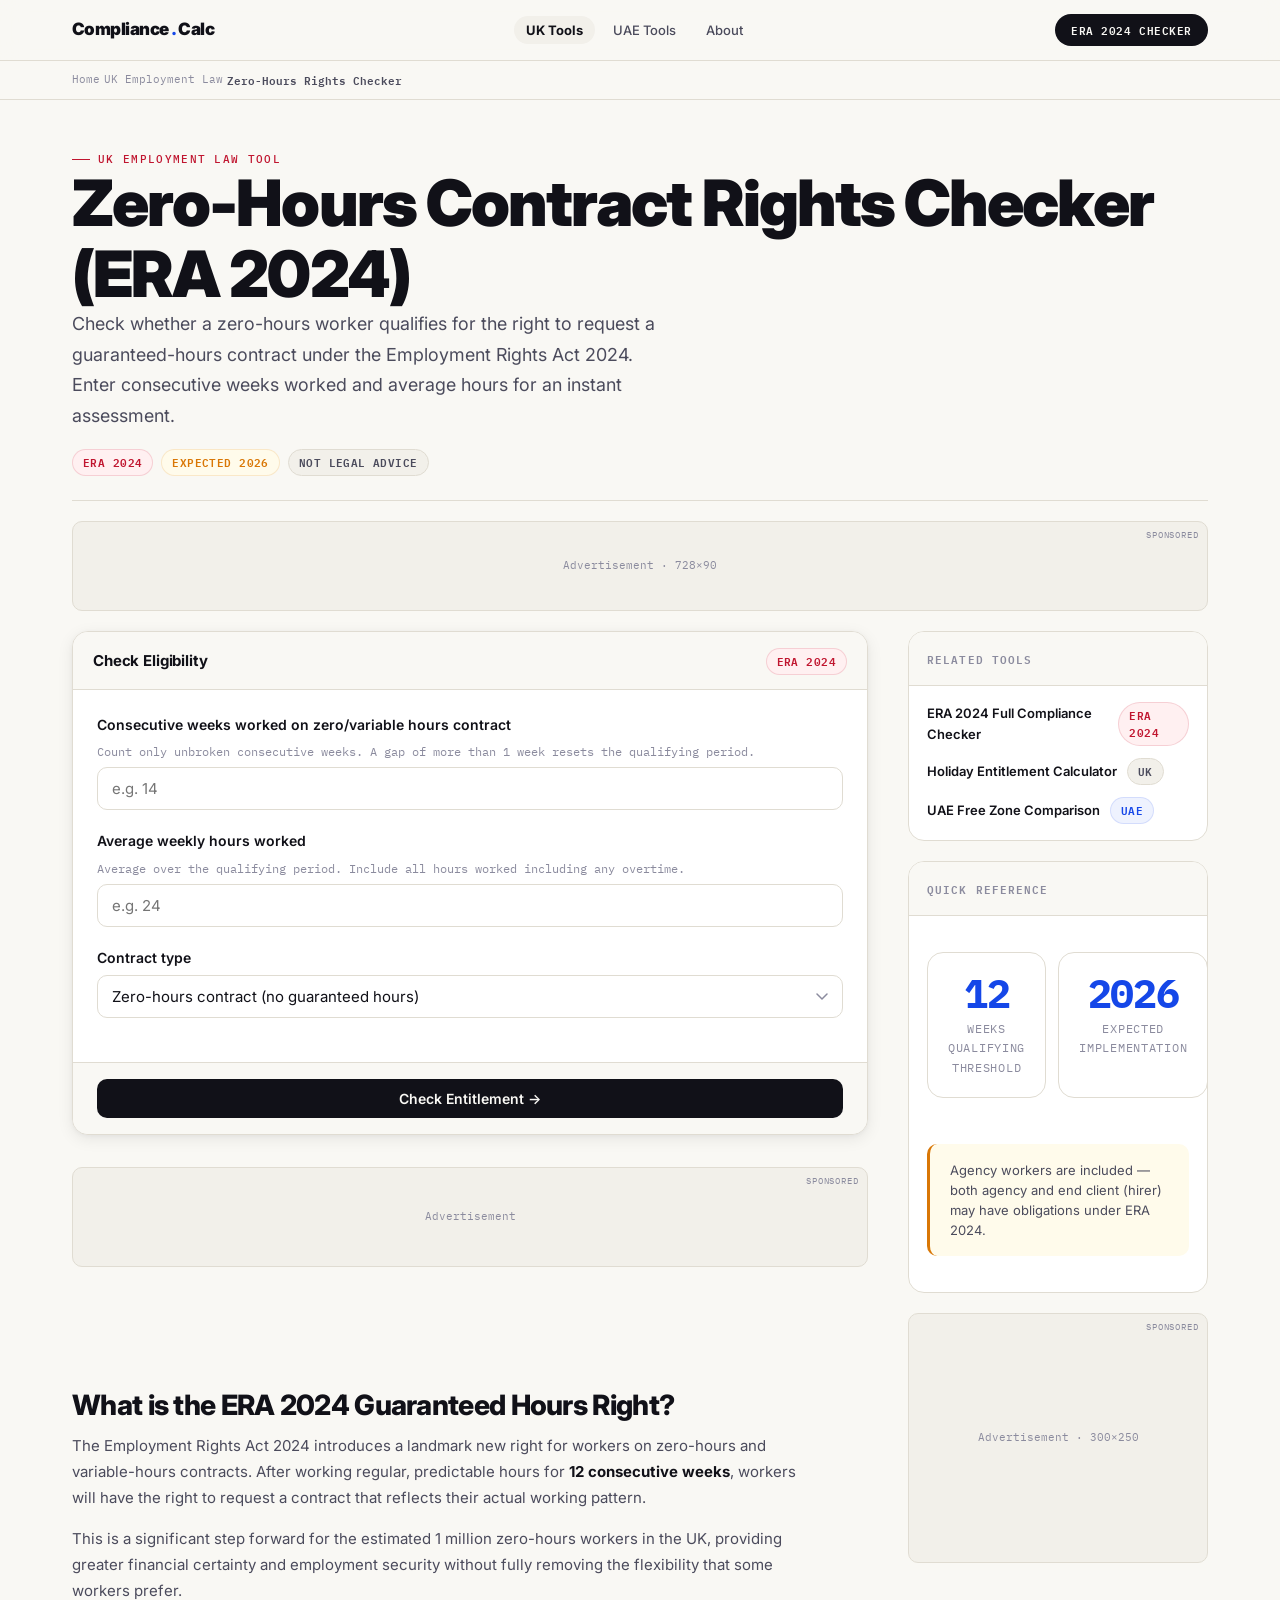
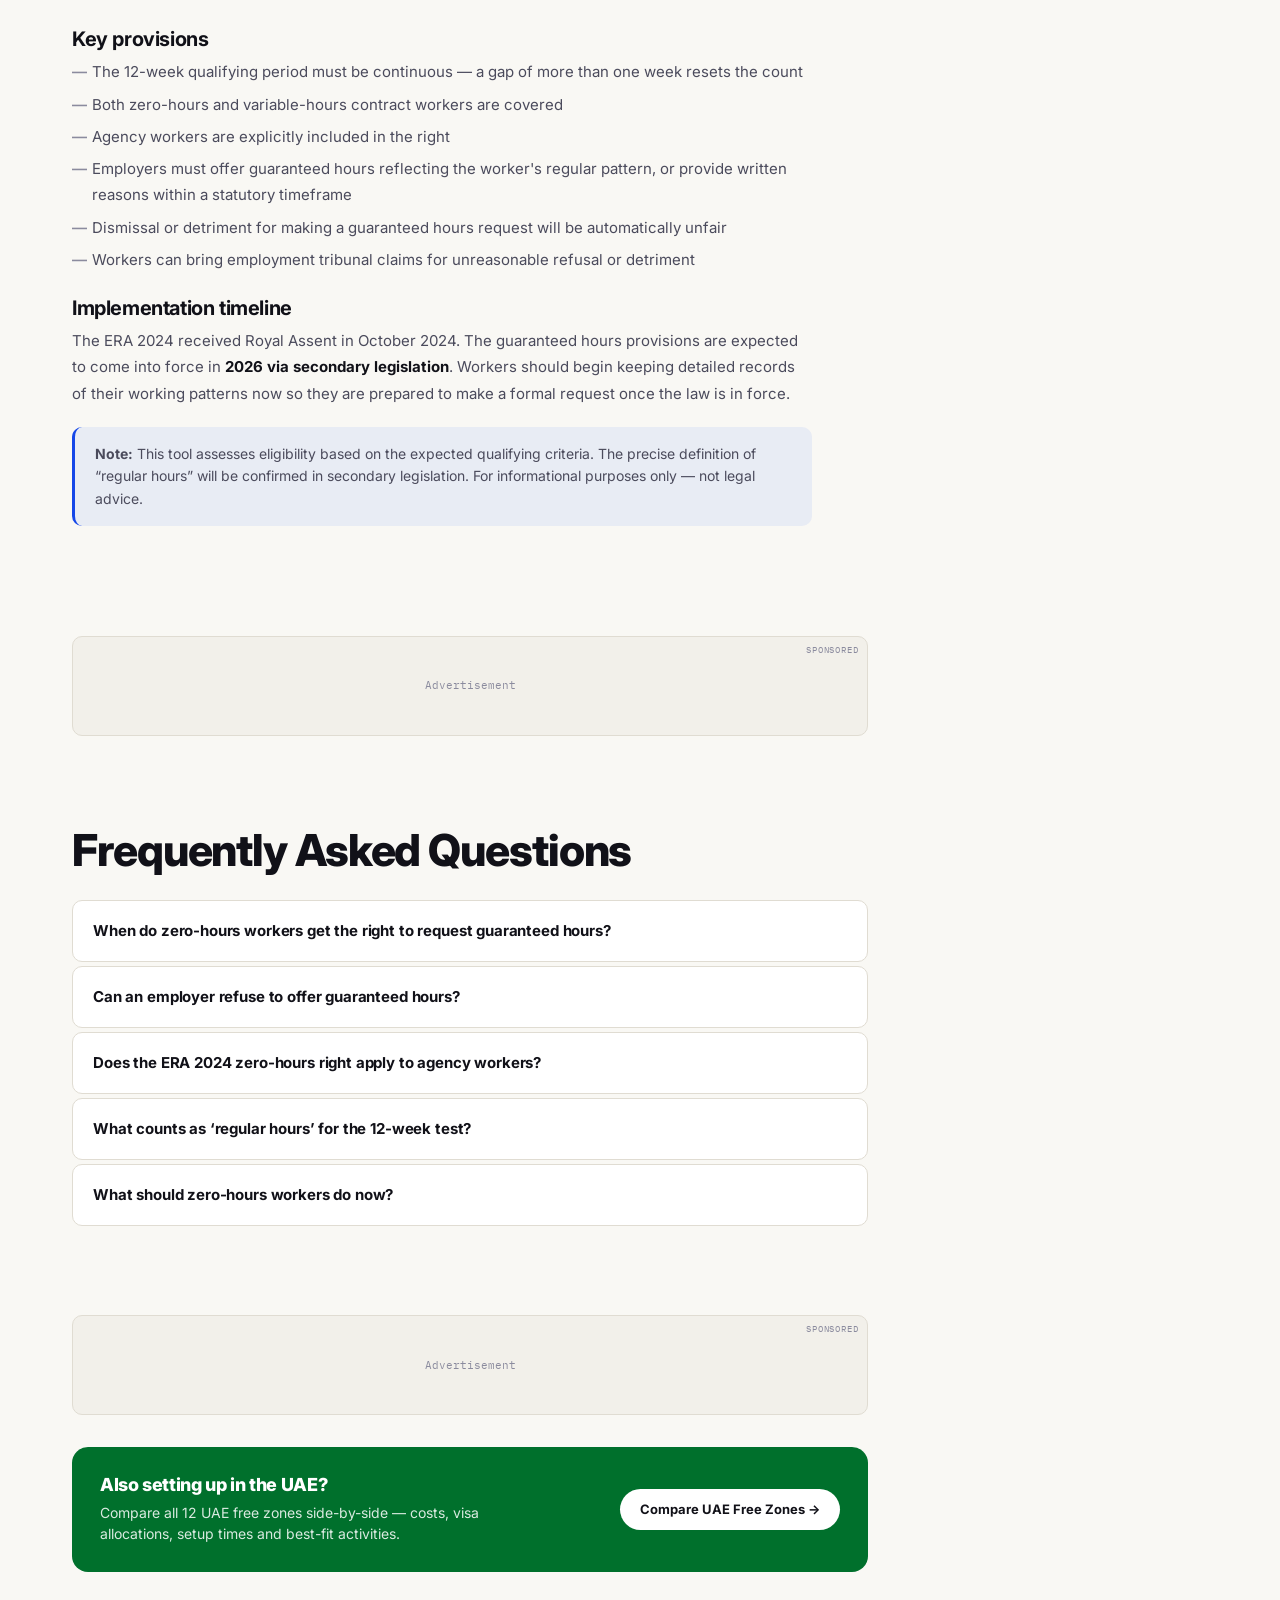
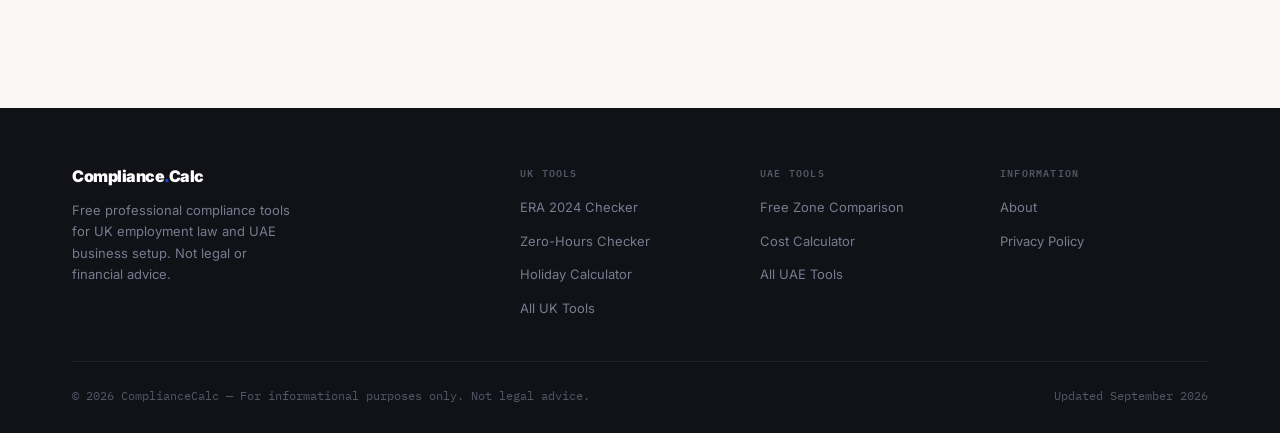
<file: uk/zero-hours-rights-checker.html>
<!DOCTYPE html>
<html lang="en">
<head>
<meta charset="UTF-8">
<meta name="viewport" content="width=device-width, initial-scale=1.0">
<title>Zero-Hours Contract Rights Checker (ERA 2024) — Am I Entitled to Guaranteed Hours?</title>
<meta name="description" content="Check whether zero-hours workers are entitled to request guaranteed hours under the Employment Rights Act 2024. Enter weeks worked, average hours and get an instant entitlement assessment.">
<link rel="canonical" href="https://compliancecalc.com/uk/zero-hours-rights-checker">
<meta name="robots" content="index, follow">

<script type="application/ld+json">
{"@context":"https://schema.org","@type":"SoftwareApplication","name":"Zero-Hours Contract Rights Checker (ERA 2024)","applicationCategory":"BusinessApplication","operatingSystem":"Web","description":"Check whether zero-hours workers qualify for the right to request guaranteed hours under the Employment Rights Act 2024 after 12 weeks of regular work.","url":"https://compliancecalc.com/uk/zero-hours-rights-checker","offers":{"@type":"Offer","price":"0","priceCurrency":"GBP"},"inLanguage":"en-GB","dateModified":"2026-09-01"}
</script>
<script type="application/ld+json">
{"@context":"https://schema.org","@type":"FAQPage","mainEntity":[{"@type":"Question","name":"When do zero-hours workers get the right to request guaranteed hours?","acceptedAnswer":{"@type":"Answer","text":"Under the Employment Rights Act 2024, zero-hours workers who work regular and predictable hours for 12 consecutive weeks gain the right to request a guaranteed-hours contract. The employer must offer guaranteed hours reflecting the worker's regular pattern or provide legitimate business reasons for not doing so. This provision is expected to come into force in 2026 via secondary legislation."}},{"@type":"Question","name":"Can an employer refuse to offer guaranteed hours?","acceptedAnswer":{"@type":"Answer","text":"Yes, but only in limited circumstances. The employer must provide a written statement of reasons within a specific timeframe. Refusing without legitimate reasons or dismissing a worker for requesting guaranteed hours will be automatically unfair. Workers can bring an employment tribunal claim if their request is unreasonably refused."}},{"@type":"Question","name":"Does the ERA 2024 zero-hours right apply to agency workers?","acceptedAnswer":{"@type":"Answer","text":"Yes. The Employment Rights Act 2024 extends the guaranteed hours right to agency workers working through employment agencies. Both the agency and the end client (hirer) may have obligations. The 12-week qualifying period applies in the same way."}},{"@type":"Question","name":"What counts as 'regular hours' for the 12-week test?","acceptedAnswer":{"@type":"Answer","text":"The definition of 'regular' hours for the ERA 2024 guaranteed hours right will be set out in secondary legislation. Generally, working similar hours on a predictable pattern over a sustained period is expected to qualify. Sporadic or highly variable hours may not meet the threshold. The government has indicated a broad definition to cover typical zero-hours working patterns."}},{"@type":"Question","name":"What should zero-hours workers do now?","acceptedAnswer":{"@type":"Answer","text":"Zero-hours workers should keep a record of the hours they work each week, noting start and end times and total hours. Once the guaranteed hours provisions come into force (expected 2026), workers who have 12+ consecutive weeks of regular hours will be able to make a formal request. Workers should also check whether their employer has updated their flexible working policy to allow day-one requests, which is already in force."}}]}
</script>

<link rel="preconnect" href="https://fonts.googleapis.com">
<link rel="preconnect" href="https://fonts.gstatic.com" crossorigin>
<link href="https://fonts.googleapis.com/css2?family=Inter:wght@400;500;600;700;800;900&family=IBM+Plex+Mono:wght@400;500;600;700&display=swap" rel="stylesheet">
<link rel="stylesheet" href="/shared/styles.css">

<style>
  /* Page-specific: tool header */
  .tool-header {
    padding: clamp(32px, 4vw, 52px) 0 24px;
    border-bottom: 1px solid var(--border);
  }

  /* Tool widget header (not in shared) */
  .tool-widget-header {
    display: flex;
    align-items: center;
    justify-content: space-between;
    padding: 16px 20px 14px;
    border-bottom: 1px solid var(--border);
  }
  .tool-widget-title {
    font-family: var(--font);
    font-size: 15px;
    font-weight: 700;
    color: var(--text);
    letter-spacing: -.01em;
  }

  /* Result box: CSS variables for bg tints */
  :root {
    --pass-bg: #f0fdf4;
    --warn-bg: #fffbeb;
    --fail-bg: #fef2f2;
  }

  /* Result box styles */
  .result-box { border-radius: 10px; padding: 24px; margin-top: 24px; display: none; border: 1.5px solid; }
  .result-box.visible { display: block; }
  .result-box.pass { background: var(--pass-bg); border-color: var(--pass); }
  .result-box.warn { background: var(--warn-bg); border-color: var(--warn); }
  .result-box.fail { background: var(--fail-bg); border-color: var(--fail); }
  .result-icon { font-size: 28px; font-weight: 900; font-family: var(--mono); }
  .result-title { font-size: 20px; font-weight: 800; margin: 8px 0 12px; letter-spacing: -.025em; }
  .result-box.pass .result-title { color: var(--pass); }
  .result-box.warn .result-title { color: var(--warn); }
  .result-box.fail .result-title { color: var(--fail); }
  .result-detail { font-size: 14px; color: var(--text-2); line-height: 1.7; margin-bottom: 12px; }
  .result-action { font-size: 13px; font-family: var(--mono); color: var(--text-2); background: rgba(255,255,255,0.6); padding: 12px; border-radius: 8px; margin-top: 8px; display: block; }
  .result-note { font-size: 12px; color: var(--text-3); margin-top: 12px; font-family: var(--mono); line-height: 1.6; }

  /* Full-width button util */
  .btn-block { width: 100%; justify-content: center; }
</style>
</head>
<body>

<!-- NAV -->
<nav class="site-nav" role="navigation" aria-label="Main">
  <div class="container nav-inner">
    <a href="/" class="nav-logo">Compliance<span class="dot">.</span>Calc</a>
    <ul class="nav-links" id="nav-menu">
      <li><a href="/uk" class="nav-link active">UK Tools</a></li>
      <li><a href="/uae" class="nav-link">UAE Tools</a></li>
      <li><a href="/about" class="nav-link">About</a></li>
    </ul>
    <a href="/uk/era-2024-contract-checker" class="nav-cta">ERA 2024 Checker</a>
    <button class="nav-mobile-toggle" id="nav-toggle" aria-label="Open menu" aria-expanded="false">
      <svg width="20" height="20" viewBox="0 0 20 20" fill="none"><rect y="4" width="20" height="2" rx="1" fill="currentColor"/><rect y="9" width="20" height="2" rx="1" fill="currentColor"/><rect y="14" width="20" height="2" rx="1" fill="currentColor"/></svg>
    </button>
  </div>
</nav>

<!-- BREADCRUMB -->
<div class="breadcrumb-bar">
  <div class="container">
    <ol class="breadcrumb-list" aria-label="Breadcrumb">
      <li><a href="/">Home</a></li>
      <li><a href="/uk">UK Employment Law</a></li>
      <li aria-current="page">Zero-Hours Rights Checker</li>
    </ol>
  </div>
</div>

<main id="main">
  <div class="container">

    <!-- TOOL HEADER -->
    <div class="tool-header" data-enter>
      <div class="t-eye uk">UK Employment Law Tool</div>
      <h1 class="display">Zero-Hours Contract Rights Checker (ERA 2024)</h1>
      <p class="lead">Check whether a zero-hours worker qualifies for the right to request a guaranteed-hours contract under the Employment Rights Act 2024. Enter consecutive weeks worked and average hours for an instant assessment.</p>
      <div style="display:flex;gap:8px;flex-wrap:wrap;margin-top:18px">
        <span class="badge badge-uk">ERA 2024</span>
        <span class="badge badge-warn">Expected 2026</span>
        <span class="badge badge-neutral">Not legal advice</span>
      </div>
    </div>

    <!-- AD ZONE: leaderboard -->
    <div class="ad-zone ad-zone--leaderboard" aria-label="Advertisement">
      <div class="ad-zone-placeholder">Advertisement &middot; 728&times;90</div>
    </div>

    <!-- PAGE GRID -->
    <div class="page-grid">

      <!-- LEFT: Main content -->
      <div>

        <!-- TOOL WIDGET -->
        <div class="tool-widget" data-enter data-enter-delay="1">
          <div class="tool-widget-header">
            <span class="tool-widget-title">Check Eligibility</span>
            <span class="badge badge-uk">ERA 2024</span>
          </div>
          <div class="tool-widget-body">
            <div class="field-group">
              <label class="field-label" for="weeksWorked">Consecutive weeks worked on zero/variable hours contract</label>
              <p class="field-hint">Count only unbroken consecutive weeks. A gap of more than 1 week resets the qualifying period.</p>
              <input class="field-input" type="number" id="weeksWorked" min="0" max="520" placeholder="e.g. 14" inputmode="numeric">
            </div>
            <div class="field-group">
              <label class="field-label" for="avgHours">Average weekly hours worked</label>
              <p class="field-hint">Average over the qualifying period. Include all hours worked including any overtime.</p>
              <input class="field-input" type="number" id="avgHours" min="0" max="168" step="0.5" placeholder="e.g. 24" inputmode="decimal">
            </div>
            <div class="field-group">
              <label class="field-label" for="contractType">Contract type</label>
              <select class="field-input" id="contractType">
                <option value="zero">Zero-hours contract (no guaranteed hours)</option>
                <option value="variable">Variable-hours contract (some hours but unpredictable)</option>
                <option value="agency">Agency worker on zero/variable hours</option>
              </select>
            </div>
          </div>
          <div class="tool-widget-footer">
            <button class="btn btn-primary btn-block" onclick="checkRights()">Check Entitlement &rarr;</button>
          </div>

          <!-- RESULT BOX -->
          <div id="resultBox" class="result-box">
            <div id="resultIcon" class="result-icon"></div>
            <div id="resultTitle" class="result-title"></div>
            <div id="resultDetail" class="result-detail"></div>
            <div id="resultAction" class="result-action"></div>
            <div id="resultNote" class="result-note"></div>
          </div>
        </div>

        <!-- AD ZONE: in-content -->
        <div class="ad-zone ad-zone--in-content" aria-label="Advertisement">
          <div class="ad-zone-placeholder">Advertisement</div>
        </div>

        <!-- PROSE: Educational content -->
        <section class="section-sm" data-enter>
          <div class="prose">
            <h2>What is the ERA 2024 Guaranteed Hours Right?</h2>
            <p>The Employment Rights Act 2024 introduces a landmark new right for workers on zero-hours and variable-hours contracts. After working regular, predictable hours for <strong>12 consecutive weeks</strong>, workers will have the right to request a contract that reflects their actual working pattern.</p>
            <p>This is a significant step forward for the estimated 1 million zero-hours workers in the UK, providing greater financial certainty and employment security without fully removing the flexibility that some workers prefer.</p>
            <h3>Key provisions</h3>
            <ul>
              <li>The 12-week qualifying period must be continuous — a gap of more than one week resets the count</li>
              <li>Both zero-hours and variable-hours contract workers are covered</li>
              <li>Agency workers are explicitly included in the right</li>
              <li>Employers must offer guaranteed hours reflecting the worker's regular pattern, or provide written reasons within a statutory timeframe</li>
              <li>Dismissal or detriment for making a guaranteed hours request will be automatically unfair</li>
              <li>Workers can bring employment tribunal claims for unreasonable refusal or detriment</li>
            </ul>
            <h3>Implementation timeline</h3>
            <p>The ERA 2024 received Royal Assent in October 2024. The guaranteed hours provisions are expected to come into force in <strong>2026 via secondary legislation</strong>. Workers should begin keeping detailed records of their working patterns now so they are prepared to make a formal request once the law is in force.</p>
            <div class="alert alert-info">
              <strong>Note:</strong> This tool assesses eligibility based on the expected qualifying criteria. The precise definition of &ldquo;regular hours&rdquo; will be confirmed in secondary legislation. For informational purposes only — not legal advice.
            </div>
          </div>
        </section>

        <!-- AD ZONE: in-content -->
        <div class="ad-zone ad-zone--in-content" aria-label="Advertisement">
          <div class="ad-zone-placeholder">Advertisement</div>
        </div>

        <!-- FAQ -->
        <section class="section-sm" data-enter>
          <h2 class="display-sm" style="margin-bottom:24px">Frequently Asked Questions</h2>
          <dl class="faq-list">
            <div class="faq-item">
              <dt class="faq-q">When do zero-hours workers get the right to request guaranteed hours?</dt>
              <dd class="faq-body">
                <p class="faq-ans">Under ERA 2024, zero-hours workers who work regular and predictable hours for 12 consecutive weeks gain the right to request a guaranteed-hours contract. The employer must offer guaranteed hours reflecting the worker&rsquo;s regular pattern or provide legitimate business reasons for not doing so. This provision is expected to come into force in 2026 via secondary legislation.</p>
              </dd>
            </div>
            <div class="faq-item">
              <dt class="faq-q">Can an employer refuse to offer guaranteed hours?</dt>
              <dd class="faq-body">
                <p class="faq-ans">Yes, but only in limited circumstances. The employer must provide a written statement of reasons within a specific timeframe. Refusing without legitimate reasons or dismissing a worker for requesting guaranteed hours will be automatically unfair. Workers can bring an employment tribunal claim if their request is unreasonably refused.</p>
              </dd>
            </div>
            <div class="faq-item">
              <dt class="faq-q">Does the ERA 2024 zero-hours right apply to agency workers?</dt>
              <dd class="faq-body">
                <p class="faq-ans">Yes. The Employment Rights Act 2024 extends the guaranteed hours right to agency workers working through employment agencies. Both the agency and the end client (hirer) may have obligations. The 12-week qualifying period applies in the same way.</p>
              </dd>
            </div>
            <div class="faq-item">
              <dt class="faq-q">What counts as &lsquo;regular hours&rsquo; for the 12-week test?</dt>
              <dd class="faq-body">
                <p class="faq-ans">The definition of &lsquo;regular&rsquo; hours for the ERA 2024 guaranteed hours right will be set out in secondary legislation. Generally, working similar hours on a predictable pattern over a sustained period is expected to qualify. Sporadic or highly variable hours may not meet the threshold. The government has indicated a broad definition to cover typical zero-hours working patterns.</p>
              </dd>
            </div>
            <div class="faq-item">
              <dt class="faq-q">What should zero-hours workers do now?</dt>
              <dd class="faq-body">
                <p class="faq-ans">Zero-hours workers should keep a record of the hours they work each week, noting start and end times and total hours. Once the guaranteed hours provisions come into force (expected 2026), workers who have 12+ consecutive weeks of regular hours will be able to make a formal request. Workers should also check whether their employer has updated their flexible working policy to allow day-one requests, which is already in force.</p>
              </dd>
            </div>
          </dl>
        </section>

        <!-- AD ZONE: after FAQ -->
        <div class="ad-zone ad-zone--in-content" aria-label="Advertisement">
          <div class="ad-zone-placeholder">Advertisement</div>
        </div>

        <!-- CROSS-STRIP -->
        <div class="cross-strip uk-to-uae" data-enter style="margin-bottom:40px">
          <div>
            <h3>Also setting up in the UAE?</h3>
            <p>Compare all 12 UAE free zones side-by-side &mdash; costs, visa allocations, setup times and best-fit activities.</p>
          </div>
          <a href="/uae/free-zone-comparison" class="btn btn-white">Compare UAE Free Zones &rarr;</a>
        </div>

      </div><!-- /left -->

      <!-- RIGHT: Sidebar -->
      <aside class="sidebar">

        <!-- Related tools card -->
        <div class="sidebar-card" data-enter data-enter-delay="1">
          <div class="sidebar-card-hd">
            <span class="sidebar-card-hd-title">Related Tools</span>
          </div>
          <div class="sidebar-card-body">
            <a href="/uk/era-2024-contract-checker" class="sidebar-tool-link">
              <span>ERA 2024 Full Compliance Checker</span>
              <span class="badge badge-uk">ERA 2024</span>
            </a>
            <a href="/uk/holiday-entitlement-calculator" class="sidebar-tool-link">
              <span>Holiday Entitlement Calculator</span>
              <span class="badge badge-neutral">UK</span>
            </a>
            <a href="/uae/free-zone-comparison" class="sidebar-tool-link">
              <span>UAE Free Zone Comparison</span>
              <span class="badge badge-blue">UAE</span>
            </a>
          </div>
        </div>

        <!-- Quick reference card -->
        <div class="sidebar-card" data-enter data-enter-delay="2">
          <div class="sidebar-card-hd">
            <span class="sidebar-card-hd-title">Quick Reference</span>
          </div>
          <div class="sidebar-card-body">
            <div class="result-tiles">
              <div class="result-tile">
                <div class="tile-num">12</div>
                <div class="tile-label">weeks qualifying threshold</div>
              </div>
              <div class="result-tile">
                <div class="tile-num">2026</div>
                <div class="tile-label">expected implementation</div>
              </div>
            </div>
            <div class="alert alert-warn" style="margin-top:14px;font-size:13px;line-height:1.55">
              Agency workers are included &mdash; both agency and end client (hirer) may have obligations under ERA 2024.
            </div>
          </div>
        </div>

        <!-- Sidebar ad zone -->
        <div class="ad-zone ad-zone--sidebar" aria-label="Advertisement">
          <div class="ad-zone-placeholder">Advertisement &middot; 300&times;250</div>
        </div>

      </aside><!-- /sidebar -->

    </div><!-- /page-grid -->

  </div><!-- /container -->
</main>

<!-- FOOTER -->
<footer class="site-footer">
  <div class="container">
    <div class="footer-grid">
      <div>
        <div class="footer-logo">Compliance<span class="dot">.</span>Calc</div>
        <p class="footer-tagline">Free professional compliance tools for UK employment law and UAE business setup. Not legal or financial advice.</p>
      </div>
      <div>
        <div class="footer-col-title">UK Tools</div>
        <ul class="footer-links">
          <li><a href="/uk/era-2024-contract-checker">ERA 2024 Checker</a></li>
          <li><a href="/uk/zero-hours-rights-checker">Zero-Hours Checker</a></li>
          <li><a href="/uk/holiday-entitlement-calculator">Holiday Calculator</a></li>
          <li><a href="/uk">All UK Tools</a></li>
        </ul>
      </div>
      <div>
        <div class="footer-col-title">UAE Tools</div>
        <ul class="footer-links">
          <li><a href="/uae/free-zone-comparison">Free Zone Comparison</a></li>
          <li><a href="/uae/business-setup-cost-calculator">Cost Calculator</a></li>
          <li><a href="/uae">All UAE Tools</a></li>
        </ul>
      </div>
      <div>
        <div class="footer-col-title">Information</div>
        <ul class="footer-links">
          <li><a href="/about">About</a></li>
          <li><a href="/privacy">Privacy Policy</a></li>
        </ul>
      </div>
    </div>
    <div class="footer-bottom">
      <span class="footer-note">&copy; 2026 ComplianceCalc &mdash; For informational purposes only. Not legal advice.</span>
      <span class="footer-note">Updated September 2026</span>
    </div>
  </div>
</footer>

<script>
function checkRights() {
  const weeks = parseInt(document.getElementById('weeksWorked').value) || 0;
  const hours = parseFloat(document.getElementById('avgHours').value) || 0;
  const type = document.getElementById('contractType').value;
  const box = document.getElementById('resultBox');
  const icon = document.getElementById('resultIcon');
  const title = document.getElementById('resultTitle');
  const detail = document.getElementById('resultDetail');
  const action = document.getElementById('resultAction');
  const note = document.getElementById('resultNote');

  if (weeks === 0 || hours === 0) { alert('Please enter weeks worked and average hours.'); return; }

  box.className = 'result-box';
  let status, titleTxt, detailTxt, actionTxt, iconTxt;

  if (weeks >= 12 && hours >= 1) {
    status = 'pass';
    iconTxt = '✓';
    titleTxt = 'Likely qualifies for guaranteed hours right';
    detailTxt = `This worker has worked <strong>${weeks} consecutive weeks</strong> averaging <strong>${hours} hours/week</strong>. Under ERA 2024, this meets the 12-week qualifying threshold for the right to request a guaranteed-hours contract once the provision comes into force (expected 2026).`;
    actionTxt = `Next step: Keep records of hours worked. When provisions come into force in 2026, submit a formal written request for a guaranteed-hours contract. The employer must respond within the statutory timeframe or face tribunal risk.`;
  } else if (weeks >= 8 && weeks < 12) {
    status = 'warn';
    iconTxt = '⏳';
    titleTxt = `Not yet — ${12 - weeks} more week${12 - weeks > 1 ? 's' : ''} needed`;
    detailTxt = `This worker has worked <strong>${weeks} consecutive weeks</strong>. Needs <strong>${12 - weeks} more consecutive week${12 - weeks > 1 ? 's' : ''}</strong>.`;
    actionTxt = 'Keep a record of hours worked each week. Do not take breaks longer than 1 week.';
  } else {
    status = 'fail';
    iconTxt = '✕';
    titleTxt = 'Does not yet qualify';
    detailTxt = `This worker has worked <strong>${weeks} consecutive week${weeks !== 1 ? 's' : ''}</strong>. Needs ${Math.max(0, 12 - weeks)} more weeks of continuous work.`;
    actionTxt = 'Continue working and keep accurate records. Avoid breaks of more than 1 week as this resets the qualifying period.';
  }

  const agencyNote = type === 'agency' ? ' This worker is an agency worker — both the agency and end client (hirer) may have obligations once the provisions come into force.' : '';
  const implNote = ' <strong>Important:</strong> The ERA 2024 guaranteed hours provisions are not yet in force (expected 2026). This checker assesses eligibility based on the expected qualifying criteria.';

  box.classList.add(status, 'visible');
  icon.innerHTML = iconTxt;
  title.textContent = titleTxt;
  detail.innerHTML = detailTxt + agencyNote;
  action.textContent = actionTxt;
  note.innerHTML = implNote + ' This tool is for informational purposes only and does not constitute legal advice.';
}
</script>
<script src="/shared/scripts.js" defer></script>

</body>
</html>
</file>
<file: shared/styles.css>
/* ═══════════════════════════════════════════════════════════════
   ComplianceCalc — Design System
   Concept: PRECISION INSTRUMENT
   Font stack: IBM Plex Mono (labels/data) + Inter (prose/UI)
   ═══════════════════════════════════════════════════════════════ */

/* 1 ─ TOKENS */
:root {
  --bg:          #f9f8f4;
  --bg-white:    #ffffff;
  --bg-muted:    #f2f0ea;
  --bg-ink:      #111118;
  --border:      #e0dcd2;
  --border-dark: #c8c3b8;
  --text:        #111118;
  --text-2:      #4b4b5c;
  --text-3:      #8b8b9e;
  --accent:      #1547e8;
  --accent-dim:  rgba(21,71,232,.07);
  --accent-dark: #0d38c9;
  --uk:          #c0152f;
  --uae:         #00702c;
  --pass:        #059669;
  --pass-bg:     #f0fdf6;
  --warn:        #d97706;
  --warn-bg:     #fffbeb;
  --fail:        #dc2626;
  --fail-bg:     #fef2f2;
  --radius:      10px;
  --radius-lg:   16px;
  --radius-pill: 999px;
  --shadow-sm:   0 1px 3px rgba(17,17,24,.06), 0 1px 2px rgba(17,17,24,.04);
  --shadow:      0 4px 16px rgba(17,17,24,.08), 0 1px 4px rgba(17,17,24,.04);
  --shadow-lg:   0 16px 48px rgba(17,17,24,.12), 0 4px 12px rgba(17,17,24,.06);
  --font:        'Inter', system-ui, -apple-system, sans-serif;
  --mono:        'IBM Plex Mono', 'Fira Code', 'Courier New', monospace;
  --max-w:       1200px;
  --gutter:      clamp(16px, 4vw, 32px);
  --section-gap: clamp(48px, 8vw, 96px);
}

/* 2 ─ RESET */
*,*::before,*::after{box-sizing:border-box;margin:0;padding:0}
html{font-size:16px;-webkit-text-size-adjust:100%;scroll-behavior:smooth;text-rendering:optimizeLegibility;-webkit-font-smoothing:antialiased}
body{font-family:var(--font);color:var(--text);background:var(--bg);line-height:1.6;min-height:100vh;overflow-x:hidden}
img,video{max-width:100%;display:block}
a{color:inherit;text-decoration:none}
button{font-family:inherit;cursor:pointer;border:none;background:none}
ul,ol{list-style:none}
input,select,textarea{font-family:inherit}

/* 3 ─ LAYOUT */
.container{max-width:var(--max-w);margin:0 auto;padding:0 var(--gutter)}
.page-grid{
  display:grid;
  grid-template-columns:1fr 300px;
  gap:40px;
  align-items:start;
}
@media(max-width:900px){.page-grid{grid-template-columns:1fr}.sidebar{display:none}}

/* 4 ─ TYPOGRAPHY */
.t-eye{
  font-family:var(--mono);
  font-size:11px;
  font-weight:500;
  letter-spacing:.12em;
  text-transform:uppercase;
  color:var(--text-3);
  display:flex;
  align-items:center;
  gap:8px;
}
.t-eye::before{content:'';width:18px;height:1px;background:currentColor}
.t-eye.uk::before{background:var(--uk)}
.t-eye.uk{color:var(--uk)}
.t-eye.uae::before{background:var(--uae)}
.t-eye.uae{color:var(--uae)}

h1,h2,h3,h4{font-weight:800;letter-spacing:-.02em;line-height:1.15}
.display{font-size:clamp(32px,5vw,64px);letter-spacing:-.03em;line-height:1.1;font-weight:900}
.display-sm{font-size:clamp(24px,3.5vw,44px);letter-spacing:-.025em;line-height:1.15;font-weight:800}
.lead{font-size:clamp(16px,1.4vw,20px);color:var(--text-2);line-height:1.7;max-width:600px}

/* Data numbers */
.data-num{
  font-family:var(--mono);
  font-size:clamp(40px,7vw,96px);
  font-weight:700;
  letter-spacing:-.04em;
  line-height:1;
  color:var(--text);
}
.data-label{
  font-family:var(--mono);
  font-size:12px;
  letter-spacing:.08em;
  text-transform:uppercase;
  color:var(--text-3);
  margin-top:4px;
}

/* 5 ─ NAVIGATION */
.site-nav{
  position:sticky;
  top:0;
  z-index:200;
  background:rgba(249,248,244,.92);
  backdrop-filter:blur(12px);
  -webkit-backdrop-filter:blur(12px);
  border-bottom:1px solid var(--border);
}
.nav-inner{
  display:flex;
  align-items:center;
  justify-content:space-between;
  height:60px;
  gap:24px;
}
.nav-logo{
  font-weight:900;
  font-size:17px;
  letter-spacing:-.03em;
  color:var(--text);
  white-space:nowrap;
  display:flex;
  align-items:center;
  gap:2px;
}
.nav-logo .dot{color:var(--accent)}
.nav-links{display:flex;align-items:center;gap:6px}
.nav-link{
  font-size:13px;
  font-weight:500;
  color:var(--text-2);
  padding:6px 12px;
  border-radius:var(--radius-pill);
  transition:color .15s,background .15s;
}
.nav-link:hover,.nav-link.active{color:var(--text);background:var(--bg-muted)}
.nav-link.active{font-weight:700;color:var(--text)}
.nav-cta{
  font-family:var(--mono);
  font-size:11px;
  font-weight:600;
  letter-spacing:.05em;
  text-transform:uppercase;
  padding:7px 16px;
  background:var(--text);
  color:var(--bg);
  border-radius:var(--radius-pill);
  transition:background .15s,transform .1s;
  white-space:nowrap;
}
.nav-cta:hover{background:var(--accent);transform:translateY(-1px)}
.nav-mobile-toggle{display:none;padding:8px;color:var(--text)}
.site-nav.scrolled{box-shadow:0 2px 20px rgba(17,17,24,.07);border-bottom-color:var(--border-dark)}
@media(max-width:680px){
  .nav-links,.nav-cta{display:none}
  .nav-mobile-toggle{display:flex;align-items:center;justify-content:center}
  .nav-links.nav-open{display:flex;flex-direction:column;position:absolute;top:60px;left:0;right:0;background:rgba(249,248,244,.98);border-bottom:1px solid var(--border);padding:12px var(--gutter);gap:2px;z-index:199;box-shadow:0 8px 24px rgba(17,17,24,.08)}
  .nav-links.nav-open .nav-link{border-radius:var(--radius);padding:10px 14px}
  .nav-cta.nav-open-cta{display:flex}
}

/* 6 ─ BREADCRUMB */
.breadcrumb-bar{
  padding:10px 0;
  border-bottom:1px solid var(--border);
  background:var(--bg);
}
.breadcrumb-list{
  display:flex;
  align-items:center;
  gap:4px;
  font-family:var(--mono);
  font-size:11px;
  color:var(--text-3);
}
.breadcrumb-list a{color:var(--text-3);transition:color .15s}
.breadcrumb-list a:hover{color:var(--accent)}
.breadcrumb-list .sep{opacity:.4}
.breadcrumb-list li:last-child{color:var(--text-2);font-weight:600}

/* 7 ─ SKIP LINK */
.skip-link{position:absolute;left:-9999px;top:4px;z-index:9999;padding:8px 16px;background:var(--accent);color:#fff;font-size:13px;border-radius:4px}
.skip-link:focus{left:4px}

/* 8 ─ BADGES */
.badge{
  display:inline-flex;
  align-items:center;
  gap:5px;
  font-family:var(--mono);
  font-size:10.5px;
  font-weight:600;
  letter-spacing:.04em;
  text-transform:uppercase;
  padding:4px 10px;
  border-radius:var(--radius-pill);
  border:1px solid transparent;
}
.badge-pass{background:var(--pass-bg);color:var(--pass);border-color:rgba(5,150,105,.15)}
.badge-warn{background:var(--warn-bg);color:var(--warn);border-color:rgba(217,119,6,.15)}
.badge-fail{background:var(--fail-bg);color:var(--fail);border-color:rgba(220,38,38,.15)}
.badge-uk{background:#fff0f1;color:var(--uk);border-color:rgba(192,21,47,.15)}
.badge-uae{background:#f0fff5;color:var(--uae);border-color:rgba(0,112,44,.15)}
.badge-blue{background:var(--accent-dim);color:var(--accent);border-color:rgba(21,71,232,.12)}
.badge-neutral{background:var(--bg-muted);color:var(--text-2);border-color:var(--border)}
.badge .dot{width:5px;height:5px;border-radius:50%;background:currentColor;flex-shrink:0}

/* 9 ─ BUTTONS */
.btn{
  display:inline-flex;
  align-items:center;
  justify-content:center;
  gap:8px;
  font-size:14px;
  font-weight:600;
  padding:11px 22px;
  border-radius:var(--radius);
  transition:all .15s;
  cursor:pointer;
  white-space:nowrap;
}
.btn-primary{background:var(--text);color:var(--bg)}
.btn-primary:hover{background:var(--accent);transform:translateY(-1px)}
.btn-outline{background:transparent;color:var(--text);border:1.5px solid var(--border-dark)}
.btn-outline:hover{border-color:var(--text);background:var(--bg-muted)}
.btn-accent{background:var(--accent);color:#fff}
.btn-accent:hover{background:var(--accent-dark);transform:translateY(-1px)}
.btn-sm{font-size:13px;padding:8px 16px}
.btn-icon{padding:10px;border-radius:var(--radius);background:var(--bg-muted);color:var(--text-2);transition:all .15s}
.btn-icon:hover{background:var(--border);color:var(--text)}
.btn:disabled{opacity:.4;cursor:not-allowed;transform:none!important}

/* 10 ─ FORM ELEMENTS */
.field-group{margin-bottom:20px}
.field-label{
  display:block;
  font-weight:600;
  font-size:14px;
  color:var(--text);
  margin-bottom:6px;
}
.field-hint{font-size:12px;color:var(--text-3);margin-bottom:6px;font-family:var(--mono)}
.field-input{
  width:100%;
  padding:11px 14px;
  border:1.5px solid var(--border);
  border-radius:var(--radius);
  background:var(--bg-white);
  color:var(--text);
  font-size:15px;
  font-family:var(--font);
  transition:border-color .15s,box-shadow .15s;
}
.field-input:focus{outline:none;border-color:var(--accent);box-shadow:0 0 0 3px var(--accent-dim)}
.field-input.mono{font-family:var(--mono)}
select.field-input{appearance:none;background-image:url("data:image/svg+xml,%3Csvg xmlns='http://www.w3.org/2000/svg' width='12' height='8' viewBox='0 0 12 8'%3E%3Cpath d='M1 1l5 5 5-5' stroke='%238b8b9e' stroke-width='1.5' fill='none' stroke-linecap='round'/%3E%3C/svg%3E");background-repeat:no-repeat;background-position:right 14px center;padding-right:36px}

/* Radio options */
.radio-group{display:flex;flex-direction:column;gap:8px}
.radio-opt{
  display:flex;
  align-items:flex-start;
  gap:12px;
  padding:14px 16px;
  border:1.5px solid var(--border);
  border-radius:var(--radius);
  background:var(--bg-white);
  cursor:pointer;
  transition:border-color .15s,background .15s,box-shadow .15s;
  position:relative;
}
.radio-opt:hover{border-color:var(--border-dark);background:var(--bg-muted)}
.radio-opt.selected{border-color:var(--accent);background:var(--accent-dim);box-shadow:0 0 0 1px var(--accent)}
.radio-opt input[type=radio]{
  width:18px;height:18px;border-radius:50%;
  border:2px solid var(--border-dark);
  appearance:none;flex-shrink:0;margin-top:1px;
  transition:border-color .15s,background .15s;
  cursor:pointer;
}
.radio-opt.selected input[type=radio]{border-color:var(--accent);background:var(--accent);background-image:url("data:image/svg+xml,%3Csvg xmlns='http://www.w3.org/2000/svg' width='8' height='8' viewBox='0 0 8 8'%3E%3Ccircle cx='4' cy='4' r='2.5' fill='white'/%3E%3C/svg%3E");background-repeat:no-repeat;background-position:center}
.radio-text{flex:1;min-width:0}
.radio-main{font-size:14px;font-weight:600;color:var(--text);line-height:1.4}
.radio-sub{font-size:12px;color:var(--text-3);margin-top:2px;font-family:var(--mono)}

/* 11 ─ TOOL WIDGET CARD */
.tool-widget{
  background:var(--bg-white);
  border:1px solid var(--border);
  border-radius:var(--radius-lg);
  overflow:hidden;
  box-shadow:var(--shadow);
}
.tool-widget-header{
  padding:20px 24px 16px;
  border-bottom:1px solid var(--border);
  background:var(--bg);
  display:flex;
  align-items:center;
  justify-content:space-between;
  gap:12px;
}
.tool-widget-title{font-size:15px;font-weight:700;letter-spacing:-.01em}
.tool-widget-body{padding:24px}
.tool-widget-footer{
  padding:16px 24px;
  border-top:1px solid var(--border);
  background:var(--bg);
  display:flex;
  align-items:center;
  justify-content:space-between;
  gap:12px;
}

/* Step indicator */
.step-bar{
  display:flex;
  align-items:center;
  gap:0;
  overflow-x:auto;
  scrollbar-width:none;
  padding:0 24px;
  padding-top:16px;
  padding-bottom:16px;
  border-bottom:1px solid var(--border);
  background:var(--bg);
}
.step-bar::-webkit-scrollbar{display:none}
.step-item{
  display:flex;
  align-items:center;
  gap:6px;
  white-space:nowrap;
  padding:5px 8px;
  border-radius:var(--radius);
  font-size:12px;
  font-weight:600;
  color:var(--text-3);
  transition:all .2s;
}
.step-num{
  width:22px;height:22px;
  border-radius:50%;
  background:var(--bg-muted);
  border:1.5px solid var(--border);
  display:flex;align-items:center;justify-content:center;
  font-family:var(--mono);
  font-size:10px;
  font-weight:700;
  flex-shrink:0;
  transition:all .2s;
}
.step-item.active .step-num{background:var(--accent);border-color:var(--accent);color:#fff}
.step-item.active{color:var(--text)}
.step-item.done .step-num{background:var(--pass);border-color:var(--pass);color:#fff}
.step-item.done{color:var(--pass)}
.step-sep{width:24px;height:1px;background:var(--border);flex-shrink:0}
.step-item.done + .step-sep{background:var(--pass)}

/* Panel */
.panel{display:none}
.panel.active{display:block}
.panel-section-title{
  font-size:18px;
  font-weight:800;
  letter-spacing:-.02em;
  margin-bottom:6px;
}
.panel-section-intro{
  font-size:14px;
  color:var(--text-2);
  margin-bottom:20px;
  line-height:1.65;
}
.panel-question{
  font-size:14px;
  font-weight:700;
  color:var(--text);
  margin-bottom:12px;
  line-height:1.5;
}

/* Results */
.result-panel{display:none}
.result-panel.visible{display:block}
.score-ring-wrap{display:flex;align-items:center;gap:24px;margin-bottom:28px;padding:24px;background:var(--bg);border-radius:var(--radius-lg);border:1px solid var(--border)}
.score-ring-svg circle{transition:stroke-dashoffset 1.2s cubic-bezier(.22,1,.36,1)}
.score-num{font-family:var(--mono);font-size:clamp(36px,6vw,56px);font-weight:700;letter-spacing:-.04em;line-height:1}
.score-label{font-family:var(--mono);font-size:12px;text-transform:uppercase;letter-spacing:.1em;color:var(--text-3);margin-top:6px}
.score-desc{font-size:14px;font-weight:600;margin-top:4px}
.result-rows{display:flex;flex-direction:column;gap:10px}
.result-row{
  display:flex;
  align-items:flex-start;
  gap:12px;
  padding:14px 16px;
  border-radius:var(--radius);
  border:1px solid transparent;
  font-size:14px;
}
.result-row.pass{background:var(--pass-bg);border-color:rgba(5,150,105,.15)}
.result-row.warn{background:var(--warn-bg);border-color:rgba(217,119,6,.15)}
.result-row.fail{background:var(--fail-bg);border-color:rgba(220,38,38,.15)}
.rr-icon{width:20px;height:20px;border-radius:50%;display:flex;align-items:center;justify-content:center;flex-shrink:0;margin-top:1px;font-size:11px;font-weight:800}
.pass .rr-icon{background:var(--pass);color:#fff}
.warn .rr-icon{background:var(--warn);color:#fff}
.fail .rr-icon{background:var(--fail);color:#fff}
.rr-body{flex:1;min-width:0}
.rr-title{font-weight:700;color:var(--text);margin-bottom:3px}
.rr-detail{font-size:13px;color:var(--text-2);line-height:1.55}
.rr-action{font-size:12px;font-family:var(--mono);margin-top:6px;color:var(--warn)}
.fail .rr-action{color:var(--fail)}

/* 12 ─ DATA TILES (calculator results) */
.result-tiles{display:grid;grid-template-columns:repeat(3,1fr);gap:12px;margin:20px 0}
@media(max-width:480px){.result-tiles{grid-template-columns:1fr}}
.result-tile{
  background:var(--bg-white);
  border:1px solid var(--border);
  border-radius:var(--radius-lg);
  padding:20px;
  text-align:center;
}
.tile-num{
  font-family:var(--mono);
  font-size:clamp(24px,4vw,40px);
  font-weight:700;
  letter-spacing:-.03em;
  color:var(--accent);
  line-height:1;
}
.tile-label{font-size:12px;color:var(--text-3);margin-top:6px;font-family:var(--mono);text-transform:uppercase;letter-spacing:.06em}

/* 13 ─ CARDS */
.tool-card{
  background:var(--bg-white);
  border:1px solid var(--border);
  border-radius:var(--radius-lg);
  padding:24px;
  display:flex;
  flex-direction:column;
  gap:12px;
  transition:border-color .15s,box-shadow .15s,transform .1s;
}
.tool-card:hover{border-color:var(--accent);box-shadow:var(--shadow);transform:translateY(-2px)}
/* Tool icon — SVG container replacing emoji */
.tc-icon{
  width:44px;height:44px;border-radius:10px;
  display:flex;align-items:center;justify-content:center;
  flex-shrink:0;border:1.5px solid;
  transition:transform .15s;
}
.tool-card:hover .tc-icon{transform:scale(1.06)}
.tc-icon--uk{background:rgba(192,21,47,.06);border-color:rgba(192,21,47,.18);color:var(--uk)}
.tc-icon--uae{background:rgba(0,112,44,.06);border-color:rgba(0,112,44,.18);color:var(--uae)}
.tc-icon--blue{background:var(--accent-dim);border-color:rgba(21,71,232,.18);color:var(--accent)}
.tc-icon--neutral{background:var(--bg-muted);border-color:var(--border-dark);color:var(--text-2)}
.tc-title{font-size:16px;font-weight:800;letter-spacing:-.02em;line-height:1.3;color:var(--text)}
.tc-desc{font-size:14px;color:var(--text-2);line-height:1.65;flex:1}
.tc-link{font-family:var(--mono);font-size:11px;font-weight:600;letter-spacing:.06em;text-transform:uppercase;color:var(--accent);margin-top:auto;display:flex;align-items:center;gap:6px}

/* 14 ─ AD ZONES */
.ad-zone{
  background:var(--bg-muted);
  border:1px solid var(--border);
  border-radius:var(--radius);
  overflow:hidden;
  position:relative;
}
.ad-zone::before{
  content:'Sponsored';
  position:absolute;
  top:6px;
  right:8px;
  font-family:var(--mono);
  font-size:9px;
  letter-spacing:.1em;
  text-transform:uppercase;
  color:var(--text-3);
  z-index:1;
}
.ad-zone--leaderboard{min-height:90px;display:flex;align-items:center;justify-content:center;margin:20px 0}
.ad-zone--rectangle{min-height:250px;display:flex;align-items:center;justify-content:center;width:100%}
.ad-zone--in-content{min-height:100px;display:flex;align-items:center;justify-content:center;margin:32px 0}
.ad-zone--sidebar{min-height:250px;display:flex;align-items:center;justify-content:center;width:100%}
/* Placeholder text for pre-AdSense setup */
.ad-zone-placeholder{font-family:var(--mono);font-size:11px;color:var(--text-3);text-align:center;padding:16px}

/* 15 ─ FAQ ACCORDION */
.faq-list{display:flex;flex-direction:column;gap:4px}
.faq-item{
  border:1px solid var(--border);
  border-radius:var(--radius);
  background:var(--bg-white);
  overflow:hidden;
}
.faq-q{
  width:100%;
  display:flex;
  align-items:center;
  justify-content:space-between;
  gap:16px;
  padding:18px 20px;
  font-size:15px;
  font-weight:700;
  text-align:left;
  cursor:pointer;
  transition:background .15s;
  color:var(--text);
  letter-spacing:-.01em;
}
.faq-q:hover{background:var(--bg-muted)}
.faq-q[aria-expanded="true"]{background:var(--bg-muted)}
.faq-icon{
  width:22px;height:22px;
  border-radius:50%;
  border:1.5px solid var(--border);
  display:flex;align-items:center;justify-content:center;
  flex-shrink:0;
  transition:transform .2s,background .15s,border-color .15s;
  color:var(--text-3);
}
.faq-q[aria-expanded="true"] .faq-icon{transform:rotate(45deg);background:var(--accent);border-color:var(--accent);color:#fff}
.faq-body{
  max-height:0;
  overflow:hidden;
  transition:max-height .3s cubic-bezier(.4,0,.2,1);
}
.faq-body.open{max-height:600px}
.faq-ans{padding:0 20px 18px;font-size:14px;color:var(--text-2);line-height:1.75}

/* 16 ─ CONTENT SECTIONS */
.section{padding:var(--section-gap) 0}
.section-sm{padding:calc(var(--section-gap)*.6) 0}
.section-header{margin-bottom:clamp(32px,4vw,48px)}
.section-grid{display:grid;gap:20px}
.section-grid-2{grid-template-columns:repeat(2,1fr)}
.section-grid-3{grid-template-columns:repeat(3,1fr)}
.section-grid-4{grid-template-columns:repeat(4,1fr)}
@media(max-width:900px){
  .section-grid-4{grid-template-columns:repeat(2,1fr)}
  .section-grid-3{grid-template-columns:repeat(2,1fr)}
}
@media(max-width:560px){
  .section-grid-2,.section-grid-3,.section-grid-4{grid-template-columns:1fr}
}

/* Stats strip */
.stats-strip{
  display:grid;
  grid-template-columns:repeat(4,1fr);
  gap:1px;
  background:var(--border);
  border:1px solid var(--border);
  border-radius:var(--radius-lg);
  overflow:hidden;
}
.stat-cell{
  background:var(--bg-white);
  padding:24px 20px;
  text-align:center;
}
@media(max-width:640px){.stats-strip{grid-template-columns:repeat(2,1fr)}}

/* Content prose */
.prose{max-width:740px}
.prose h2{font-size:clamp(20px,2.5vw,28px);font-weight:800;letter-spacing:-.025em;margin:32px 0 12px;color:var(--text)}
.prose h3{font-size:clamp(16px,1.8vw,20px);font-weight:700;margin:24px 0 8px;color:var(--text)}
.prose p{font-size:15px;color:var(--text-2);line-height:1.75;margin-bottom:14px}
.prose ul,.prose ol{padding-left:0;margin-bottom:14px}
.prose li{font-size:15px;color:var(--text-2);line-height:1.75;padding-left:20px;position:relative;margin-bottom:6px}
.prose li::before{content:'—';position:absolute;left:0;color:var(--text-3);font-weight:600}
.prose ol li::before{content:counter(list-counter) '.';counter-increment:list-counter;color:var(--accent)}
.prose ol{counter-reset:list-counter}
.prose strong{color:var(--text);font-weight:700}

/* Alert boxes */
.alert{padding:16px 20px;border-radius:var(--radius);border-left:3px solid;margin:20px 0;font-size:14px}
.alert-info{background:var(--accent-dim);border-color:var(--accent);color:var(--text-2)}
.alert-warn{background:var(--warn-bg);border-color:var(--warn);color:var(--text-2)}
.alert-pass{background:var(--pass-bg);border-color:var(--pass);color:var(--text-2)}
.alert strong{font-weight:700;color:inherit}

/* 17 ─ SIDEBAR */
.sidebar{position:sticky;top:80px;display:flex;flex-direction:column;gap:20px}
.sidebar-card{
  background:var(--bg-white);
  border:1px solid var(--border);
  border-radius:var(--radius-lg);
  overflow:hidden;
}
.sidebar-card-hd{
  padding:14px 18px;
  border-bottom:1px solid var(--border);
  background:var(--bg);
}
.sidebar-card-hd-title{font-family:var(--mono);font-size:11px;font-weight:600;letter-spacing:.1em;text-transform:uppercase;color:var(--text-3)}
.sidebar-card-body{padding:16px 18px;display:flex;flex-direction:column;gap:12px}
.sidebar-tool-link{
  display:flex;
  align-items:center;
  gap:10px;
  font-size:13px;
  font-weight:600;
  color:var(--text);
  transition:color .15s;
  padding:8px;
  border-radius:var(--radius);
  margin:-8px;
}
.sidebar-tool-link:hover{color:var(--accent);background:var(--accent-dim)}
.sidebar-tool-link .stl-icon{font-size:18px;flex-shrink:0}

/* Cross-promo strip */
.cross-strip{
  padding:28px;
  border-radius:var(--radius-lg);
  display:flex;
  align-items:center;
  justify-content:space-between;
  gap:24px;
  flex-wrap:wrap;
}
.cross-strip.uk-to-uae{background:var(--uae);color:#fff}
.cross-strip.uae-to-uk{background:var(--uk);color:#fff}
.cross-strip h3{font-size:18px;font-weight:800;letter-spacing:-.02em;margin-bottom:6px}
.cross-strip p{font-size:14px;opacity:.85;max-width:400px;line-height:1.5}
.btn-white{background:#fff;color:var(--text);font-size:13px;font-weight:700;padding:10px 20px;border-radius:var(--radius-pill)}

/* 18 ─ HUB HERO */
.hub-hero{
  padding:clamp(40px,6vw,72px) 0 clamp(36px,5vw,60px);
  border-bottom:1px solid var(--border);
  position:relative;
  overflow:hidden;
}
.hub-hero::after{
  content:'';
  position:absolute;
  top:0;right:0;bottom:0;
  width:50%;
  background:linear-gradient(to left,var(--bg-muted),transparent);
  pointer-events:none;
}
.hub-hero-content{position:relative;z-index:1}
.hub-hero h1{font-size:clamp(28px,4.5vw,52px);letter-spacing:-.03em;line-height:1.1;font-weight:900;margin:12px 0 16px}

/* 19 ─ FOOTER */
.site-footer{
  background:var(--bg-ink);
  color:#b0b0be;
  padding:56px 0 28px;
  margin-top:clamp(48px,8vw,96px);
}
.footer-grid{
  display:grid;
  grid-template-columns:2fr 1fr 1fr 1fr;
  gap:32px;
  margin-bottom:40px;
}
@media(max-width:768px){.footer-grid{grid-template-columns:1fr 1fr}}
@media(max-width:480px){.footer-grid{grid-template-columns:1fr}}
.footer-logo{font-weight:900;font-size:16px;letter-spacing:-.03em;color:#fff;margin-bottom:10px}
.footer-logo .dot{color:var(--accent)}
.footer-tagline{font-size:13px;line-height:1.65;color:#7a7a8e;max-width:220px;margin-top:8px}
.footer-col-title{
  font-family:var(--mono);
  font-size:10px;
  font-weight:600;
  letter-spacing:.12em;
  text-transform:uppercase;
  color:#555565;
  margin-bottom:14px;
}
.footer-links{display:flex;flex-direction:column;gap:8px}
.footer-links a{font-size:13px;color:#7a7a8e;transition:color .15s}
.footer-links a:hover{color:#fff}
.footer-bottom{
  border-top:1px solid rgba(255,255,255,.06);
  padding-top:24px;
  display:flex;
  justify-content:space-between;
  align-items:center;
  flex-wrap:wrap;
  gap:12px;
}
.footer-note{font-size:12px;color:#555565;font-family:var(--mono)}

/* 20 ─ TABLE (comparison) */
.data-table{width:100%;border-collapse:collapse;font-size:14px}
.data-table th{font-family:var(--mono);font-size:11px;font-weight:600;letter-spacing:.08em;text-transform:uppercase;color:var(--text-3);padding:10px 14px;border-bottom:2px solid var(--border);text-align:left;background:var(--bg-muted);white-space:nowrap}
.data-table td{padding:14px;border-bottom:1px solid var(--border);color:var(--text);vertical-align:top;line-height:1.5}
.data-table tr:last-child td{border-bottom:none}
.data-table tr:hover td{background:var(--bg-muted)}
.data-table td .badge{font-size:10px}
.data-table .cost{font-family:var(--mono);font-weight:700;font-size:13px}

/* 21 ─ FILTER ROW */
.filter-row{
  display:flex;
  flex-wrap:wrap;
  gap:10px;
  align-items:center;
  padding:16px 0;
}
.filter-row label{
  font-family:var(--mono);
  font-size:11px;
  letter-spacing:.08em;
  text-transform:uppercase;
  color:var(--text-3);
  white-space:nowrap;
}
.filter-row select{
  padding:8px 32px 8px 12px;
  border:1.5px solid var(--border);
  border-radius:var(--radius-pill);
  background:var(--bg-white);
  color:var(--text);
  font-size:13px;
  font-family:var(--font);
  appearance:none;
  background-image:url("data:image/svg+xml,%3Csvg xmlns='http://www.w3.org/2000/svg' width='10' height='6' viewBox='0 0 10 6'%3E%3Cpath d='M1 1l4 4 4-4' stroke='%238b8b9e' stroke-width='1.5' fill='none' stroke-linecap='round'/%3E%3C/svg%3E");
  background-repeat:no-repeat;
  background-position:right 12px center;
  cursor:pointer;
  transition:border-color .15s;
}
.filter-row select:focus{outline:none;border-color:var(--accent)}
.results-count{font-family:var(--mono);font-size:12px;color:var(--text-3);margin-left:auto}

/* Compare bar */
.compare-bar{
  position:fixed;
  bottom:0;left:0;right:0;
  background:var(--bg-ink);
  color:#fff;
  padding:14px 20px;
  display:flex;
  align-items:center;
  gap:14px;
  z-index:300;
  transform:translateY(100%);
  transition:transform .3s cubic-bezier(.22,1,.36,1);
  border-top:1px solid rgba(255,255,255,.08);
}
.compare-bar.visible{transform:translateY(0)}
.compare-chips{display:flex;flex-wrap:wrap;gap:8px;flex:1;min-width:0}
.compare-chip{
  display:flex;align-items:center;gap:6px;
  padding:5px 10px;
  background:rgba(255,255,255,.1);
  border-radius:var(--radius-pill);
  font-size:12px;
  font-weight:600;
  white-space:nowrap;
}
.compare-chip-remove{background:none;border:none;cursor:pointer;color:rgba(255,255,255,.5);font-size:14px;line-height:1;padding:0;transition:color .15s}
.compare-chip-remove:hover{color:#fff}

/* Compare modal */
.modal-overlay{
  position:fixed;inset:0;
  background:rgba(17,17,24,.7);
  z-index:500;
  display:none;
  align-items:center;
  justify-content:center;
  padding:20px;
  backdrop-filter:blur(4px);
}
.modal-overlay.open{display:flex}
.modal-box{
  background:var(--bg-white);
  border-radius:var(--radius-lg);
  max-width:800px;
  width:100%;
  max-height:90vh;
  overflow:auto;
  box-shadow:var(--shadow-lg);
}
.modal-hd{
  display:flex;align-items:center;justify-content:space-between;
  padding:20px 24px;
  border-bottom:1px solid var(--border);
  position:sticky;top:0;background:var(--bg-white);z-index:1;
}
.modal-title{font-size:17px;font-weight:800;letter-spacing:-.02em}
.modal-close{padding:6px;border-radius:6px;background:var(--bg-muted);color:var(--text-2);font-size:18px;line-height:1;transition:all .15s}
.modal-close:hover{background:var(--border);color:var(--text)}
.modal-body{padding:0;overflow-x:auto}

/* 22 ─ ENTRANCE ANIMATIONS */
[data-enter]{opacity:0;transform:translateY(18px);transition:opacity .55s cubic-bezier(.22,1,.36,1),transform .55s cubic-bezier(.22,1,.36,1)}
[data-enter].entered{opacity:1;transform:none}
[data-enter="fade"]{transform:none}
[data-enter].entered{opacity:1;transform:none}
[data-enter-delay="1"]{transition-delay:.08s}
[data-enter-delay="2"]{transition-delay:.16s}
[data-enter-delay="3"]{transition-delay:.24s}
[data-enter-delay="4"]{transition-delay:.32s}

/* 23 ─ UTILITY */
.text-center{text-align:center}.text-right{text-align:right}
.mt-4{margin-top:4px}.mt-8{margin-top:8px}.mt-12{margin-top:12px}.mt-16{margin-top:16px}.mt-20{margin-top:20px}.mt-24{margin-top:24px}.mt-32{margin-top:32px}
.mb-8{margin-bottom:8px}.mb-12{margin-bottom:12px}.mb-16{margin-bottom:16px}.mb-20{margin-bottom:20px}.mb-24{margin-bottom:24px}
.gap-8{gap:8px}.gap-12{gap:12px}.gap-16{gap:16px}
.flex{display:flex}.flex-col{flex-direction:column}.items-center{align-items:center}.justify-between{justify-content:space-between}.flex-wrap{flex-wrap:wrap}.flex-1{flex:1}
.hidden{display:none!important}
.sr-only{position:absolute;width:1px;height:1px;padding:0;margin:-1px;overflow:hidden;clip:rect(0,0,0,0);border:0}
.divider{height:1px;background:var(--border);margin:32px 0}
.pill{display:inline-flex;align-items:center;gap:4px;padding:3px 10px;background:var(--bg-muted);border:1px solid var(--border);border-radius:var(--radius-pill);font-family:var(--mono);font-size:10.5px;font-weight:600;letter-spacing:.04em;text-transform:uppercase;color:var(--text-2)}
</file>
